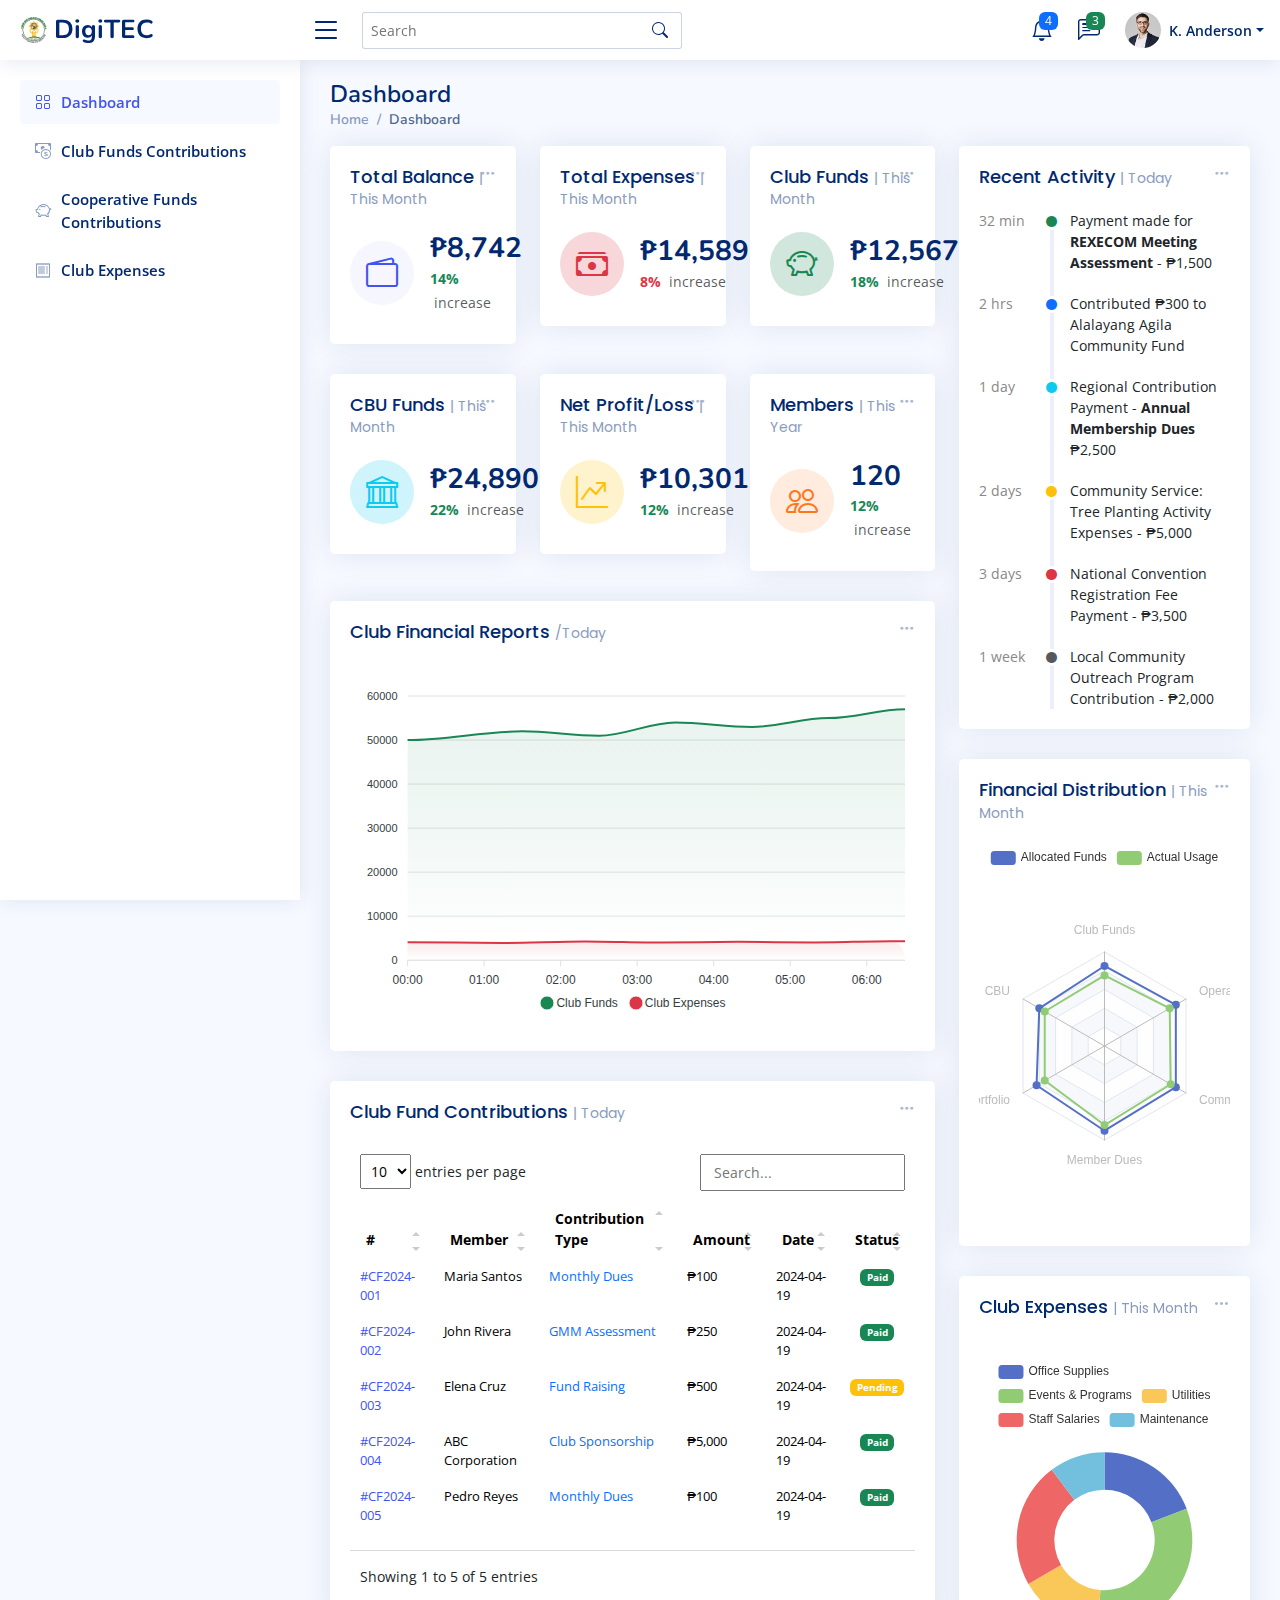
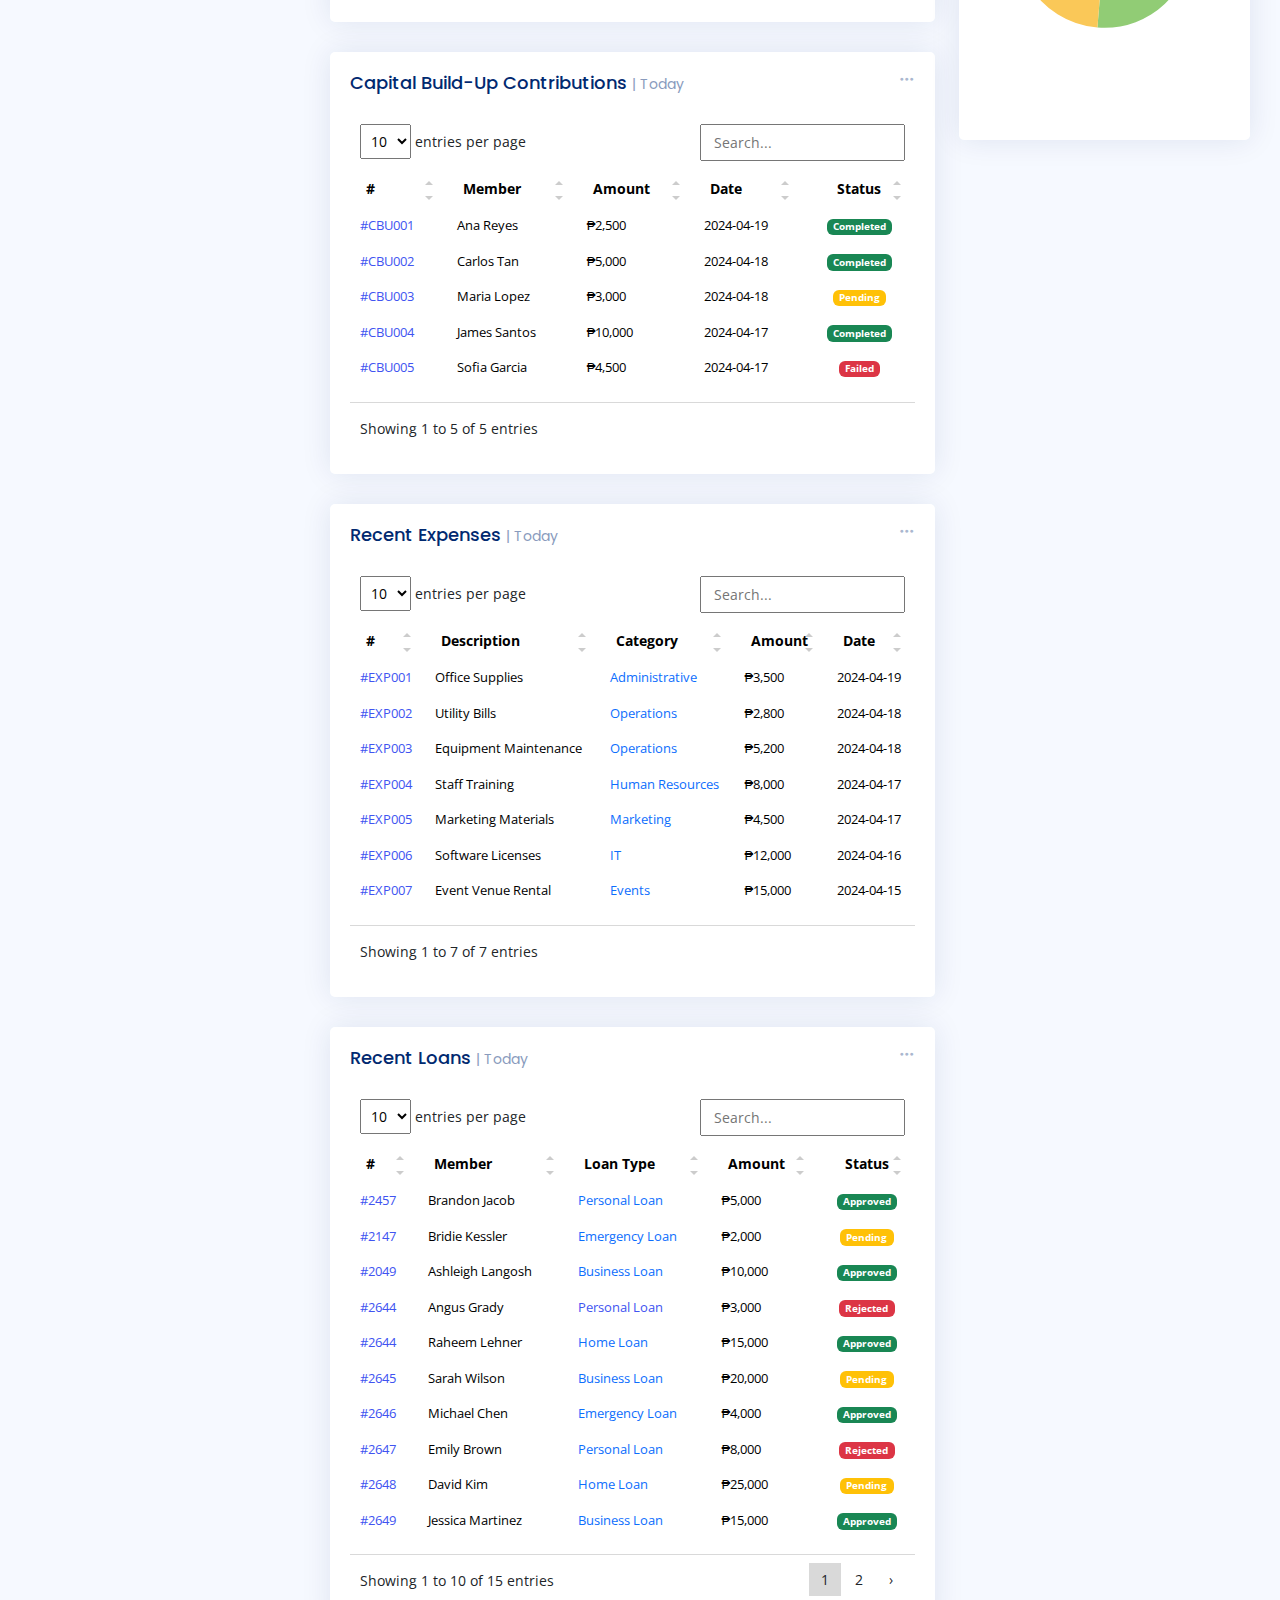
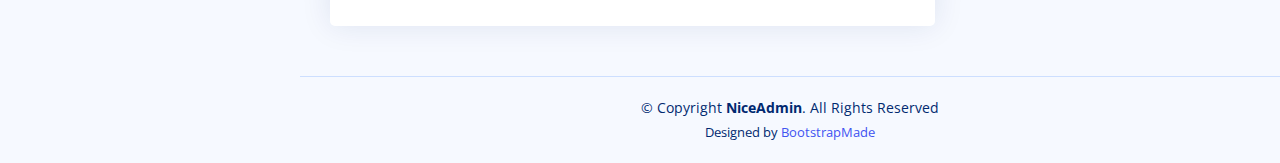
<file: index.html>
<!DOCTYPE html>
<html lang="en">
  <head>
    <meta charset="utf-8" />
    <meta content="width=device-width, initial-scale=1.0" name="viewport" />

    <title>DigiTEC PROTOTYPE</title>
    <meta content="" name="description" />
    <meta content="" name="keywords" />

    <!-- Favicons -->
    <link href="assets/img/ectec_logo.jpeg" rel="icon" />
    <link href="assets/img/apple-touch-icon.png" rel="apple-touch-icon" />

    <!-- Google Fonts -->
    <link href="https://fonts.gstatic.com" rel="preconnect" />
    <link
      href="https://fonts.googleapis.com/css?family=Open+Sans:300,300i,400,400i,600,600i,700,700i|Nunito:300,300i,400,400i,600,600i,700,700i|Poppins:300,300i,400,400i,500,500i,600,600i,700,700i"
      rel="stylesheet"
    />

    <!-- Vendor CSS Files -->
    <link
      href="assets/vendor/bootstrap/css/bootstrap.min.css"
      rel="stylesheet"
    />
    <link
      href="assets/vendor/bootstrap-icons/bootstrap-icons.css"
      rel="stylesheet"
    />
    <link href="assets/vendor/boxicons/css/boxicons.min.css" rel="stylesheet" />
    <link href="assets/vendor/quill/quill.snow.css" rel="stylesheet" />
    <link href="assets/vendor/quill/quill.bubble.css" rel="stylesheet" />
    <link href="assets/vendor/remixicon/remixicon.css" rel="stylesheet" />
    <link href="assets/vendor/simple-datatables/style.css" rel="stylesheet" />

    <!-- Template Main CSS File -->
    <link href="assets/css/style.css" rel="stylesheet" />

    <!-- =======================================================
  * Template Name: NiceAdmin
  * Template URL: https://bootstrapmade.com/nice-admin-bootstrap-admin-html-template/
  * Updated: Apr 20 2024 with Bootstrap v5.3.3
  * Author: BootstrapMade.com
  * License: https://bootstrapmade.com/license/
  ======================================================== -->
  </head>

  <body>
    <!-- ======= Header ======= -->
    <header id="header" class="header fixed-top d-flex align-items-center">
      <div class="d-flex align-items-center justify-content-between">
        <a href="index.html" class="logo d-flex align-items-center">
          <img src="assets/img/ectec_logo.jpeg" alt="" />
          <span class="d-none d-lg-block">DigiTEC</span>
        </a>
        <i class="bi bi-list toggle-sidebar-btn"></i>
      </div>
      <!-- End Logo -->

      <div class="search-bar">
        <form
          class="search-form d-flex align-items-center"
          method="POST"
          action="#"
        >
          <input
            type="text"
            name="query"
            placeholder="Search"
            title="Enter search keyword"
          />
          <button type="submit" title="Search">
            <i class="bi bi-search"></i>
          </button>
        </form>
      </div>
      <!-- End Search Bar -->

      <nav class="header-nav ms-auto">
        <ul class="d-flex align-items-center">
          <li class="nav-item d-block d-lg-none">
            <a class="nav-link nav-icon search-bar-toggle" href="#">
              <i class="bi bi-search"></i>
            </a>
          </li>
          <!-- End Search Icon-->

          <li class="nav-item dropdown">
            <a class="nav-link nav-icon" href="#" data-bs-toggle="dropdown">
              <i class="bi bi-bell"></i>
              <span class="badge bg-primary badge-number">4</span> </a
            ><!-- End Notification Icon -->

            <ul
              class="dropdown-menu dropdown-menu-end dropdown-menu-arrow notifications"
            >
              <li class="dropdown-header">
                You have 4 new notifications
                <a href="#"
                  ><span class="badge rounded-pill bg-primary p-2 ms-2"
                    >View all</span
                  ></a
                >
              </li>
              <li>
                <hr class="dropdown-divider" />
              </li>

              <li class="notification-item">
                <i class="bi bi-exclamation-circle text-warning"></i>
                <div>
                  <h4>Lorem Ipsum</h4>
                  <p>Quae dolorem earum veritatis oditseno</p>
                  <p>30 min. ago</p>
                </div>
              </li>

              <li>
                <hr class="dropdown-divider" />
              </li>

              <li class="notification-item">
                <i class="bi bi-x-circle text-danger"></i>
                <div>
                  <h4>Atque rerum nesciunt</h4>
                  <p>Quae dolorem earum veritatis oditseno</p>
                  <p>1 hr. ago</p>
                </div>
              </li>

              <li>
                <hr class="dropdown-divider" />
              </li>

              <li class="notification-item">
                <i class="bi bi-check-circle text-success"></i>
                <div>
                  <h4>Sit rerum fuga</h4>
                  <p>Quae dolorem earum veritatis oditseno</p>
                  <p>2 hrs. ago</p>
                </div>
              </li>

              <li>
                <hr class="dropdown-divider" />
              </li>

              <li class="notification-item">
                <i class="bi bi-info-circle text-primary"></i>
                <div>
                  <h4>Dicta reprehenderit</h4>
                  <p>Quae dolorem earum veritatis oditseno</p>
                  <p>4 hrs. ago</p>
                </div>
              </li>

              <li>
                <hr class="dropdown-divider" />
              </li>
              <li class="dropdown-footer">
                <a href="#">Show all notifications</a>
              </li>
            </ul>
            <!-- End Notification Dropdown Items -->
          </li>
          <!-- End Notification Nav -->

          <li class="nav-item dropdown">
            <a class="nav-link nav-icon" href="#" data-bs-toggle="dropdown">
              <i class="bi bi-chat-left-text"></i>
              <span class="badge bg-success badge-number">3</span> </a
            ><!-- End Messages Icon -->

            <ul
              class="dropdown-menu dropdown-menu-end dropdown-menu-arrow messages"
            >
              <li class="dropdown-header">
                You have 3 new messages
                <a href="#"
                  ><span class="badge rounded-pill bg-primary p-2 ms-2"
                    >View all</span
                  ></a
                >
              </li>
              <li>
                <hr class="dropdown-divider" />
              </li>

              <li class="message-item">
                <a href="#">
                  <img
                    src="assets/img/messages-1.jpg"
                    alt=""
                    class="rounded-circle"
                  />
                  <div>
                    <h4>Maria Hudson</h4>
                    <p>
                      Velit asperiores et ducimus soluta repudiandae labore
                      officia est ut...
                    </p>
                    <p>4 hrs. ago</p>
                  </div>
                </a>
              </li>
              <li>
                <hr class="dropdown-divider" />
              </li>

              <li class="message-item">
                <a href="#">
                  <img
                    src="assets/img/messages-2.jpg"
                    alt=""
                    class="rounded-circle"
                  />
                  <div>
                    <h4>Anna Nelson</h4>
                    <p>
                      Velit asperiores et ducimus soluta repudiandae labore
                      officia est ut...
                    </p>
                    <p>6 hrs. ago</p>
                  </div>
                </a>
              </li>
              <li>
                <hr class="dropdown-divider" />
              </li>

              <li class="message-item">
                <a href="#">
                  <img
                    src="assets/img/messages-3.jpg"
                    alt=""
                    class="rounded-circle"
                  />
                  <div>
                    <h4>David Muldon</h4>
                    <p>
                      Velit asperiores et ducimus soluta repudiandae labore
                      officia est ut...
                    </p>
                    <p>8 hrs. ago</p>
                  </div>
                </a>
              </li>
              <li>
                <hr class="dropdown-divider" />
              </li>

              <li class="dropdown-footer">
                <a href="#">Show all messages</a>
              </li>
            </ul>
            <!-- End Messages Dropdown Items -->
          </li>
          <!-- End Messages Nav -->

          <li class="nav-item dropdown pe-3">
            <a
              class="nav-link nav-profile d-flex align-items-center pe-0"
              href="#"
              data-bs-toggle="dropdown"
            >
              <img
                src="assets/img/profile-img.jpg"
                alt="Profile"
                class="rounded-circle"
              />
              <span class="d-none d-md-block dropdown-toggle ps-2"
                >K. Anderson</span
              > </a
            ><!-- End Profile Iamge Icon -->

            <ul
              class="dropdown-menu dropdown-menu-end dropdown-menu-arrow profile"
            >
              <li class="dropdown-header">
                <h6>Kevin Anderson</h6>
                <span>Web Designer</span>
              </li>
              <li>
                <hr class="dropdown-divider" />
              </li>

              <li>
                <a
                  class="dropdown-item d-flex align-items-center"
                  href="users-profile.html"
                >
                  <i class="bi bi-person"></i>
                  <span>My Profile</span>
                </a>
              </li>
              <li>
                <hr class="dropdown-divider" />
              </li>

              <li>
                <a
                  class="dropdown-item d-flex align-items-center"
                  href="users-profile.html"
                >
                  <i class="bi bi-gear"></i>
                  <span>Account Settings</span>
                </a>
              </li>
              <li>
                <hr class="dropdown-divider" />
              </li>

              <li>
                <a
                  class="dropdown-item d-flex align-items-center"
                  href="pages-faq.html"
                >
                  <i class="bi bi-question-circle"></i>
                  <span>Need Help?</span>
                </a>
              </li>
              <li>
                <hr class="dropdown-divider" />
              </li>

              <li>
                <a class="dropdown-item d-flex align-items-center" href="#">
                  <i class="bi bi-box-arrow-right"></i>
                  <span>Sign Out</span>
                </a>
              </li>
            </ul>
            <!-- End Profile Dropdown Items -->
          </li>
          <!-- End Profile Nav -->
        </ul>
      </nav>
      <!-- End Icons Navigation -->
    </header>
    <!-- End Header -->

    <!-- ======= Sidebar ======= -->
    <aside id="sidebar" class="sidebar">
      <ul class="sidebar-nav" id="sidebar-nav">
        <li class="nav-item">
          <a class="nav-link" href="index.html">
            <i class="bi bi-grid"></i>
            <span>Dashboard</span>
          </a>
        </li>
        <!-- End Dashboard Nav -->

        <li class="nav-item">
          <a class="nav-link collapsed" href="ECTEC-fund-contributions.html">
            <i class="bi bi-cash-coin"></i>
            <span>Club Funds Contributions</span>
          </a>
        </li>
        <!-- End Club Funds Nav -->

        <li class="nav-item">
          <a class="nav-link collapsed" href="ECTEC-coop-contribution.html">
            <i class="bi bi-piggy-bank"></i>
            <span>Cooperative Funds Contributions</span>
          </a>
        </li>
        <!-- End Cooperative Funds Nav -->

        <li class="nav-item">
          <a class="nav-link collapsed" href="ECTEC-club-expenses.html">
            <i class="bi bi-receipt"></i>
            <span>Club Expenses</span>
          </a>
        </li>
        <!-- End Club Expenses Nav -->

      </ul>
    </aside>
    <!-- End Sidebar-->

    <main id="main" class="main">
      <div class="pagetitle">
        <h1>Dashboard</h1>
        <nav>
          <ol class="breadcrumb">
            <li class="breadcrumb-item"><a href="index.html">Home</a></li>
            <li class="breadcrumb-item active">Dashboard</li>
          </ol>
        </nav>
      </div>
      <!-- End Page Title -->

      <section class="section dashboard">
        <div class="row">
          <!-- Left side columns -->
          <div class="col-lg-8">
            <div class="row">
              <!-- Balance Card -->
              <div class="col-xxl-4 col-xl-4 col-lg-6 col-md-6 col-sm-12">
                <div class="card info-card balance-card">
                  <div class="filter">
                    <a class="icon" href="#" data-bs-toggle="dropdown"
                      ><i class="bi bi-three-dots"></i
                    ></a>
                    <ul
                      class="dropdown-menu dropdown-menu-end dropdown-menu-arrow"
                    >
                      <li class="dropdown-header text-start">
                        <h6>Filter</h6>
                      </li>

                      <li><a class="dropdown-item" href="#">Today</a></li>
                      <li><a class="dropdown-item" href="#">This Month</a></li>
                      <li><a class="dropdown-item" href="#">This Year</a></li>
                    </ul>
                  </div>

                  <div class="card-body">
                    <h5 class="card-title">
                      Total Balance <span>| This Month</span>
                    </h5>

                    <div class="d-flex align-items-center">
                      <div
                        class="card-icon rounded-circle d-flex align-items-center justify-content-center"
                      >
                        <i class="bi bi-wallet2"></i>
                      </div>
                      <div class="ps-3">
                        <h6>₱8,742</h6>
                        <span class="text-success small pt-1 fw-bold">14%</span>
                        <span class="text-muted small pt-2 ps-1">increase</span>
                      </div>
                    </div>
                  </div>
                </div>
              </div>
              <!-- End Balance Card -->

              <!-- Total Expenses Card -->
              <div class="col-xxl-4 col-xl-4 col-lg-6 col-md-6 col-sm-12">
                <div class="card info-card expenses-card">
                  <div class="filter">
                    <a class="icon" href="#" data-bs-toggle="dropdown"
                      ><i class="bi bi-three-dots"></i
                    ></a>
                    <ul
                      class="dropdown-menu dropdown-menu-end dropdown-menu-arrow"
                    >
                      <li class="dropdown-header text-start">
                        <h6>Filter</h6>
                      </li>

                      <li><a class="dropdown-item" href="#">Today</a></li>
                      <li><a class="dropdown-item" href="#">This Month</a></li>
                      <li><a class="dropdown-item" href="#">This Year</a></li>
                    </ul>
                  </div>

                  <div class="card-body">
                    <h5 class="card-title">
                      Total Expenses <span>| This Month</span>
                    </h5>

                    <div class="d-flex align-items-center">
                      <div
                        class="card-icon rounded-circle d-flex align-items-center justify-content-center"
                      >
                        <i class="bi bi-cash-stack"></i>
                      </div>
                      <div class="ps-3">
                        <h6>₱14,589</h6>
                        <span class="text-danger small pt-1 fw-bold">8%</span>
                        <span class="text-muted small pt-2 ps-1">increase</span>
                      </div>
                    </div>
                  </div>
                </div>
              </div>
              <!-- End Expenses Card -->

              <!-- Total Club Funds Card -->
              <div class="col-xxl-4 col-xl-4 col-lg-6 col-md-6 col-sm-12">
                <div class="card info-card club-funds-card">
                  <div class="filter">
                    <a class="icon" href="#" data-bs-toggle="dropdown"
                      ><i class="bi bi-three-dots"></i
                    ></a>
                    <ul
                      class="dropdown-menu dropdown-menu-end dropdown-menu-arrow"
                    >
                      <li class="dropdown-header text-start">
                        <h6>Filter</h6>
                      </li>

                      <li><a class="dropdown-item" href="#">Today</a></li>
                      <li><a class="dropdown-item" href="#">This Month</a></li>
                      <li><a class="dropdown-item" href="#">This Year</a></li>
                    </ul>
                  </div>

                  <div class="card-body">
                    <h5 class="card-title">
                      Club Funds <span>| This Month</span>
                    </h5>

                    <div class="d-flex align-items-center">
                      <div
                        class="card-icon rounded-circle d-flex align-items-center justify-content-center"
                      >
                        <i class="bi bi-piggy-bank"></i>
                      </div>
                      <div class="ps-3">
                        <h6>₱12,567</h6>
                        <span class="text-success small pt-1 fw-bold">18%</span>
                        <span class="text-muted small pt-2 ps-1">increase</span>
                      </div>
                    </div>
                  </div>
                </div>
              </div>
              <!-- End Club Funds Card -->

              <!-- CBU Funds Card -->
              <div class="col-xxl-4 col-xl-4 col-lg-6 col-md-6 col-sm-12">
                <div class="card info-card cbu-card">
                  <div class="filter">
                    <a class="icon" href="#" data-bs-toggle="dropdown"
                      ><i class="bi bi-three-dots"></i
                    ></a>
                    <ul
                      class="dropdown-menu dropdown-menu-end dropdown-menu-arrow"
                    >
                      <li class="dropdown-header text-start">
                        <h6>Filter</h6>
                      </li>

                      <li><a class="dropdown-item" href="#">Today</a></li>
                      <li><a class="dropdown-item" href="#">This Month</a></li>
                      <li><a class="dropdown-item" href="#">This Year</a></li>
                    </ul>
                  </div>

                  <div class="card-body">
                    <h5 class="card-title">
                      CBU Funds <span>| This Month</span>
                    </h5>

                    <div class="d-flex align-items-center">
                      <div
                        class="card-icon rounded-circle d-flex align-items-center justify-content-center"
                      >
                        <i class="bi bi-bank"></i>
                      </div>
                      <div class="ps-3">
                        <h6>₱24,890</h6>
                        <span class="text-success small pt-1 fw-bold">22%</span>
                        <span class="text-muted small pt-2 ps-1">increase</span>
                      </div>
                    </div>
                  </div>
                </div>
              </div>
              <!-- End CBU Funds Card -->

              <!-- Net Profit/Loss Card -->
              <div class="col-xxl-4 col-xl-4 col-lg-6 col-md-6 col-sm-12">
                <div class="card info-card profit-card">
                  <div class="filter">
                    <a class="icon" href="#" data-bs-toggle="dropdown"
                      ><i class="bi bi-three-dots"></i
                    ></a>
                    <ul
                      class="dropdown-menu dropdown-menu-end dropdown-menu-arrow"
                    >
                      <li class="dropdown-header text-start">
                        <h6>Filter</h6>
                      </li>

                      <li><a class="dropdown-item" href="#">Today</a></li>
                      <li><a class="dropdown-item" href="#">This Month</a></li>
                      <li><a class="dropdown-item" href="#">This Year</a></li>
                    </ul>
                  </div>

                  <div class="card-body">
                    <h5 class="card-title">
                      Net Profit/Loss <span>| This Month</span>
                    </h5>

                    <div class="d-flex align-items-center">
                      <div
                        class="card-icon rounded-circle d-flex align-items-center justify-content-center"
                      >
                        <i class="bi bi-graph-up-arrow"></i>
                      </div>
                      <div class="ps-3">
                        <h6>₱10,301</h6>
                        <span class="text-success small pt-1 fw-bold">12%</span>
                        <span class="text-muted small pt-2 ps-1">increase</span>
                      </div>
                    </div>
                  </div>
                </div>
              </div>
              <!-- End Net Profit/Loss Card -->

              <!-- Members Card -->
              <div class="col-xxl-4 col-xl-4 col-lg-6 col-md-6 col-sm-12">
                <div class="card info-card members-card">
                  <div class="filter">
                    <a class="icon" href="#" data-bs-toggle="dropdown"
                      ><i class="bi bi-three-dots"></i
                    ></a>
                    <ul
                      class="dropdown-menu dropdown-menu-end dropdown-menu-arrow"
                    >
                      <li class="dropdown-header text-start">
                        <h6>Filter</h6>
                      </li>

                      <li><a class="dropdown-item" href="#">Today</a></li>
                      <li><a class="dropdown-item" href="#">This Month</a></li>
                      <li><a class="dropdown-item" href="#">This Year</a></li>
                    </ul>
                  </div>

                  <div class="card-body">
                    <h5 class="card-title">Members <span>| This Year</span></h5>

                    <div class="d-flex align-items-center">
                      <div
                        class="card-icon rounded-circle d-flex align-items-center justify-content-center"
                      >
                        <i class="bi bi-people"></i>
                      </div>
                      <div class="ps-3">
                        <h6>120</h6>
                        <span class="text-success small pt-1 fw-bold">12%</span>
                        <span class="text-muted small pt-2 ps-1">increase</span>
                      </div>
                    </div>
                  </div>
                </div>
              </div>
              <!-- End Members Card -->

              <!-- Club Financial Reports -->
              <div class="col-12">
                <div class="card">
                  <div class="filter">
                    <a class="icon" href="#" data-bs-toggle="dropdown"
                      ><i class="bi bi-three-dots"></i
                    ></a>
                    <ul
                      class="dropdown-menu dropdown-menu-end dropdown-menu-arrow"
                    >
                      <li class="dropdown-header text-start">
                        <h6>Filter</h6>
                      </li>

                      <li><a class="dropdown-item" href="#">Today</a></li>
                      <li><a class="dropdown-item" href="#">This Month</a></li>
                      <li><a class="dropdown-item" href="#">This Year</a></li>
                    </ul>
                  </div>

                  <div class="card-body">
                    <h5 class="card-title">
                      Club Financial Reports <span>/Today</span>
                    </h5>

                    <!-- Line Chart -->
                    <div id="reportsChart"></div>

                    <script>
                      document.addEventListener("DOMContentLoaded", () => {
                        new ApexCharts(
                          document.querySelector("#reportsChart"),
                          {
                            series: [
                              {
                                name: "Club Funds",
                                data: [
                                  50000, 52000, 51000, 54000, 53000, 55000,
                                  57000,
                                ],
                              },
                              {
                                name: "Club Expenses",
                                data: [
                                  5000, 4800, 5200, 4900, 5100, 4950, 5300,
                                ],
                              },
                            ],
                            chart: {
                              height: 350,
                              type: "area",
                              toolbar: {
                                show: false,
                              },
                            },
                            markers: {
                              size: 4,
                            },
                            colors: ["#198754", "#dc3545"],
                            fill: {
                              type: "gradient",
                              gradient: {
                                shadeIntensity: 1,
                                opacityFrom: 0.3,
                                opacityTo: 0.4,
                                stops: [0, 90, 100],
                              },
                            },
                            dataLabels: {
                              enabled: false,
                            },
                            stroke: {
                              curve: "smooth",
                              width: 2,
                            },
                            xaxis: {
                              type: "datetime",
                              categories: [
                                "2024-04-19T00:00:00.000Z",
                                "2024-04-19T01:30:00.000Z",
                                "2024-04-19T02:30:00.000Z",
                                "2024-04-19T03:30:00.000Z",
                                "2024-04-19T04:30:00.000Z",
                                "2024-04-19T05:30:00.000Z",
                                "2024-04-19T06:30:00.000Z",
                              ],
                            },
                            tooltip: {
                              x: {
                                format: "dd/MM/yy HH:mm",
                              },
                            },
                          }
                        ).render();
                      });
                    </script>
                    <!-- End Line Chart -->
                  </div>
                </div>
              </div>
              <!-- End Club Financial Reports -->

              <!-- Club Fund Contributions -->
              <div class="col-12">
                <div class="card recent-sales overflow-auto">
                  <div class="filter">
                    <a class="icon" href="#" data-bs-toggle="dropdown"
                      ><i class="bi bi-three-dots"></i
                    ></a>
                    <ul
                      class="dropdown-menu dropdown-menu-end dropdown-menu-arrow"
                    >
                      <li class="dropdown-header text-start">
                        <h6>Filter</h6>
                      </li>
                      <li><a class="dropdown-item" href="#">Today</a></li>
                      <li><a class="dropdown-item" href="#">This Month</a></li>
                      <li><a class="dropdown-item" href="#">This Year</a></li>
                    </ul>
                  </div>

                  <div class="card-body">
                    <h5 class="card-title">
                      Club Fund Contributions <span>| Today</span>
                    </h5>

                    <table class="table table-borderless datatable">
                      <thead>
                        <tr>
                          <th scope="col">#</th>
                          <th scope="col">Member</th>
                          <th scope="col">Contribution Type</th>
                          <th scope="col">Amount</th>
                          <th scope="col">Date</th>
                          <th scope="col" class="text-center">Status</th>
                        </tr>
                      </thead>
                      <tbody>
                        <tr>
                          <th scope="row"><a href="#">#CF2024-001</a></th>
                          <td>Maria Santos</td>
                          <td>
                            <a href="#" class="text-primary">Monthly Dues</a>
                          </td>
                          <td>₱100</td>
                          <td>2024-04-19</td>
                          <td class="text-center">
                            <span class="badge bg-success">Paid</span>
                          </td>
                        </tr>
                        <tr>
                          <th scope="row"><a href="#">#CF2024-002</a></th>
                          <td>John Rivera</td>
                          <td>
                            <a href="#" class="text-primary">GMM Assessment</a>
                          </td>
                          <td>₱250</td>
                          <td>2024-04-19</td>
                          <td class="text-center">
                            <span class="badge bg-success">Paid</span>
                          </td>
                        </tr>
                        <tr>
                          <th scope="row"><a href="#">#CF2024-003</a></th>
                          <td>Elena Cruz</td>
                          <td>
                            <a href="#" class="text-primary">Fund Raising</a>
                          </td>
                          <td>₱500</td>
                          <td>2024-04-19</td>
                          <td class="text-center">
                            <span class="badge bg-warning">Pending</span>
                          </td>
                        </tr>
                        <tr>
                          <th scope="row"><a href="#">#CF2024-004</a></th>
                          <td>ABC Corporation</td>
                          <td>
                            <a href="#" class="text-primary"
                              >Club Sponsorship</a
                            >
                          </td>
                          <td>₱5,000</td>
                          <td>2024-04-19</td>
                          <td class="text-center">
                            <span class="badge bg-success">Paid</span>
                          </td>
                        </tr>
                        <tr>
                          <th scope="row"><a href="#">#CF2024-005</a></th>
                          <td>Pedro Reyes</td>
                          <td>
                            <a href="#" class="text-primary">Monthly Dues</a>
                          </td>
                          <td>₱100</td>
                          <td>2024-04-19</td>
                          <td class="text-center">
                            <span class="badge bg-success">Paid</span>
                          </td>
                        </tr>
                      </tbody>
                    </table>
                  </div>
                </div>
              </div>
              <!-- End Club Fund Contributions -->

              <!-- CBU Contributions -->
              <div class="col-12">
                <div class="card recent-sales overflow-auto">
                  <div class="filter">
                    <a class="icon" href="#" data-bs-toggle="dropdown"
                      ><i class="bi bi-three-dots"></i
                    ></a>
                    <ul
                      class="dropdown-menu dropdown-menu-end dropdown-menu-arrow"
                    >
                      <li class="dropdown-header text-start">
                        <h6>Filter</h6>
                      </li>
                      <li><a class="dropdown-item" href="#">Today</a></li>
                      <li><a class="dropdown-item" href="#">This Month</a></li>
                      <li><a class="dropdown-item" href="#">This Year</a></li>
                    </ul>
                  </div>

                  <div class="card-body">
                    <h5 class="card-title">
                      Capital Build-Up Contributions <span>| Today</span>
                    </h5>

                    <table class="table table-borderless datatable">
                      <thead>
                        <tr>
                          <th scope="col">#</th>
                          <th scope="col">Member</th>
                          <th scope="col">Amount</th>
                          <th scope="col">Date</th>
                          <th scope="col" class="text-center">Status</th>
                        </tr>
                      </thead>
                      <tbody>
                        <tr>
                          <th scope="row"><a href="#">#CBU001</a></th>
                          <td>Ana Reyes</td>
                          <td>₱2,500</td>
                          <td>2024-04-19</td>
                          <td class="text-center">
                            <span class="badge bg-success">Completed</span>
                          </td>
                        </tr>
                        <tr>
                          <th scope="row"><a href="#">#CBU002</a></th>
                          <td>Carlos Tan</td>
                          <td>₱5,000</td>
                          <td>2024-04-18</td>
                          <td class="text-center">
                            <span class="badge bg-success">Completed</span>
                          </td>
                        </tr>
                        <tr>
                          <th scope="row"><a href="#">#CBU003</a></th>
                          <td>Maria Lopez</td>
                          <td>₱3,000</td>
                          <td>2024-04-18</td>
                          <td class="text-center">
                            <span class="badge bg-warning">Pending</span>
                          </td>
                        </tr>
                        <tr>
                          <th scope="row"><a href="#">#CBU004</a></th>
                          <td>James Santos</td>
                          <td>₱10,000</td>
                          <td>2024-04-17</td>
                          <td class="text-center">
                            <span class="badge bg-success">Completed</span>
                          </td>
                        </tr>
                        <tr>
                          <th scope="row"><a href="#">#CBU005</a></th>
                          <td>Sofia Garcia</td>
                          <td>₱4,500</td>
                          <td>2024-04-17</td>
                          <td class="text-center">
                            <span class="badge bg-danger">Failed</span>
                          </td>
                        </tr>
                      </tbody>
                    </table>
                  </div>
                </div>
              </div>
              <!-- End CBU Contributions -->

              <!-- Recent Expenses -->
              <div class="col-12">
                <div class="card recent-sales overflow-auto">
                  <div class="filter">
                    <a class="icon" href="#" data-bs-toggle="dropdown"
                      ><i class="bi bi-three-dots"></i
                    ></a>
                    <ul
                      class="dropdown-menu dropdown-menu-end dropdown-menu-arrow"
                    >
                      <li class="dropdown-header text-start">
                        <h6>Filter</h6>
                      </li>
                      <li><a class="dropdown-item" href="#">Today</a></li>
                      <li><a class="dropdown-item" href="#">This Month</a></li>
                      <li><a class="dropdown-item" href="#">This Year</a></li>
                    </ul>
                  </div>

                  <div class="card-body">
                    <h5 class="card-title">
                      Recent Expenses <span>| Today</span>
                    </h5>

                    <table class="table table-borderless datatable">
                      <thead>
                        <tr>
                          <th scope="col">#</th>
                          <th scope="col">Description</th>
                          <th scope="col">Category</th>
                          <th scope="col">Amount</th>
                          <th scope="col">Date</th>
                        </tr>
                      </thead>
                      <tbody>
                        <tr>
                          <th scope="row"><a href="#">#EXP001</a></th>
                          <td>Office Supplies</td>
                          <td>
                            <a href="#" class="text-primary">Administrative</a>
                          </td>
                          <td>₱3,500</td>
                          <td>2024-04-19</td>
                        </tr>
                        <tr>
                          <th scope="row"><a href="#">#EXP002</a></th>
                          <td>Utility Bills</td>
                          <td>
                            <a href="#" class="text-primary">Operations</a>
                          </td>
                          <td>₱2,800</td>
                          <td>2024-04-18</td>
                        </tr>
                        <tr>
                          <th scope="row"><a href="#">#EXP003</a></th>
                          <td>Equipment Maintenance</td>
                          <td>
                            <a href="#" class="text-primary">Operations</a>
                          </td>
                          <td>₱5,200</td>
                          <td>2024-04-18</td>
                        </tr>
                        <tr>
                          <th scope="row"><a href="#">#EXP004</a></th>
                          <td>Staff Training</td>
                          <td>
                            <a href="#" class="text-primary">Human Resources</a>
                          </td>
                          <td>₱8,000</td>
                          <td>2024-04-17</td>
                        </tr>
                        <tr>
                          <th scope="row"><a href="#">#EXP005</a></th>
                          <td>Marketing Materials</td>
                          <td>
                            <a href="#" class="text-primary">Marketing</a>
                          </td>
                          <td>₱4,500</td>
                          <td>2024-04-17</td>
                        </tr>
                        <tr>
                          <th scope="row"><a href="#">#EXP006</a></th>
                          <td>Software Licenses</td>
                          <td><a href="#" class="text-primary">IT</a></td>
                          <td>₱12,000</td>
                          <td>2024-04-16</td>
                        </tr>
                        <tr>
                          <th scope="row"><a href="#">#EXP007</a></th>
                          <td>Event Venue Rental</td>
                          <td><a href="#" class="text-primary">Events</a></td>
                          <td>₱15,000</td>
                          <td>2024-04-15</td>
                        </tr>
                      </tbody>
                    </table>
                  </div>
                </div>
              </div>
              <!-- End Recent Expenses -->

              <!-- Recent Loans -->
              <div class="col-12">
                <div class="card recent-sales overflow-auto">
                  <div class="filter">
                    <a class="icon" href="#" data-bs-toggle="dropdown"
                      ><i class="bi bi-three-dots"></i
                    ></a>
                    <ul
                      class="dropdown-menu dropdown-menu-end dropdown-menu-arrow"
                    >
                      <li class="dropdown-header text-start">
                        <h6>Filter</h6>
                      </li>

                      <li><a class="dropdown-item" href="#">Today</a></li>
                      <li><a class="dropdown-item" href="#">This Month</a></li>
                      <li><a class="dropdown-item" href="#">This Year</a></li>
                    </ul>
                  </div>

                  <div class="card-body">
                    <h5 class="card-title">
                      Recent Loans <span>| Today</span>
                    </h5>

                    <table class="table table-borderless datatable">
                      <thead>
                        <tr>
                          <th scope="col">#</th>
                          <th scope="col">Member</th>
                          <th scope="col">Loan Type</th>
                          <th scope="col">Amount</th>
                          <th scope="col" class="text-center">Status</th>
                        </tr>
                      </thead>
                      <tbody>
                        <tr>
                          <th scope="row"><a href="#">#2457</a></th>
                          <td>Brandon Jacob</td>
                          <td>
                            <a href="#" class="text-primary">Personal Loan</a>
                          </td>
                          <td>₱5,000</td>
                          <td class="text-center">
                            <span class="badge bg-success">Approved</span>
                          </td>
                        </tr>
                        <tr>
                          <th scope="row"><a href="#">#2147</a></th>
                          <td>Bridie Kessler</td>
                          <td>
                            <a href="#" class="text-primary">Emergency Loan</a>
                          </td>
                          <td>₱2,000</td>
                          <td class="text-center">
                            <span class="badge bg-warning">Pending</span>
                          </td>
                        </tr>
                        <tr>
                          <th scope="row"><a href="#">#2049</a></th>
                          <td>Ashleigh Langosh</td>
                          <td>
                            <a href="#" class="text-primary">Business Loan</a>
                          </td>
                          <td>₱10,000</td>
                          <td class="text-center">
                            <span class="badge bg-success">Approved</span>
                          </td>
                        </tr>
                        <tr>
                          <th scope="row"><a href="#">#2644</a></th>
                          <td>Angus Grady</td>
                          <td>
                            <a href="#" class="text-primar">Personal Loan</a>
                          </td>
                          <td>₱3,000</td>
                          <td class="text-center">
                            <span class="badge bg-danger">Rejected</span>
                          </td>
                        </tr>
                        <tr>
                          <th scope="row"><a href="#">#2644</a></th>
                          <td>Raheem Lehner</td>
                          <td>
                            <a href="#" class="text-primary">Home Loan</a>
                          </td>
                          <td>₱15,000</td>
                          <td class="text-center">
                            <span class="badge bg-success">Approved</span>
                          </td>
                        </tr>
                        <tr>
                          <th scope="row"><a href="#">#2645</a></th>
                          <td>Sarah Wilson</td>
                          <td>
                            <a href="#" class="text-primary">Business Loan</a>
                          </td>
                          <td>₱20,000</td>
                          <td class="text-center">
                            <span class="badge bg-warning">Pending</span>
                          </td>
                        </tr>
                        <tr>
                          <th scope="row"><a href="#">#2646</a></th>
                          <td>Michael Chen</td>
                          <td>
                            <a href="#" class="text-primary">Emergency Loan</a>
                          </td>
                          <td>₱4,000</td>
                          <td class="text-center">
                            <span class="badge bg-success">Approved</span>
                          </td>
                        </tr>
                        <tr>
                          <th scope="row"><a href="#">#2647</a></th>
                          <td>Emily Brown</td>
                          <td>
                            <a href="#" class="text-primary">Personal Loan</a>
                          </td>
                          <td>₱8,000</td>
                          <td class="text-center">
                            <span class="badge bg-danger">Rejected</span>
                          </td>
                        </tr>
                        <tr>
                          <th scope="row"><a href="#">#2648</a></th>
                          <td>David Kim</td>
                          <td>
                            <a href="#" class="text-primary">Home Loan</a>
                          </td>
                          <td>₱25,000</td>
                          <td class="text-center">
                            <span class="badge bg-warning">Pending</span>
                          </td>
                        </tr>
                        <tr>
                          <th scope="row"><a href="#">#2649</a></th>
                          <td>Jessica Martinez</td>
                          <td>
                            <a href="#" class="text-primary">Business Loan</a>
                          </td>
                          <td>₱15,000</td>
                          <td class="text-center">
                            <span class="badge bg-success">Approved</span>
                          </td>
                        </tr>
                        <tr>
                          <th scope="row"><a href="#">#2650</a></th>
                          <td>Ryan Taylor</td>
                          <td>
                            <a href="#" class="text-primary">Emergency Loan</a>
                          </td>
                          <td>₱3,500</td>
                          <td class="text-center">
                            <span class="badge bg-warning">Pending</span>
                          </td>
                        </tr>
                        <tr>
                          <th scope="row"><a href="#">#2651</a></th>
                          <td>Sophie Anderson</td>
                          <td>
                            <a href="#" class="text-primary">Personal Loan</a>
                          </td>
                          <td>₱6,000</td>
                          <td class="text-center">
                            <span class="badge bg-success">Approved</span>
                          </td>
                        </tr>
                        <tr>
                          <th scope="row"><a href="#">#2652</a></th>
                          <td>Daniel Lee</td>
                          <td>
                            <a href="#" class="text-primary">Home Loan</a>
                          </td>
                          <td>₱30,000</td>
                          <td class="text-center">
                            <span class="badge bg-danger">Rejected</span>
                          </td>
                        </tr>
                        <tr>
                          <th scope="row"><a href="#">#2653</a></th>
                          <td>Emma Garcia</td>
                          <td>
                            <a href="#" class="text-primary">Business Loan</a>
                          </td>
                          <td>₱12,000</td>
                          <td class="text-center">
                            <span class="badge bg-warning">Pending</span>
                          </td>
                        </tr>
                        <tr>
                          <th scope="row"><a href="#">#2654</a></th>
                          <td>William Johnson</td>
                          <td>
                            <a href="#" class="text-primary">Emergency Loan</a>
                          </td>
                          <td>₱5,500</td>
                          <td class="text-center">
                            <span class="badge bg-success">Approved</span>
                          </td>
                        </tr>
                      </tbody>
                    </table>
                  </div>
                </div>
              </div>
              <!-- End Recent Loans -->
            </div>
          </div>
          <!-- End Left side columns -->

          <!-- Right side columns -->
          <div class="col-lg-4">
            <!-- Recent Activity -->
            <div class="card">
              <div class="filter">
                <a class="icon" href="#" data-bs-toggle="dropdown"
                  ><i class="bi bi-three-dots"></i
                ></a>
                <ul class="dropdown-menu dropdown-menu-end dropdown-menu-arrow">
                  <li class="dropdown-header text-start">
                    <h6>Filter</h6>
                  </li>

                  <li><a class="dropdown-item" href="#">Today</a></li>
                  <li><a class="dropdown-item" href="#">This Month</a></li>
                  <li><a class="dropdown-item" href="#">This Year</a></li>
                </ul>
              </div>

              <div class="card-body">
                <h5 class="card-title">Recent Activity <span>| Today</span></h5>

                <div class="activity">
                  <div class="activity-item d-flex">
                    <div class="activite-label">32 min</div>
                    <i
                      class="bi bi-circle-fill activity-badge text-success align-self-start"
                    ></i>
                    <div class="activity-content">
                      Payment made for
                      <a href="#" class="fw-bold text-dark"
                        >REXECOM Meeting Assessment</a
                      >
                      - ₱1,500
                    </div>
                  </div>
                  <!-- End activity item-->

                  <div class="activity-item d-flex">
                    <div class="activite-label">2 hrs</div>
                    <i
                      class="bi bi-circle-fill activity-badge text-primary align-self-start"
                    ></i>
                    <div class="activity-content">
                      Contributed ₱300 to Alalayang Agila Community Fund
                    </div>
                  </div>
                  <!-- End activity item-->

                  <div class="activity-item d-flex">
                    <div class="activite-label">1 day</div>
                    <i
                      class="bi bi-circle-fill activity-badge text-info align-self-start"
                    ></i>
                    <div class="activity-content">
                      Regional Contribution Payment -
                      <a href="#" class="fw-bold text-dark"
                        >Annual Membership Dues</a
                      >
                      ₱2,500
                    </div>
                  </div>
                  <!-- End activity item-->

                  <div class="activity-item d-flex">
                    <div class="activite-label">2 days</div>
                    <i
                      class="bi bi-circle-fill activity-badge text-warning align-self-start"
                    ></i>
                    <div class="activity-content">
                      Community Service: Tree Planting Activity Expenses -
                      ₱5,000
                    </div>
                  </div>
                  <!-- End activity item-->

                  <div class="activity-item d-flex">
                    <div class="activite-label">3 days</div>
                    <i
                      class="bi bi-circle-fill activity-badge text-danger align-self-start"
                    ></i>
                    <div class="activity-content">
                      National Convention Registration Fee Payment - ₱3,500
                    </div>
                  </div>
                  <!-- End activity item-->

                  <div class="activity-item d-flex">
                    <div class="activite-label">1 week</div>
                    <i
                      class="bi bi-circle-fill activity-badge text-muted align-self-start"
                    ></i>
                    <div class="activity-content">
                      Local Community Outreach Program Contribution - ₱2,000
                    </div>
                  </div>
                  <!-- End activity item-->
                </div>
              </div>
            </div>
            <!-- End Recent Activity -->

            <!-- Budget Report -->
            <div class="card">
              <div class="filter">
                <a class="icon" href="#" data-bs-toggle="dropdown"
                  ><i class="bi bi-three-dots"></i
                ></a>
                <ul class="dropdown-menu dropdown-menu-end dropdown-menu-arrow">
                  <li class="dropdown-header text-start">
                    <h6>Filter</h6>
                  </li>

                  <li><a class="dropdown-item" href="#">Today</a></li>
                  <li><a class="dropdown-item" href="#">This Month</a></li>
                  <li><a class="dropdown-item" href="#">This Year</a></li>
                </ul>
              </div>

              <div class="card-body pb-0">
                <h5 class="card-title">
                  Financial Distribution <span>| This Month</span>
                </h5>

                <div
                  id="budgetChart"
                  style="min-height: 400px"
                  class="echart"
                ></div>

                <script>
                  document.addEventListener("DOMContentLoaded", () => {
                    var budgetChart = echarts
                      .init(document.querySelector("#budgetChart"))
                      .setOption({
                        legend: {
                          data: ["Allocated Funds", "Actual Usage"],
                        },
                        radar: {
                          indicator: [
                            {
                              name: "Club Funds",
                              max: 100000,
                            },
                            {
                              name: "CBU",
                              max: 150000,
                            },
                            {
                              name: "Loan Portfolio",
                              max: 300000,
                            },
                            {
                              name: "Member Dues",
                              max: 50000,
                            },
                            {
                              name: "Community Projects",
                              max: 80000,
                            },
                            {
                              name: "Operating Expenses",
                              max: 40000,
                            },
                          ],
                        },
                        series: [
                          {
                            name: "Funds Distribution",
                            type: "radar",
                            data: [
                              {
                                value: [
                                  85000, 120000, 250000, 45000, 70000, 35000,
                                ],
                                name: "Allocated Funds",
                              },
                              {
                                value: [
                                  75000, 110000, 220000, 42000, 65000, 32000,
                                ],
                                name: "Actual Usage",
                              },
                            ],
                          },
                        ],
                      });
                  });
                </script>
              </div>
            </div>
            <!-- End Budget Report -->

            <!-- Club Expenses -->
            <div class="card">
              <div class="filter">
                <a class="icon" href="#" data-bs-toggle="dropdown"
                  ><i class="bi bi-three-dots"></i
                ></a>
                <ul class="dropdown-menu dropdown-menu-end dropdown-menu-arrow">
                  <li class="dropdown-header text-start">
                    <h6>Filter</h6>
                  </li>

                  <li><a class="dropdown-item" href="#">Today</a></li>
                  <li><a class="dropdown-item" href="#">This Month</a></li>
                  <li><a class="dropdown-item" href="#">This Year</a></li>
                </ul>
              </div>

              <div class="card-body pb-0">
                <h5 class="card-title">
                  Club Expenses <span>| This Month</span>
                </h5>

                <div
                  id="expensesChart"
                  style="min-height: 400px"
                  class="echart"
                ></div>

                <script>
                  document.addEventListener("DOMContentLoaded", () => {
                    echarts
                      .init(document.querySelector("#expensesChart"))
                      .setOption({
                        tooltip: {
                          trigger: "item",
                          formatter: "{a} <br/>{b}: ₱{c} ({d}%)",
                        },
                        legend: {
                          top: "5%",
                          left: "center",
                        },
                        series: [
                          {
                            name: "Expenses",
                            type: "pie",
                            radius: ["40%", "70%"],
                            avoidLabelOverlap: false,
                            label: {
                              show: false,
                              position: "center",
                            },
                            emphasis: {
                              label: {
                                show: true,
                                fontSize: "18",
                                fontWeight: "bold",
                              },
                            },
                            labelLine: {
                              show: false,
                            },
                            data: [
                              {
                                value: 15000,
                                name: "Office Supplies",
                              },
                              {
                                value: 25000,
                                name: "Events & Programs",
                              },
                              {
                                value: 12000,
                                name: "Utilities",
                              },
                              {
                                value: 18000,
                                name: "Staff Salaries",
                              },
                              {
                                value: 8000,
                                name: "Maintenance",
                              },
                            ],
                          },
                        ],
                      });
                  });
                </script>
              </div>
            </div>
            <!-- End Club Expenses -->
          </div>
          <!-- End Right side columns -->
        </div>
      </section>
    </main>
    <!-- End #main -->

    <!-- ======= Footer ======= -->
    <footer id="footer" class="footer">
      <div class="copyright">
        &copy; Copyright <strong><span>NiceAdmin</span></strong
        >. All Rights Reserved
      </div>
      <div class="credits">
        <!-- All the links in the footer should remain intact. -->
        <!-- You can delete the links only if you purchased the pro version. -->
        <!-- Licensing information: https://bootstrapmade.com/license/ -->
        <!-- Purchase the pro version with working PHP/AJAX contact form: https://bootstrapmade.com/nice-admin-bootstrap-admin-html-template/ -->
        Designed by <a href="https://bootstrapmade.com/">BootstrapMade</a>
      </div>
    </footer>
    <!-- End Footer -->

    <a
      href="#"
      class="back-to-top d-flex align-items-center justify-content-center"
      ><i class="bi bi-arrow-up-short"></i
    ></a>

    <!-- Vendor JS Files -->
    <script src="assets/vendor/apexcharts/apexcharts.min.js"></script>
    <script src="assets/vendor/bootstrap/js/bootstrap.bundle.min.js"></script>
    <script src="assets/vendor/chart.js/chart.umd.js"></script>
    <script src="assets/vendor/echarts/echarts.min.js"></script>
    <script src="assets/vendor/quill/quill.js"></script>
    <script src="assets/vendor/simple-datatables/simple-datatables.js"></script>
    <script src="assets/vendor/tinymce/tinymce.min.js"></script>
    <script src="assets/vendor/php-email-form/validate.js"></script>

    <!-- Template Main JS File -->
    <script src="assets/js/main.js"></script>
  </body>
</html>
</file>
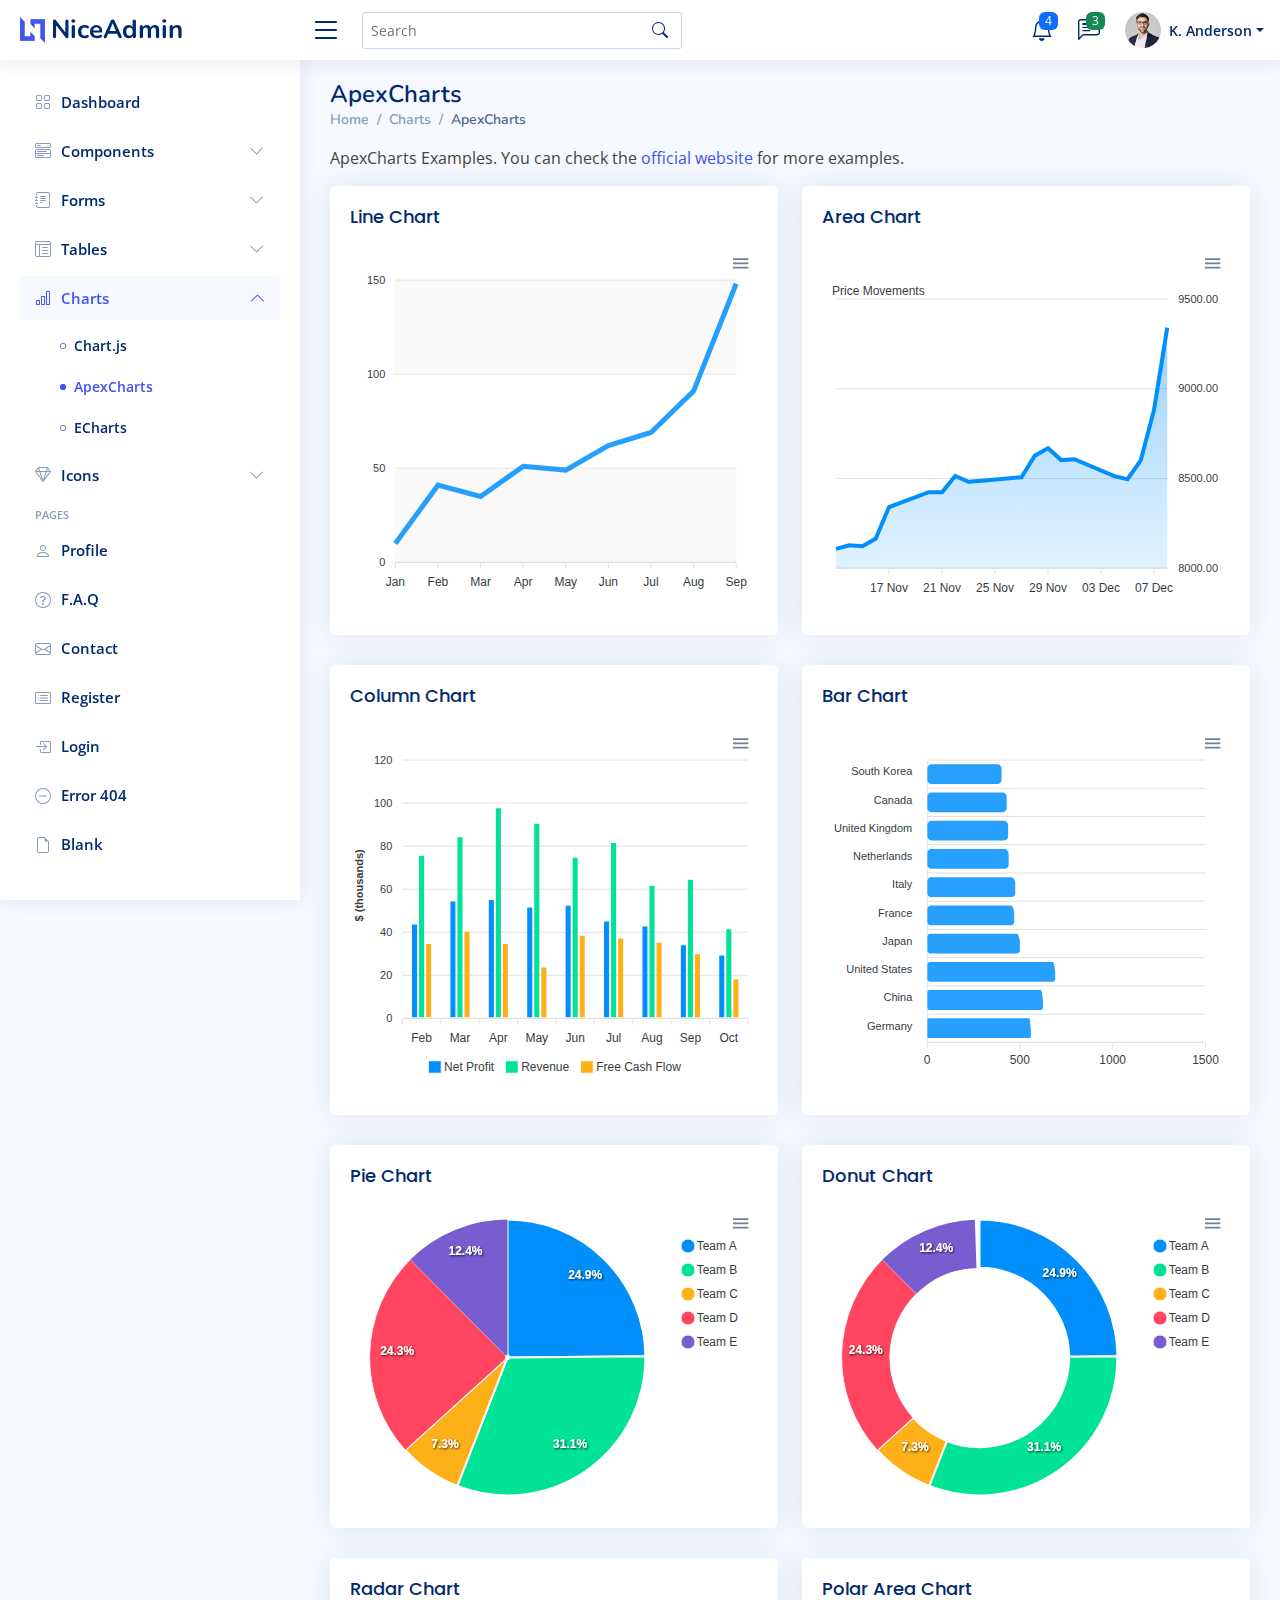
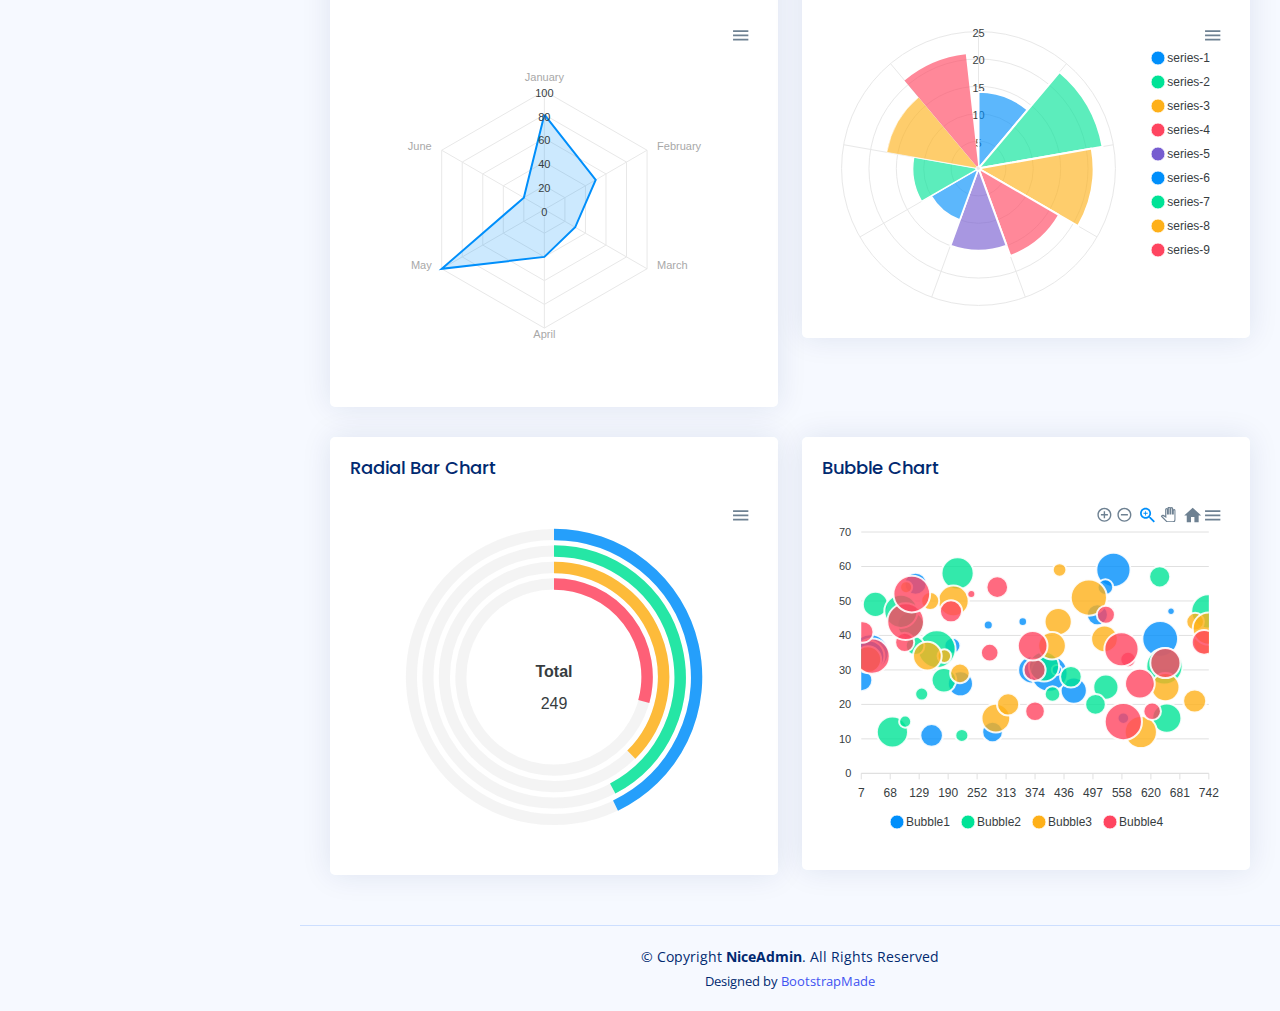
<file: charts-apexcharts.html>
<!DOCTYPE html>
<html lang="en">

<head>
  <meta charset="utf-8">
  <meta content="width=device-width, initial-scale=1.0" name="viewport">

  <title>Charts / ApexCharts - NiceAdmin Bootstrap Template</title>
  <meta content="" name="description">
  <meta content="" name="keywords">

  <!-- Favicons -->
  <link href="assets/img/favicon.png" rel="icon">
  <link href="assets/img/apple-touch-icon.png" rel="apple-touch-icon">

  <!-- Google Fonts -->
  <link href="https://fonts.gstatic.com" rel="preconnect">
  <link href="https://fonts.googleapis.com/css?family=Open+Sans:300,300i,400,400i,600,600i,700,700i|Nunito:300,300i,400,400i,600,600i,700,700i|Poppins:300,300i,400,400i,500,500i,600,600i,700,700i" rel="stylesheet">

  <!-- Vendor CSS Files -->
  <link href="assets/vendor/bootstrap/css/bootstrap.min.css" rel="stylesheet">
  <link href="assets/vendor/bootstrap-icons/bootstrap-icons.css" rel="stylesheet">
  <link href="assets/vendor/boxicons/css/boxicons.min.css" rel="stylesheet">
  <link href="assets/vendor/quill/quill.snow.css" rel="stylesheet">
  <link href="assets/vendor/quill/quill.bubble.css" rel="stylesheet">
  <link href="assets/vendor/remixicon/remixicon.css" rel="stylesheet">
  <link href="assets/vendor/simple-datatables/style.css" rel="stylesheet">

  <!-- Template Main CSS File -->
  <link href="assets/css/style.css" rel="stylesheet">

  <!-- =======================================================
  * Template Name: NiceAdmin
  * Template URL: https://bootstrapmade.com/nice-admin-bootstrap-admin-html-template/
  * Updated: Apr 20 2024 with Bootstrap v5.3.3
  * Author: BootstrapMade.com
  * License: https://bootstrapmade.com/license/
  ======================================================== -->
</head>

<body>

  <!-- ======= Header ======= -->
  <header id="header" class="header fixed-top d-flex align-items-center">

    <div class="d-flex align-items-center justify-content-between">
      <a href="index.html" class="logo d-flex align-items-center">
        <img src="assets/img/logo.png" alt="">
        <span class="d-none d-lg-block">NiceAdmin</span>
      </a>
      <i class="bi bi-list toggle-sidebar-btn"></i>
    </div><!-- End Logo -->

    <div class="search-bar">
      <form class="search-form d-flex align-items-center" method="POST" action="#">
        <input type="text" name="query" placeholder="Search" title="Enter search keyword">
        <button type="submit" title="Search"><i class="bi bi-search"></i></button>
      </form>
    </div><!-- End Search Bar -->

    <nav class="header-nav ms-auto">
      <ul class="d-flex align-items-center">

        <li class="nav-item d-block d-lg-none">
          <a class="nav-link nav-icon search-bar-toggle " href="#">
            <i class="bi bi-search"></i>
          </a>
        </li><!-- End Search Icon-->

        <li class="nav-item dropdown">

          <a class="nav-link nav-icon" href="#" data-bs-toggle="dropdown">
            <i class="bi bi-bell"></i>
            <span class="badge bg-primary badge-number">4</span>
          </a><!-- End Notification Icon -->

          <ul class="dropdown-menu dropdown-menu-end dropdown-menu-arrow notifications">
            <li class="dropdown-header">
              You have 4 new notifications
              <a href="#"><span class="badge rounded-pill bg-primary p-2 ms-2">View all</span></a>
            </li>
            <li>
              <hr class="dropdown-divider">
            </li>

            <li class="notification-item">
              <i class="bi bi-exclamation-circle text-warning"></i>
              <div>
                <h4>Lorem Ipsum</h4>
                <p>Quae dolorem earum veritatis oditseno</p>
                <p>30 min. ago</p>
              </div>
            </li>

            <li>
              <hr class="dropdown-divider">
            </li>

            <li class="notification-item">
              <i class="bi bi-x-circle text-danger"></i>
              <div>
                <h4>Atque rerum nesciunt</h4>
                <p>Quae dolorem earum veritatis oditseno</p>
                <p>1 hr. ago</p>
              </div>
            </li>

            <li>
              <hr class="dropdown-divider">
            </li>

            <li class="notification-item">
              <i class="bi bi-check-circle text-success"></i>
              <div>
                <h4>Sit rerum fuga</h4>
                <p>Quae dolorem earum veritatis oditseno</p>
                <p>2 hrs. ago</p>
              </div>
            </li>

            <li>
              <hr class="dropdown-divider">
            </li>

            <li class="notification-item">
              <i class="bi bi-info-circle text-primary"></i>
              <div>
                <h4>Dicta reprehenderit</h4>
                <p>Quae dolorem earum veritatis oditseno</p>
                <p>4 hrs. ago</p>
              </div>
            </li>

            <li>
              <hr class="dropdown-divider">
            </li>
            <li class="dropdown-footer">
              <a href="#">Show all notifications</a>
            </li>

          </ul><!-- End Notification Dropdown Items -->

        </li><!-- End Notification Nav -->

        <li class="nav-item dropdown">

          <a class="nav-link nav-icon" href="#" data-bs-toggle="dropdown">
            <i class="bi bi-chat-left-text"></i>
            <span class="badge bg-success badge-number">3</span>
          </a><!-- End Messages Icon -->

          <ul class="dropdown-menu dropdown-menu-end dropdown-menu-arrow messages">
            <li class="dropdown-header">
              You have 3 new messages
              <a href="#"><span class="badge rounded-pill bg-primary p-2 ms-2">View all</span></a>
            </li>
            <li>
              <hr class="dropdown-divider">
            </li>

            <li class="message-item">
              <a href="#">
                <img src="assets/img/messages-1.jpg" alt="" class="rounded-circle">
                <div>
                  <h4>Maria Hudson</h4>
                  <p>Velit asperiores et ducimus soluta repudiandae labore officia est ut...</p>
                  <p>4 hrs. ago</p>
                </div>
              </a>
            </li>
            <li>
              <hr class="dropdown-divider">
            </li>

            <li class="message-item">
              <a href="#">
                <img src="assets/img/messages-2.jpg" alt="" class="rounded-circle">
                <div>
                  <h4>Anna Nelson</h4>
                  <p>Velit asperiores et ducimus soluta repudiandae labore officia est ut...</p>
                  <p>6 hrs. ago</p>
                </div>
              </a>
            </li>
            <li>
              <hr class="dropdown-divider">
            </li>

            <li class="message-item">
              <a href="#">
                <img src="assets/img/messages-3.jpg" alt="" class="rounded-circle">
                <div>
                  <h4>David Muldon</h4>
                  <p>Velit asperiores et ducimus soluta repudiandae labore officia est ut...</p>
                  <p>8 hrs. ago</p>
                </div>
              </a>
            </li>
            <li>
              <hr class="dropdown-divider">
            </li>

            <li class="dropdown-footer">
              <a href="#">Show all messages</a>
            </li>

          </ul><!-- End Messages Dropdown Items -->

        </li><!-- End Messages Nav -->

        <li class="nav-item dropdown pe-3">

          <a class="nav-link nav-profile d-flex align-items-center pe-0" href="#" data-bs-toggle="dropdown">
            <img src="assets/img/profile-img.jpg" alt="Profile" class="rounded-circle">
            <span class="d-none d-md-block dropdown-toggle ps-2">K. Anderson</span>
          </a><!-- End Profile Iamge Icon -->

          <ul class="dropdown-menu dropdown-menu-end dropdown-menu-arrow profile">
            <li class="dropdown-header">
              <h6>Kevin Anderson</h6>
              <span>Web Designer</span>
            </li>
            <li>
              <hr class="dropdown-divider">
            </li>

            <li>
              <a class="dropdown-item d-flex align-items-center" href="users-profile.html">
                <i class="bi bi-person"></i>
                <span>My Profile</span>
              </a>
            </li>
            <li>
              <hr class="dropdown-divider">
            </li>

            <li>
              <a class="dropdown-item d-flex align-items-center" href="users-profile.html">
                <i class="bi bi-gear"></i>
                <span>Account Settings</span>
              </a>
            </li>
            <li>
              <hr class="dropdown-divider">
            </li>

            <li>
              <a class="dropdown-item d-flex align-items-center" href="pages-faq.html">
                <i class="bi bi-question-circle"></i>
                <span>Need Help?</span>
              </a>
            </li>
            <li>
              <hr class="dropdown-divider">
            </li>

            <li>
              <a class="dropdown-item d-flex align-items-center" href="#">
                <i class="bi bi-box-arrow-right"></i>
                <span>Sign Out</span>
              </a>
            </li>

          </ul><!-- End Profile Dropdown Items -->
        </li><!-- End Profile Nav -->

      </ul>
    </nav><!-- End Icons Navigation -->

  </header><!-- End Header -->

  <!-- ======= Sidebar ======= -->
  <aside id="sidebar" class="sidebar">

    <ul class="sidebar-nav" id="sidebar-nav">

      <li class="nav-item">
        <a class="nav-link collapsed" href="index.html">
          <i class="bi bi-grid"></i>
          <span>Dashboard</span>
        </a>
      </li><!-- End Dashboard Nav -->

      <li class="nav-item">
        <a class="nav-link collapsed" data-bs-target="#components-nav" data-bs-toggle="collapse" href="#">
          <i class="bi bi-menu-button-wide"></i><span>Components</span><i class="bi bi-chevron-down ms-auto"></i>
        </a>
        <ul id="components-nav" class="nav-content collapse " data-bs-parent="#sidebar-nav">
          <li>
            <a href="components-alerts.html">
              <i class="bi bi-circle"></i><span>Alerts</span>
            </a>
          </li>
          <li>
            <a href="components-accordion.html">
              <i class="bi bi-circle"></i><span>Accordion</span>
            </a>
          </li>
          <li>
            <a href="components-badges.html">
              <i class="bi bi-circle"></i><span>Badges</span>
            </a>
          </li>
          <li>
            <a href="components-breadcrumbs.html">
              <i class="bi bi-circle"></i><span>Breadcrumbs</span>
            </a>
          </li>
          <li>
            <a href="components-buttons.html">
              <i class="bi bi-circle"></i><span>Buttons</span>
            </a>
          </li>
          <li>
            <a href="components-cards.html">
              <i class="bi bi-circle"></i><span>Cards</span>
            </a>
          </li>
          <li>
            <a href="components-carousel.html">
              <i class="bi bi-circle"></i><span>Carousel</span>
            </a>
          </li>
          <li>
            <a href="components-list-group.html">
              <i class="bi bi-circle"></i><span>List group</span>
            </a>
          </li>
          <li>
            <a href="components-modal.html">
              <i class="bi bi-circle"></i><span>Modal</span>
            </a>
          </li>
          <li>
            <a href="components-tabs.html">
              <i class="bi bi-circle"></i><span>Tabs</span>
            </a>
          </li>
          <li>
            <a href="components-pagination.html">
              <i class="bi bi-circle"></i><span>Pagination</span>
            </a>
          </li>
          <li>
            <a href="components-progress.html">
              <i class="bi bi-circle"></i><span>Progress</span>
            </a>
          </li>
          <li>
            <a href="components-spinners.html">
              <i class="bi bi-circle"></i><span>Spinners</span>
            </a>
          </li>
          <li>
            <a href="components-tooltips.html">
              <i class="bi bi-circle"></i><span>Tooltips</span>
            </a>
          </li>
        </ul>
      </li><!-- End Components Nav -->

      <li class="nav-item">
        <a class="nav-link collapsed" data-bs-target="#forms-nav" data-bs-toggle="collapse" href="#">
          <i class="bi bi-journal-text"></i><span>Forms</span><i class="bi bi-chevron-down ms-auto"></i>
        </a>
        <ul id="forms-nav" class="nav-content collapse " data-bs-parent="#sidebar-nav">
          <li>
            <a href="forms-elements.html">
              <i class="bi bi-circle"></i><span>Form Elements</span>
            </a>
          </li>
          <li>
            <a href="forms-layouts.html">
              <i class="bi bi-circle"></i><span>Form Layouts</span>
            </a>
          </li>
          <li>
            <a href="forms-editors.html">
              <i class="bi bi-circle"></i><span>Form Editors</span>
            </a>
          </li>
          <li>
            <a href="forms-validation.html">
              <i class="bi bi-circle"></i><span>Form Validation</span>
            </a>
          </li>
        </ul>
      </li><!-- End Forms Nav -->

      <li class="nav-item">
        <a class="nav-link collapsed" data-bs-target="#tables-nav" data-bs-toggle="collapse" href="#">
          <i class="bi bi-layout-text-window-reverse"></i><span>Tables</span><i class="bi bi-chevron-down ms-auto"></i>
        </a>
        <ul id="tables-nav" class="nav-content collapse " data-bs-parent="#sidebar-nav">
          <li>
            <a href="tables-general.html">
              <i class="bi bi-circle"></i><span>General Tables</span>
            </a>
          </li>
          <li>
            <a href="tables-data.html">
              <i class="bi bi-circle"></i><span>Data Tables</span>
            </a>
          </li>
        </ul>
      </li><!-- End Tables Nav -->

      <li class="nav-item">
        <a class="nav-link " data-bs-target="#charts-nav" data-bs-toggle="collapse" href="#">
          <i class="bi bi-bar-chart"></i><span>Charts</span><i class="bi bi-chevron-down ms-auto"></i>
        </a>
        <ul id="charts-nav" class="nav-content collapse show" data-bs-parent="#sidebar-nav">
          <li>
            <a href="charts-chartjs.html">
              <i class="bi bi-circle"></i><span>Chart.js</span>
            </a>
          </li>
          <li>
            <a href="charts-apexcharts.html" class="active">
              <i class="bi bi-circle"></i><span>ApexCharts</span>
            </a>
          </li>
          <li>
            <a href="charts-echarts.html">
              <i class="bi bi-circle"></i><span>ECharts</span>
            </a>
          </li>
        </ul>
      </li><!-- End Charts Nav -->

      <li class="nav-item">
        <a class="nav-link collapsed" data-bs-target="#icons-nav" data-bs-toggle="collapse" href="#">
          <i class="bi bi-gem"></i><span>Icons</span><i class="bi bi-chevron-down ms-auto"></i>
        </a>
        <ul id="icons-nav" class="nav-content collapse " data-bs-parent="#sidebar-nav">
          <li>
            <a href="icons-bootstrap.html">
              <i class="bi bi-circle"></i><span>Bootstrap Icons</span>
            </a>
          </li>
          <li>
            <a href="icons-remix.html">
              <i class="bi bi-circle"></i><span>Remix Icons</span>
            </a>
          </li>
          <li>
            <a href="icons-boxicons.html">
              <i class="bi bi-circle"></i><span>Boxicons</span>
            </a>
          </li>
        </ul>
      </li><!-- End Icons Nav -->

      <li class="nav-heading">Pages</li>

      <li class="nav-item">
        <a class="nav-link collapsed" href="users-profile.html">
          <i class="bi bi-person"></i>
          <span>Profile</span>
        </a>
      </li><!-- End Profile Page Nav -->

      <li class="nav-item">
        <a class="nav-link collapsed" href="pages-faq.html">
          <i class="bi bi-question-circle"></i>
          <span>F.A.Q</span>
        </a>
      </li><!-- End F.A.Q Page Nav -->

      <li class="nav-item">
        <a class="nav-link collapsed" href="pages-contact.html">
          <i class="bi bi-envelope"></i>
          <span>Contact</span>
        </a>
      </li><!-- End Contact Page Nav -->

      <li class="nav-item">
        <a class="nav-link collapsed" href="pages-register.html">
          <i class="bi bi-card-list"></i>
          <span>Register</span>
        </a>
      </li><!-- End Register Page Nav -->

      <li class="nav-item">
        <a class="nav-link collapsed" href="pages-login.html">
          <i class="bi bi-box-arrow-in-right"></i>
          <span>Login</span>
        </a>
      </li><!-- End Login Page Nav -->

      <li class="nav-item">
        <a class="nav-link collapsed" href="pages-error-404.html">
          <i class="bi bi-dash-circle"></i>
          <span>Error 404</span>
        </a>
      </li><!-- End Error 404 Page Nav -->

      <li class="nav-item">
        <a class="nav-link collapsed" href="pages-blank.html">
          <i class="bi bi-file-earmark"></i>
          <span>Blank</span>
        </a>
      </li><!-- End Blank Page Nav -->

    </ul>

  </aside><!-- End Sidebar-->

  <main id="main" class="main">

    <div class="pagetitle">
      <h1>ApexCharts</h1>
      <nav>
        <ol class="breadcrumb">
          <li class="breadcrumb-item"><a href="index.html">Home</a></li>
          <li class="breadcrumb-item">Charts</li>
          <li class="breadcrumb-item active">ApexCharts</li>
        </ol>
      </nav>
    </div><!-- End Page Title -->

    <p>ApexCharts Examples. You can check the <a href="https://apexcharts.com/javascript-chart-demos/" target="_blank">official website</a> for more examples.</p>

    <section class="section">
      <div class="row">

        <div class="col-lg-6">
          <div class="card">
            <div class="card-body">
              <h5 class="card-title">Line Chart</h5>

              <!-- Line Chart -->
              <div id="lineChart"></div>

              <script>
                document.addEventListener("DOMContentLoaded", () => {
                  new ApexCharts(document.querySelector("#lineChart"), {
                    series: [{
                      name: "Desktops",
                      data: [10, 41, 35, 51, 49, 62, 69, 91, 148]
                    }],
                    chart: {
                      height: 350,
                      type: 'line',
                      zoom: {
                        enabled: false
                      }
                    },
                    dataLabels: {
                      enabled: false
                    },
                    stroke: {
                      curve: 'straight'
                    },
                    grid: {
                      row: {
                        colors: ['#f3f3f3', 'transparent'], // takes an array which will be repeated on columns
                        opacity: 0.5
                      },
                    },
                    xaxis: {
                      categories: ['Jan', 'Feb', 'Mar', 'Apr', 'May', 'Jun', 'Jul', 'Aug', 'Sep'],
                    }
                  }).render();
                });
              </script>
              <!-- End Line Chart -->

            </div>
          </div>
        </div>

        <div class="col-lg-6">
          <div class="card">
            <div class="card-body">
              <h5 class="card-title">Area Chart</h5>

              <!-- Area Chart -->
              <div id="areaChart"></div>

              <script>
                document.addEventListener("DOMContentLoaded", () => {
                  const series = {
                    "monthDataSeries1": {
                      "prices": [
                        8107.85,
                        8128.0,
                        8122.9,
                        8165.5,
                        8340.7,
                        8423.7,
                        8423.5,
                        8514.3,
                        8481.85,
                        8487.7,
                        8506.9,
                        8626.2,
                        8668.95,
                        8602.3,
                        8607.55,
                        8512.9,
                        8496.25,
                        8600.65,
                        8881.1,
                        9340.85
                      ],
                      "dates": [
                        "13 Nov 2017",
                        "14 Nov 2017",
                        "15 Nov 2017",
                        "16 Nov 2017",
                        "17 Nov 2017",
                        "20 Nov 2017",
                        "21 Nov 2017",
                        "22 Nov 2017",
                        "23 Nov 2017",
                        "24 Nov 2017",
                        "27 Nov 2017",
                        "28 Nov 2017",
                        "29 Nov 2017",
                        "30 Nov 2017",
                        "01 Dec 2017",
                        "04 Dec 2017",
                        "05 Dec 2017",
                        "06 Dec 2017",
                        "07 Dec 2017",
                        "08 Dec 2017"
                      ]
                    },
                    "monthDataSeries2": {
                      "prices": [
                        8423.7,
                        8423.5,
                        8514.3,
                        8481.85,
                        8487.7,
                        8506.9,
                        8626.2,
                        8668.95,
                        8602.3,
                        8607.55,
                        8512.9,
                        8496.25,
                        8600.65,
                        8881.1,
                        9040.85,
                        8340.7,
                        8165.5,
                        8122.9,
                        8107.85,
                        8128.0
                      ],
                      "dates": [
                        "13 Nov 2017",
                        "14 Nov 2017",
                        "15 Nov 2017",
                        "16 Nov 2017",
                        "17 Nov 2017",
                        "20 Nov 2017",
                        "21 Nov 2017",
                        "22 Nov 2017",
                        "23 Nov 2017",
                        "24 Nov 2017",
                        "27 Nov 2017",
                        "28 Nov 2017",
                        "29 Nov 2017",
                        "30 Nov 2017",
                        "01 Dec 2017",
                        "04 Dec 2017",
                        "05 Dec 2017",
                        "06 Dec 2017",
                        "07 Dec 2017",
                        "08 Dec 2017"
                      ]
                    },
                    "monthDataSeries3": {
                      "prices": [
                        7114.25,
                        7126.6,
                        7116.95,
                        7203.7,
                        7233.75,
                        7451.0,
                        7381.15,
                        7348.95,
                        7347.75,
                        7311.25,
                        7266.4,
                        7253.25,
                        7215.45,
                        7266.35,
                        7315.25,
                        7237.2,
                        7191.4,
                        7238.95,
                        7222.6,
                        7217.9,
                        7359.3,
                        7371.55,
                        7371.15,
                        7469.2,
                        7429.25,
                        7434.65,
                        7451.1,
                        7475.25,
                        7566.25,
                        7556.8,
                        7525.55,
                        7555.45,
                        7560.9,
                        7490.7,
                        7527.6,
                        7551.9,
                        7514.85,
                        7577.95,
                        7592.3,
                        7621.95,
                        7707.95,
                        7859.1,
                        7815.7,
                        7739.0,
                        7778.7,
                        7839.45,
                        7756.45,
                        7669.2,
                        7580.45,
                        7452.85,
                        7617.25,
                        7701.6,
                        7606.8,
                        7620.05,
                        7513.85,
                        7498.45,
                        7575.45,
                        7601.95,
                        7589.1,
                        7525.85,
                        7569.5,
                        7702.5,
                        7812.7,
                        7803.75,
                        7816.3,
                        7851.15,
                        7912.2,
                        7972.8,
                        8145.0,
                        8161.1,
                        8121.05,
                        8071.25,
                        8088.2,
                        8154.45,
                        8148.3,
                        8122.05,
                        8132.65,
                        8074.55,
                        7952.8,
                        7885.55,
                        7733.9,
                        7897.15,
                        7973.15,
                        7888.5,
                        7842.8,
                        7838.4,
                        7909.85,
                        7892.75,
                        7897.75,
                        7820.05,
                        7904.4,
                        7872.2,
                        7847.5,
                        7849.55,
                        7789.6,
                        7736.35,
                        7819.4,
                        7875.35,
                        7871.8,
                        8076.5,
                        8114.8,
                        8193.55,
                        8217.1,
                        8235.05,
                        8215.3,
                        8216.4,
                        8301.55,
                        8235.25,
                        8229.75,
                        8201.95,
                        8164.95,
                        8107.85,
                        8128.0,
                        8122.9,
                        8165.5,
                        8340.7,
                        8423.7,
                        8423.5,
                        8514.3,
                        8481.85,
                        8487.7,
                        8506.9,
                        8626.2
                      ],
                      "dates": [
                        "02 Jun 2017",
                        "05 Jun 2017",
                        "06 Jun 2017",
                        "07 Jun 2017",
                        "08 Jun 2017",
                        "09 Jun 2017",
                        "12 Jun 2017",
                        "13 Jun 2017",
                        "14 Jun 2017",
                        "15 Jun 2017",
                        "16 Jun 2017",
                        "19 Jun 2017",
                        "20 Jun 2017",
                        "21 Jun 2017",
                        "22 Jun 2017",
                        "23 Jun 2017",
                        "27 Jun 2017",
                        "28 Jun 2017",
                        "29 Jun 2017",
                        "30 Jun 2017",
                        "03 Jul 2017",
                        "04 Jul 2017",
                        "05 Jul 2017",
                        "06 Jul 2017",
                        "07 Jul 2017",
                        "10 Jul 2017",
                        "11 Jul 2017",
                        "12 Jul 2017",
                        "13 Jul 2017",
                        "14 Jul 2017",
                        "17 Jul 2017",
                        "18 Jul 2017",
                        "19 Jul 2017",
                        "20 Jul 2017",
                        "21 Jul 2017",
                        "24 Jul 2017",
                        "25 Jul 2017",
                        "26 Jul 2017",
                        "27 Jul 2017",
                        "28 Jul 2017",
                        "31 Jul 2017",
                        "01 Aug 2017",
                        "02 Aug 2017",
                        "03 Aug 2017",
                        "04 Aug 2017",
                        "07 Aug 2017",
                        "08 Aug 2017",
                        "09 Aug 2017",
                        "10 Aug 2017",
                        "11 Aug 2017",
                        "14 Aug 2017",
                        "16 Aug 2017",
                        "17 Aug 2017",
                        "18 Aug 2017",
                        "21 Aug 2017",
                        "22 Aug 2017",
                        "23 Aug 2017",
                        "24 Aug 2017",
                        "28 Aug 2017",
                        "29 Aug 2017",
                        "30 Aug 2017",
                        "31 Aug 2017",
                        "01 Sep 2017",
                        "04 Sep 2017",
                        "05 Sep 2017",
                        "06 Sep 2017",
                        "07 Sep 2017",
                        "08 Sep 2017",
                        "11 Sep 2017",
                        "12 Sep 2017",
                        "13 Sep 2017",
                        "14 Sep 2017",
                        "15 Sep 2017",
                        "18 Sep 2017",
                        "19 Sep 2017",
                        "20 Sep 2017",
                        "21 Sep 2017",
                        "22 Sep 2017",
                        "25 Sep 2017",
                        "26 Sep 2017",
                        "27 Sep 2017",
                        "28 Sep 2017",
                        "29 Sep 2017",
                        "03 Oct 2017",
                        "04 Oct 2017",
                        "05 Oct 2017",
                        "06 Oct 2017",
                        "09 Oct 2017",
                        "10 Oct 2017",
                        "11 Oct 2017",
                        "12 Oct 2017",
                        "13 Oct 2017",
                        "16 Oct 2017",
                        "17 Oct 2017",
                        "18 Oct 2017",
                        "19 Oct 2017",
                        "23 Oct 2017",
                        "24 Oct 2017",
                        "25 Oct 2017",
                        "26 Oct 2017",
                        "27 Oct 2017",
                        "30 Oct 2017",
                        "31 Oct 2017",
                        "01 Nov 2017",
                        "02 Nov 2017",
                        "03 Nov 2017",
                        "06 Nov 2017",
                        "07 Nov 2017",
                        "08 Nov 2017",
                        "09 Nov 2017",
                        "10 Nov 2017",
                        "13 Nov 2017",
                        "14 Nov 2017",
                        "15 Nov 2017",
                        "16 Nov 2017",
                        "17 Nov 2017",
                        "20 Nov 2017",
                        "21 Nov 2017",
                        "22 Nov 2017",
                        "23 Nov 2017",
                        "24 Nov 2017",
                        "27 Nov 2017",
                        "28 Nov 2017"
                      ]
                    }
                  }
                  new ApexCharts(document.querySelector("#areaChart"), {
                    series: [{
                      name: "STOCK ABC",
                      data: series.monthDataSeries1.prices
                    }],
                    chart: {
                      type: 'area',
                      height: 350,
                      zoom: {
                        enabled: false
                      }
                    },
                    dataLabels: {
                      enabled: false
                    },
                    stroke: {
                      curve: 'straight'
                    },
                    subtitle: {
                      text: 'Price Movements',
                      align: 'left'
                    },
                    labels: series.monthDataSeries1.dates,
                    xaxis: {
                      type: 'datetime',
                    },
                    yaxis: {
                      opposite: true
                    },
                    legend: {
                      horizontalAlign: 'left'
                    }
                  }).render();
                });
              </script>
              <!-- End Area Chart -->

            </div>
          </div>
        </div>

        <div class="col-lg-6">
          <div class="card">
            <div class="card-body">
              <h5 class="card-title">Column Chart</h5>

              <!-- Column Chart -->
              <div id="columnChart"></div>

              <script>
                document.addEventListener("DOMContentLoaded", () => {
                  new ApexCharts(document.querySelector("#columnChart"), {
                    series: [{
                      name: 'Net Profit',
                      data: [44, 55, 57, 56, 61, 58, 63, 60, 66]
                    }, {
                      name: 'Revenue',
                      data: [76, 85, 101, 98, 87, 105, 91, 114, 94]
                    }, {
                      name: 'Free Cash Flow',
                      data: [35, 41, 36, 26, 45, 48, 52, 53, 41]
                    }],
                    chart: {
                      type: 'bar',
                      height: 350
                    },
                    plotOptions: {
                      bar: {
                        horizontal: false,
                        columnWidth: '55%',
                        endingShape: 'rounded'
                      },
                    },
                    dataLabels: {
                      enabled: false
                    },
                    stroke: {
                      show: true,
                      width: 2,
                      colors: ['transparent']
                    },
                    xaxis: {
                      categories: ['Feb', 'Mar', 'Apr', 'May', 'Jun', 'Jul', 'Aug', 'Sep', 'Oct'],
                    },
                    yaxis: {
                      title: {
                        text: '$ (thousands)'
                      }
                    },
                    fill: {
                      opacity: 1
                    },
                    tooltip: {
                      y: {
                        formatter: function(val) {
                          return "$ " + val + " thousands"
                        }
                      }
                    }
                  }).render();
                });
              </script>
              <!-- End Column Chart -->

            </div>
          </div>
        </div>

        <div class="col-lg-6">
          <div class="card">
            <div class="card-body">
              <h5 class="card-title">Bar Chart</h5>

              <!-- Bar Chart -->
              <div id="barChart"></div>

              <script>
                document.addEventListener("DOMContentLoaded", () => {
                  new ApexCharts(document.querySelector("#barChart"), {
                    series: [{
                      data: [400, 430, 448, 470, 540, 580, 690, 1100, 1200, 1380]
                    }],
                    chart: {
                      type: 'bar',
                      height: 350
                    },
                    plotOptions: {
                      bar: {
                        borderRadius: 4,
                        horizontal: true,
                      }
                    },
                    dataLabels: {
                      enabled: false
                    },
                    xaxis: {
                      categories: ['South Korea', 'Canada', 'United Kingdom', 'Netherlands', 'Italy', 'France', 'Japan',
                        'United States', 'China', 'Germany'
                      ],
                    }
                  }).render();
                });
              </script>
              <!-- End Bar Chart -->

            </div>
          </div>
        </div>

        <div class="col-lg-6">
          <div class="card">
            <div class="card-body">
              <h5 class="card-title">Pie Chart</h5>

              <!-- Pie Chart -->
              <div id="pieChart"></div>

              <script>
                document.addEventListener("DOMContentLoaded", () => {
                  new ApexCharts(document.querySelector("#pieChart"), {
                    series: [44, 55, 13, 43, 22],
                    chart: {
                      height: 350,
                      type: 'pie',
                      toolbar: {
                        show: true
                      }
                    },
                    labels: ['Team A', 'Team B', 'Team C', 'Team D', 'Team E']
                  }).render();
                });
              </script>
              <!-- End Pie Chart -->

            </div>
          </div>
        </div>

        <div class="col-lg-6">
          <div class="card">
            <div class="card-body">
              <h5 class="card-title">Donut Chart</h5>

              <!-- Donut Chart -->
              <div id="donutChart"></div>

              <script>
                document.addEventListener("DOMContentLoaded", () => {
                  new ApexCharts(document.querySelector("#donutChart"), {
                    series: [44, 55, 13, 43, 22],
                    chart: {
                      height: 350,
                      type: 'donut',
                      toolbar: {
                        show: true
                      }
                    },
                    labels: ['Team A', 'Team B', 'Team C', 'Team D', 'Team E'],
                  }).render();
                });
              </script>
              <!-- End Donut Chart -->

            </div>
          </div>
        </div>

        <div class="col-lg-6">
          <div class="card">
            <div class="card-body">
              <h5 class="card-title">Radar Chart</h5>

              <!-- Radar Chart -->
              <div id="radarChart"></div>

              <script>
                document.addEventListener("DOMContentLoaded", () => {
                  new ApexCharts(document.querySelector("#radarChart"), {
                    series: [{
                      name: 'Series 1',
                      data: [80, 50, 30, 40, 100, 20],
                    }],
                    chart: {
                      height: 350,
                      type: 'radar',
                    },
                    xaxis: {
                      categories: ['January', 'February', 'March', 'April', 'May', 'June']
                    }
                  }).render();
                });
              </script>
              <!-- End Radar Chart -->

            </div>
          </div>
        </div>

        <div class="col-lg-6">
          <div class="card">
            <div class="card-body">
              <h5 class="card-title">Polar Area Chart</h5>

              <!-- Polar Area Chart -->
              <div id="polarAreaChart"></div>

              <script>
                document.addEventListener("DOMContentLoaded", () => {
                  new ApexCharts(document.querySelector("#polarAreaChart"), {
                    series: [14, 23, 21, 17, 15, 10, 12, 17, 21],
                    chart: {
                      type: 'polarArea',
                      height: 350,
                      toolbar: {
                        show: true
                      }
                    },
                    stroke: {
                      colors: ['#fff']
                    },
                    fill: {
                      opacity: 0.8
                    }
                  }).render();
                });
              </script>
              <!-- End Polar Area Chart -->

            </div>
          </div>
        </div>

        <div class="col-lg-6">
          <div class="card">
            <div class="card-body">
              <h5 class="card-title">Radial Bar Chart</h5>

              <!-- Radial Bar Chart -->
              <div id="radialBarChart"></div>

              <script>
                document.addEventListener("DOMContentLoaded", () => {
                  new ApexCharts(document.querySelector("#radialBarChart"), {
                    series: [44, 55, 67, 83],
                    chart: {
                      height: 350,
                      type: 'radialBar',
                      toolbar: {
                        show: true
                      }
                    },
                    plotOptions: {
                      radialBar: {
                        dataLabels: {
                          name: {
                            fontSize: '22px',
                          },
                          value: {
                            fontSize: '16px',
                          },
                          total: {
                            show: true,
                            label: 'Total',
                            formatter: function(w) {
                              // By default this function returns the average of all series. The below is just an example to show the use of custom formatter function
                              return 249
                            }
                          }
                        }
                      }
                    },
                    labels: ['Apples', 'Oranges', 'Bananas', 'Berries'],
                  }).render();
                });
              </script>
              <!-- End Radial Bar Chart -->

            </div>
          </div>
        </div>

        <div class="col-lg-6">
          <div class="card">
            <div class="card-body">
              <h5 class="card-title">Bubble Chart</h5>

              <!-- Bubble Chart -->
              <div id="bubbleChart"></div>

              <script>
                document.addEventListener("DOMContentLoaded", () => {
                  function generateData(baseval, count, yrange) {
                    var i = 0;
                    var series = [];
                    while (i < count) {
                      var x = Math.floor(Math.random() * (750 - 1 + 1)) + 1;;
                      var y = Math.floor(Math.random() * (yrange.max - yrange.min + 1)) + yrange.min;
                      var z = Math.floor(Math.random() * (75 - 15 + 1)) + 15;
                      series.push([x, y, z]);
                      baseval += 86400000;
                      i++;
                    }
                    return series;
                  }
                  new ApexCharts(document.querySelector("#bubbleChart"), {
                    series: [{
                        name: 'Bubble1',
                        data: generateData(new Date('11 Feb 2017 GMT').getTime(), 20, {
                          min: 10,
                          max: 60
                        })
                      },
                      {
                        name: 'Bubble2',
                        data: generateData(new Date('11 Feb 2017 GMT').getTime(), 20, {
                          min: 10,
                          max: 60
                        })
                      },
                      {
                        name: 'Bubble3',
                        data: generateData(new Date('11 Feb 2017 GMT').getTime(), 20, {
                          min: 10,
                          max: 60
                        })
                      },
                      {
                        name: 'Bubble4',
                        data: generateData(new Date('11 Feb 2017 GMT').getTime(), 20, {
                          min: 10,
                          max: 60
                        })
                      }
                    ],
                    chart: {
                      height: 333,
                      type: 'bubble',
                    },
                    dataLabels: {
                      enabled: false
                    },
                    fill: {
                      opacity: 0.8
                    },
                    xaxis: {
                      tickAmount: 12,
                      type: 'category',
                    },
                    yaxis: {
                      max: 70
                    }
                  }).render();
                });
              </script>
              <!-- End Bubble Chart -->

            </div>
          </div>
        </div>

      </div>
    </section>

  </main><!-- End #main -->

  <!-- ======= Footer ======= -->
  <footer id="footer" class="footer">
    <div class="copyright">
      &copy; Copyright <strong><span>NiceAdmin</span></strong>. All Rights Reserved
    </div>
    <div class="credits">
      <!-- All the links in the footer should remain intact. -->
      <!-- You can delete the links only if you purchased the pro version. -->
      <!-- Licensing information: https://bootstrapmade.com/license/ -->
      <!-- Purchase the pro version with working PHP/AJAX contact form: https://bootstrapmade.com/nice-admin-bootstrap-admin-html-template/ -->
      Designed by <a href="https://bootstrapmade.com/">BootstrapMade</a>
    </div>
  </footer><!-- End Footer -->

  <a href="#" class="back-to-top d-flex align-items-center justify-content-center"><i class="bi bi-arrow-up-short"></i></a>

  <!-- Vendor JS Files -->
  <script src="assets/vendor/apexcharts/apexcharts.min.js"></script>
  <script src="assets/vendor/bootstrap/js/bootstrap.bundle.min.js"></script>
  <script src="assets/vendor/chart.js/chart.umd.js"></script>
  <script src="assets/vendor/echarts/echarts.min.js"></script>
  <script src="assets/vendor/quill/quill.js"></script>
  <script src="assets/vendor/simple-datatables/simple-datatables.js"></script>
  <script src="assets/vendor/tinymce/tinymce.min.js"></script>
  <script src="assets/vendor/php-email-form/validate.js"></script>

  <!-- Template Main JS File -->
  <script src="assets/js/main.js"></script>

</body>

</html>
</file>
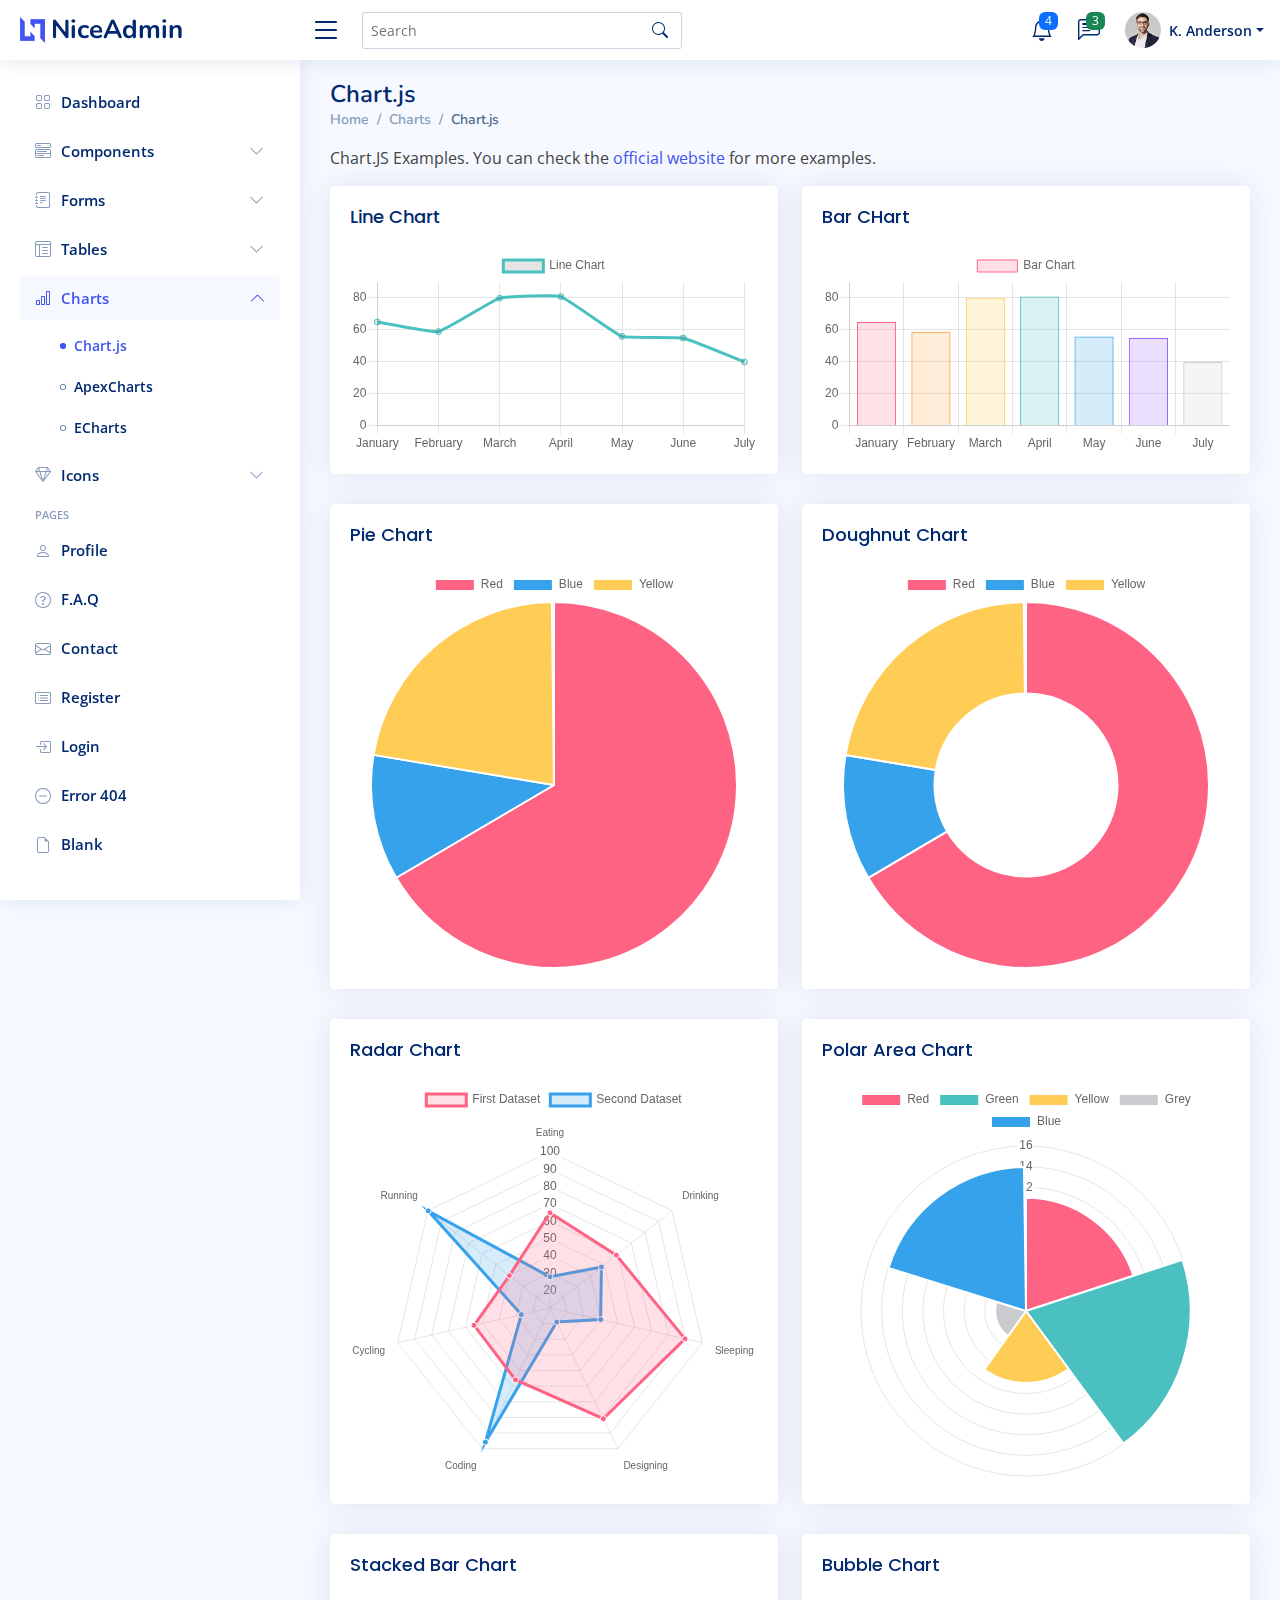
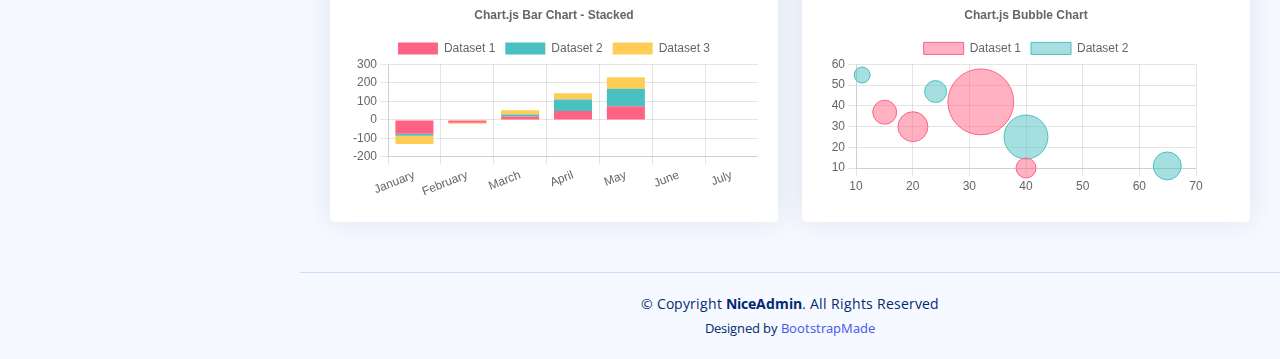
<file: charts-chartjs.html>
<!DOCTYPE html>
<html lang="en">

<head>
  <meta charset="utf-8">
  <meta content="width=device-width, initial-scale=1.0" name="viewport">

  <title>Charts / Chart.js - NiceAdmin Bootstrap Template</title>
  <meta content="" name="description">
  <meta content="" name="keywords">

  <!-- Favicons -->
  <link href="assets/img/favicon.png" rel="icon">
  <link href="assets/img/apple-touch-icon.png" rel="apple-touch-icon">

  <!-- Google Fonts -->
  <link href="https://fonts.gstatic.com" rel="preconnect">
  <link href="https://fonts.googleapis.com/css?family=Open+Sans:300,300i,400,400i,600,600i,700,700i|Nunito:300,300i,400,400i,600,600i,700,700i|Poppins:300,300i,400,400i,500,500i,600,600i,700,700i" rel="stylesheet">

  <!-- Vendor CSS Files -->
  <link href="assets/vendor/bootstrap/css/bootstrap.min.css" rel="stylesheet">
  <link href="assets/vendor/bootstrap-icons/bootstrap-icons.css" rel="stylesheet">
  <link href="assets/vendor/boxicons/css/boxicons.min.css" rel="stylesheet">
  <link href="assets/vendor/quill/quill.snow.css" rel="stylesheet">
  <link href="assets/vendor/quill/quill.bubble.css" rel="stylesheet">
  <link href="assets/vendor/remixicon/remixicon.css" rel="stylesheet">
  <link href="assets/vendor/simple-datatables/style.css" rel="stylesheet">

  <!-- Template Main CSS File -->
  <link href="assets/css/style.css" rel="stylesheet">

  <!-- =======================================================
  * Template Name: NiceAdmin
  * Template URL: https://bootstrapmade.com/nice-admin-bootstrap-admin-html-template/
  * Updated: Apr 20 2024 with Bootstrap v5.3.3
  * Author: BootstrapMade.com
  * License: https://bootstrapmade.com/license/
  ======================================================== -->
</head>

<body>

  <!-- ======= Header ======= -->
  <header id="header" class="header fixed-top d-flex align-items-center">

    <div class="d-flex align-items-center justify-content-between">
      <a href="index.html" class="logo d-flex align-items-center">
        <img src="assets/img/logo.png" alt="">
        <span class="d-none d-lg-block">NiceAdmin</span>
      </a>
      <i class="bi bi-list toggle-sidebar-btn"></i>
    </div><!-- End Logo -->

    <div class="search-bar">
      <form class="search-form d-flex align-items-center" method="POST" action="#">
        <input type="text" name="query" placeholder="Search" title="Enter search keyword">
        <button type="submit" title="Search"><i class="bi bi-search"></i></button>
      </form>
    </div><!-- End Search Bar -->

    <nav class="header-nav ms-auto">
      <ul class="d-flex align-items-center">

        <li class="nav-item d-block d-lg-none">
          <a class="nav-link nav-icon search-bar-toggle " href="#">
            <i class="bi bi-search"></i>
          </a>
        </li><!-- End Search Icon-->

        <li class="nav-item dropdown">

          <a class="nav-link nav-icon" href="#" data-bs-toggle="dropdown">
            <i class="bi bi-bell"></i>
            <span class="badge bg-primary badge-number">4</span>
          </a><!-- End Notification Icon -->

          <ul class="dropdown-menu dropdown-menu-end dropdown-menu-arrow notifications">
            <li class="dropdown-header">
              You have 4 new notifications
              <a href="#"><span class="badge rounded-pill bg-primary p-2 ms-2">View all</span></a>
            </li>
            <li>
              <hr class="dropdown-divider">
            </li>

            <li class="notification-item">
              <i class="bi bi-exclamation-circle text-warning"></i>
              <div>
                <h4>Lorem Ipsum</h4>
                <p>Quae dolorem earum veritatis oditseno</p>
                <p>30 min. ago</p>
              </div>
            </li>

            <li>
              <hr class="dropdown-divider">
            </li>

            <li class="notification-item">
              <i class="bi bi-x-circle text-danger"></i>
              <div>
                <h4>Atque rerum nesciunt</h4>
                <p>Quae dolorem earum veritatis oditseno</p>
                <p>1 hr. ago</p>
              </div>
            </li>

            <li>
              <hr class="dropdown-divider">
            </li>

            <li class="notification-item">
              <i class="bi bi-check-circle text-success"></i>
              <div>
                <h4>Sit rerum fuga</h4>
                <p>Quae dolorem earum veritatis oditseno</p>
                <p>2 hrs. ago</p>
              </div>
            </li>

            <li>
              <hr class="dropdown-divider">
            </li>

            <li class="notification-item">
              <i class="bi bi-info-circle text-primary"></i>
              <div>
                <h4>Dicta reprehenderit</h4>
                <p>Quae dolorem earum veritatis oditseno</p>
                <p>4 hrs. ago</p>
              </div>
            </li>

            <li>
              <hr class="dropdown-divider">
            </li>
            <li class="dropdown-footer">
              <a href="#">Show all notifications</a>
            </li>

          </ul><!-- End Notification Dropdown Items -->

        </li><!-- End Notification Nav -->

        <li class="nav-item dropdown">

          <a class="nav-link nav-icon" href="#" data-bs-toggle="dropdown">
            <i class="bi bi-chat-left-text"></i>
            <span class="badge bg-success badge-number">3</span>
          </a><!-- End Messages Icon -->

          <ul class="dropdown-menu dropdown-menu-end dropdown-menu-arrow messages">
            <li class="dropdown-header">
              You have 3 new messages
              <a href="#"><span class="badge rounded-pill bg-primary p-2 ms-2">View all</span></a>
            </li>
            <li>
              <hr class="dropdown-divider">
            </li>

            <li class="message-item">
              <a href="#">
                <img src="assets/img/messages-1.jpg" alt="" class="rounded-circle">
                <div>
                  <h4>Maria Hudson</h4>
                  <p>Velit asperiores et ducimus soluta repudiandae labore officia est ut...</p>
                  <p>4 hrs. ago</p>
                </div>
              </a>
            </li>
            <li>
              <hr class="dropdown-divider">
            </li>

            <li class="message-item">
              <a href="#">
                <img src="assets/img/messages-2.jpg" alt="" class="rounded-circle">
                <div>
                  <h4>Anna Nelson</h4>
                  <p>Velit asperiores et ducimus soluta repudiandae labore officia est ut...</p>
                  <p>6 hrs. ago</p>
                </div>
              </a>
            </li>
            <li>
              <hr class="dropdown-divider">
            </li>

            <li class="message-item">
              <a href="#">
                <img src="assets/img/messages-3.jpg" alt="" class="rounded-circle">
                <div>
                  <h4>David Muldon</h4>
                  <p>Velit asperiores et ducimus soluta repudiandae labore officia est ut...</p>
                  <p>8 hrs. ago</p>
                </div>
              </a>
            </li>
            <li>
              <hr class="dropdown-divider">
            </li>

            <li class="dropdown-footer">
              <a href="#">Show all messages</a>
            </li>

          </ul><!-- End Messages Dropdown Items -->

        </li><!-- End Messages Nav -->

        <li class="nav-item dropdown pe-3">

          <a class="nav-link nav-profile d-flex align-items-center pe-0" href="#" data-bs-toggle="dropdown">
            <img src="assets/img/profile-img.jpg" alt="Profile" class="rounded-circle">
            <span class="d-none d-md-block dropdown-toggle ps-2">K. Anderson</span>
          </a><!-- End Profile Iamge Icon -->

          <ul class="dropdown-menu dropdown-menu-end dropdown-menu-arrow profile">
            <li class="dropdown-header">
              <h6>Kevin Anderson</h6>
              <span>Web Designer</span>
            </li>
            <li>
              <hr class="dropdown-divider">
            </li>

            <li>
              <a class="dropdown-item d-flex align-items-center" href="users-profile.html">
                <i class="bi bi-person"></i>
                <span>My Profile</span>
              </a>
            </li>
            <li>
              <hr class="dropdown-divider">
            </li>

            <li>
              <a class="dropdown-item d-flex align-items-center" href="users-profile.html">
                <i class="bi bi-gear"></i>
                <span>Account Settings</span>
              </a>
            </li>
            <li>
              <hr class="dropdown-divider">
            </li>

            <li>
              <a class="dropdown-item d-flex align-items-center" href="pages-faq.html">
                <i class="bi bi-question-circle"></i>
                <span>Need Help?</span>
              </a>
            </li>
            <li>
              <hr class="dropdown-divider">
            </li>

            <li>
              <a class="dropdown-item d-flex align-items-center" href="#">
                <i class="bi bi-box-arrow-right"></i>
                <span>Sign Out</span>
              </a>
            </li>

          </ul><!-- End Profile Dropdown Items -->
        </li><!-- End Profile Nav -->

      </ul>
    </nav><!-- End Icons Navigation -->

  </header><!-- End Header -->

  <!-- ======= Sidebar ======= -->
  <aside id="sidebar" class="sidebar">

    <ul class="sidebar-nav" id="sidebar-nav">

      <li class="nav-item">
        <a class="nav-link collapsed" href="index.html">
          <i class="bi bi-grid"></i>
          <span>Dashboard</span>
        </a>
      </li><!-- End Dashboard Nav -->

      <li class="nav-item">
        <a class="nav-link collapsed" data-bs-target="#components-nav" data-bs-toggle="collapse" href="#">
          <i class="bi bi-menu-button-wide"></i><span>Components</span><i class="bi bi-chevron-down ms-auto"></i>
        </a>
        <ul id="components-nav" class="nav-content collapse " data-bs-parent="#sidebar-nav">
          <li>
            <a href="components-alerts.html">
              <i class="bi bi-circle"></i><span>Alerts</span>
            </a>
          </li>
          <li>
            <a href="components-accordion.html">
              <i class="bi bi-circle"></i><span>Accordion</span>
            </a>
          </li>
          <li>
            <a href="components-badges.html">
              <i class="bi bi-circle"></i><span>Badges</span>
            </a>
          </li>
          <li>
            <a href="components-breadcrumbs.html">
              <i class="bi bi-circle"></i><span>Breadcrumbs</span>
            </a>
          </li>
          <li>
            <a href="components-buttons.html">
              <i class="bi bi-circle"></i><span>Buttons</span>
            </a>
          </li>
          <li>
            <a href="components-cards.html">
              <i class="bi bi-circle"></i><span>Cards</span>
            </a>
          </li>
          <li>
            <a href="components-carousel.html">
              <i class="bi bi-circle"></i><span>Carousel</span>
            </a>
          </li>
          <li>
            <a href="components-list-group.html">
              <i class="bi bi-circle"></i><span>List group</span>
            </a>
          </li>
          <li>
            <a href="components-modal.html">
              <i class="bi bi-circle"></i><span>Modal</span>
            </a>
          </li>
          <li>
            <a href="components-tabs.html">
              <i class="bi bi-circle"></i><span>Tabs</span>
            </a>
          </li>
          <li>
            <a href="components-pagination.html">
              <i class="bi bi-circle"></i><span>Pagination</span>
            </a>
          </li>
          <li>
            <a href="components-progress.html">
              <i class="bi bi-circle"></i><span>Progress</span>
            </a>
          </li>
          <li>
            <a href="components-spinners.html">
              <i class="bi bi-circle"></i><span>Spinners</span>
            </a>
          </li>
          <li>
            <a href="components-tooltips.html">
              <i class="bi bi-circle"></i><span>Tooltips</span>
            </a>
          </li>
        </ul>
      </li><!-- End Components Nav -->

      <li class="nav-item">
        <a class="nav-link collapsed" data-bs-target="#forms-nav" data-bs-toggle="collapse" href="#">
          <i class="bi bi-journal-text"></i><span>Forms</span><i class="bi bi-chevron-down ms-auto"></i>
        </a>
        <ul id="forms-nav" class="nav-content collapse " data-bs-parent="#sidebar-nav">
          <li>
            <a href="forms-elements.html">
              <i class="bi bi-circle"></i><span>Form Elements</span>
            </a>
          </li>
          <li>
            <a href="forms-layouts.html">
              <i class="bi bi-circle"></i><span>Form Layouts</span>
            </a>
          </li>
          <li>
            <a href="forms-editors.html">
              <i class="bi bi-circle"></i><span>Form Editors</span>
            </a>
          </li>
          <li>
            <a href="forms-validation.html">
              <i class="bi bi-circle"></i><span>Form Validation</span>
            </a>
          </li>
        </ul>
      </li><!-- End Forms Nav -->

      <li class="nav-item">
        <a class="nav-link collapsed" data-bs-target="#tables-nav" data-bs-toggle="collapse" href="#">
          <i class="bi bi-layout-text-window-reverse"></i><span>Tables</span><i class="bi bi-chevron-down ms-auto"></i>
        </a>
        <ul id="tables-nav" class="nav-content collapse " data-bs-parent="#sidebar-nav">
          <li>
            <a href="tables-general.html">
              <i class="bi bi-circle"></i><span>General Tables</span>
            </a>
          </li>
          <li>
            <a href="tables-data.html">
              <i class="bi bi-circle"></i><span>Data Tables</span>
            </a>
          </li>
        </ul>
      </li><!-- End Tables Nav -->

      <li class="nav-item">
        <a class="nav-link " data-bs-target="#charts-nav" data-bs-toggle="collapse" href="#">
          <i class="bi bi-bar-chart"></i><span>Charts</span><i class="bi bi-chevron-down ms-auto"></i>
        </a>
        <ul id="charts-nav" class="nav-content collapse show" data-bs-parent="#sidebar-nav">
          <li>
            <a href="charts-chartjs.html" class="active">
              <i class="bi bi-circle"></i><span>Chart.js</span>
            </a>
          </li>
          <li>
            <a href="charts-apexcharts.html">
              <i class="bi bi-circle"></i><span>ApexCharts</span>
            </a>
          </li>
          <li>
            <a href="charts-echarts.html">
              <i class="bi bi-circle"></i><span>ECharts</span>
            </a>
          </li>
        </ul>
      </li><!-- End Charts Nav -->

      <li class="nav-item">
        <a class="nav-link collapsed" data-bs-target="#icons-nav" data-bs-toggle="collapse" href="#">
          <i class="bi bi-gem"></i><span>Icons</span><i class="bi bi-chevron-down ms-auto"></i>
        </a>
        <ul id="icons-nav" class="nav-content collapse " data-bs-parent="#sidebar-nav">
          <li>
            <a href="icons-bootstrap.html">
              <i class="bi bi-circle"></i><span>Bootstrap Icons</span>
            </a>
          </li>
          <li>
            <a href="icons-remix.html">
              <i class="bi bi-circle"></i><span>Remix Icons</span>
            </a>
          </li>
          <li>
            <a href="icons-boxicons.html">
              <i class="bi bi-circle"></i><span>Boxicons</span>
            </a>
          </li>
        </ul>
      </li><!-- End Icons Nav -->

      <li class="nav-heading">Pages</li>

      <li class="nav-item">
        <a class="nav-link collapsed" href="users-profile.html">
          <i class="bi bi-person"></i>
          <span>Profile</span>
        </a>
      </li><!-- End Profile Page Nav -->

      <li class="nav-item">
        <a class="nav-link collapsed" href="pages-faq.html">
          <i class="bi bi-question-circle"></i>
          <span>F.A.Q</span>
        </a>
      </li><!-- End F.A.Q Page Nav -->

      <li class="nav-item">
        <a class="nav-link collapsed" href="pages-contact.html">
          <i class="bi bi-envelope"></i>
          <span>Contact</span>
        </a>
      </li><!-- End Contact Page Nav -->

      <li class="nav-item">
        <a class="nav-link collapsed" href="pages-register.html">
          <i class="bi bi-card-list"></i>
          <span>Register</span>
        </a>
      </li><!-- End Register Page Nav -->

      <li class="nav-item">
        <a class="nav-link collapsed" href="pages-login.html">
          <i class="bi bi-box-arrow-in-right"></i>
          <span>Login</span>
        </a>
      </li><!-- End Login Page Nav -->

      <li class="nav-item">
        <a class="nav-link collapsed" href="pages-error-404.html">
          <i class="bi bi-dash-circle"></i>
          <span>Error 404</span>
        </a>
      </li><!-- End Error 404 Page Nav -->

      <li class="nav-item">
        <a class="nav-link collapsed" href="pages-blank.html">
          <i class="bi bi-file-earmark"></i>
          <span>Blank</span>
        </a>
      </li><!-- End Blank Page Nav -->

    </ul>

  </aside><!-- End Sidebar-->

  <main id="main" class="main">

    <div class="pagetitle">
      <h1>Chart.js</h1>
      <nav>
        <ol class="breadcrumb">
          <li class="breadcrumb-item"><a href="index.html">Home</a></li>
          <li class="breadcrumb-item">Charts</li>
          <li class="breadcrumb-item active">Chart.js</li>
        </ol>
      </nav>
    </div><!-- End Page Title -->

    <p>Chart.JS Examples. You can check the <a href="https://www.chartjs.org/docs/latest/samples/" target="_blank">official website</a> for more examples.</p>

    <section class="section">
      <div class="row">

        <div class="col-lg-6">
          <div class="card">
            <div class="card-body">
              <h5 class="card-title">Line Chart</h5>

              <!-- Line Chart -->
              <canvas id="lineChart" style="max-height: 400px;"></canvas>
              <script>
                document.addEventListener("DOMContentLoaded", () => {
                  new Chart(document.querySelector('#lineChart'), {
                    type: 'line',
                    data: {
                      labels: ['January', 'February', 'March', 'April', 'May', 'June', 'July'],
                      datasets: [{
                        label: 'Line Chart',
                        data: [65, 59, 80, 81, 56, 55, 40],
                        fill: false,
                        borderColor: 'rgb(75, 192, 192)',
                        tension: 0.1
                      }]
                    },
                    options: {
                      scales: {
                        y: {
                          beginAtZero: true
                        }
                      }
                    }
                  });
                });
              </script>
              <!-- End Line CHart -->

            </div>
          </div>
        </div>

        <div class="col-lg-6">
          <div class="card">
            <div class="card-body">
              <h5 class="card-title">Bar CHart</h5>

              <!-- Bar Chart -->
              <canvas id="barChart" style="max-height: 400px;"></canvas>
              <script>
                document.addEventListener("DOMContentLoaded", () => {
                  new Chart(document.querySelector('#barChart'), {
                    type: 'bar',
                    data: {
                      labels: ['January', 'February', 'March', 'April', 'May', 'June', 'July'],
                      datasets: [{
                        label: 'Bar Chart',
                        data: [65, 59, 80, 81, 56, 55, 40],
                        backgroundColor: [
                          'rgba(255, 99, 132, 0.2)',
                          'rgba(255, 159, 64, 0.2)',
                          'rgba(255, 205, 86, 0.2)',
                          'rgba(75, 192, 192, 0.2)',
                          'rgba(54, 162, 235, 0.2)',
                          'rgba(153, 102, 255, 0.2)',
                          'rgba(201, 203, 207, 0.2)'
                        ],
                        borderColor: [
                          'rgb(255, 99, 132)',
                          'rgb(255, 159, 64)',
                          'rgb(255, 205, 86)',
                          'rgb(75, 192, 192)',
                          'rgb(54, 162, 235)',
                          'rgb(153, 102, 255)',
                          'rgb(201, 203, 207)'
                        ],
                        borderWidth: 1
                      }]
                    },
                    options: {
                      scales: {
                        y: {
                          beginAtZero: true
                        }
                      }
                    }
                  });
                });
              </script>
              <!-- End Bar CHart -->

            </div>
          </div>
        </div>

        <div class="col-lg-6">
          <div class="card">
            <div class="card-body">
              <h5 class="card-title">Pie Chart</h5>

              <!-- Pie Chart -->
              <canvas id="pieChart" style="max-height: 400px;"></canvas>
              <script>
                document.addEventListener("DOMContentLoaded", () => {
                  new Chart(document.querySelector('#pieChart'), {
                    type: 'pie',
                    data: {
                      labels: [
                        'Red',
                        'Blue',
                        'Yellow'
                      ],
                      datasets: [{
                        label: 'My First Dataset',
                        data: [300, 50, 100],
                        backgroundColor: [
                          'rgb(255, 99, 132)',
                          'rgb(54, 162, 235)',
                          'rgb(255, 205, 86)'
                        ],
                        hoverOffset: 4
                      }]
                    }
                  });
                });
              </script>
              <!-- End Pie CHart -->

            </div>
          </div>
        </div>

        <div class="col-lg-6">
          <div class="card">
            <div class="card-body">
              <h5 class="card-title">Doughnut Chart</h5>

              <!-- Doughnut Chart -->
              <canvas id="doughnutChart" style="max-height: 400px;"></canvas>
              <script>
                document.addEventListener("DOMContentLoaded", () => {
                  new Chart(document.querySelector('#doughnutChart'), {
                    type: 'doughnut',
                    data: {
                      labels: [
                        'Red',
                        'Blue',
                        'Yellow'
                      ],
                      datasets: [{
                        label: 'My First Dataset',
                        data: [300, 50, 100],
                        backgroundColor: [
                          'rgb(255, 99, 132)',
                          'rgb(54, 162, 235)',
                          'rgb(255, 205, 86)'
                        ],
                        hoverOffset: 4
                      }]
                    }
                  });
                });
              </script>
              <!-- End Doughnut CHart -->

            </div>
          </div>
        </div>

        <div class="col-lg-6">
          <div class="card">
            <div class="card-body">
              <h5 class="card-title">Radar Chart</h5>

              <!-- Radar Chart -->
              <canvas id="radarChart" style="max-height: 400px;"></canvas>
              <script>
                document.addEventListener("DOMContentLoaded", () => {
                  new Chart(document.querySelector('#radarChart'), {
                    type: 'radar',
                    data: {
                      labels: [
                        'Eating',
                        'Drinking',
                        'Sleeping',
                        'Designing',
                        'Coding',
                        'Cycling',
                        'Running'
                      ],
                      datasets: [{
                        label: 'First Dataset',
                        data: [65, 59, 90, 81, 56, 55, 40],
                        fill: true,
                        backgroundColor: 'rgba(255, 99, 132, 0.2)',
                        borderColor: 'rgb(255, 99, 132)',
                        pointBackgroundColor: 'rgb(255, 99, 132)',
                        pointBorderColor: '#fff',
                        pointHoverBackgroundColor: '#fff',
                        pointHoverBorderColor: 'rgb(255, 99, 132)'
                      }, {
                        label: 'Second Dataset',
                        data: [28, 48, 40, 19, 96, 27, 100],
                        fill: true,
                        backgroundColor: 'rgba(54, 162, 235, 0.2)',
                        borderColor: 'rgb(54, 162, 235)',
                        pointBackgroundColor: 'rgb(54, 162, 235)',
                        pointBorderColor: '#fff',
                        pointHoverBackgroundColor: '#fff',
                        pointHoverBorderColor: 'rgb(54, 162, 235)'
                      }]
                    },
                    options: {
                      elements: {
                        line: {
                          borderWidth: 3
                        }
                      }
                    }
                  });
                });
              </script>
              <!-- End Radar CHart -->

            </div>
          </div>
        </div>

        <div class="col-lg-6">
          <div class="card">
            <div class="card-body">
              <h5 class="card-title">Polar Area Chart</h5>

              <!-- Polar Area Chart -->
              <canvas id="polarAreaChart" style="max-height: 400px;"></canvas>
              <script>
                document.addEventListener("DOMContentLoaded", () => {
                  new Chart(document.querySelector('#polarAreaChart'), {
                    type: 'polarArea',
                    data: {
                      labels: [
                        'Red',
                        'Green',
                        'Yellow',
                        'Grey',
                        'Blue'
                      ],
                      datasets: [{
                        label: 'My First Dataset',
                        data: [11, 16, 7, 3, 14],
                        backgroundColor: [
                          'rgb(255, 99, 132)',
                          'rgb(75, 192, 192)',
                          'rgb(255, 205, 86)',
                          'rgb(201, 203, 207)',
                          'rgb(54, 162, 235)'
                        ]
                      }]
                    }
                  });
                });
              </script>
              <!-- End Polar Area Chart -->

            </div>
          </div>
        </div>

        <div class="col-lg-6">
          <div class="card">
            <div class="card-body">
              <h5 class="card-title">Stacked Bar Chart</h5>

              <!-- Stacked Bar Chart -->
              <canvas id="stakedBarChart" style="max-height: 400px;"></canvas>
              <script>
                document.addEventListener("DOMContentLoaded", () => {
                  new Chart(document.querySelector('#stakedBarChart'), {
                    type: 'bar',
                    data: {
                      labels: ['January', 'February', 'March', 'April', 'May', 'June', 'July'],
                      datasets: [{
                          label: 'Dataset 1',
                          data: [-75, -15, 18, 48, 74],
                          backgroundColor: 'rgb(255, 99, 132)',
                        },
                        {
                          label: 'Dataset 2',
                          data: [-11, -1, 12, 62, 95],
                          backgroundColor: 'rgb(75, 192, 192)',
                        },
                        {
                          label: 'Dataset 3',
                          data: [-44, -5, 22, 35, 62],
                          backgroundColor: 'rgb(255, 205, 86)',
                        },
                      ]
                    },
                    options: {
                      plugins: {
                        title: {
                          display: true,
                          text: 'Chart.js Bar Chart - Stacked'
                        },
                      },
                      responsive: true,
                      scales: {
                        x: {
                          stacked: true,
                        },
                        y: {
                          stacked: true
                        }
                      }
                    }
                  });
                });
              </script>
              <!-- End Stacked Bar Chart -->

            </div>
          </div>
        </div>

        <div class="col-lg-6">
          <div class="card">
            <div class="card-body">
              <h5 class="card-title">Bubble Chart</h5>

              <!-- Bubble Chart -->
              <canvas id="bubbleChart" style="max-height: 400px;"></canvas>
              <script>
                document.addEventListener("DOMContentLoaded", () => {
                  new Chart(document.querySelector('#bubbleChart'), {
                    type: 'bubble',
                    data: {
                      labels: ['January', 'February', 'March', 'April', 'May', 'June', 'July'],
                      datasets: [{
                          label: 'Dataset 1',
                          data: [{
                              x: 20,
                              y: 30,
                              r: 15
                            },
                            {
                              x: 40,
                              y: 10,
                              r: 10
                            },
                            {
                              x: 15,
                              y: 37,
                              r: 12
                            },
                            {
                              x: 32,
                              y: 42,
                              r: 33
                            }
                          ],
                          borderColor: 'rgb(255, 99, 132)',
                          backgroundColor: 'rgba(255, 99, 132, 0.5)'
                        },
                        {
                          label: 'Dataset 2',
                          data: [{
                              x: 40,
                              y: 25,
                              r: 22
                            },
                            {
                              x: 24,
                              y: 47,
                              r: 11
                            },
                            {
                              x: 65,
                              y: 11,
                              r: 14
                            },
                            {
                              x: 11,
                              y: 55,
                              r: 8
                            }
                          ],
                          borderColor: 'rgb(75, 192, 192)',
                          backgroundColor: 'rgba(75, 192, 192, 0.5)'
                        }
                      ]
                    },
                    options: {
                      responsive: true,
                      plugins: {
                        legend: {
                          position: 'top',
                        },
                        title: {
                          display: true,
                          text: 'Chart.js Bubble Chart'
                        }
                      }
                    }
                  });
                });
              </script>
              <!-- End Bubble Chart -->

            </div>
          </div>
        </div>

      </div>
    </section>

  </main><!-- End #main -->

  <!-- ======= Footer ======= -->
  <footer id="footer" class="footer">
    <div class="copyright">
      &copy; Copyright <strong><span>NiceAdmin</span></strong>. All Rights Reserved
    </div>
    <div class="credits">
      <!-- All the links in the footer should remain intact. -->
      <!-- You can delete the links only if you purchased the pro version. -->
      <!-- Licensing information: https://bootstrapmade.com/license/ -->
      <!-- Purchase the pro version with working PHP/AJAX contact form: https://bootstrapmade.com/nice-admin-bootstrap-admin-html-template/ -->
      Designed by <a href="https://bootstrapmade.com/">BootstrapMade</a>
    </div>
  </footer><!-- End Footer -->

  <a href="#" class="back-to-top d-flex align-items-center justify-content-center"><i class="bi bi-arrow-up-short"></i></a>

  <!-- Vendor JS Files -->
  <script src="assets/vendor/apexcharts/apexcharts.min.js"></script>
  <script src="assets/vendor/bootstrap/js/bootstrap.bundle.min.js"></script>
  <script src="assets/vendor/chart.js/chart.umd.js"></script>
  <script src="assets/vendor/echarts/echarts.min.js"></script>
  <script src="assets/vendor/quill/quill.js"></script>
  <script src="assets/vendor/simple-datatables/simple-datatables.js"></script>
  <script src="assets/vendor/tinymce/tinymce.min.js"></script>
  <script src="assets/vendor/php-email-form/validate.js"></script>

  <!-- Template Main JS File -->
  <script src="assets/js/main.js"></script>

</body>

</html>
</file>
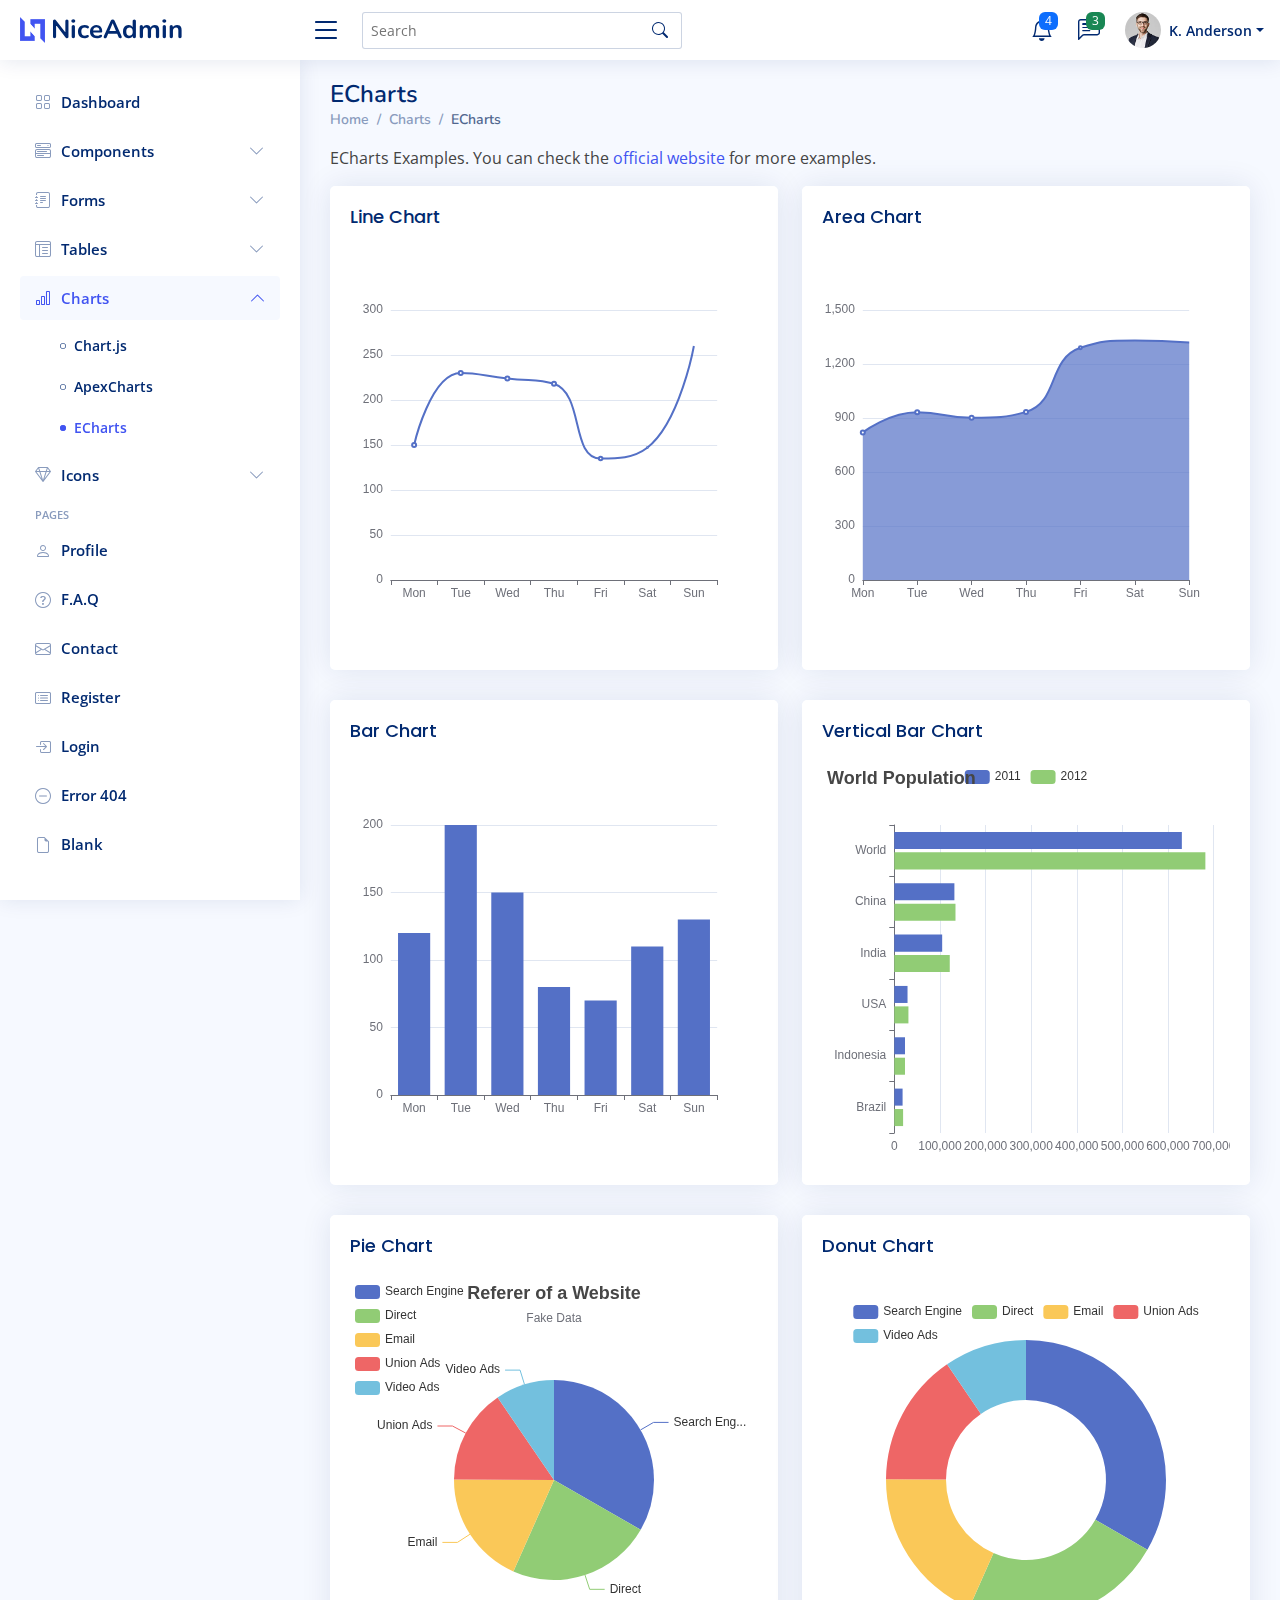
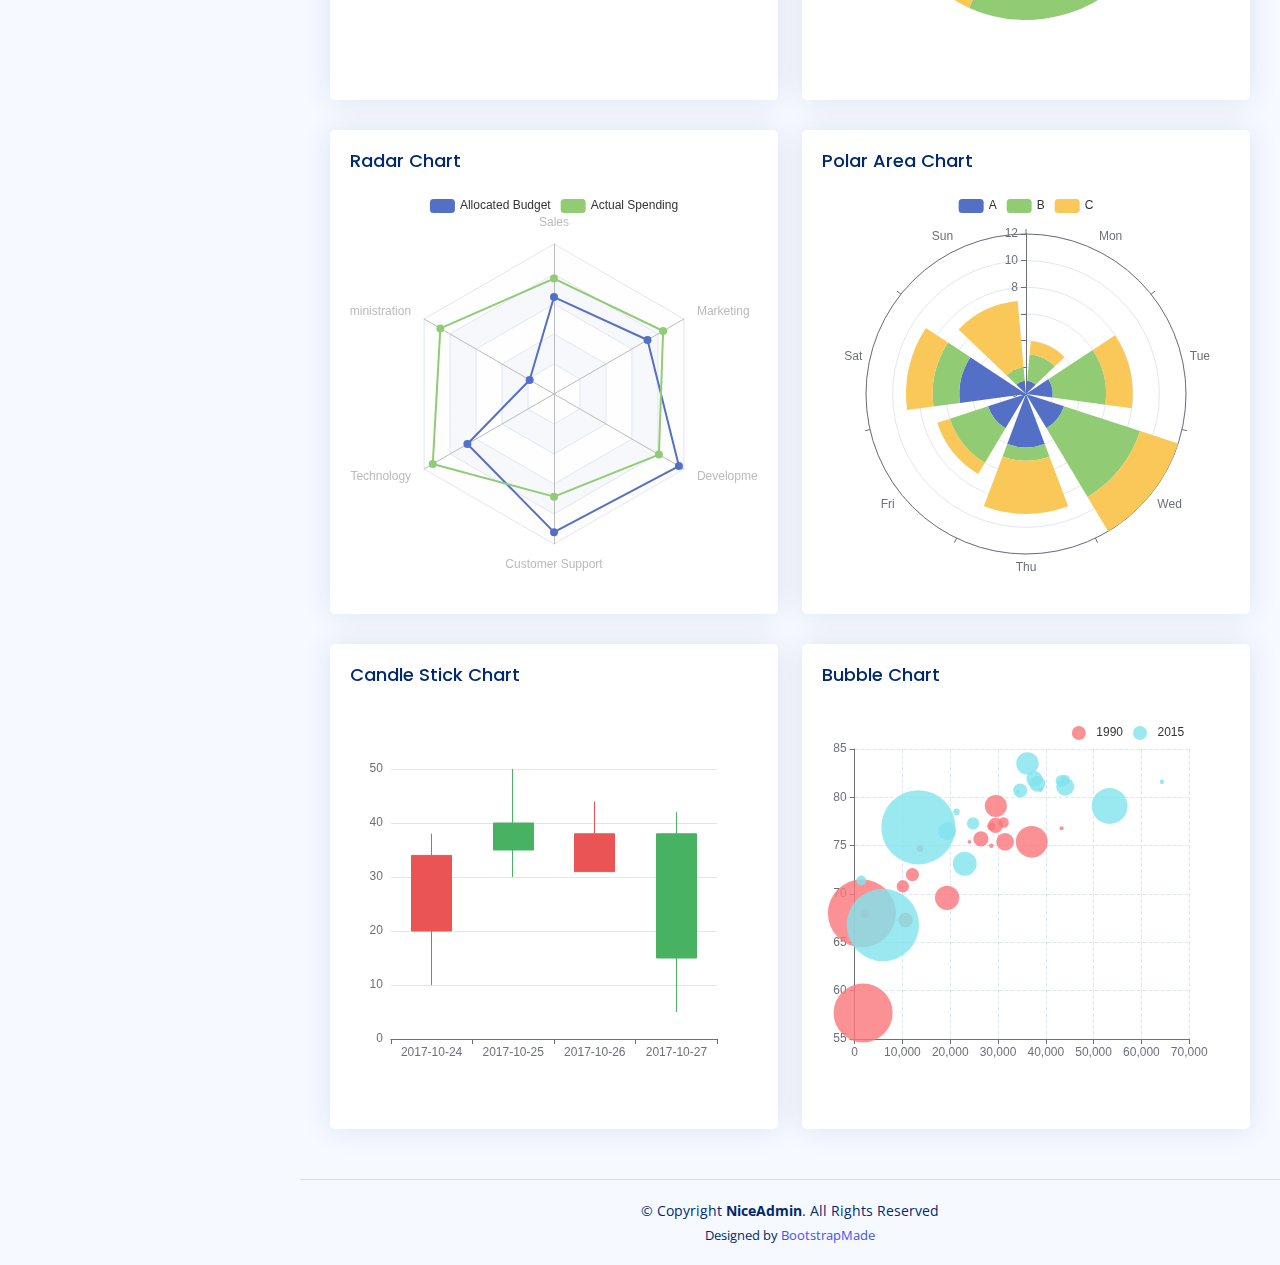
<file: charts-echarts.html>
<!DOCTYPE html>
<html lang="en">

<head>
  <meta charset="utf-8">
  <meta content="width=device-width, initial-scale=1.0" name="viewport">

  <title>Charts / ECharts - NiceAdmin Bootstrap Template</title>
  <meta content="" name="description">
  <meta content="" name="keywords">

  <!-- Favicons -->
  <link href="assets/img/favicon.png" rel="icon">
  <link href="assets/img/apple-touch-icon.png" rel="apple-touch-icon">

  <!-- Google Fonts -->
  <link href="https://fonts.gstatic.com" rel="preconnect">
  <link href="https://fonts.googleapis.com/css?family=Open+Sans:300,300i,400,400i,600,600i,700,700i|Nunito:300,300i,400,400i,600,600i,700,700i|Poppins:300,300i,400,400i,500,500i,600,600i,700,700i" rel="stylesheet">

  <!-- Vendor CSS Files -->
  <link href="assets/vendor/bootstrap/css/bootstrap.min.css" rel="stylesheet">
  <link href="assets/vendor/bootstrap-icons/bootstrap-icons.css" rel="stylesheet">
  <link href="assets/vendor/boxicons/css/boxicons.min.css" rel="stylesheet">
  <link href="assets/vendor/quill/quill.snow.css" rel="stylesheet">
  <link href="assets/vendor/quill/quill.bubble.css" rel="stylesheet">
  <link href="assets/vendor/remixicon/remixicon.css" rel="stylesheet">
  <link href="assets/vendor/simple-datatables/style.css" rel="stylesheet">

  <!-- Template Main CSS File -->
  <link href="assets/css/style.css" rel="stylesheet">

  <!-- =======================================================
  * Template Name: NiceAdmin
  * Template URL: https://bootstrapmade.com/nice-admin-bootstrap-admin-html-template/
  * Updated: Apr 20 2024 with Bootstrap v5.3.3
  * Author: BootstrapMade.com
  * License: https://bootstrapmade.com/license/
  ======================================================== -->
</head>

<body>

  <!-- ======= Header ======= -->
  <header id="header" class="header fixed-top d-flex align-items-center">

    <div class="d-flex align-items-center justify-content-between">
      <a href="index.html" class="logo d-flex align-items-center">
        <img src="assets/img/logo.png" alt="">
        <span class="d-none d-lg-block">NiceAdmin</span>
      </a>
      <i class="bi bi-list toggle-sidebar-btn"></i>
    </div><!-- End Logo -->

    <div class="search-bar">
      <form class="search-form d-flex align-items-center" method="POST" action="#">
        <input type="text" name="query" placeholder="Search" title="Enter search keyword">
        <button type="submit" title="Search"><i class="bi bi-search"></i></button>
      </form>
    </div><!-- End Search Bar -->

    <nav class="header-nav ms-auto">
      <ul class="d-flex align-items-center">

        <li class="nav-item d-block d-lg-none">
          <a class="nav-link nav-icon search-bar-toggle " href="#">
            <i class="bi bi-search"></i>
          </a>
        </li><!-- End Search Icon-->

        <li class="nav-item dropdown">

          <a class="nav-link nav-icon" href="#" data-bs-toggle="dropdown">
            <i class="bi bi-bell"></i>
            <span class="badge bg-primary badge-number">4</span>
          </a><!-- End Notification Icon -->

          <ul class="dropdown-menu dropdown-menu-end dropdown-menu-arrow notifications">
            <li class="dropdown-header">
              You have 4 new notifications
              <a href="#"><span class="badge rounded-pill bg-primary p-2 ms-2">View all</span></a>
            </li>
            <li>
              <hr class="dropdown-divider">
            </li>

            <li class="notification-item">
              <i class="bi bi-exclamation-circle text-warning"></i>
              <div>
                <h4>Lorem Ipsum</h4>
                <p>Quae dolorem earum veritatis oditseno</p>
                <p>30 min. ago</p>
              </div>
            </li>

            <li>
              <hr class="dropdown-divider">
            </li>

            <li class="notification-item">
              <i class="bi bi-x-circle text-danger"></i>
              <div>
                <h4>Atque rerum nesciunt</h4>
                <p>Quae dolorem earum veritatis oditseno</p>
                <p>1 hr. ago</p>
              </div>
            </li>

            <li>
              <hr class="dropdown-divider">
            </li>

            <li class="notification-item">
              <i class="bi bi-check-circle text-success"></i>
              <div>
                <h4>Sit rerum fuga</h4>
                <p>Quae dolorem earum veritatis oditseno</p>
                <p>2 hrs. ago</p>
              </div>
            </li>

            <li>
              <hr class="dropdown-divider">
            </li>

            <li class="notification-item">
              <i class="bi bi-info-circle text-primary"></i>
              <div>
                <h4>Dicta reprehenderit</h4>
                <p>Quae dolorem earum veritatis oditseno</p>
                <p>4 hrs. ago</p>
              </div>
            </li>

            <li>
              <hr class="dropdown-divider">
            </li>
            <li class="dropdown-footer">
              <a href="#">Show all notifications</a>
            </li>

          </ul><!-- End Notification Dropdown Items -->

        </li><!-- End Notification Nav -->

        <li class="nav-item dropdown">

          <a class="nav-link nav-icon" href="#" data-bs-toggle="dropdown">
            <i class="bi bi-chat-left-text"></i>
            <span class="badge bg-success badge-number">3</span>
          </a><!-- End Messages Icon -->

          <ul class="dropdown-menu dropdown-menu-end dropdown-menu-arrow messages">
            <li class="dropdown-header">
              You have 3 new messages
              <a href="#"><span class="badge rounded-pill bg-primary p-2 ms-2">View all</span></a>
            </li>
            <li>
              <hr class="dropdown-divider">
            </li>

            <li class="message-item">
              <a href="#">
                <img src="assets/img/messages-1.jpg" alt="" class="rounded-circle">
                <div>
                  <h4>Maria Hudson</h4>
                  <p>Velit asperiores et ducimus soluta repudiandae labore officia est ut...</p>
                  <p>4 hrs. ago</p>
                </div>
              </a>
            </li>
            <li>
              <hr class="dropdown-divider">
            </li>

            <li class="message-item">
              <a href="#">
                <img src="assets/img/messages-2.jpg" alt="" class="rounded-circle">
                <div>
                  <h4>Anna Nelson</h4>
                  <p>Velit asperiores et ducimus soluta repudiandae labore officia est ut...</p>
                  <p>6 hrs. ago</p>
                </div>
              </a>
            </li>
            <li>
              <hr class="dropdown-divider">
            </li>

            <li class="message-item">
              <a href="#">
                <img src="assets/img/messages-3.jpg" alt="" class="rounded-circle">
                <div>
                  <h4>David Muldon</h4>
                  <p>Velit asperiores et ducimus soluta repudiandae labore officia est ut...</p>
                  <p>8 hrs. ago</p>
                </div>
              </a>
            </li>
            <li>
              <hr class="dropdown-divider">
            </li>

            <li class="dropdown-footer">
              <a href="#">Show all messages</a>
            </li>

          </ul><!-- End Messages Dropdown Items -->

        </li><!-- End Messages Nav -->

        <li class="nav-item dropdown pe-3">

          <a class="nav-link nav-profile d-flex align-items-center pe-0" href="#" data-bs-toggle="dropdown">
            <img src="assets/img/profile-img.jpg" alt="Profile" class="rounded-circle">
            <span class="d-none d-md-block dropdown-toggle ps-2">K. Anderson</span>
          </a><!-- End Profile Iamge Icon -->

          <ul class="dropdown-menu dropdown-menu-end dropdown-menu-arrow profile">
            <li class="dropdown-header">
              <h6>Kevin Anderson</h6>
              <span>Web Designer</span>
            </li>
            <li>
              <hr class="dropdown-divider">
            </li>

            <li>
              <a class="dropdown-item d-flex align-items-center" href="users-profile.html">
                <i class="bi bi-person"></i>
                <span>My Profile</span>
              </a>
            </li>
            <li>
              <hr class="dropdown-divider">
            </li>

            <li>
              <a class="dropdown-item d-flex align-items-center" href="users-profile.html">
                <i class="bi bi-gear"></i>
                <span>Account Settings</span>
              </a>
            </li>
            <li>
              <hr class="dropdown-divider">
            </li>

            <li>
              <a class="dropdown-item d-flex align-items-center" href="pages-faq.html">
                <i class="bi bi-question-circle"></i>
                <span>Need Help?</span>
              </a>
            </li>
            <li>
              <hr class="dropdown-divider">
            </li>

            <li>
              <a class="dropdown-item d-flex align-items-center" href="#">
                <i class="bi bi-box-arrow-right"></i>
                <span>Sign Out</span>
              </a>
            </li>

          </ul><!-- End Profile Dropdown Items -->
        </li><!-- End Profile Nav -->

      </ul>
    </nav><!-- End Icons Navigation -->

  </header><!-- End Header -->

  <!-- ======= Sidebar ======= -->
  <aside id="sidebar" class="sidebar">

    <ul class="sidebar-nav" id="sidebar-nav">

      <li class="nav-item">
        <a class="nav-link collapsed" href="index.html">
          <i class="bi bi-grid"></i>
          <span>Dashboard</span>
        </a>
      </li><!-- End Dashboard Nav -->

      <li class="nav-item">
        <a class="nav-link collapsed" data-bs-target="#components-nav" data-bs-toggle="collapse" href="#">
          <i class="bi bi-menu-button-wide"></i><span>Components</span><i class="bi bi-chevron-down ms-auto"></i>
        </a>
        <ul id="components-nav" class="nav-content collapse " data-bs-parent="#sidebar-nav">
          <li>
            <a href="components-alerts.html">
              <i class="bi bi-circle"></i><span>Alerts</span>
            </a>
          </li>
          <li>
            <a href="components-accordion.html">
              <i class="bi bi-circle"></i><span>Accordion</span>
            </a>
          </li>
          <li>
            <a href="components-badges.html">
              <i class="bi bi-circle"></i><span>Badges</span>
            </a>
          </li>
          <li>
            <a href="components-breadcrumbs.html">
              <i class="bi bi-circle"></i><span>Breadcrumbs</span>
            </a>
          </li>
          <li>
            <a href="components-buttons.html">
              <i class="bi bi-circle"></i><span>Buttons</span>
            </a>
          </li>
          <li>
            <a href="components-cards.html">
              <i class="bi bi-circle"></i><span>Cards</span>
            </a>
          </li>
          <li>
            <a href="components-carousel.html">
              <i class="bi bi-circle"></i><span>Carousel</span>
            </a>
          </li>
          <li>
            <a href="components-list-group.html">
              <i class="bi bi-circle"></i><span>List group</span>
            </a>
          </li>
          <li>
            <a href="components-modal.html">
              <i class="bi bi-circle"></i><span>Modal</span>
            </a>
          </li>
          <li>
            <a href="components-tabs.html">
              <i class="bi bi-circle"></i><span>Tabs</span>
            </a>
          </li>
          <li>
            <a href="components-pagination.html">
              <i class="bi bi-circle"></i><span>Pagination</span>
            </a>
          </li>
          <li>
            <a href="components-progress.html">
              <i class="bi bi-circle"></i><span>Progress</span>
            </a>
          </li>
          <li>
            <a href="components-spinners.html">
              <i class="bi bi-circle"></i><span>Spinners</span>
            </a>
          </li>
          <li>
            <a href="components-tooltips.html">
              <i class="bi bi-circle"></i><span>Tooltips</span>
            </a>
          </li>
        </ul>
      </li><!-- End Components Nav -->

      <li class="nav-item">
        <a class="nav-link collapsed" data-bs-target="#forms-nav" data-bs-toggle="collapse" href="#">
          <i class="bi bi-journal-text"></i><span>Forms</span><i class="bi bi-chevron-down ms-auto"></i>
        </a>
        <ul id="forms-nav" class="nav-content collapse " data-bs-parent="#sidebar-nav">
          <li>
            <a href="forms-elements.html">
              <i class="bi bi-circle"></i><span>Form Elements</span>
            </a>
          </li>
          <li>
            <a href="forms-layouts.html">
              <i class="bi bi-circle"></i><span>Form Layouts</span>
            </a>
          </li>
          <li>
            <a href="forms-editors.html">
              <i class="bi bi-circle"></i><span>Form Editors</span>
            </a>
          </li>
          <li>
            <a href="forms-validation.html">
              <i class="bi bi-circle"></i><span>Form Validation</span>
            </a>
          </li>
        </ul>
      </li><!-- End Forms Nav -->

      <li class="nav-item">
        <a class="nav-link collapsed" data-bs-target="#tables-nav" data-bs-toggle="collapse" href="#">
          <i class="bi bi-layout-text-window-reverse"></i><span>Tables</span><i class="bi bi-chevron-down ms-auto"></i>
        </a>
        <ul id="tables-nav" class="nav-content collapse " data-bs-parent="#sidebar-nav">
          <li>
            <a href="tables-general.html">
              <i class="bi bi-circle"></i><span>General Tables</span>
            </a>
          </li>
          <li>
            <a href="tables-data.html">
              <i class="bi bi-circle"></i><span>Data Tables</span>
            </a>
          </li>
        </ul>
      </li><!-- End Tables Nav -->

      <li class="nav-item">
        <a class="nav-link " data-bs-target="#charts-nav" data-bs-toggle="collapse" href="#">
          <i class="bi bi-bar-chart"></i><span>Charts</span><i class="bi bi-chevron-down ms-auto"></i>
        </a>
        <ul id="charts-nav" class="nav-content collapse show" data-bs-parent="#sidebar-nav">
          <li>
            <a href="charts-chartjs.html">
              <i class="bi bi-circle"></i><span>Chart.js</span>
            </a>
          </li>
          <li>
            <a href="charts-apexcharts.html">
              <i class="bi bi-circle"></i><span>ApexCharts</span>
            </a>
          </li>
          <li>
            <a href="charts-echarts.html" class="active">
              <i class="bi bi-circle"></i><span>ECharts</span>
            </a>
          </li>
        </ul>
      </li><!-- End Charts Nav -->

      <li class="nav-item">
        <a class="nav-link collapsed" data-bs-target="#icons-nav" data-bs-toggle="collapse" href="#">
          <i class="bi bi-gem"></i><span>Icons</span><i class="bi bi-chevron-down ms-auto"></i>
        </a>
        <ul id="icons-nav" class="nav-content collapse " data-bs-parent="#sidebar-nav">
          <li>
            <a href="icons-bootstrap.html">
              <i class="bi bi-circle"></i><span>Bootstrap Icons</span>
            </a>
          </li>
          <li>
            <a href="icons-remix.html">
              <i class="bi bi-circle"></i><span>Remix Icons</span>
            </a>
          </li>
          <li>
            <a href="icons-boxicons.html">
              <i class="bi bi-circle"></i><span>Boxicons</span>
            </a>
          </li>
        </ul>
      </li><!-- End Icons Nav -->

      <li class="nav-heading">Pages</li>

      <li class="nav-item">
        <a class="nav-link collapsed" href="users-profile.html">
          <i class="bi bi-person"></i>
          <span>Profile</span>
        </a>
      </li><!-- End Profile Page Nav -->

      <li class="nav-item">
        <a class="nav-link collapsed" href="pages-faq.html">
          <i class="bi bi-question-circle"></i>
          <span>F.A.Q</span>
        </a>
      </li><!-- End F.A.Q Page Nav -->

      <li class="nav-item">
        <a class="nav-link collapsed" href="pages-contact.html">
          <i class="bi bi-envelope"></i>
          <span>Contact</span>
        </a>
      </li><!-- End Contact Page Nav -->

      <li class="nav-item">
        <a class="nav-link collapsed" href="pages-register.html">
          <i class="bi bi-card-list"></i>
          <span>Register</span>
        </a>
      </li><!-- End Register Page Nav -->

      <li class="nav-item">
        <a class="nav-link collapsed" href="pages-login.html">
          <i class="bi bi-box-arrow-in-right"></i>
          <span>Login</span>
        </a>
      </li><!-- End Login Page Nav -->

      <li class="nav-item">
        <a class="nav-link collapsed" href="pages-error-404.html">
          <i class="bi bi-dash-circle"></i>
          <span>Error 404</span>
        </a>
      </li><!-- End Error 404 Page Nav -->

      <li class="nav-item">
        <a class="nav-link collapsed" href="pages-blank.html">
          <i class="bi bi-file-earmark"></i>
          <span>Blank</span>
        </a>
      </li><!-- End Blank Page Nav -->

    </ul>

  </aside><!-- End Sidebar-->

  <main id="main" class="main">

    <div class="pagetitle">
      <h1>ECharts</h1>
      <nav>
        <ol class="breadcrumb">
          <li class="breadcrumb-item"><a href="index.html">Home</a></li>
          <li class="breadcrumb-item">Charts</li>
          <li class="breadcrumb-item active">ECharts</li>
        </ol>
      </nav>
    </div><!-- End Page Title -->

    <p>ECharts Examples. You can check the <a href="https://echarts.apache.org/examples/en/index.html" target="_blank">official website</a> for more examples.</p>

    <section class="section">
      <div class="row">

        <div class="col-lg-6">
          <div class="card">
            <div class="card-body">
              <h5 class="card-title">Line Chart</h5>

              <!-- Line Chart -->
              <div id="lineChart" style="min-height: 400px;" class="echart"></div>

              <script>
                document.addEventListener("DOMContentLoaded", () => {
                  echarts.init(document.querySelector("#lineChart")).setOption({
                    xAxis: {
                      type: 'category',
                      data: ['Mon', 'Tue', 'Wed', 'Thu', 'Fri', 'Sat', 'Sun']
                    },
                    yAxis: {
                      type: 'value'
                    },
                    series: [{
                      data: [150, 230, 224, 218, 135, 147, 260],
                      type: 'line',
                      smooth: true
                    }]
                  });
                });
              </script>
              <!-- End Line Chart -->

            </div>
          </div>
        </div>

        <div class="col-lg-6">
          <div class="card">
            <div class="card-body">
              <h5 class="card-title">Area Chart</h5>

              <!-- Area Chart -->
              <div id="areaChart" style="min-height: 400px;" class="echart"></div>

              <script>
                document.addEventListener("DOMContentLoaded", () => {
                  echarts.init(document.querySelector("#areaChart")).setOption({
                    xAxis: {
                      type: 'category',
                      boundaryGap: false,
                      data: ['Mon', 'Tue', 'Wed', 'Thu', 'Fri', 'Sat', 'Sun']
                    },
                    yAxis: {
                      type: 'value'
                    },
                    series: [{
                      data: [820, 932, 901, 934, 1290, 1330, 1320],
                      type: 'line',
                      smooth: true,
                      areaStyle: {}
                    }]
                  });
                });
              </script>
              <!-- End Area Chart -->

            </div>
          </div>
        </div>

        <div class="col-lg-6">
          <div class="card">
            <div class="card-body">
              <h5 class="card-title">Bar Chart</h5>

              <!-- Bar Chart -->
              <div id="barChart" style="min-height: 400px;" class="echart"></div>

              <script>
                document.addEventListener("DOMContentLoaded", () => {
                  echarts.init(document.querySelector("#barChart")).setOption({
                    xAxis: {
                      type: 'category',
                      data: ['Mon', 'Tue', 'Wed', 'Thu', 'Fri', 'Sat', 'Sun']
                    },
                    yAxis: {
                      type: 'value'
                    },
                    series: [{
                      data: [120, 200, 150, 80, 70, 110, 130],
                      type: 'bar'
                    }]
                  });
                });
              </script>
              <!-- End Bar Chart -->

            </div>
          </div>
        </div>

        <div class="col-lg-6">
          <div class="card">
            <div class="card-body">
              <h5 class="card-title">Vertical Bar Chart</h5>

              <!-- Vertical Bar Chart -->
              <div id="verticalBarChart" style="min-height: 400px;" class="echart"></div>

              <script>
                document.addEventListener("DOMContentLoaded", () => {
                  echarts.init(document.querySelector("#verticalBarChart")).setOption({
                    title: {
                      text: 'World Population'
                    },
                    tooltip: {
                      trigger: 'axis',
                      axisPointer: {
                        type: 'shadow'
                      }
                    },
                    legend: {},
                    grid: {
                      left: '3%',
                      right: '4%',
                      bottom: '3%',
                      containLabel: true
                    },
                    xAxis: {
                      type: 'value',
                      boundaryGap: [0, 0.01]
                    },
                    yAxis: {
                      type: 'category',
                      data: ['Brazil', 'Indonesia', 'USA', 'India', 'China', 'World']
                    },
                    series: [{
                        name: '2011',
                        type: 'bar',
                        data: [18203, 23489, 29034, 104970, 131744, 630230]
                      },
                      {
                        name: '2012',
                        type: 'bar',
                        data: [19325, 23438, 31000, 121594, 134141, 681807]
                      }
                    ]
                  });
                });
              </script>
              <!-- End Vertical Bar Chart -->

            </div>
          </div>
        </div>

        <div class="col-lg-6">
          <div class="card">
            <div class="card-body">
              <h5 class="card-title">Pie Chart</h5>

              <!-- Pie Chart -->
              <div id="pieChart" style="min-height: 400px;" class="echart"></div>

              <script>
                document.addEventListener("DOMContentLoaded", () => {
                  echarts.init(document.querySelector("#pieChart")).setOption({
                    title: {
                      text: 'Referer of a Website',
                      subtext: 'Fake Data',
                      left: 'center'
                    },
                    tooltip: {
                      trigger: 'item'
                    },
                    legend: {
                      orient: 'vertical',
                      left: 'left'
                    },
                    series: [{
                      name: 'Access From',
                      type: 'pie',
                      radius: '50%',
                      data: [{
                          value: 1048,
                          name: 'Search Engine'
                        },
                        {
                          value: 735,
                          name: 'Direct'
                        },
                        {
                          value: 580,
                          name: 'Email'
                        },
                        {
                          value: 484,
                          name: 'Union Ads'
                        },
                        {
                          value: 300,
                          name: 'Video Ads'
                        }
                      ],
                      emphasis: {
                        itemStyle: {
                          shadowBlur: 10,
                          shadowOffsetX: 0,
                          shadowColor: 'rgba(0, 0, 0, 0.5)'
                        }
                      }
                    }]
                  });
                });
              </script>
              <!-- End Pie Chart -->

            </div>
          </div>
        </div>

        <div class="col-lg-6">
          <div class="card">
            <div class="card-body">
              <h5 class="card-title">Donut Chart</h5>

              <!-- Donut Chart -->
              <div id="donutChart" style="min-height: 400px;" class="echart"></div>

              <script>
                document.addEventListener("DOMContentLoaded", () => {
                  echarts.init(document.querySelector("#donutChart")).setOption({
                    tooltip: {
                      trigger: 'item'
                    },
                    legend: {
                      top: '5%',
                      left: 'center'
                    },
                    series: [{
                      name: 'Access From',
                      type: 'pie',
                      radius: ['40%', '70%'],
                      avoidLabelOverlap: false,
                      label: {
                        show: false,
                        position: 'center'
                      },
                      emphasis: {
                        label: {
                          show: true,
                          fontSize: '18',
                          fontWeight: 'bold'
                        }
                      },
                      labelLine: {
                        show: false
                      },
                      data: [{
                          value: 1048,
                          name: 'Search Engine'
                        },
                        {
                          value: 735,
                          name: 'Direct'
                        },
                        {
                          value: 580,
                          name: 'Email'
                        },
                        {
                          value: 484,
                          name: 'Union Ads'
                        },
                        {
                          value: 300,
                          name: 'Video Ads'
                        }
                      ]
                    }]
                  });
                });
              </script>
              <!-- End Donut Chart -->

            </div>
          </div>
        </div>

        <div class="col-lg-6">
          <div class="card">
            <div class="card-body">
              <h5 class="card-title">Radar Chart</h5>

              <!-- Radar Chart -->
              <div id="radarChart" style="min-height: 400px;" class="echart"></div>

              <script>
                document.addEventListener("DOMContentLoaded", () => {
                  echarts.init(document.querySelector("#radarChart")).setOption({
                    legend: {
                      data: ['Allocated Budget', 'Actual Spending']
                    },
                    radar: {
                      // shape: 'circle',
                      indicator: [{
                          name: 'Sales',
                          max: 6500
                        },
                        {
                          name: 'Administration',
                          max: 16000
                        },
                        {
                          name: 'Information Technology',
                          max: 30000
                        },
                        {
                          name: 'Customer Support',
                          max: 38000
                        },
                        {
                          name: 'Development',
                          max: 52000
                        },
                        {
                          name: 'Marketing',
                          max: 25000
                        }
                      ]
                    },
                    series: [{
                      name: 'Budget vs spending',
                      type: 'radar',
                      data: [{
                          value: [4200, 3000, 20000, 35000, 50000, 18000],
                          name: 'Allocated Budget'
                        },
                        {
                          value: [5000, 14000, 28000, 26000, 42000, 21000],
                          name: 'Actual Spending'
                        }
                      ]
                    }]
                  });
                });
              </script>
              <!-- End Radar Chart -->

            </div>
          </div>
        </div>

        <div class="col-lg-6">
          <div class="card">
            <div class="card-body">
              <h5 class="card-title">Polar Area Chart</h5>

              <!-- Polar Area Chart -->
              <div id="polarAreaChart" style="min-height: 400px;" class="echart"></div>

              <script>
                document.addEventListener("DOMContentLoaded", () => {
                  echarts.init(document.querySelector("#polarAreaChart")).setOption({
                    angleAxis: {
                      type: 'category',
                      data: ['Mon', 'Tue', 'Wed', 'Thu', 'Fri', 'Sat', 'Sun']
                    },
                    radiusAxis: {},
                    polar: {},
                    series: [{
                        type: 'bar',
                        data: [1, 2, 3, 4, 3, 5, 1],
                        coordinateSystem: 'polar',
                        name: 'A',
                        stack: 'a',
                        emphasis: {
                          focus: 'series'
                        }
                      },
                      {
                        type: 'bar',
                        data: [2, 4, 6, 1, 3, 2, 1],
                        coordinateSystem: 'polar',
                        name: 'B',
                        stack: 'a',
                        emphasis: {
                          focus: 'series'
                        }
                      },
                      {
                        type: 'bar',
                        data: [1, 2, 3, 4, 1, 2, 5],
                        coordinateSystem: 'polar',
                        name: 'C',
                        stack: 'a',
                        emphasis: {
                          focus: 'series'
                        }
                      }
                    ],
                    legend: {
                      show: true,
                      data: ['A', 'B', 'C']
                    }
                  });
                });
              </script>
              <!-- End Polar Area Chart -->

            </div>
          </div>
        </div>

        <div class="col-lg-6">
          <div class="card">
            <div class="card-body">
              <h5 class="card-title">Candle Stick Chart</h5>

              <!-- Candle Stick Chart -->
              <div id="candleStickChart" style="min-height: 400px;" class="echart"></div>

              <script>
                document.addEventListener("DOMContentLoaded", () => {
                  echarts.init(document.querySelector("#candleStickChart")).setOption({
                    xAxis: {
                      data: ['2017-10-24', '2017-10-25', '2017-10-26', '2017-10-27']
                    },
                    yAxis: {},
                    series: [{
                      type: 'candlestick',
                      data: [
                        [20, 34, 10, 38],
                        [40, 35, 30, 50],
                        [31, 38, 33, 44],
                        [38, 15, 5, 42]
                      ]
                    }]
                  });
                });
              </script>
              <!-- End Candle Stick Chart -->

            </div>
          </div>
        </div>

        <div class="col-lg-6">
          <div class="card">
            <div class="card-body">
              <h5 class="card-title">Bubble Chart</h5>

              <!-- Bubble Chart -->
              <div id="bubbleChart" style="min-height: 400px;" class="echart"></div>

              <script>
                document.addEventListener("DOMContentLoaded", () => {
                  const data = [
                    [
                      [28604, 77, 17096869, 'Australia', 1990],
                      [31163, 77.4, 27662440, 'Canada', 1990],
                      [1516, 68, 1154605773, 'China', 1990],
                      [13670, 74.7, 10582082, 'Cuba', 1990],
                      [28599, 75, 4986705, 'Finland', 1990],
                      [29476, 77.1, 56943299, 'France', 1990],
                      [31476, 75.4, 78958237, 'Germany', 1990],
                      [28666, 78.1, 254830, 'Iceland', 1990],
                      [1777, 57.7, 870601776, 'India', 1990],
                      [29550, 79.1, 122249285, 'Japan', 1990],
                      [2076, 67.9, 20194354, 'North Korea', 1990],
                      [12087, 72, 42972254, 'South Korea', 1990],
                      [24021, 75.4, 3397534, 'New Zealand', 1990],
                      [43296, 76.8, 4240375, 'Norway', 1990],
                      [10088, 70.8, 38195258, 'Poland', 1990],
                      [19349, 69.6, 147568552, 'Russia', 1990],
                      [10670, 67.3, 53994605, 'Turkey', 1990],
                      [26424, 75.7, 57110117, 'United Kingdom', 1990],
                      [37062, 75.4, 252847810, 'United States', 1990]
                    ],
                    [
                      [44056, 81.8, 23968973, 'Australia', 2015],
                      [43294, 81.7, 35939927, 'Canada', 2015],
                      [13334, 76.9, 1376048943, 'China', 2015],
                      [21291, 78.5, 11389562, 'Cuba', 2015],
                      [38923, 80.8, 5503457, 'Finland', 2015],
                      [37599, 81.9, 64395345, 'France', 2015],
                      [44053, 81.1, 80688545, 'Germany', 2015],
                      [42182, 82.8, 329425, 'Iceland', 2015],
                      [5903, 66.8, 1311050527, 'India', 2015],
                      [36162, 83.5, 126573481, 'Japan', 2015],
                      [1390, 71.4, 25155317, 'North Korea', 2015],
                      [34644, 80.7, 50293439, 'South Korea', 2015],
                      [34186, 80.6, 4528526, 'New Zealand', 2015],
                      [64304, 81.6, 5210967, 'Norway', 2015],
                      [24787, 77.3, 38611794, 'Poland', 2015],
                      [23038, 73.13, 143456918, 'Russia', 2015],
                      [19360, 76.5, 78665830, 'Turkey', 2015],
                      [38225, 81.4, 64715810, 'United Kingdom', 2015],
                      [53354, 79.1, 321773631, 'United States', 2015]
                    ]
                  ];
                  echarts.init(document.querySelector("#bubbleChart")).setOption({
                    legend: {
                      right: '10%',
                      top: '3%',
                      data: ['1990', '2015']
                    },
                    grid: {
                      left: '8%',
                      top: '10%'
                    },
                    xAxis: {
                      splitLine: {
                        lineStyle: {
                          type: 'dashed'
                        }
                      }
                    },
                    yAxis: {
                      splitLine: {
                        lineStyle: {
                          type: 'dashed'
                        }
                      },
                      scale: true
                    },
                    series: [{
                        name: '1990',
                        data: data[0],
                        type: 'scatter',
                        symbolSize: function(data) {
                          return Math.sqrt(data[2]) / 5e2;
                        },
                        emphasis: {
                          focus: 'series',
                          label: {
                            show: true,
                            formatter: function(param) {
                              return param.data[3];
                            },
                            position: 'top'
                          }
                        },
                        itemStyle: {
                          color: 'rgb(251, 118, 123)'
                        }
                      },
                      {
                        name: '2015',
                        data: data[1],
                        type: 'scatter',
                        symbolSize: function(data) {
                          return Math.sqrt(data[2]) / 5e2;
                        },
                        emphasis: {
                          focus: 'series',
                          label: {
                            show: true,
                            formatter: function(param) {
                              return param.data[3];
                            },
                            position: 'top'
                          }
                        },
                        itemStyle: {
                          color: 'rgb(129, 227, 238)'
                        }
                      }
                    ]
                  });
                });
              </script>
              <!-- End Bubble Chart -->

            </div>
          </div>
        </div>

      </div>
    </section>

  </main><!-- End #main -->

  <!-- ======= Footer ======= -->
  <footer id="footer" class="footer">
    <div class="copyright">
      &copy; Copyright <strong><span>NiceAdmin</span></strong>. All Rights Reserved
    </div>
    <div class="credits">
      <!-- All the links in the footer should remain intact. -->
      <!-- You can delete the links only if you purchased the pro version. -->
      <!-- Licensing information: https://bootstrapmade.com/license/ -->
      <!-- Purchase the pro version with working PHP/AJAX contact form: https://bootstrapmade.com/nice-admin-bootstrap-admin-html-template/ -->
      Designed by <a href="https://bootstrapmade.com/">BootstrapMade</a>
    </div>
  </footer><!-- End Footer -->

  <a href="#" class="back-to-top d-flex align-items-center justify-content-center"><i class="bi bi-arrow-up-short"></i></a>

  <!-- Vendor JS Files -->
  <script src="assets/vendor/apexcharts/apexcharts.min.js"></script>
  <script src="assets/vendor/bootstrap/js/bootstrap.bundle.min.js"></script>
  <script src="assets/vendor/chart.js/chart.umd.js"></script>
  <script src="assets/vendor/echarts/echarts.min.js"></script>
  <script src="assets/vendor/quill/quill.js"></script>
  <script src="assets/vendor/simple-datatables/simple-datatables.js"></script>
  <script src="assets/vendor/tinymce/tinymce.min.js"></script>
  <script src="assets/vendor/php-email-form/validate.js"></script>

  <!-- Template Main JS File -->
  <script src="assets/js/main.js"></script>

</body>

</html>
</file>
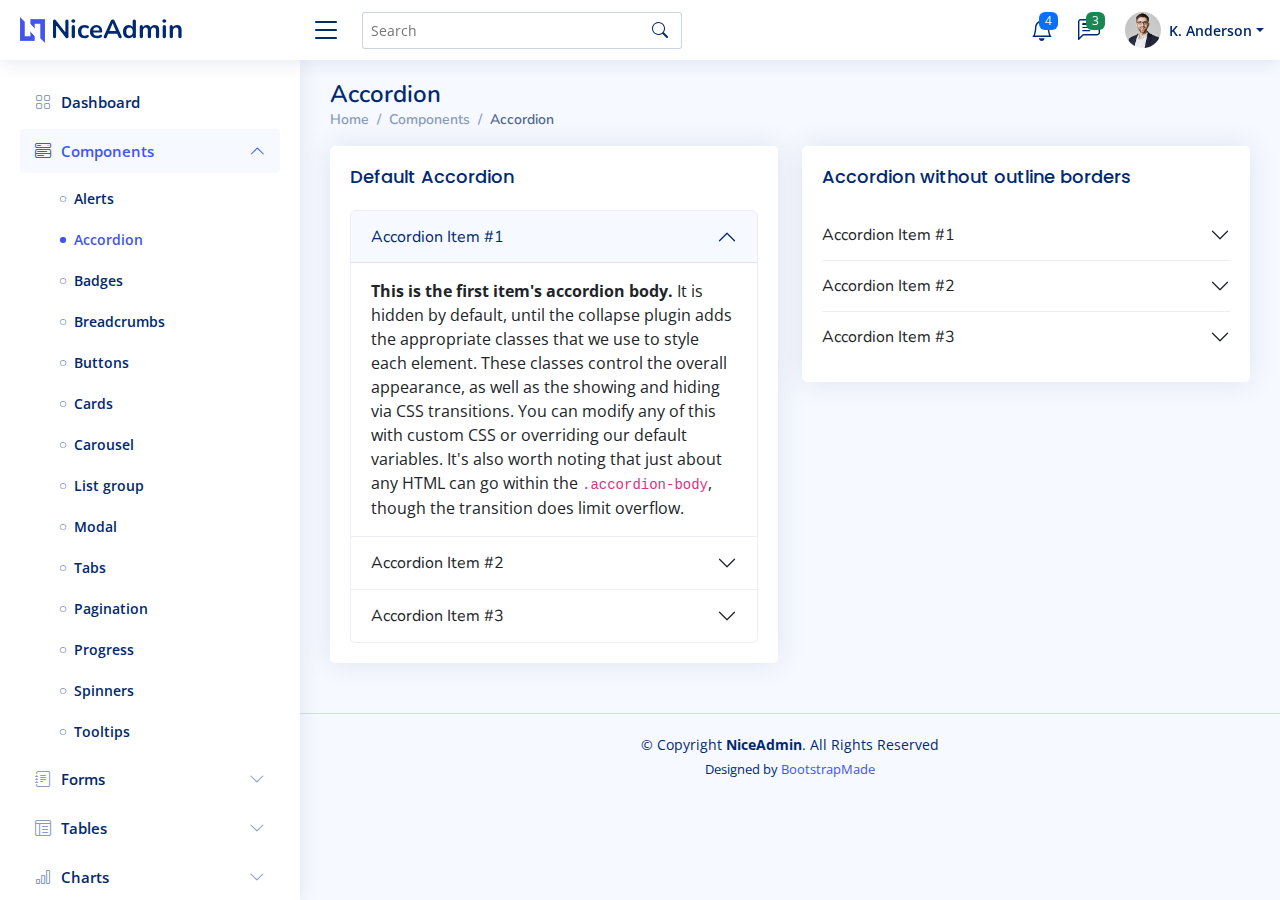
<file: components-accordion.html>
<!DOCTYPE html>
<html lang="en">

<head>
  <meta charset="utf-8">
  <meta content="width=device-width, initial-scale=1.0" name="viewport">

  <title>Components / Accordion - NiceAdmin Bootstrap Template</title>
  <meta content="" name="description">
  <meta content="" name="keywords">

  <!-- Favicons -->
  <link href="assets/img/favicon.png" rel="icon">
  <link href="assets/img/apple-touch-icon.png" rel="apple-touch-icon">

  <!-- Google Fonts -->
  <link href="https://fonts.gstatic.com" rel="preconnect">
  <link href="https://fonts.googleapis.com/css?family=Open+Sans:300,300i,400,400i,600,600i,700,700i|Nunito:300,300i,400,400i,600,600i,700,700i|Poppins:300,300i,400,400i,500,500i,600,600i,700,700i" rel="stylesheet">

  <!-- Vendor CSS Files -->
  <link href="assets/vendor/bootstrap/css/bootstrap.min.css" rel="stylesheet">
  <link href="assets/vendor/bootstrap-icons/bootstrap-icons.css" rel="stylesheet">
  <link href="assets/vendor/boxicons/css/boxicons.min.css" rel="stylesheet">
  <link href="assets/vendor/quill/quill.snow.css" rel="stylesheet">
  <link href="assets/vendor/quill/quill.bubble.css" rel="stylesheet">
  <link href="assets/vendor/remixicon/remixicon.css" rel="stylesheet">
  <link href="assets/vendor/simple-datatables/style.css" rel="stylesheet">

  <!-- Template Main CSS File -->
  <link href="assets/css/style.css" rel="stylesheet">

  <!-- =======================================================
  * Template Name: NiceAdmin
  * Template URL: https://bootstrapmade.com/nice-admin-bootstrap-admin-html-template/
  * Updated: Apr 20 2024 with Bootstrap v5.3.3
  * Author: BootstrapMade.com
  * License: https://bootstrapmade.com/license/
  ======================================================== -->
</head>

<body>

  <!-- ======= Header ======= -->
  <header id="header" class="header fixed-top d-flex align-items-center">

    <div class="d-flex align-items-center justify-content-between">
      <a href="index.html" class="logo d-flex align-items-center">
        <img src="assets/img/logo.png" alt="">
        <span class="d-none d-lg-block">NiceAdmin</span>
      </a>
      <i class="bi bi-list toggle-sidebar-btn"></i>
    </div><!-- End Logo -->

    <div class="search-bar">
      <form class="search-form d-flex align-items-center" method="POST" action="#">
        <input type="text" name="query" placeholder="Search" title="Enter search keyword">
        <button type="submit" title="Search"><i class="bi bi-search"></i></button>
      </form>
    </div><!-- End Search Bar -->

    <nav class="header-nav ms-auto">
      <ul class="d-flex align-items-center">

        <li class="nav-item d-block d-lg-none">
          <a class="nav-link nav-icon search-bar-toggle " href="#">
            <i class="bi bi-search"></i>
          </a>
        </li><!-- End Search Icon-->

        <li class="nav-item dropdown">

          <a class="nav-link nav-icon" href="#" data-bs-toggle="dropdown">
            <i class="bi bi-bell"></i>
            <span class="badge bg-primary badge-number">4</span>
          </a><!-- End Notification Icon -->

          <ul class="dropdown-menu dropdown-menu-end dropdown-menu-arrow notifications">
            <li class="dropdown-header">
              You have 4 new notifications
              <a href="#"><span class="badge rounded-pill bg-primary p-2 ms-2">View all</span></a>
            </li>
            <li>
              <hr class="dropdown-divider">
            </li>

            <li class="notification-item">
              <i class="bi bi-exclamation-circle text-warning"></i>
              <div>
                <h4>Lorem Ipsum</h4>
                <p>Quae dolorem earum veritatis oditseno</p>
                <p>30 min. ago</p>
              </div>
            </li>

            <li>
              <hr class="dropdown-divider">
            </li>

            <li class="notification-item">
              <i class="bi bi-x-circle text-danger"></i>
              <div>
                <h4>Atque rerum nesciunt</h4>
                <p>Quae dolorem earum veritatis oditseno</p>
                <p>1 hr. ago</p>
              </div>
            </li>

            <li>
              <hr class="dropdown-divider">
            </li>

            <li class="notification-item">
              <i class="bi bi-check-circle text-success"></i>
              <div>
                <h4>Sit rerum fuga</h4>
                <p>Quae dolorem earum veritatis oditseno</p>
                <p>2 hrs. ago</p>
              </div>
            </li>

            <li>
              <hr class="dropdown-divider">
            </li>

            <li class="notification-item">
              <i class="bi bi-info-circle text-primary"></i>
              <div>
                <h4>Dicta reprehenderit</h4>
                <p>Quae dolorem earum veritatis oditseno</p>
                <p>4 hrs. ago</p>
              </div>
            </li>

            <li>
              <hr class="dropdown-divider">
            </li>
            <li class="dropdown-footer">
              <a href="#">Show all notifications</a>
            </li>

          </ul><!-- End Notification Dropdown Items -->

        </li><!-- End Notification Nav -->

        <li class="nav-item dropdown">

          <a class="nav-link nav-icon" href="#" data-bs-toggle="dropdown">
            <i class="bi bi-chat-left-text"></i>
            <span class="badge bg-success badge-number">3</span>
          </a><!-- End Messages Icon -->

          <ul class="dropdown-menu dropdown-menu-end dropdown-menu-arrow messages">
            <li class="dropdown-header">
              You have 3 new messages
              <a href="#"><span class="badge rounded-pill bg-primary p-2 ms-2">View all</span></a>
            </li>
            <li>
              <hr class="dropdown-divider">
            </li>

            <li class="message-item">
              <a href="#">
                <img src="assets/img/messages-1.jpg" alt="" class="rounded-circle">
                <div>
                  <h4>Maria Hudson</h4>
                  <p>Velit asperiores et ducimus soluta repudiandae labore officia est ut...</p>
                  <p>4 hrs. ago</p>
                </div>
              </a>
            </li>
            <li>
              <hr class="dropdown-divider">
            </li>

            <li class="message-item">
              <a href="#">
                <img src="assets/img/messages-2.jpg" alt="" class="rounded-circle">
                <div>
                  <h4>Anna Nelson</h4>
                  <p>Velit asperiores et ducimus soluta repudiandae labore officia est ut...</p>
                  <p>6 hrs. ago</p>
                </div>
              </a>
            </li>
            <li>
              <hr class="dropdown-divider">
            </li>

            <li class="message-item">
              <a href="#">
                <img src="assets/img/messages-3.jpg" alt="" class="rounded-circle">
                <div>
                  <h4>David Muldon</h4>
                  <p>Velit asperiores et ducimus soluta repudiandae labore officia est ut...</p>
                  <p>8 hrs. ago</p>
                </div>
              </a>
            </li>
            <li>
              <hr class="dropdown-divider">
            </li>

            <li class="dropdown-footer">
              <a href="#">Show all messages</a>
            </li>

          </ul><!-- End Messages Dropdown Items -->

        </li><!-- End Messages Nav -->

        <li class="nav-item dropdown pe-3">

          <a class="nav-link nav-profile d-flex align-items-center pe-0" href="#" data-bs-toggle="dropdown">
            <img src="assets/img/profile-img.jpg" alt="Profile" class="rounded-circle">
            <span class="d-none d-md-block dropdown-toggle ps-2">K. Anderson</span>
          </a><!-- End Profile Iamge Icon -->

          <ul class="dropdown-menu dropdown-menu-end dropdown-menu-arrow profile">
            <li class="dropdown-header">
              <h6>Kevin Anderson</h6>
              <span>Web Designer</span>
            </li>
            <li>
              <hr class="dropdown-divider">
            </li>

            <li>
              <a class="dropdown-item d-flex align-items-center" href="users-profile.html">
                <i class="bi bi-person"></i>
                <span>My Profile</span>
              </a>
            </li>
            <li>
              <hr class="dropdown-divider">
            </li>

            <li>
              <a class="dropdown-item d-flex align-items-center" href="users-profile.html">
                <i class="bi bi-gear"></i>
                <span>Account Settings</span>
              </a>
            </li>
            <li>
              <hr class="dropdown-divider">
            </li>

            <li>
              <a class="dropdown-item d-flex align-items-center" href="pages-faq.html">
                <i class="bi bi-question-circle"></i>
                <span>Need Help?</span>
              </a>
            </li>
            <li>
              <hr class="dropdown-divider">
            </li>

            <li>
              <a class="dropdown-item d-flex align-items-center" href="#">
                <i class="bi bi-box-arrow-right"></i>
                <span>Sign Out</span>
              </a>
            </li>

          </ul><!-- End Profile Dropdown Items -->
        </li><!-- End Profile Nav -->

      </ul>
    </nav><!-- End Icons Navigation -->

  </header><!-- End Header -->

  <!-- ======= Sidebar ======= -->
  <aside id="sidebar" class="sidebar">

    <ul class="sidebar-nav" id="sidebar-nav">

      <li class="nav-item">
        <a class="nav-link collapsed" href="index.html">
          <i class="bi bi-grid"></i>
          <span>Dashboard</span>
        </a>
      </li><!-- End Dashboard Nav -->

      <li class="nav-item">
        <a class="nav-link " data-bs-target="#components-nav" data-bs-toggle="collapse" href="#">
          <i class="bi bi-menu-button-wide"></i><span>Components</span><i class="bi bi-chevron-down ms-auto"></i>
        </a>
        <ul id="components-nav" class="nav-content collapse show" data-bs-parent="#sidebar-nav">
          <li>
            <a href="components-alerts.html">
              <i class="bi bi-circle"></i><span>Alerts</span>
            </a>
          </li>
          <li>
            <a href="components-accordion.html" class="active">
              <i class="bi bi-circle"></i><span>Accordion</span>
            </a>
          </li>
          <li>
            <a href="components-badges.html">
              <i class="bi bi-circle"></i><span>Badges</span>
            </a>
          </li>
          <li>
            <a href="components-breadcrumbs.html">
              <i class="bi bi-circle"></i><span>Breadcrumbs</span>
            </a>
          </li>
          <li>
            <a href="components-buttons.html">
              <i class="bi bi-circle"></i><span>Buttons</span>
            </a>
          </li>
          <li>
            <a href="components-cards.html">
              <i class="bi bi-circle"></i><span>Cards</span>
            </a>
          </li>
          <li>
            <a href="components-carousel.html">
              <i class="bi bi-circle"></i><span>Carousel</span>
            </a>
          </li>
          <li>
            <a href="components-list-group.html">
              <i class="bi bi-circle"></i><span>List group</span>
            </a>
          </li>
          <li>
            <a href="components-modal.html">
              <i class="bi bi-circle"></i><span>Modal</span>
            </a>
          </li>
          <li>
            <a href="components-tabs.html">
              <i class="bi bi-circle"></i><span>Tabs</span>
            </a>
          </li>
          <li>
            <a href="components-pagination.html">
              <i class="bi bi-circle"></i><span>Pagination</span>
            </a>
          </li>
          <li>
            <a href="components-progress.html">
              <i class="bi bi-circle"></i><span>Progress</span>
            </a>
          </li>
          <li>
            <a href="components-spinners.html">
              <i class="bi bi-circle"></i><span>Spinners</span>
            </a>
          </li>
          <li>
            <a href="components-tooltips.html">
              <i class="bi bi-circle"></i><span>Tooltips</span>
            </a>
          </li>
        </ul>
      </li><!-- End Components Nav -->

      <li class="nav-item">
        <a class="nav-link collapsed" data-bs-target="#forms-nav" data-bs-toggle="collapse" href="#">
          <i class="bi bi-journal-text"></i><span>Forms</span><i class="bi bi-chevron-down ms-auto"></i>
        </a>
        <ul id="forms-nav" class="nav-content collapse " data-bs-parent="#sidebar-nav">
          <li>
            <a href="forms-elements.html">
              <i class="bi bi-circle"></i><span>Form Elements</span>
            </a>
          </li>
          <li>
            <a href="forms-layouts.html">
              <i class="bi bi-circle"></i><span>Form Layouts</span>
            </a>
          </li>
          <li>
            <a href="forms-editors.html">
              <i class="bi bi-circle"></i><span>Form Editors</span>
            </a>
          </li>
          <li>
            <a href="forms-validation.html">
              <i class="bi bi-circle"></i><span>Form Validation</span>
            </a>
          </li>
        </ul>
      </li><!-- End Forms Nav -->

      <li class="nav-item">
        <a class="nav-link collapsed" data-bs-target="#tables-nav" data-bs-toggle="collapse" href="#">
          <i class="bi bi-layout-text-window-reverse"></i><span>Tables</span><i class="bi bi-chevron-down ms-auto"></i>
        </a>
        <ul id="tables-nav" class="nav-content collapse " data-bs-parent="#sidebar-nav">
          <li>
            <a href="tables-general.html">
              <i class="bi bi-circle"></i><span>General Tables</span>
            </a>
          </li>
          <li>
            <a href="tables-data.html">
              <i class="bi bi-circle"></i><span>Data Tables</span>
            </a>
          </li>
        </ul>
      </li><!-- End Tables Nav -->

      <li class="nav-item">
        <a class="nav-link collapsed" data-bs-target="#charts-nav" data-bs-toggle="collapse" href="#">
          <i class="bi bi-bar-chart"></i><span>Charts</span><i class="bi bi-chevron-down ms-auto"></i>
        </a>
        <ul id="charts-nav" class="nav-content collapse " data-bs-parent="#sidebar-nav">
          <li>
            <a href="charts-chartjs.html">
              <i class="bi bi-circle"></i><span>Chart.js</span>
            </a>
          </li>
          <li>
            <a href="charts-apexcharts.html">
              <i class="bi bi-circle"></i><span>ApexCharts</span>
            </a>
          </li>
          <li>
            <a href="charts-echarts.html">
              <i class="bi bi-circle"></i><span>ECharts</span>
            </a>
          </li>
        </ul>
      </li><!-- End Charts Nav -->

      <li class="nav-item">
        <a class="nav-link collapsed" data-bs-target="#icons-nav" data-bs-toggle="collapse" href="#">
          <i class="bi bi-gem"></i><span>Icons</span><i class="bi bi-chevron-down ms-auto"></i>
        </a>
        <ul id="icons-nav" class="nav-content collapse " data-bs-parent="#sidebar-nav">
          <li>
            <a href="icons-bootstrap.html">
              <i class="bi bi-circle"></i><span>Bootstrap Icons</span>
            </a>
          </li>
          <li>
            <a href="icons-remix.html">
              <i class="bi bi-circle"></i><span>Remix Icons</span>
            </a>
          </li>
          <li>
            <a href="icons-boxicons.html">
              <i class="bi bi-circle"></i><span>Boxicons</span>
            </a>
          </li>
        </ul>
      </li><!-- End Icons Nav -->

      <li class="nav-heading">Pages</li>

      <li class="nav-item">
        <a class="nav-link collapsed" href="users-profile.html">
          <i class="bi bi-person"></i>
          <span>Profile</span>
        </a>
      </li><!-- End Profile Page Nav -->

      <li class="nav-item">
        <a class="nav-link collapsed" href="pages-faq.html">
          <i class="bi bi-question-circle"></i>
          <span>F.A.Q</span>
        </a>
      </li><!-- End F.A.Q Page Nav -->

      <li class="nav-item">
        <a class="nav-link collapsed" href="pages-contact.html">
          <i class="bi bi-envelope"></i>
          <span>Contact</span>
        </a>
      </li><!-- End Contact Page Nav -->

      <li class="nav-item">
        <a class="nav-link collapsed" href="pages-register.html">
          <i class="bi bi-card-list"></i>
          <span>Register</span>
        </a>
      </li><!-- End Register Page Nav -->

      <li class="nav-item">
        <a class="nav-link collapsed" href="pages-login.html">
          <i class="bi bi-box-arrow-in-right"></i>
          <span>Login</span>
        </a>
      </li><!-- End Login Page Nav -->

      <li class="nav-item">
        <a class="nav-link collapsed" href="pages-error-404.html">
          <i class="bi bi-dash-circle"></i>
          <span>Error 404</span>
        </a>
      </li><!-- End Error 404 Page Nav -->

      <li class="nav-item">
        <a class="nav-link collapsed" href="pages-blank.html">
          <i class="bi bi-file-earmark"></i>
          <span>Blank</span>
        </a>
      </li><!-- End Blank Page Nav -->

    </ul>

  </aside><!-- End Sidebar-->

  <main id="main" class="main">

    <div class="pagetitle">
      <h1>Accordion</h1>
      <nav>
        <ol class="breadcrumb">
          <li class="breadcrumb-item"><a href="index.html">Home</a></li>
          <li class="breadcrumb-item">Components</li>
          <li class="breadcrumb-item active">Accordion</li>
        </ol>
      </nav>
    </div><!-- End Page Title -->

    <section class="section">
      <div class="row">
        <div class="col-lg-6">

          <div class="card">
            <div class="card-body">
              <h5 class="card-title">Default Accordion</h5>

              <!-- Default Accordion -->
              <div class="accordion" id="accordionExample">
                <div class="accordion-item">
                  <h2 class="accordion-header" id="headingOne">
                    <button class="accordion-button" type="button" data-bs-toggle="collapse" data-bs-target="#collapseOne" aria-expanded="true" aria-controls="collapseOne">
                      Accordion Item #1
                    </button>
                  </h2>
                  <div id="collapseOne" class="accordion-collapse collapse show" aria-labelledby="headingOne" data-bs-parent="#accordionExample">
                    <div class="accordion-body">
                      <strong>This is the first item's accordion body.</strong> It is hidden by default, until the collapse plugin adds the appropriate classes that we use to style each element. These classes control the overall appearance, as well as the showing and hiding via CSS transitions. You can modify any of this with custom CSS or overriding our default variables. It's also worth noting that just about any HTML can go within the <code>.accordion-body</code>, though the transition does limit overflow.
                    </div>
                  </div>
                </div>
                <div class="accordion-item">
                  <h2 class="accordion-header" id="headingTwo">
                    <button class="accordion-button collapsed" type="button" data-bs-toggle="collapse" data-bs-target="#collapseTwo" aria-expanded="false" aria-controls="collapseTwo">
                      Accordion Item #2
                    </button>
                  </h2>
                  <div id="collapseTwo" class="accordion-collapse collapse" aria-labelledby="headingTwo" data-bs-parent="#accordionExample">
                    <div class="accordion-body">
                      <strong>This is the second item's accordion body.</strong> It is hidden by default, until the collapse plugin adds the appropriate classes that we use to style each element. These classes control the overall appearance, as well as the showing and hiding via CSS transitions. You can modify any of this with custom CSS or overriding our default variables. It's also worth noting that just about any HTML can go within the <code>.accordion-body</code>, though the transition does limit overflow.
                    </div>
                  </div>
                </div>
                <div class="accordion-item">
                  <h2 class="accordion-header" id="headingThree">
                    <button class="accordion-button collapsed" type="button" data-bs-toggle="collapse" data-bs-target="#collapseThree" aria-expanded="false" aria-controls="collapseThree">
                      Accordion Item #3
                    </button>
                  </h2>
                  <div id="collapseThree" class="accordion-collapse collapse" aria-labelledby="headingThree" data-bs-parent="#accordionExample">
                    <div class="accordion-body">
                      <strong>This is the third item's accordion body.</strong> It is hidden by default, until the collapse plugin adds the appropriate classes that we use to style each element. These classes control the overall appearance, as well as the showing and hiding via CSS transitions. You can modify any of this with custom CSS or overriding our default variables. It's also worth noting that just about any HTML can go within the <code>.accordion-body</code>, though the transition does limit overflow.
                    </div>
                  </div>
                </div>
              </div><!-- End Default Accordion Example -->

            </div>
          </div>

        </div>

        <div class="col-lg-6">

          <div class="card">
            <div class="card-body">
              <h5 class="card-title">Accordion without outline borders</h5>

              <!-- Accordion without outline borders -->
              <div class="accordion accordion-flush" id="accordionFlushExample">
                <div class="accordion-item">
                  <h2 class="accordion-header" id="flush-headingOne">
                    <button class="accordion-button collapsed" type="button" data-bs-toggle="collapse" data-bs-target="#flush-collapseOne" aria-expanded="false" aria-controls="flush-collapseOne">
                      Accordion Item #1
                    </button>
                  </h2>
                  <div id="flush-collapseOne" class="accordion-collapse collapse" aria-labelledby="flush-headingOne" data-bs-parent="#accordionFlushExample">
                    <div class="accordion-body">Placeholder content for this accordion, which is intended to demonstrate the <code>.accordion-flush</code> class. This is the first item's accordion body.</div>
                  </div>
                </div>
                <div class="accordion-item">
                  <h2 class="accordion-header" id="flush-headingTwo">
                    <button class="accordion-button collapsed" type="button" data-bs-toggle="collapse" data-bs-target="#flush-collapseTwo" aria-expanded="false" aria-controls="flush-collapseTwo">
                      Accordion Item #2
                    </button>
                  </h2>
                  <div id="flush-collapseTwo" class="accordion-collapse collapse" aria-labelledby="flush-headingTwo" data-bs-parent="#accordionFlushExample">
                    <div class="accordion-body">Placeholder content for this accordion, which is intended to demonstrate the <code>.accordion-flush</code> class. This is the second item's accordion body. Let's imagine this being filled with some actual content.</div>
                  </div>
                </div>
                <div class="accordion-item">
                  <h2 class="accordion-header" id="flush-headingThree">
                    <button class="accordion-button collapsed" type="button" data-bs-toggle="collapse" data-bs-target="#flush-collapseThree" aria-expanded="false" aria-controls="flush-collapseThree">
                      Accordion Item #3
                    </button>
                  </h2>
                  <div id="flush-collapseThree" class="accordion-collapse collapse" aria-labelledby="flush-headingThree" data-bs-parent="#accordionFlushExample">
                    <div class="accordion-body">Placeholder content for this accordion, which is intended to demonstrate the <code>.accordion-flush</code> class. This is the third item's accordion body. Nothing more exciting happening here in terms of content, but just filling up the space to make it look, at least at first glance, a bit more representative of how this would look in a real-world application.</div>
                  </div>
                </div>
              </div><!-- End Accordion without outline borders -->

            </div>
          </div>

        </div>
      </div>
    </section>

  </main><!-- End #main -->

  <!-- ======= Footer ======= -->
  <footer id="footer" class="footer">
    <div class="copyright">
      &copy; Copyright <strong><span>NiceAdmin</span></strong>. All Rights Reserved
    </div>
    <div class="credits">
      <!-- All the links in the footer should remain intact. -->
      <!-- You can delete the links only if you purchased the pro version. -->
      <!-- Licensing information: https://bootstrapmade.com/license/ -->
      <!-- Purchase the pro version with working PHP/AJAX contact form: https://bootstrapmade.com/nice-admin-bootstrap-admin-html-template/ -->
      Designed by <a href="https://bootstrapmade.com/">BootstrapMade</a>
    </div>
  </footer><!-- End Footer -->

  <a href="#" class="back-to-top d-flex align-items-center justify-content-center"><i class="bi bi-arrow-up-short"></i></a>

  <!-- Vendor JS Files -->
  <script src="assets/vendor/apexcharts/apexcharts.min.js"></script>
  <script src="assets/vendor/bootstrap/js/bootstrap.bundle.min.js"></script>
  <script src="assets/vendor/chart.js/chart.umd.js"></script>
  <script src="assets/vendor/echarts/echarts.min.js"></script>
  <script src="assets/vendor/quill/quill.js"></script>
  <script src="assets/vendor/simple-datatables/simple-datatables.js"></script>
  <script src="assets/vendor/tinymce/tinymce.min.js"></script>
  <script src="assets/vendor/php-email-form/validate.js"></script>

  <!-- Template Main JS File -->
  <script src="assets/js/main.js"></script>

</body>

</html>
</file>
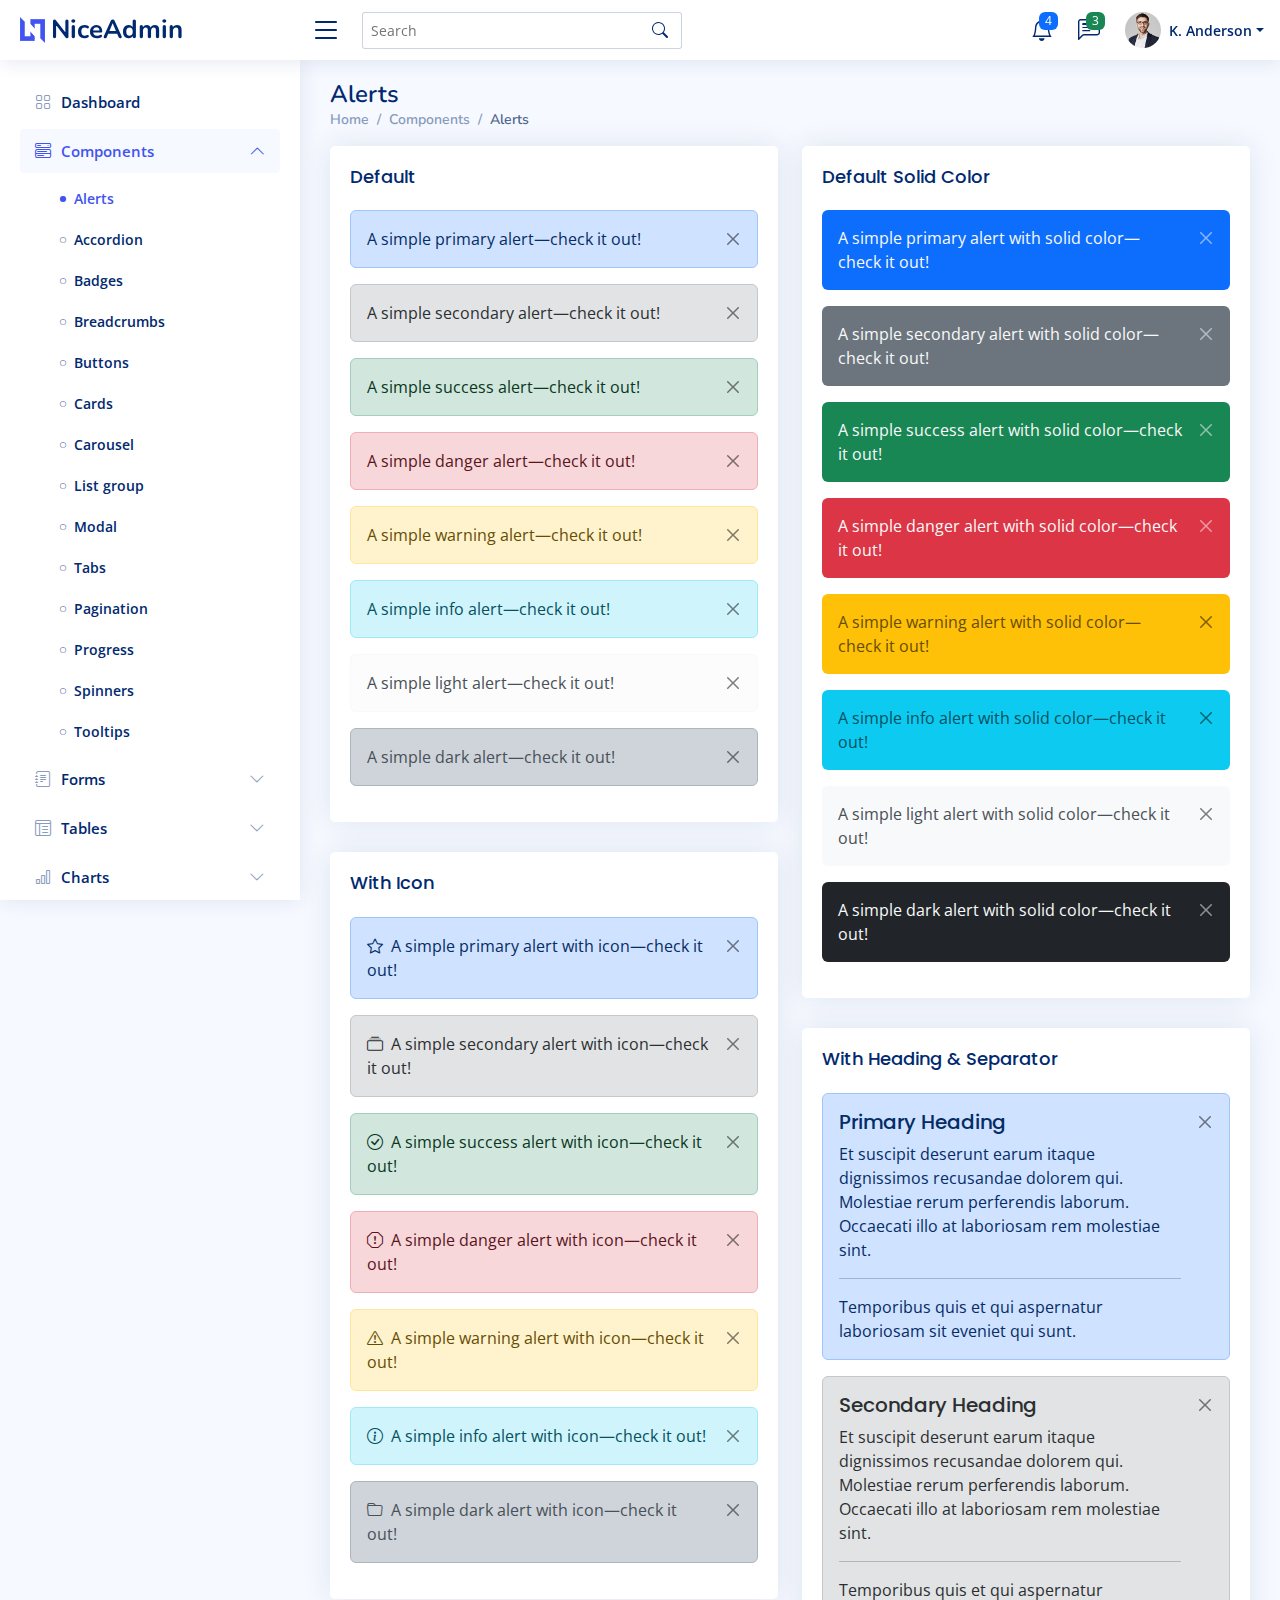
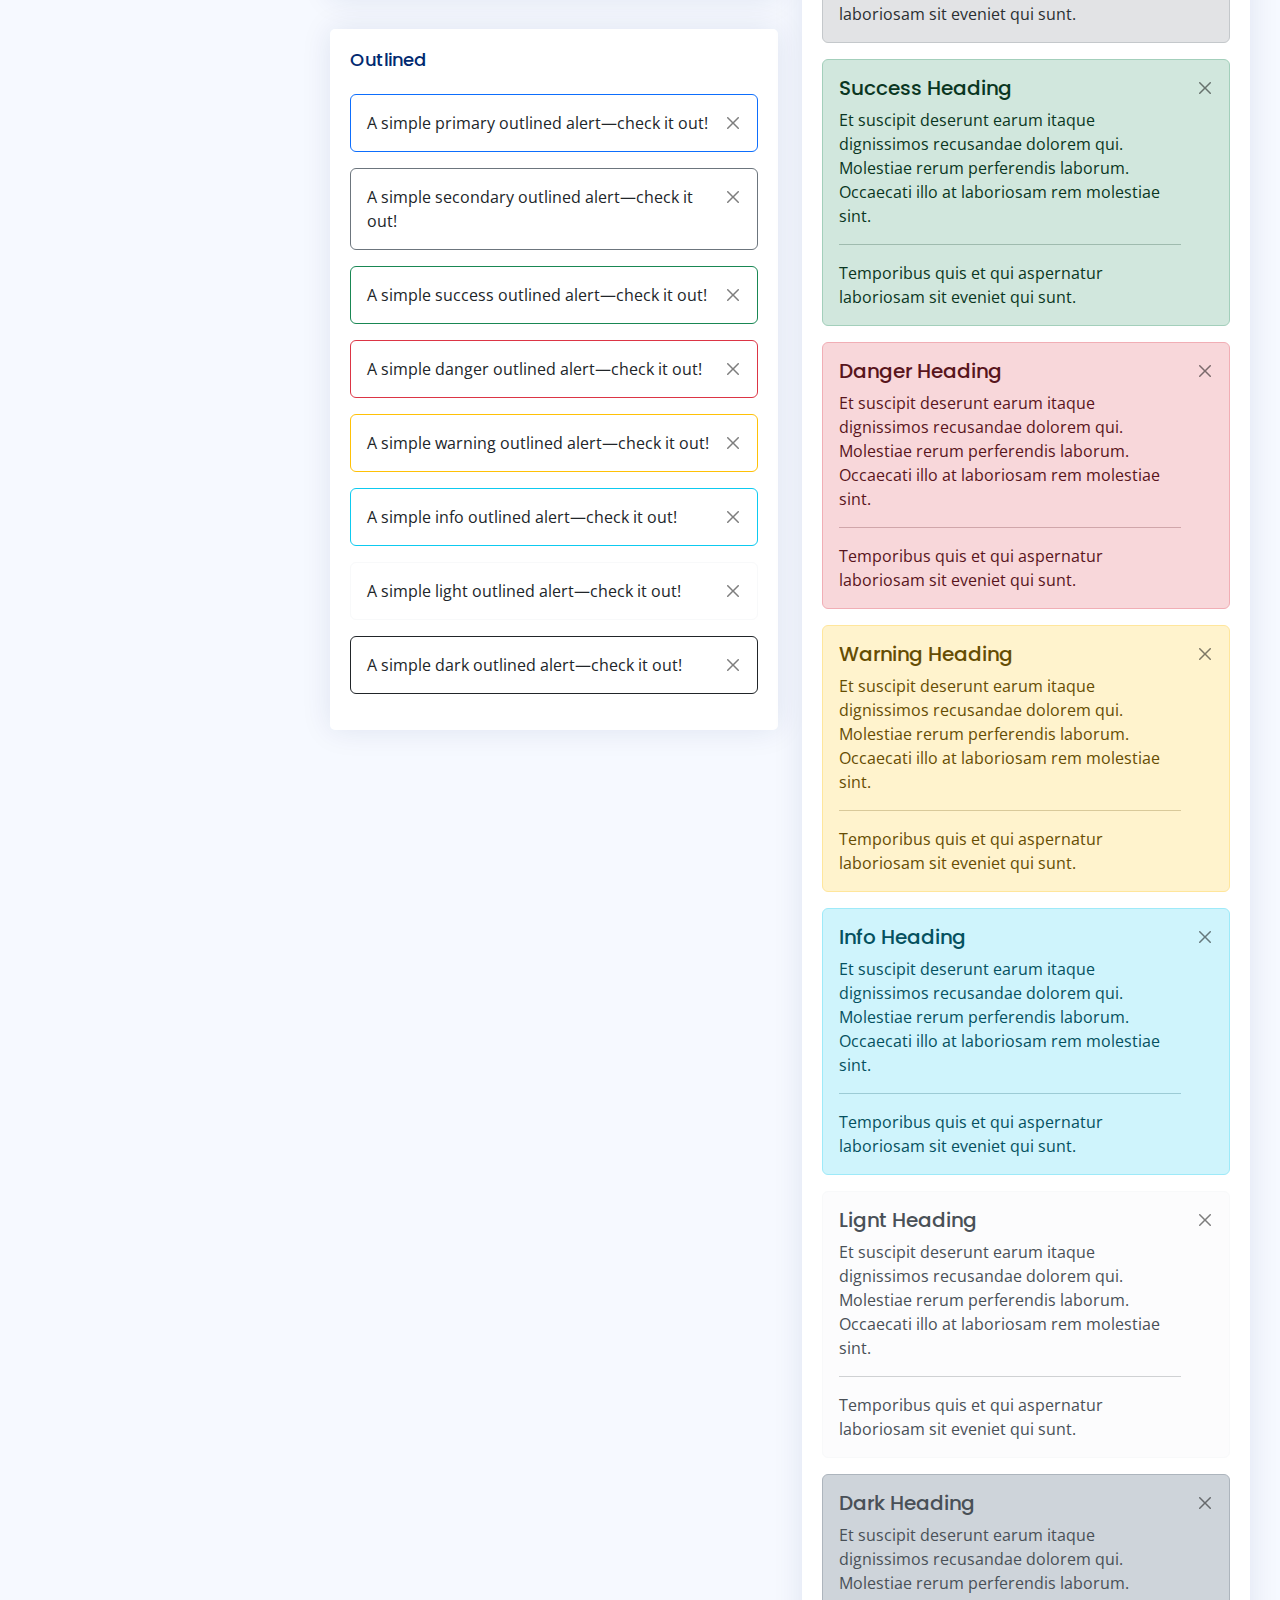
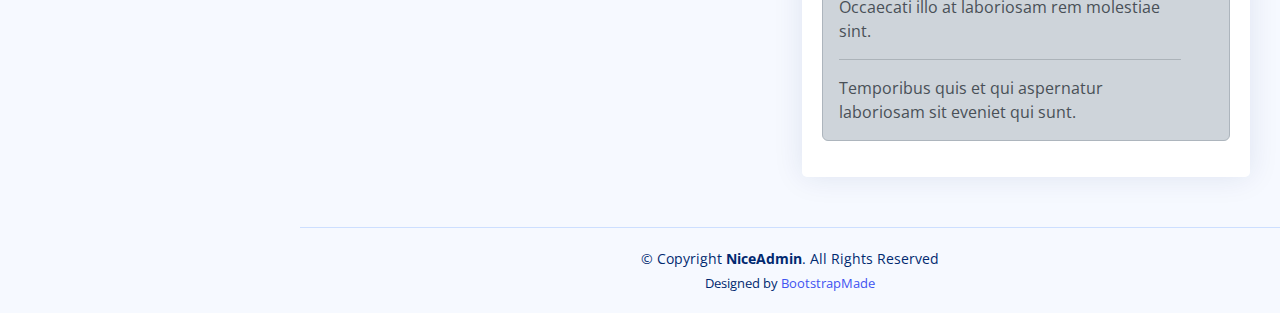
<file: components-alerts.html>
<!DOCTYPE html>
<html lang="en">

<head>
  <meta charset="utf-8">
  <meta content="width=device-width, initial-scale=1.0" name="viewport">

  <title>Components / Alerts - NiceAdmin Bootstrap Template</title>
  <meta content="" name="description">
  <meta content="" name="keywords">

  <!-- Favicons -->
  <link href="assets/img/favicon.png" rel="icon">
  <link href="assets/img/apple-touch-icon.png" rel="apple-touch-icon">

  <!-- Google Fonts -->
  <link href="https://fonts.gstatic.com" rel="preconnect">
  <link href="https://fonts.googleapis.com/css?family=Open+Sans:300,300i,400,400i,600,600i,700,700i|Nunito:300,300i,400,400i,600,600i,700,700i|Poppins:300,300i,400,400i,500,500i,600,600i,700,700i" rel="stylesheet">

  <!-- Vendor CSS Files -->
  <link href="assets/vendor/bootstrap/css/bootstrap.min.css" rel="stylesheet">
  <link href="assets/vendor/bootstrap-icons/bootstrap-icons.css" rel="stylesheet">
  <link href="assets/vendor/boxicons/css/boxicons.min.css" rel="stylesheet">
  <link href="assets/vendor/quill/quill.snow.css" rel="stylesheet">
  <link href="assets/vendor/quill/quill.bubble.css" rel="stylesheet">
  <link href="assets/vendor/remixicon/remixicon.css" rel="stylesheet">
  <link href="assets/vendor/simple-datatables/style.css" rel="stylesheet">

  <!-- Template Main CSS File -->
  <link href="assets/css/style.css" rel="stylesheet">

  <!-- =======================================================
  * Template Name: NiceAdmin
  * Template URL: https://bootstrapmade.com/nice-admin-bootstrap-admin-html-template/
  * Updated: Apr 20 2024 with Bootstrap v5.3.3
  * Author: BootstrapMade.com
  * License: https://bootstrapmade.com/license/
  ======================================================== -->
</head>

<body>

  <!-- ======= Header ======= -->
  <header id="header" class="header fixed-top d-flex align-items-center">

    <div class="d-flex align-items-center justify-content-between">
      <a href="index.html" class="logo d-flex align-items-center">
        <img src="assets/img/logo.png" alt="">
        <span class="d-none d-lg-block">NiceAdmin</span>
      </a>
      <i class="bi bi-list toggle-sidebar-btn"></i>
    </div><!-- End Logo -->

    <div class="search-bar">
      <form class="search-form d-flex align-items-center" method="POST" action="#">
        <input type="text" name="query" placeholder="Search" title="Enter search keyword">
        <button type="submit" title="Search"><i class="bi bi-search"></i></button>
      </form>
    </div><!-- End Search Bar -->

    <nav class="header-nav ms-auto">
      <ul class="d-flex align-items-center">

        <li class="nav-item d-block d-lg-none">
          <a class="nav-link nav-icon search-bar-toggle " href="#">
            <i class="bi bi-search"></i>
          </a>
        </li><!-- End Search Icon-->

        <li class="nav-item dropdown">

          <a class="nav-link nav-icon" href="#" data-bs-toggle="dropdown">
            <i class="bi bi-bell"></i>
            <span class="badge bg-primary badge-number">4</span>
          </a><!-- End Notification Icon -->

          <ul class="dropdown-menu dropdown-menu-end dropdown-menu-arrow notifications">
            <li class="dropdown-header">
              You have 4 new notifications
              <a href="#"><span class="badge rounded-pill bg-primary p-2 ms-2">View all</span></a>
            </li>
            <li>
              <hr class="dropdown-divider">
            </li>

            <li class="notification-item">
              <i class="bi bi-exclamation-circle text-warning"></i>
              <div>
                <h4>Lorem Ipsum</h4>
                <p>Quae dolorem earum veritatis oditseno</p>
                <p>30 min. ago</p>
              </div>
            </li>

            <li>
              <hr class="dropdown-divider">
            </li>

            <li class="notification-item">
              <i class="bi bi-x-circle text-danger"></i>
              <div>
                <h4>Atque rerum nesciunt</h4>
                <p>Quae dolorem earum veritatis oditseno</p>
                <p>1 hr. ago</p>
              </div>
            </li>

            <li>
              <hr class="dropdown-divider">
            </li>

            <li class="notification-item">
              <i class="bi bi-check-circle text-success"></i>
              <div>
                <h4>Sit rerum fuga</h4>
                <p>Quae dolorem earum veritatis oditseno</p>
                <p>2 hrs. ago</p>
              </div>
            </li>

            <li>
              <hr class="dropdown-divider">
            </li>

            <li class="notification-item">
              <i class="bi bi-info-circle text-primary"></i>
              <div>
                <h4>Dicta reprehenderit</h4>
                <p>Quae dolorem earum veritatis oditseno</p>
                <p>4 hrs. ago</p>
              </div>
            </li>

            <li>
              <hr class="dropdown-divider">
            </li>
            <li class="dropdown-footer">
              <a href="#">Show all notifications</a>
            </li>

          </ul><!-- End Notification Dropdown Items -->

        </li><!-- End Notification Nav -->

        <li class="nav-item dropdown">

          <a class="nav-link nav-icon" href="#" data-bs-toggle="dropdown">
            <i class="bi bi-chat-left-text"></i>
            <span class="badge bg-success badge-number">3</span>
          </a><!-- End Messages Icon -->

          <ul class="dropdown-menu dropdown-menu-end dropdown-menu-arrow messages">
            <li class="dropdown-header">
              You have 3 new messages
              <a href="#"><span class="badge rounded-pill bg-primary p-2 ms-2">View all</span></a>
            </li>
            <li>
              <hr class="dropdown-divider">
            </li>

            <li class="message-item">
              <a href="#">
                <img src="assets/img/messages-1.jpg" alt="" class="rounded-circle">
                <div>
                  <h4>Maria Hudson</h4>
                  <p>Velit asperiores et ducimus soluta repudiandae labore officia est ut...</p>
                  <p>4 hrs. ago</p>
                </div>
              </a>
            </li>
            <li>
              <hr class="dropdown-divider">
            </li>

            <li class="message-item">
              <a href="#">
                <img src="assets/img/messages-2.jpg" alt="" class="rounded-circle">
                <div>
                  <h4>Anna Nelson</h4>
                  <p>Velit asperiores et ducimus soluta repudiandae labore officia est ut...</p>
                  <p>6 hrs. ago</p>
                </div>
              </a>
            </li>
            <li>
              <hr class="dropdown-divider">
            </li>

            <li class="message-item">
              <a href="#">
                <img src="assets/img/messages-3.jpg" alt="" class="rounded-circle">
                <div>
                  <h4>David Muldon</h4>
                  <p>Velit asperiores et ducimus soluta repudiandae labore officia est ut...</p>
                  <p>8 hrs. ago</p>
                </div>
              </a>
            </li>
            <li>
              <hr class="dropdown-divider">
            </li>

            <li class="dropdown-footer">
              <a href="#">Show all messages</a>
            </li>

          </ul><!-- End Messages Dropdown Items -->

        </li><!-- End Messages Nav -->

        <li class="nav-item dropdown pe-3">

          <a class="nav-link nav-profile d-flex align-items-center pe-0" href="#" data-bs-toggle="dropdown">
            <img src="assets/img/profile-img.jpg" alt="Profile" class="rounded-circle">
            <span class="d-none d-md-block dropdown-toggle ps-2">K. Anderson</span>
          </a><!-- End Profile Iamge Icon -->

          <ul class="dropdown-menu dropdown-menu-end dropdown-menu-arrow profile">
            <li class="dropdown-header">
              <h6>Kevin Anderson</h6>
              <span>Web Designer</span>
            </li>
            <li>
              <hr class="dropdown-divider">
            </li>

            <li>
              <a class="dropdown-item d-flex align-items-center" href="users-profile.html">
                <i class="bi bi-person"></i>
                <span>My Profile</span>
              </a>
            </li>
            <li>
              <hr class="dropdown-divider">
            </li>

            <li>
              <a class="dropdown-item d-flex align-items-center" href="users-profile.html">
                <i class="bi bi-gear"></i>
                <span>Account Settings</span>
              </a>
            </li>
            <li>
              <hr class="dropdown-divider">
            </li>

            <li>
              <a class="dropdown-item d-flex align-items-center" href="pages-faq.html">
                <i class="bi bi-question-circle"></i>
                <span>Need Help?</span>
              </a>
            </li>
            <li>
              <hr class="dropdown-divider">
            </li>

            <li>
              <a class="dropdown-item d-flex align-items-center" href="#">
                <i class="bi bi-box-arrow-right"></i>
                <span>Sign Out</span>
              </a>
            </li>

          </ul><!-- End Profile Dropdown Items -->
        </li><!-- End Profile Nav -->

      </ul>
    </nav><!-- End Icons Navigation -->

  </header><!-- End Header -->

  <!-- ======= Sidebar ======= -->
  <aside id="sidebar" class="sidebar">

    <ul class="sidebar-nav" id="sidebar-nav">

      <li class="nav-item">
        <a class="nav-link collapsed" href="index.html">
          <i class="bi bi-grid"></i>
          <span>Dashboard</span>
        </a>
      </li><!-- End Dashboard Nav -->

      <li class="nav-item">
        <a class="nav-link " data-bs-target="#components-nav" data-bs-toggle="collapse" href="#">
          <i class="bi bi-menu-button-wide"></i><span>Components</span><i class="bi bi-chevron-down ms-auto"></i>
        </a>
        <ul id="components-nav" class="nav-content collapse show" data-bs-parent="#sidebar-nav">
          <li>
            <a href="components-alerts.html" class="active">
              <i class="bi bi-circle"></i><span>Alerts</span>
            </a>
          </li>
          <li>
            <a href="components-accordion.html">
              <i class="bi bi-circle"></i><span>Accordion</span>
            </a>
          </li>
          <li>
            <a href="components-badges.html">
              <i class="bi bi-circle"></i><span>Badges</span>
            </a>
          </li>
          <li>
            <a href="components-breadcrumbs.html">
              <i class="bi bi-circle"></i><span>Breadcrumbs</span>
            </a>
          </li>
          <li>
            <a href="components-buttons.html">
              <i class="bi bi-circle"></i><span>Buttons</span>
            </a>
          </li>
          <li>
            <a href="components-cards.html">
              <i class="bi bi-circle"></i><span>Cards</span>
            </a>
          </li>
          <li>
            <a href="components-carousel.html">
              <i class="bi bi-circle"></i><span>Carousel</span>
            </a>
          </li>
          <li>
            <a href="components-list-group.html">
              <i class="bi bi-circle"></i><span>List group</span>
            </a>
          </li>
          <li>
            <a href="components-modal.html">
              <i class="bi bi-circle"></i><span>Modal</span>
            </a>
          </li>
          <li>
            <a href="components-tabs.html">
              <i class="bi bi-circle"></i><span>Tabs</span>
            </a>
          </li>
          <li>
            <a href="components-pagination.html">
              <i class="bi bi-circle"></i><span>Pagination</span>
            </a>
          </li>
          <li>
            <a href="components-progress.html">
              <i class="bi bi-circle"></i><span>Progress</span>
            </a>
          </li>
          <li>
            <a href="components-spinners.html">
              <i class="bi bi-circle"></i><span>Spinners</span>
            </a>
          </li>
          <li>
            <a href="components-tooltips.html">
              <i class="bi bi-circle"></i><span>Tooltips</span>
            </a>
          </li>
        </ul>
      </li><!-- End Components Nav -->

      <li class="nav-item">
        <a class="nav-link collapsed" data-bs-target="#forms-nav" data-bs-toggle="collapse" href="#">
          <i class="bi bi-journal-text"></i><span>Forms</span><i class="bi bi-chevron-down ms-auto"></i>
        </a>
        <ul id="forms-nav" class="nav-content collapse " data-bs-parent="#sidebar-nav">
          <li>
            <a href="forms-elements.html">
              <i class="bi bi-circle"></i><span>Form Elements</span>
            </a>
          </li>
          <li>
            <a href="forms-layouts.html">
              <i class="bi bi-circle"></i><span>Form Layouts</span>
            </a>
          </li>
          <li>
            <a href="forms-editors.html">
              <i class="bi bi-circle"></i><span>Form Editors</span>
            </a>
          </li>
          <li>
            <a href="forms-validation.html">
              <i class="bi bi-circle"></i><span>Form Validation</span>
            </a>
          </li>
        </ul>
      </li><!-- End Forms Nav -->

      <li class="nav-item">
        <a class="nav-link collapsed" data-bs-target="#tables-nav" data-bs-toggle="collapse" href="#">
          <i class="bi bi-layout-text-window-reverse"></i><span>Tables</span><i class="bi bi-chevron-down ms-auto"></i>
        </a>
        <ul id="tables-nav" class="nav-content collapse " data-bs-parent="#sidebar-nav">
          <li>
            <a href="tables-general.html">
              <i class="bi bi-circle"></i><span>General Tables</span>
            </a>
          </li>
          <li>
            <a href="tables-data.html">
              <i class="bi bi-circle"></i><span>Data Tables</span>
            </a>
          </li>
        </ul>
      </li><!-- End Tables Nav -->

      <li class="nav-item">
        <a class="nav-link collapsed" data-bs-target="#charts-nav" data-bs-toggle="collapse" href="#">
          <i class="bi bi-bar-chart"></i><span>Charts</span><i class="bi bi-chevron-down ms-auto"></i>
        </a>
        <ul id="charts-nav" class="nav-content collapse " data-bs-parent="#sidebar-nav">
          <li>
            <a href="charts-chartjs.html">
              <i class="bi bi-circle"></i><span>Chart.js</span>
            </a>
          </li>
          <li>
            <a href="charts-apexcharts.html">
              <i class="bi bi-circle"></i><span>ApexCharts</span>
            </a>
          </li>
          <li>
            <a href="charts-echarts.html">
              <i class="bi bi-circle"></i><span>ECharts</span>
            </a>
          </li>
        </ul>
      </li><!-- End Charts Nav -->

      <li class="nav-item">
        <a class="nav-link collapsed" data-bs-target="#icons-nav" data-bs-toggle="collapse" href="#">
          <i class="bi bi-gem"></i><span>Icons</span><i class="bi bi-chevron-down ms-auto"></i>
        </a>
        <ul id="icons-nav" class="nav-content collapse " data-bs-parent="#sidebar-nav">
          <li>
            <a href="icons-bootstrap.html">
              <i class="bi bi-circle"></i><span>Bootstrap Icons</span>
            </a>
          </li>
          <li>
            <a href="icons-remix.html">
              <i class="bi bi-circle"></i><span>Remix Icons</span>
            </a>
          </li>
          <li>
            <a href="icons-boxicons.html">
              <i class="bi bi-circle"></i><span>Boxicons</span>
            </a>
          </li>
        </ul>
      </li><!-- End Icons Nav -->

      <li class="nav-heading">Pages</li>

      <li class="nav-item">
        <a class="nav-link collapsed" href="users-profile.html">
          <i class="bi bi-person"></i>
          <span>Profile</span>
        </a>
      </li><!-- End Profile Page Nav -->

      <li class="nav-item">
        <a class="nav-link collapsed" href="pages-faq.html">
          <i class="bi bi-question-circle"></i>
          <span>F.A.Q</span>
        </a>
      </li><!-- End F.A.Q Page Nav -->

      <li class="nav-item">
        <a class="nav-link collapsed" href="pages-contact.html">
          <i class="bi bi-envelope"></i>
          <span>Contact</span>
        </a>
      </li><!-- End Contact Page Nav -->

      <li class="nav-item">
        <a class="nav-link collapsed" href="pages-register.html">
          <i class="bi bi-card-list"></i>
          <span>Register</span>
        </a>
      </li><!-- End Register Page Nav -->

      <li class="nav-item">
        <a class="nav-link collapsed" href="pages-login.html">
          <i class="bi bi-box-arrow-in-right"></i>
          <span>Login</span>
        </a>
      </li><!-- End Login Page Nav -->

      <li class="nav-item">
        <a class="nav-link collapsed" href="pages-error-404.html">
          <i class="bi bi-dash-circle"></i>
          <span>Error 404</span>
        </a>
      </li><!-- End Error 404 Page Nav -->

      <li class="nav-item">
        <a class="nav-link collapsed" href="pages-blank.html">
          <i class="bi bi-file-earmark"></i>
          <span>Blank</span>
        </a>
      </li><!-- End Blank Page Nav -->

    </ul>

  </aside><!-- End Sidebar-->

  <main id="main" class="main">

    <div class="pagetitle">
      <h1>Alerts</h1>
      <nav>
        <ol class="breadcrumb">
          <li class="breadcrumb-item"><a href="index.html">Home</a></li>
          <li class="breadcrumb-item">Components</li>
          <li class="breadcrumb-item active">Alerts</li>
        </ol>
      </nav>
    </div><!-- End Page Title -->

    <section class="section">
      <div class="row">
        <div class="col-lg-6">

          <div class="card">
            <div class="card-body">

              <h5 class="card-title">Default</h5>

              <div class="alert alert-primary alert-dismissible fade show" role="alert">
                A simple primary alert—check it out!
                <button type="button" class="btn-close" data-bs-dismiss="alert" aria-label="Close"></button>
              </div>

              <div class="alert alert-secondary alert-dismissible fade show" role="alert">
                A simple secondary alert—check it out!
                <button type="button" class="btn-close" data-bs-dismiss="alert" aria-label="Close"></button>
              </div>

              <div class="alert alert-success alert-dismissible fade show" role="alert">
                A simple success alert—check it out!
                <button type="button" class="btn-close" data-bs-dismiss="alert" aria-label="Close"></button>
              </div>

              <div class="alert alert-danger alert-dismissible fade show" role="alert">
                A simple danger alert—check it out!
                <button type="button" class="btn-close" data-bs-dismiss="alert" aria-label="Close"></button>
              </div>

              <div class="alert alert-warning alert-dismissible fade show" role="alert">
                A simple warning alert—check it out!
                <button type="button" class="btn-close" data-bs-dismiss="alert" aria-label="Close"></button>
              </div>

              <div class="alert alert-info alert-dismissible fade show" role="alert">
                A simple info alert—check it out!
                <button type="button" class="btn-close" data-bs-dismiss="alert" aria-label="Close"></button>
              </div>

              <div class="alert alert-light border-light alert-dismissible fade show" role="alert">
                A simple light alert—check it out!
                <button type="button" class="btn-close" data-bs-dismiss="alert" aria-label="Close"></button>
              </div>

              <div class="alert alert-dark alert-dismissible fade show" role="alert">
                A simple dark alert—check it out!
                <button type="button" class="btn-close" data-bs-dismiss="alert" aria-label="Close"></button>
              </div>

            </div>
          </div>

          <div class="card">
            <div class="card-body">
              <h5 class="card-title">With Icon</h5>

              <div class="alert alert-primary alert-dismissible fade show" role="alert">
                <i class="bi bi-star me-1"></i>
                A simple primary alert with icon—check it out!
                <button type="button" class="btn-close" data-bs-dismiss="alert" aria-label="Close"></button>
              </div>

              <div class="alert alert-secondary alert-dismissible fade show" role="alert">
                <i class="bi bi-collection me-1"></i>
                A simple secondary alert with icon—check it out!
                <button type="button" class="btn-close" data-bs-dismiss="alert" aria-label="Close"></button>
              </div>

              <div class="alert alert-success alert-dismissible fade show" role="alert">
                <i class="bi bi-check-circle me-1"></i>
                A simple success alert with icon—check it out!
                <button type="button" class="btn-close" data-bs-dismiss="alert" aria-label="Close"></button>
              </div>

              <div class="alert alert-danger alert-dismissible fade show" role="alert">
                <i class="bi bi-exclamation-octagon me-1"></i>
                A simple danger alert with icon—check it out!
                <button type="button" class="btn-close" data-bs-dismiss="alert" aria-label="Close"></button>
              </div>

              <div class="alert alert-warning alert-dismissible fade show" role="alert">
                <i class="bi bi-exclamation-triangle me-1"></i>
                A simple warning alert with icon—check it out!
                <button type="button" class="btn-close" data-bs-dismiss="alert" aria-label="Close"></button>
              </div>

              <div class="alert alert-info alert-dismissible fade show" role="alert">
                <i class="bi bi-info-circle me-1"></i>
                A simple info alert with icon—check it out!
                <button type="button" class="btn-close" data-bs-dismiss="alert" aria-label="Close"></button>
              </div>

              <div class="alert alert-dark alert-dismissible fade show" role="alert">
                <i class="bi bi-folder me-1"></i>
                A simple dark alert with icon—check it out!
                <button type="button" class="btn-close" data-bs-dismiss="alert" aria-label="Close"></button>
              </div>

            </div>
          </div>

          <div class="card">
            <div class="card-body">
              <h5 class="card-title">Outlined</h5>

              <div class="alert border-primary alert-dismissible fade show" role="alert">
                A simple primary outlined alert—check it out!
                <button type="button" class="btn-close" data-bs-dismiss="alert" aria-label="Close"></button>
              </div>

              <div class="alert border-secondary alert-dismissible fade show" role="alert">
                A simple secondary outlined alert—check it out!
                <button type="button" class="btn-close" data-bs-dismiss="alert" aria-label="Close"></button>
              </div>

              <div class="alert border-success alert-dismissible fade show" role="alert">
                A simple success outlined alert—check it out!
                <button type="button" class="btn-close" data-bs-dismiss="alert" aria-label="Close"></button>
              </div>

              <div class="alert border-danger alert-dismissible fade show" role="alert">
                A simple danger outlined alert—check it out!
                <button type="button" class="btn-close" data-bs-dismiss="alert" aria-label="Close"></button>
              </div>

              <div class="alert border-warning alert-dismissible fade show" role="alert">
                A simple warning outlined alert—check it out!
                <button type="button" class="btn-close" data-bs-dismiss="alert" aria-label="Close"></button>
              </div>

              <div class="alert border-info alert-dismissible fade show" role="alert">
                A simple info outlined alert—check it out!
                <button type="button" class="btn-close" data-bs-dismiss="alert" aria-label="Close"></button>
              </div>

              <div class="alert border-light alert-dismissible fade show" role="alert">
                A simple light outlined alert—check it out!
                <button type="button" class="btn-close" data-bs-dismiss="alert" aria-label="Close"></button>
              </div>

              <div class="alert border-dark alert-dismissible fade show" role="alert">
                A simple dark outlined alert—check it out!
                <button type="button" class="btn-close" data-bs-dismiss="alert" aria-label="Close"></button>
              </div>

            </div>
          </div>

        </div>

        <div class="col-lg-6">

          <div class="card">
            <div class="card-body">
              <h5 class="card-title">Default Solid Color</h5>

              <div class="alert alert-primary bg-primary text-light border-0 alert-dismissible fade show" role="alert">
                A simple primary alert with solid color—check it out!
                <button type="button" class="btn-close btn-close-white" data-bs-dismiss="alert" aria-label="Close"></button>
              </div>

              <div class="alert alert-secondary bg-secondary text-light border-0 alert-dismissible fade show" role="alert">
                A simple secondary alert with solid color—check it out!
                <button type="button" class="btn-close btn-close-white" data-bs-dismiss="alert" aria-label="Close"></button>
              </div>

              <div class="alert alert-success bg-success text-light border-0 alert-dismissible fade show" role="alert">
                A simple success alert with solid color—check it out!
                <button type="button" class="btn-close btn-close-white" data-bs-dismiss="alert" aria-label="Close"></button>
              </div>

              <div class="alert alert-danger bg-danger text-light border-0 alert-dismissible fade show" role="alert">
                A simple danger alert with solid color—check it out!
                <button type="button" class="btn-close btn-close-white" data-bs-dismiss="alert" aria-label="Close"></button>
              </div>

              <div class="alert alert-warning bg-warning border-0 alert-dismissible fade show" role="alert">
                A simple warning alert with solid color—check it out!
                <button type="button" class="btn-close" data-bs-dismiss="alert" aria-label="Close"></button>
              </div>

              <div class="alert alert-info bg-info border-0 alert-dismissible fade show" role="alert">
                A simple info alert with solid color—check it out!
                <button type="button" class="btn-close" data-bs-dismiss="alert" aria-label="Close"></button>
              </div>

              <div class="alert alert-light bg-light border-0 alert-dismissible fade show" role="alert">
                A simple light alert with solid color—check it out!
                <button type="button" class="btn-close" data-bs-dismiss="alert" aria-label="Close"></button>
              </div>

              <div class="alert alert-dark bg-dark text-light border-0 alert-dismissible fade show" role="alert">
                A simple dark alert with solid color—check it out!
                <button type="button" class="btn-close btn-close-white" data-bs-dismiss="alert" aria-label="Close"></button>
              </div>

            </div>
          </div>

          <div class="card">
            <div class="card-body">
              <h5 class="card-title">With Heading &amp Separator</h5>

              <div class="alert alert-primary alert-dismissible fade show" role="alert">
                <h4 class="alert-heading">Primary Heading</h4>
                <p>Et suscipit deserunt earum itaque dignissimos recusandae dolorem qui. Molestiae rerum perferendis laborum. Occaecati illo at laboriosam rem molestiae sint.</p>
                <hr>
                <p class="mb-0">Temporibus quis et qui aspernatur laboriosam sit eveniet qui sunt.</p>
                <button type="button" class="btn-close" data-bs-dismiss="alert" aria-label="Close"></button>
              </div>

              <div class="alert alert-secondary alert-dismissible fade show" role="alert">
                <h4 class="alert-heading">Secondary Heading</h4>
                <p>Et suscipit deserunt earum itaque dignissimos recusandae dolorem qui. Molestiae rerum perferendis laborum. Occaecati illo at laboriosam rem molestiae sint.</p>
                <hr>
                <p class="mb-0">Temporibus quis et qui aspernatur laboriosam sit eveniet qui sunt.</p>
                <button type="button" class="btn-close" data-bs-dismiss="alert" aria-label="Close"></button>
              </div>

              <div class="alert alert-success alert-dismissible fade show" role="alert">
                <h4 class="alert-heading">Success Heading</h4>
                <p>Et suscipit deserunt earum itaque dignissimos recusandae dolorem qui. Molestiae rerum perferendis laborum. Occaecati illo at laboriosam rem molestiae sint.</p>
                <hr>
                <p class="mb-0">Temporibus quis et qui aspernatur laboriosam sit eveniet qui sunt.</p>
                <button type="button" class="btn-close" data-bs-dismiss="alert" aria-label="Close"></button>
              </div>

              <div class="alert alert-danger alert-dismissible fade show" role="alert">
                <h4 class="alert-heading">Danger Heading</h4>
                <p>Et suscipit deserunt earum itaque dignissimos recusandae dolorem qui. Molestiae rerum perferendis laborum. Occaecati illo at laboriosam rem molestiae sint.</p>
                <hr>
                <p class="mb-0">Temporibus quis et qui aspernatur laboriosam sit eveniet qui sunt.</p>
                <button type="button" class="btn-close" data-bs-dismiss="alert" aria-label="Close"></button>
              </div>

              <div class="alert alert-warning  alert-dismissible fade show" role="alert">
                <h4 class="alert-heading">Warning Heading</h4>
                <p>Et suscipit deserunt earum itaque dignissimos recusandae dolorem qui. Molestiae rerum perferendis laborum. Occaecati illo at laboriosam rem molestiae sint.</p>
                <hr>
                <p class="mb-0">Temporibus quis et qui aspernatur laboriosam sit eveniet qui sunt.</p>
                <button type="button" class="btn-close" data-bs-dismiss="alert" aria-label="Close"></button>
              </div>

              <div class="alert alert-info  alert-dismissible fade show" role="alert">
                <h4 class="alert-heading">Info Heading</h4>
                <p>Et suscipit deserunt earum itaque dignissimos recusandae dolorem qui. Molestiae rerum perferendis laborum. Occaecati illo at laboriosam rem molestiae sint.</p>
                <hr>
                <p class="mb-0">Temporibus quis et qui aspernatur laboriosam sit eveniet qui sunt.</p>
                <button type="button" class="btn-close" data-bs-dismiss="alert" aria-label="Close"></button>
              </div>

              <div class="alert alert-light border-light alert-dismissible fade show" role="alert">
                <h4 class="alert-heading">Lignt Heading</h4>
                <p>Et suscipit deserunt earum itaque dignissimos recusandae dolorem qui. Molestiae rerum perferendis laborum. Occaecati illo at laboriosam rem molestiae sint.</p>
                <hr>
                <p class="mb-0">Temporibus quis et qui aspernatur laboriosam sit eveniet qui sunt.</p>
                <button type="button" class="btn-close" data-bs-dismiss="alert" aria-label="Close"></button>
              </div>

              <div class="alert alert-dark  alert-dismissible fade show" role="alert">
                <h4 class="alert-heading">Dark Heading</h4>
                <p>Et suscipit deserunt earum itaque dignissimos recusandae dolorem qui. Molestiae rerum perferendis laborum. Occaecati illo at laboriosam rem molestiae sint.</p>
                <hr>
                <p class="mb-0">Temporibus quis et qui aspernatur laboriosam sit eveniet qui sunt.</p>
                <button type="button" class="btn-close" data-bs-dismiss="alert" aria-label="Close"></button>
              </div>

            </div>
          </div>
        </div>
      </div>
    </section>

  </main><!-- End #main -->

  <!-- ======= Footer ======= -->
  <footer id="footer" class="footer">
    <div class="copyright">
      &copy; Copyright <strong><span>NiceAdmin</span></strong>. All Rights Reserved
    </div>
    <div class="credits">
      <!-- All the links in the footer should remain intact. -->
      <!-- You can delete the links only if you purchased the pro version. -->
      <!-- Licensing information: https://bootstrapmade.com/license/ -->
      <!-- Purchase the pro version with working PHP/AJAX contact form: https://bootstrapmade.com/nice-admin-bootstrap-admin-html-template/ -->
      Designed by <a href="https://bootstrapmade.com/">BootstrapMade</a>
    </div>
  </footer><!-- End Footer -->

  <a href="#" class="back-to-top d-flex align-items-center justify-content-center"><i class="bi bi-arrow-up-short"></i></a>

  <!-- Vendor JS Files -->
  <script src="assets/vendor/apexcharts/apexcharts.min.js"></script>
  <script src="assets/vendor/bootstrap/js/bootstrap.bundle.min.js"></script>
  <script src="assets/vendor/chart.js/chart.umd.js"></script>
  <script src="assets/vendor/echarts/echarts.min.js"></script>
  <script src="assets/vendor/quill/quill.js"></script>
  <script src="assets/vendor/simple-datatables/simple-datatables.js"></script>
  <script src="assets/vendor/tinymce/tinymce.min.js"></script>
  <script src="assets/vendor/php-email-form/validate.js"></script>

  <!-- Template Main JS File -->
  <script src="assets/js/main.js"></script>

</body>

</html>
</file>
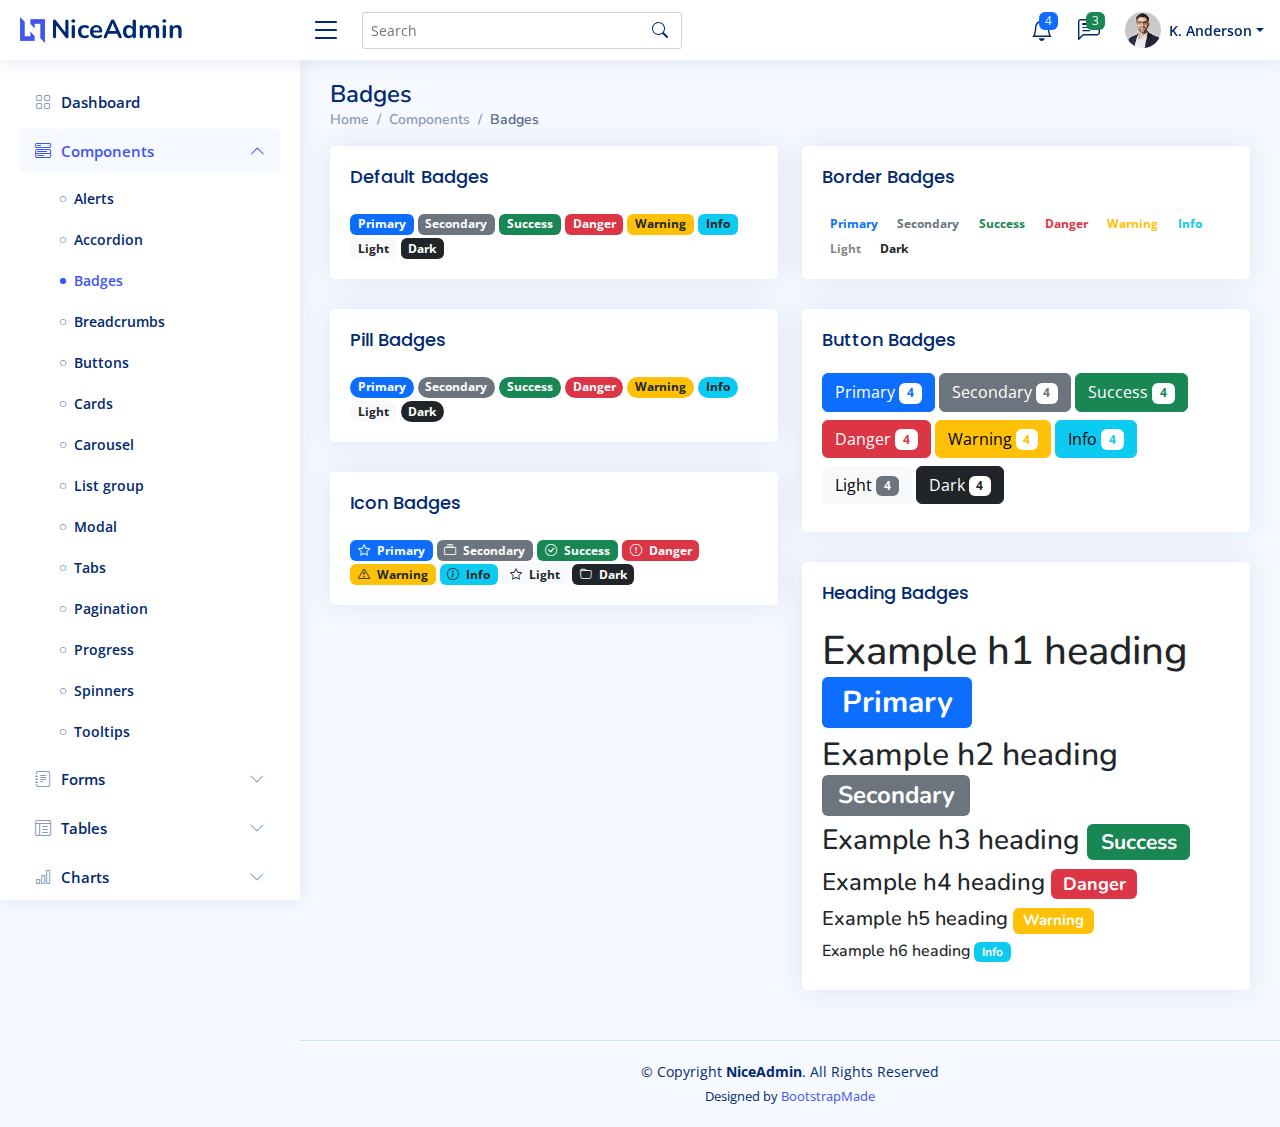
<file: components-badges.html>
<!DOCTYPE html>
<html lang="en">

<head>
  <meta charset="utf-8">
  <meta content="width=device-width, initial-scale=1.0" name="viewport">

  <title>Components / Badges - NiceAdmin Bootstrap Template</title>
  <meta content="" name="description">
  <meta content="" name="keywords">

  <!-- Favicons -->
  <link href="assets/img/favicon.png" rel="icon">
  <link href="assets/img/apple-touch-icon.png" rel="apple-touch-icon">

  <!-- Google Fonts -->
  <link href="https://fonts.gstatic.com" rel="preconnect">
  <link href="https://fonts.googleapis.com/css?family=Open+Sans:300,300i,400,400i,600,600i,700,700i|Nunito:300,300i,400,400i,600,600i,700,700i|Poppins:300,300i,400,400i,500,500i,600,600i,700,700i" rel="stylesheet">

  <!-- Vendor CSS Files -->
  <link href="assets/vendor/bootstrap/css/bootstrap.min.css" rel="stylesheet">
  <link href="assets/vendor/bootstrap-icons/bootstrap-icons.css" rel="stylesheet">
  <link href="assets/vendor/boxicons/css/boxicons.min.css" rel="stylesheet">
  <link href="assets/vendor/quill/quill.snow.css" rel="stylesheet">
  <link href="assets/vendor/quill/quill.bubble.css" rel="stylesheet">
  <link href="assets/vendor/remixicon/remixicon.css" rel="stylesheet">
  <link href="assets/vendor/simple-datatables/style.css" rel="stylesheet">

  <!-- Template Main CSS File -->
  <link href="assets/css/style.css" rel="stylesheet">

  <!-- =======================================================
  * Template Name: NiceAdmin
  * Template URL: https://bootstrapmade.com/nice-admin-bootstrap-admin-html-template/
  * Updated: Apr 20 2024 with Bootstrap v5.3.3
  * Author: BootstrapMade.com
  * License: https://bootstrapmade.com/license/
  ======================================================== -->
</head>

<body>

  <!-- ======= Header ======= -->
  <header id="header" class="header fixed-top d-flex align-items-center">

    <div class="d-flex align-items-center justify-content-between">
      <a href="index.html" class="logo d-flex align-items-center">
        <img src="assets/img/logo.png" alt="">
        <span class="d-none d-lg-block">NiceAdmin</span>
      </a>
      <i class="bi bi-list toggle-sidebar-btn"></i>
    </div><!-- End Logo -->

    <div class="search-bar">
      <form class="search-form d-flex align-items-center" method="POST" action="#">
        <input type="text" name="query" placeholder="Search" title="Enter search keyword">
        <button type="submit" title="Search"><i class="bi bi-search"></i></button>
      </form>
    </div><!-- End Search Bar -->

    <nav class="header-nav ms-auto">
      <ul class="d-flex align-items-center">

        <li class="nav-item d-block d-lg-none">
          <a class="nav-link nav-icon search-bar-toggle " href="#">
            <i class="bi bi-search"></i>
          </a>
        </li><!-- End Search Icon-->

        <li class="nav-item dropdown">

          <a class="nav-link nav-icon" href="#" data-bs-toggle="dropdown">
            <i class="bi bi-bell"></i>
            <span class="badge bg-primary badge-number">4</span>
          </a><!-- End Notification Icon -->

          <ul class="dropdown-menu dropdown-menu-end dropdown-menu-arrow notifications">
            <li class="dropdown-header">
              You have 4 new notifications
              <a href="#"><span class="badge rounded-pill bg-primary p-2 ms-2">View all</span></a>
            </li>
            <li>
              <hr class="dropdown-divider">
            </li>

            <li class="notification-item">
              <i class="bi bi-exclamation-circle text-warning"></i>
              <div>
                <h4>Lorem Ipsum</h4>
                <p>Quae dolorem earum veritatis oditseno</p>
                <p>30 min. ago</p>
              </div>
            </li>

            <li>
              <hr class="dropdown-divider">
            </li>

            <li class="notification-item">
              <i class="bi bi-x-circle text-danger"></i>
              <div>
                <h4>Atque rerum nesciunt</h4>
                <p>Quae dolorem earum veritatis oditseno</p>
                <p>1 hr. ago</p>
              </div>
            </li>

            <li>
              <hr class="dropdown-divider">
            </li>

            <li class="notification-item">
              <i class="bi bi-check-circle text-success"></i>
              <div>
                <h4>Sit rerum fuga</h4>
                <p>Quae dolorem earum veritatis oditseno</p>
                <p>2 hrs. ago</p>
              </div>
            </li>

            <li>
              <hr class="dropdown-divider">
            </li>

            <li class="notification-item">
              <i class="bi bi-info-circle text-primary"></i>
              <div>
                <h4>Dicta reprehenderit</h4>
                <p>Quae dolorem earum veritatis oditseno</p>
                <p>4 hrs. ago</p>
              </div>
            </li>

            <li>
              <hr class="dropdown-divider">
            </li>
            <li class="dropdown-footer">
              <a href="#">Show all notifications</a>
            </li>

          </ul><!-- End Notification Dropdown Items -->

        </li><!-- End Notification Nav -->

        <li class="nav-item dropdown">

          <a class="nav-link nav-icon" href="#" data-bs-toggle="dropdown">
            <i class="bi bi-chat-left-text"></i>
            <span class="badge bg-success badge-number">3</span>
          </a><!-- End Messages Icon -->

          <ul class="dropdown-menu dropdown-menu-end dropdown-menu-arrow messages">
            <li class="dropdown-header">
              You have 3 new messages
              <a href="#"><span class="badge rounded-pill bg-primary p-2 ms-2">View all</span></a>
            </li>
            <li>
              <hr class="dropdown-divider">
            </li>

            <li class="message-item">
              <a href="#">
                <img src="assets/img/messages-1.jpg" alt="" class="rounded-circle">
                <div>
                  <h4>Maria Hudson</h4>
                  <p>Velit asperiores et ducimus soluta repudiandae labore officia est ut...</p>
                  <p>4 hrs. ago</p>
                </div>
              </a>
            </li>
            <li>
              <hr class="dropdown-divider">
            </li>

            <li class="message-item">
              <a href="#">
                <img src="assets/img/messages-2.jpg" alt="" class="rounded-circle">
                <div>
                  <h4>Anna Nelson</h4>
                  <p>Velit asperiores et ducimus soluta repudiandae labore officia est ut...</p>
                  <p>6 hrs. ago</p>
                </div>
              </a>
            </li>
            <li>
              <hr class="dropdown-divider">
            </li>

            <li class="message-item">
              <a href="#">
                <img src="assets/img/messages-3.jpg" alt="" class="rounded-circle">
                <div>
                  <h4>David Muldon</h4>
                  <p>Velit asperiores et ducimus soluta repudiandae labore officia est ut...</p>
                  <p>8 hrs. ago</p>
                </div>
              </a>
            </li>
            <li>
              <hr class="dropdown-divider">
            </li>

            <li class="dropdown-footer">
              <a href="#">Show all messages</a>
            </li>

          </ul><!-- End Messages Dropdown Items -->

        </li><!-- End Messages Nav -->

        <li class="nav-item dropdown pe-3">

          <a class="nav-link nav-profile d-flex align-items-center pe-0" href="#" data-bs-toggle="dropdown">
            <img src="assets/img/profile-img.jpg" alt="Profile" class="rounded-circle">
            <span class="d-none d-md-block dropdown-toggle ps-2">K. Anderson</span>
          </a><!-- End Profile Iamge Icon -->

          <ul class="dropdown-menu dropdown-menu-end dropdown-menu-arrow profile">
            <li class="dropdown-header">
              <h6>Kevin Anderson</h6>
              <span>Web Designer</span>
            </li>
            <li>
              <hr class="dropdown-divider">
            </li>

            <li>
              <a class="dropdown-item d-flex align-items-center" href="users-profile.html">
                <i class="bi bi-person"></i>
                <span>My Profile</span>
              </a>
            </li>
            <li>
              <hr class="dropdown-divider">
            </li>

            <li>
              <a class="dropdown-item d-flex align-items-center" href="users-profile.html">
                <i class="bi bi-gear"></i>
                <span>Account Settings</span>
              </a>
            </li>
            <li>
              <hr class="dropdown-divider">
            </li>

            <li>
              <a class="dropdown-item d-flex align-items-center" href="pages-faq.html">
                <i class="bi bi-question-circle"></i>
                <span>Need Help?</span>
              </a>
            </li>
            <li>
              <hr class="dropdown-divider">
            </li>

            <li>
              <a class="dropdown-item d-flex align-items-center" href="#">
                <i class="bi bi-box-arrow-right"></i>
                <span>Sign Out</span>
              </a>
            </li>

          </ul><!-- End Profile Dropdown Items -->
        </li><!-- End Profile Nav -->

      </ul>
    </nav><!-- End Icons Navigation -->

  </header><!-- End Header -->

  <!-- ======= Sidebar ======= -->
  <aside id="sidebar" class="sidebar">

    <ul class="sidebar-nav" id="sidebar-nav">

      <li class="nav-item">
        <a class="nav-link collapsed" href="index.html">
          <i class="bi bi-grid"></i>
          <span>Dashboard</span>
        </a>
      </li><!-- End Dashboard Nav -->

      <li class="nav-item">
        <a class="nav-link " data-bs-target="#components-nav" data-bs-toggle="collapse" href="#">
          <i class="bi bi-menu-button-wide"></i><span>Components</span><i class="bi bi-chevron-down ms-auto"></i>
        </a>
        <ul id="components-nav" class="nav-content collapse show" data-bs-parent="#sidebar-nav">
          <li>
            <a href="components-alerts.html">
              <i class="bi bi-circle"></i><span>Alerts</span>
            </a>
          </li>
          <li>
            <a href="components-accordion.html">
              <i class="bi bi-circle"></i><span>Accordion</span>
            </a>
          </li>
          <li>
            <a href="components-badges.html" class="active">
              <i class="bi bi-circle"></i><span>Badges</span>
            </a>
          </li>
          <li>
            <a href="components-breadcrumbs.html">
              <i class="bi bi-circle"></i><span>Breadcrumbs</span>
            </a>
          </li>
          <li>
            <a href="components-buttons.html">
              <i class="bi bi-circle"></i><span>Buttons</span>
            </a>
          </li>
          <li>
            <a href="components-cards.html">
              <i class="bi bi-circle"></i><span>Cards</span>
            </a>
          </li>
          <li>
            <a href="components-carousel.html">
              <i class="bi bi-circle"></i><span>Carousel</span>
            </a>
          </li>
          <li>
            <a href="components-list-group.html">
              <i class="bi bi-circle"></i><span>List group</span>
            </a>
          </li>
          <li>
            <a href="components-modal.html">
              <i class="bi bi-circle"></i><span>Modal</span>
            </a>
          </li>
          <li>
            <a href="components-tabs.html">
              <i class="bi bi-circle"></i><span>Tabs</span>
            </a>
          </li>
          <li>
            <a href="components-pagination.html">
              <i class="bi bi-circle"></i><span>Pagination</span>
            </a>
          </li>
          <li>
            <a href="components-progress.html">
              <i class="bi bi-circle"></i><span>Progress</span>
            </a>
          </li>
          <li>
            <a href="components-spinners.html">
              <i class="bi bi-circle"></i><span>Spinners</span>
            </a>
          </li>
          <li>
            <a href="components-tooltips.html">
              <i class="bi bi-circle"></i><span>Tooltips</span>
            </a>
          </li>
        </ul>
      </li><!-- End Components Nav -->

      <li class="nav-item">
        <a class="nav-link collapsed" data-bs-target="#forms-nav" data-bs-toggle="collapse" href="#">
          <i class="bi bi-journal-text"></i><span>Forms</span><i class="bi bi-chevron-down ms-auto"></i>
        </a>
        <ul id="forms-nav" class="nav-content collapse " data-bs-parent="#sidebar-nav">
          <li>
            <a href="forms-elements.html">
              <i class="bi bi-circle"></i><span>Form Elements</span>
            </a>
          </li>
          <li>
            <a href="forms-layouts.html">
              <i class="bi bi-circle"></i><span>Form Layouts</span>
            </a>
          </li>
          <li>
            <a href="forms-editors.html">
              <i class="bi bi-circle"></i><span>Form Editors</span>
            </a>
          </li>
          <li>
            <a href="forms-validation.html">
              <i class="bi bi-circle"></i><span>Form Validation</span>
            </a>
          </li>
        </ul>
      </li><!-- End Forms Nav -->

      <li class="nav-item">
        <a class="nav-link collapsed" data-bs-target="#tables-nav" data-bs-toggle="collapse" href="#">
          <i class="bi bi-layout-text-window-reverse"></i><span>Tables</span><i class="bi bi-chevron-down ms-auto"></i>
        </a>
        <ul id="tables-nav" class="nav-content collapse " data-bs-parent="#sidebar-nav">
          <li>
            <a href="tables-general.html">
              <i class="bi bi-circle"></i><span>General Tables</span>
            </a>
          </li>
          <li>
            <a href="tables-data.html">
              <i class="bi bi-circle"></i><span>Data Tables</span>
            </a>
          </li>
        </ul>
      </li><!-- End Tables Nav -->

      <li class="nav-item">
        <a class="nav-link collapsed" data-bs-target="#charts-nav" data-bs-toggle="collapse" href="#">
          <i class="bi bi-bar-chart"></i><span>Charts</span><i class="bi bi-chevron-down ms-auto"></i>
        </a>
        <ul id="charts-nav" class="nav-content collapse " data-bs-parent="#sidebar-nav">
          <li>
            <a href="charts-chartjs.html">
              <i class="bi bi-circle"></i><span>Chart.js</span>
            </a>
          </li>
          <li>
            <a href="charts-apexcharts.html">
              <i class="bi bi-circle"></i><span>ApexCharts</span>
            </a>
          </li>
          <li>
            <a href="charts-echarts.html">
              <i class="bi bi-circle"></i><span>ECharts</span>
            </a>
          </li>
        </ul>
      </li><!-- End Charts Nav -->

      <li class="nav-item">
        <a class="nav-link collapsed" data-bs-target="#icons-nav" data-bs-toggle="collapse" href="#">
          <i class="bi bi-gem"></i><span>Icons</span><i class="bi bi-chevron-down ms-auto"></i>
        </a>
        <ul id="icons-nav" class="nav-content collapse " data-bs-parent="#sidebar-nav">
          <li>
            <a href="icons-bootstrap.html">
              <i class="bi bi-circle"></i><span>Bootstrap Icons</span>
            </a>
          </li>
          <li>
            <a href="icons-remix.html">
              <i class="bi bi-circle"></i><span>Remix Icons</span>
            </a>
          </li>
          <li>
            <a href="icons-boxicons.html">
              <i class="bi bi-circle"></i><span>Boxicons</span>
            </a>
          </li>
        </ul>
      </li><!-- End Icons Nav -->

      <li class="nav-heading">Pages</li>

      <li class="nav-item">
        <a class="nav-link collapsed" href="users-profile.html">
          <i class="bi bi-person"></i>
          <span>Profile</span>
        </a>
      </li><!-- End Profile Page Nav -->

      <li class="nav-item">
        <a class="nav-link collapsed" href="pages-faq.html">
          <i class="bi bi-question-circle"></i>
          <span>F.A.Q</span>
        </a>
      </li><!-- End F.A.Q Page Nav -->

      <li class="nav-item">
        <a class="nav-link collapsed" href="pages-contact.html">
          <i class="bi bi-envelope"></i>
          <span>Contact</span>
        </a>
      </li><!-- End Contact Page Nav -->

      <li class="nav-item">
        <a class="nav-link collapsed" href="pages-register.html">
          <i class="bi bi-card-list"></i>
          <span>Register</span>
        </a>
      </li><!-- End Register Page Nav -->

      <li class="nav-item">
        <a class="nav-link collapsed" href="pages-login.html">
          <i class="bi bi-box-arrow-in-right"></i>
          <span>Login</span>
        </a>
      </li><!-- End Login Page Nav -->

      <li class="nav-item">
        <a class="nav-link collapsed" href="pages-error-404.html">
          <i class="bi bi-dash-circle"></i>
          <span>Error 404</span>
        </a>
      </li><!-- End Error 404 Page Nav -->

      <li class="nav-item">
        <a class="nav-link collapsed" href="pages-blank.html">
          <i class="bi bi-file-earmark"></i>
          <span>Blank</span>
        </a>
      </li><!-- End Blank Page Nav -->

    </ul>

  </aside><!-- End Sidebar-->

  <main id="main" class="main">

    <div class="pagetitle">
      <h1>Badges</h1>
      <nav>
        <ol class="breadcrumb">
          <li class="breadcrumb-item"><a href="index.html">Home</a></li>
          <li class="breadcrumb-item">Components</li>
          <li class="breadcrumb-item active">Badges</li>
        </ol>
      </nav>
    </div><!-- End Page Title -->

    <section class="section">
      <div class="row">

        <div class="col-lg-6">

          <div class="card">
            <div class="card-body">
              <h5 class="card-title">Default Badges</h5>

              <span class="badge bg-primary">Primary</span>
              <span class="badge bg-secondary">Secondary</span>
              <span class="badge bg-success">Success</span>
              <span class="badge bg-danger">Danger</span>
              <span class="badge bg-warning text-dark">Warning</span>
              <span class="badge bg-info text-dark">Info</span>
              <span class="badge bg-light text-dark">Light</span>
              <span class="badge bg-dark">Dark</span>
            </div>
          </div><!-- End Default Badges -->

          <div class="card">
            <div class="card-body">
              <h5 class="card-title">Pill Badges</h5>
              <span class="badge rounded-pill bg-primary">Primary</span>
              <span class="badge rounded-pill bg-secondary">Secondary</span>
              <span class="badge rounded-pill bg-success">Success</span>
              <span class="badge rounded-pill bg-danger">Danger</span>
              <span class="badge rounded-pill bg-warning text-dark">Warning</span>
              <span class="badge rounded-pill bg-info text-dark">Info</span>
              <span class="badge rounded-pill bg-light text-dark">Light</span>
              <span class="badge rounded-pill bg-dark">Dark</span>
            </div>
          </div><!-- End Pill Badges -->

          <div class="card">
            <div class="card-body">
              <h5 class="card-title">Icon Badges</h5>
              <span class="badge bg-primary"><i class="bi bi-star me-1"></i> Primary</span>
              <span class="badge bg-secondary"><i class="bi bi-collection me-1"></i> Secondary</span>
              <span class="badge bg-success"><i class="bi bi-check-circle me-1"></i> Success</span>
              <span class="badge bg-danger"><i class="bi bi-exclamation-octagon me-1"></i> Danger</span>
              <span class="badge bg-warning text-dark"><i class="bi bi-exclamation-triangle me-1"></i> Warning</span>
              <span class="badge bg-info text-dark"><i class="bi bi-info-circle me-1"></i> Info</span>
              <span class="badge bg-light text-dark"><i class="bi bi-star me-1"></i> Light</span>
              <span class="badge bg-dark"><i class="bi bi-folder me-1"></i> Dark</span>
            </div>
          </div><!-- End Icon Badges -->

        </div>

        <div class="col-lg-6">

          <div class="card">
            <div class="card-body">
              <h5 class="card-title">Border Badges</h5>
              <span class="badge border-primary border-1 text-primary">Primary</span>
              <span class="badge border-secondary border-1 text-secondary">Secondary</span>
              <span class="badge border-success border-1 text-success">Success</span>
              <span class="badge border-danger border-1 text-danger">Danger</span>
              <span class="badge border-warning border-1 text-warning">Warning</span>
              <span class="badge border-info border-1 text-info">Info</span>
              <span class="badge border-light border-1 text-black-50">Light</span>
              <span class="badge border-dark border-1 text-dark">Dark</span>
            </div>
          </div><!-- End Border Badges -->

          <div class="card">
            <div class="card-body">
              <h5 class="card-title">Button Badges</h5>

              <button type="button" class="btn btn-primary mb-2">
                Primary <span class="badge bg-white text-primary">4</span>
              </button>
              <button type="button" class="btn btn-secondary mb-2">
                Secondary <span class="badge bg-white text-secondary">4</span>
              </button>
              <button type="button" class="btn btn-success mb-2">
                Success <span class="badge bg-white text-success">4</span>
              </button>
              <button type="button" class="btn btn-danger mb-2">
                Danger <span class="badge bg-white text-danger">4</span>
              </button>
              <button type="button" class="btn btn-warning mb-2">
                Warning <span class="badge bg-white text-warning">4</span>
              </button>
              <button type="button" class="btn btn-info mb-2">
                Info <span class="badge bg-white text-info">4</span>
              </button>
              <button type="button" class="btn btn-light mb-2">
                Light <span class="badge bg-secondary text-light">4</span>
              </button>
              <button type="button" class="btn btn-dark mb-2">
                Dark <span class="badge bg-white text-dark">4</span>
              </button>
            </div>
          </div><!-- End Button Badges -->

          <div class="card">
            <div class="card-body">
              <h5 class="card-title">Heading Badges</h5>

              <h1>Example h1 heading <span class="badge bg-primary">Primary</span></h1>
              <h2>Example h2 heading <span class="badge bg-secondary">Secondary</span></h2>
              <h3>Example h3 heading <span class="badge bg-success">Success</span></h3>
              <h4>Example h4 heading <span class="badge bg-danger">Danger</span></h4>
              <h5>Example h5 heading <span class="badge bg-warning">Warning</span></h5>
              <h6>Example h6 heading <span class="badge bg-info">Info</span></h6>
            </div>
          </div><!-- End Heading Badges -->

        </div>

      </div>
    </section>

  </main><!-- End #main -->

  <!-- ======= Footer ======= -->
  <footer id="footer" class="footer">
    <div class="copyright">
      &copy; Copyright <strong><span>NiceAdmin</span></strong>. All Rights Reserved
    </div>
    <div class="credits">
      <!-- All the links in the footer should remain intact. -->
      <!-- You can delete the links only if you purchased the pro version. -->
      <!-- Licensing information: https://bootstrapmade.com/license/ -->
      <!-- Purchase the pro version with working PHP/AJAX contact form: https://bootstrapmade.com/nice-admin-bootstrap-admin-html-template/ -->
      Designed by <a href="https://bootstrapmade.com/">BootstrapMade</a>
    </div>
  </footer><!-- End Footer -->

  <a href="#" class="back-to-top d-flex align-items-center justify-content-center"><i class="bi bi-arrow-up-short"></i></a>

  <!-- Vendor JS Files -->
  <script src="assets/vendor/apexcharts/apexcharts.min.js"></script>
  <script src="assets/vendor/bootstrap/js/bootstrap.bundle.min.js"></script>
  <script src="assets/vendor/chart.js/chart.umd.js"></script>
  <script src="assets/vendor/echarts/echarts.min.js"></script>
  <script src="assets/vendor/quill/quill.js"></script>
  <script src="assets/vendor/simple-datatables/simple-datatables.js"></script>
  <script src="assets/vendor/tinymce/tinymce.min.js"></script>
  <script src="assets/vendor/php-email-form/validate.js"></script>

  <!-- Template Main JS File -->
  <script src="assets/js/main.js"></script>

</body>

</html>
</file>
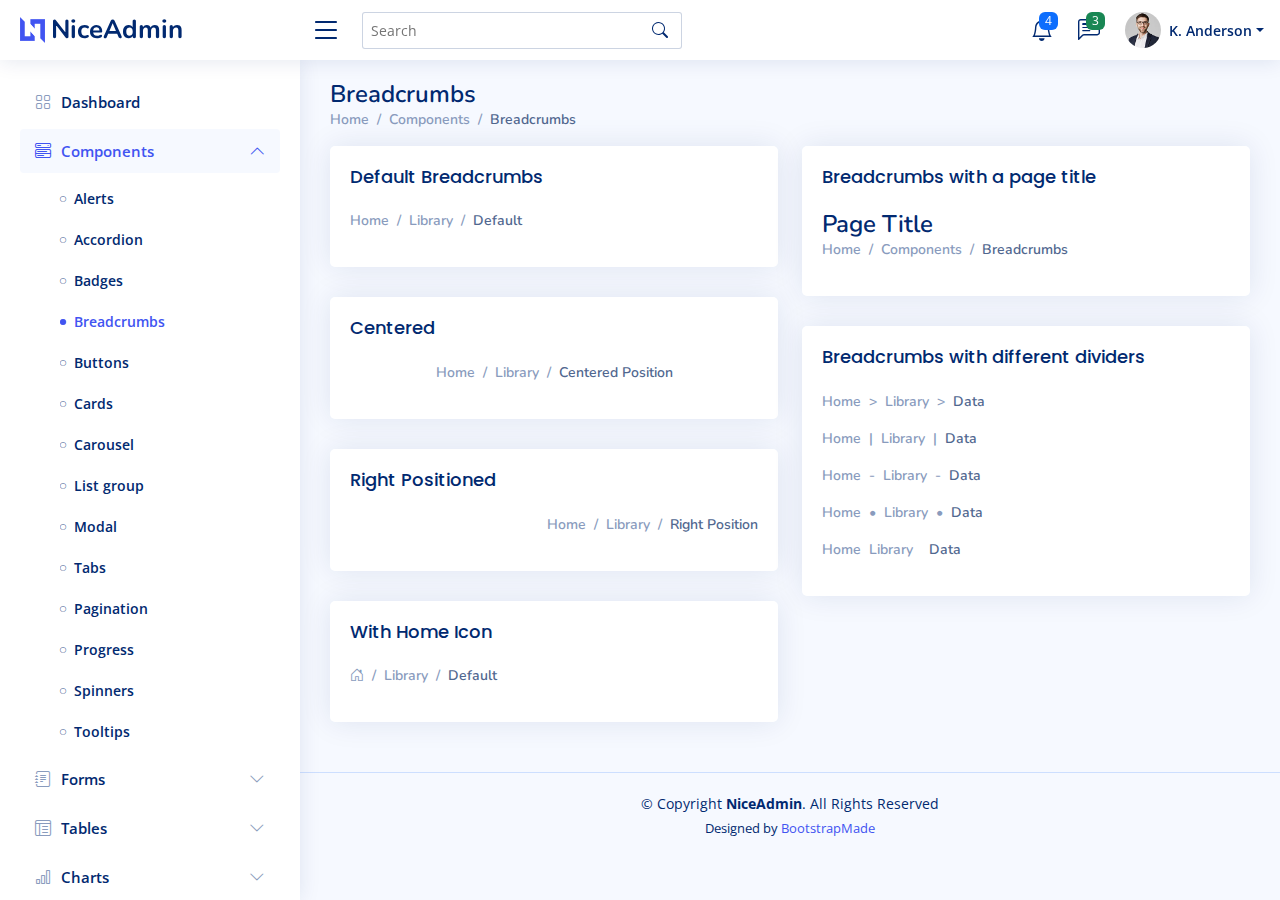
<file: components-breadcrumbs.html>
<!DOCTYPE html>
<html lang="en">

<head>
  <meta charset="utf-8">
  <meta content="width=device-width, initial-scale=1.0" name="viewport">

  <title>Components / Breadcrumbs - NiceAdmin Bootstrap Template</title>
  <meta content="" name="description">
  <meta content="" name="keywords">

  <!-- Favicons -->
  <link href="assets/img/favicon.png" rel="icon">
  <link href="assets/img/apple-touch-icon.png" rel="apple-touch-icon">

  <!-- Google Fonts -->
  <link href="https://fonts.gstatic.com" rel="preconnect">
  <link href="https://fonts.googleapis.com/css?family=Open+Sans:300,300i,400,400i,600,600i,700,700i|Nunito:300,300i,400,400i,600,600i,700,700i|Poppins:300,300i,400,400i,500,500i,600,600i,700,700i" rel="stylesheet">

  <!-- Vendor CSS Files -->
  <link href="assets/vendor/bootstrap/css/bootstrap.min.css" rel="stylesheet">
  <link href="assets/vendor/bootstrap-icons/bootstrap-icons.css" rel="stylesheet">
  <link href="assets/vendor/boxicons/css/boxicons.min.css" rel="stylesheet">
  <link href="assets/vendor/quill/quill.snow.css" rel="stylesheet">
  <link href="assets/vendor/quill/quill.bubble.css" rel="stylesheet">
  <link href="assets/vendor/remixicon/remixicon.css" rel="stylesheet">
  <link href="assets/vendor/simple-datatables/style.css" rel="stylesheet">

  <!-- Template Main CSS File -->
  <link href="assets/css/style.css" rel="stylesheet">

  <!-- =======================================================
  * Template Name: NiceAdmin
  * Template URL: https://bootstrapmade.com/nice-admin-bootstrap-admin-html-template/
  * Updated: Apr 20 2024 with Bootstrap v5.3.3
  * Author: BootstrapMade.com
  * License: https://bootstrapmade.com/license/
  ======================================================== -->
</head>

<body>

  <!-- ======= Header ======= -->
  <header id="header" class="header fixed-top d-flex align-items-center">

    <div class="d-flex align-items-center justify-content-between">
      <a href="index.html" class="logo d-flex align-items-center">
        <img src="assets/img/logo.png" alt="">
        <span class="d-none d-lg-block">NiceAdmin</span>
      </a>
      <i class="bi bi-list toggle-sidebar-btn"></i>
    </div><!-- End Logo -->

    <div class="search-bar">
      <form class="search-form d-flex align-items-center" method="POST" action="#">
        <input type="text" name="query" placeholder="Search" title="Enter search keyword">
        <button type="submit" title="Search"><i class="bi bi-search"></i></button>
      </form>
    </div><!-- End Search Bar -->

    <nav class="header-nav ms-auto">
      <ul class="d-flex align-items-center">

        <li class="nav-item d-block d-lg-none">
          <a class="nav-link nav-icon search-bar-toggle " href="#">
            <i class="bi bi-search"></i>
          </a>
        </li><!-- End Search Icon-->

        <li class="nav-item dropdown">

          <a class="nav-link nav-icon" href="#" data-bs-toggle="dropdown">
            <i class="bi bi-bell"></i>
            <span class="badge bg-primary badge-number">4</span>
          </a><!-- End Notification Icon -->

          <ul class="dropdown-menu dropdown-menu-end dropdown-menu-arrow notifications">
            <li class="dropdown-header">
              You have 4 new notifications
              <a href="#"><span class="badge rounded-pill bg-primary p-2 ms-2">View all</span></a>
            </li>
            <li>
              <hr class="dropdown-divider">
            </li>

            <li class="notification-item">
              <i class="bi bi-exclamation-circle text-warning"></i>
              <div>
                <h4>Lorem Ipsum</h4>
                <p>Quae dolorem earum veritatis oditseno</p>
                <p>30 min. ago</p>
              </div>
            </li>

            <li>
              <hr class="dropdown-divider">
            </li>

            <li class="notification-item">
              <i class="bi bi-x-circle text-danger"></i>
              <div>
                <h4>Atque rerum nesciunt</h4>
                <p>Quae dolorem earum veritatis oditseno</p>
                <p>1 hr. ago</p>
              </div>
            </li>

            <li>
              <hr class="dropdown-divider">
            </li>

            <li class="notification-item">
              <i class="bi bi-check-circle text-success"></i>
              <div>
                <h4>Sit rerum fuga</h4>
                <p>Quae dolorem earum veritatis oditseno</p>
                <p>2 hrs. ago</p>
              </div>
            </li>

            <li>
              <hr class="dropdown-divider">
            </li>

            <li class="notification-item">
              <i class="bi bi-info-circle text-primary"></i>
              <div>
                <h4>Dicta reprehenderit</h4>
                <p>Quae dolorem earum veritatis oditseno</p>
                <p>4 hrs. ago</p>
              </div>
            </li>

            <li>
              <hr class="dropdown-divider">
            </li>
            <li class="dropdown-footer">
              <a href="#">Show all notifications</a>
            </li>

          </ul><!-- End Notification Dropdown Items -->

        </li><!-- End Notification Nav -->

        <li class="nav-item dropdown">

          <a class="nav-link nav-icon" href="#" data-bs-toggle="dropdown">
            <i class="bi bi-chat-left-text"></i>
            <span class="badge bg-success badge-number">3</span>
          </a><!-- End Messages Icon -->

          <ul class="dropdown-menu dropdown-menu-end dropdown-menu-arrow messages">
            <li class="dropdown-header">
              You have 3 new messages
              <a href="#"><span class="badge rounded-pill bg-primary p-2 ms-2">View all</span></a>
            </li>
            <li>
              <hr class="dropdown-divider">
            </li>

            <li class="message-item">
              <a href="#">
                <img src="assets/img/messages-1.jpg" alt="" class="rounded-circle">
                <div>
                  <h4>Maria Hudson</h4>
                  <p>Velit asperiores et ducimus soluta repudiandae labore officia est ut...</p>
                  <p>4 hrs. ago</p>
                </div>
              </a>
            </li>
            <li>
              <hr class="dropdown-divider">
            </li>

            <li class="message-item">
              <a href="#">
                <img src="assets/img/messages-2.jpg" alt="" class="rounded-circle">
                <div>
                  <h4>Anna Nelson</h4>
                  <p>Velit asperiores et ducimus soluta repudiandae labore officia est ut...</p>
                  <p>6 hrs. ago</p>
                </div>
              </a>
            </li>
            <li>
              <hr class="dropdown-divider">
            </li>

            <li class="message-item">
              <a href="#">
                <img src="assets/img/messages-3.jpg" alt="" class="rounded-circle">
                <div>
                  <h4>David Muldon</h4>
                  <p>Velit asperiores et ducimus soluta repudiandae labore officia est ut...</p>
                  <p>8 hrs. ago</p>
                </div>
              </a>
            </li>
            <li>
              <hr class="dropdown-divider">
            </li>

            <li class="dropdown-footer">
              <a href="#">Show all messages</a>
            </li>

          </ul><!-- End Messages Dropdown Items -->

        </li><!-- End Messages Nav -->

        <li class="nav-item dropdown pe-3">

          <a class="nav-link nav-profile d-flex align-items-center pe-0" href="#" data-bs-toggle="dropdown">
            <img src="assets/img/profile-img.jpg" alt="Profile" class="rounded-circle">
            <span class="d-none d-md-block dropdown-toggle ps-2">K. Anderson</span>
          </a><!-- End Profile Iamge Icon -->

          <ul class="dropdown-menu dropdown-menu-end dropdown-menu-arrow profile">
            <li class="dropdown-header">
              <h6>Kevin Anderson</h6>
              <span>Web Designer</span>
            </li>
            <li>
              <hr class="dropdown-divider">
            </li>

            <li>
              <a class="dropdown-item d-flex align-items-center" href="users-profile.html">
                <i class="bi bi-person"></i>
                <span>My Profile</span>
              </a>
            </li>
            <li>
              <hr class="dropdown-divider">
            </li>

            <li>
              <a class="dropdown-item d-flex align-items-center" href="users-profile.html">
                <i class="bi bi-gear"></i>
                <span>Account Settings</span>
              </a>
            </li>
            <li>
              <hr class="dropdown-divider">
            </li>

            <li>
              <a class="dropdown-item d-flex align-items-center" href="pages-faq.html">
                <i class="bi bi-question-circle"></i>
                <span>Need Help?</span>
              </a>
            </li>
            <li>
              <hr class="dropdown-divider">
            </li>

            <li>
              <a class="dropdown-item d-flex align-items-center" href="#">
                <i class="bi bi-box-arrow-right"></i>
                <span>Sign Out</span>
              </a>
            </li>

          </ul><!-- End Profile Dropdown Items -->
        </li><!-- End Profile Nav -->

      </ul>
    </nav><!-- End Icons Navigation -->

  </header><!-- End Header -->

  <!-- ======= Sidebar ======= -->
  <aside id="sidebar" class="sidebar">

    <ul class="sidebar-nav" id="sidebar-nav">

      <li class="nav-item">
        <a class="nav-link collapsed" href="index.html">
          <i class="bi bi-grid"></i>
          <span>Dashboard</span>
        </a>
      </li><!-- End Dashboard Nav -->

      <li class="nav-item">
        <a class="nav-link " data-bs-target="#components-nav" data-bs-toggle="collapse" href="#">
          <i class="bi bi-menu-button-wide"></i><span>Components</span><i class="bi bi-chevron-down ms-auto"></i>
        </a>
        <ul id="components-nav" class="nav-content collapse show" data-bs-parent="#sidebar-nav">
          <li>
            <a href="components-alerts.html">
              <i class="bi bi-circle"></i><span>Alerts</span>
            </a>
          </li>
          <li>
            <a href="components-accordion.html">
              <i class="bi bi-circle"></i><span>Accordion</span>
            </a>
          </li>
          <li>
            <a href="components-badges.html">
              <i class="bi bi-circle"></i><span>Badges</span>
            </a>
          </li>
          <li>
            <a href="components-breadcrumbs.html" class="active">
              <i class="bi bi-circle"></i><span>Breadcrumbs</span>
            </a>
          </li>
          <li>
            <a href="components-buttons.html">
              <i class="bi bi-circle"></i><span>Buttons</span>
            </a>
          </li>
          <li>
            <a href="components-cards.html">
              <i class="bi bi-circle"></i><span>Cards</span>
            </a>
          </li>
          <li>
            <a href="components-carousel.html">
              <i class="bi bi-circle"></i><span>Carousel</span>
            </a>
          </li>
          <li>
            <a href="components-list-group.html">
              <i class="bi bi-circle"></i><span>List group</span>
            </a>
          </li>
          <li>
            <a href="components-modal.html">
              <i class="bi bi-circle"></i><span>Modal</span>
            </a>
          </li>
          <li>
            <a href="components-tabs.html">
              <i class="bi bi-circle"></i><span>Tabs</span>
            </a>
          </li>
          <li>
            <a href="components-pagination.html">
              <i class="bi bi-circle"></i><span>Pagination</span>
            </a>
          </li>
          <li>
            <a href="components-progress.html">
              <i class="bi bi-circle"></i><span>Progress</span>
            </a>
          </li>
          <li>
            <a href="components-spinners.html">
              <i class="bi bi-circle"></i><span>Spinners</span>
            </a>
          </li>
          <li>
            <a href="components-tooltips.html">
              <i class="bi bi-circle"></i><span>Tooltips</span>
            </a>
          </li>
        </ul>
      </li><!-- End Components Nav -->

      <li class="nav-item">
        <a class="nav-link collapsed" data-bs-target="#forms-nav" data-bs-toggle="collapse" href="#">
          <i class="bi bi-journal-text"></i><span>Forms</span><i class="bi bi-chevron-down ms-auto"></i>
        </a>
        <ul id="forms-nav" class="nav-content collapse " data-bs-parent="#sidebar-nav">
          <li>
            <a href="forms-elements.html">
              <i class="bi bi-circle"></i><span>Form Elements</span>
            </a>
          </li>
          <li>
            <a href="forms-layouts.html">
              <i class="bi bi-circle"></i><span>Form Layouts</span>
            </a>
          </li>
          <li>
            <a href="forms-editors.html">
              <i class="bi bi-circle"></i><span>Form Editors</span>
            </a>
          </li>
          <li>
            <a href="forms-validation.html">
              <i class="bi bi-circle"></i><span>Form Validation</span>
            </a>
          </li>
        </ul>
      </li><!-- End Forms Nav -->

      <li class="nav-item">
        <a class="nav-link collapsed" data-bs-target="#tables-nav" data-bs-toggle="collapse" href="#">
          <i class="bi bi-layout-text-window-reverse"></i><span>Tables</span><i class="bi bi-chevron-down ms-auto"></i>
        </a>
        <ul id="tables-nav" class="nav-content collapse " data-bs-parent="#sidebar-nav">
          <li>
            <a href="tables-general.html">
              <i class="bi bi-circle"></i><span>General Tables</span>
            </a>
          </li>
          <li>
            <a href="tables-data.html">
              <i class="bi bi-circle"></i><span>Data Tables</span>
            </a>
          </li>
        </ul>
      </li><!-- End Tables Nav -->

      <li class="nav-item">
        <a class="nav-link collapsed" data-bs-target="#charts-nav" data-bs-toggle="collapse" href="#">
          <i class="bi bi-bar-chart"></i><span>Charts</span><i class="bi bi-chevron-down ms-auto"></i>
        </a>
        <ul id="charts-nav" class="nav-content collapse " data-bs-parent="#sidebar-nav">
          <li>
            <a href="charts-chartjs.html">
              <i class="bi bi-circle"></i><span>Chart.js</span>
            </a>
          </li>
          <li>
            <a href="charts-apexcharts.html">
              <i class="bi bi-circle"></i><span>ApexCharts</span>
            </a>
          </li>
          <li>
            <a href="charts-echarts.html">
              <i class="bi bi-circle"></i><span>ECharts</span>
            </a>
          </li>
        </ul>
      </li><!-- End Charts Nav -->

      <li class="nav-item">
        <a class="nav-link collapsed" data-bs-target="#icons-nav" data-bs-toggle="collapse" href="#">
          <i class="bi bi-gem"></i><span>Icons</span><i class="bi bi-chevron-down ms-auto"></i>
        </a>
        <ul id="icons-nav" class="nav-content collapse " data-bs-parent="#sidebar-nav">
          <li>
            <a href="icons-bootstrap.html">
              <i class="bi bi-circle"></i><span>Bootstrap Icons</span>
            </a>
          </li>
          <li>
            <a href="icons-remix.html">
              <i class="bi bi-circle"></i><span>Remix Icons</span>
            </a>
          </li>
          <li>
            <a href="icons-boxicons.html">
              <i class="bi bi-circle"></i><span>Boxicons</span>
            </a>
          </li>
        </ul>
      </li><!-- End Icons Nav -->

      <li class="nav-heading">Pages</li>

      <li class="nav-item">
        <a class="nav-link collapsed" href="users-profile.html">
          <i class="bi bi-person"></i>
          <span>Profile</span>
        </a>
      </li><!-- End Profile Page Nav -->

      <li class="nav-item">
        <a class="nav-link collapsed" href="pages-faq.html">
          <i class="bi bi-question-circle"></i>
          <span>F.A.Q</span>
        </a>
      </li><!-- End F.A.Q Page Nav -->

      <li class="nav-item">
        <a class="nav-link collapsed" href="pages-contact.html">
          <i class="bi bi-envelope"></i>
          <span>Contact</span>
        </a>
      </li><!-- End Contact Page Nav -->

      <li class="nav-item">
        <a class="nav-link collapsed" href="pages-register.html">
          <i class="bi bi-card-list"></i>
          <span>Register</span>
        </a>
      </li><!-- End Register Page Nav -->

      <li class="nav-item">
        <a class="nav-link collapsed" href="pages-login.html">
          <i class="bi bi-box-arrow-in-right"></i>
          <span>Login</span>
        </a>
      </li><!-- End Login Page Nav -->

      <li class="nav-item">
        <a class="nav-link collapsed" href="pages-error-404.html">
          <i class="bi bi-dash-circle"></i>
          <span>Error 404</span>
        </a>
      </li><!-- End Error 404 Page Nav -->

      <li class="nav-item">
        <a class="nav-link collapsed" href="pages-blank.html">
          <i class="bi bi-file-earmark"></i>
          <span>Blank</span>
        </a>
      </li><!-- End Blank Page Nav -->

    </ul>

  </aside><!-- End Sidebar-->

  <main id="main" class="main">

    <div class="pagetitle">
      <h1>Breadcrumbs</h1>
      <nav>
        <ol class="breadcrumb">
          <li class="breadcrumb-item"><a href="index.html">Home</a></li>
          <li class="breadcrumb-item">Components</li>
          <li class="breadcrumb-item active">Breadcrumbs</li>
        </ol>
      </nav>
    </div><!-- End Page Title -->

    <section class="section">
      <div class="row">
        <div class="col-lg-6">

          <div class="card">
            <div class="card-body">
              <h5 class="card-title">Default Breadcrumbs</h5>

              <nav>
                <ol class="breadcrumb">
                  <li class="breadcrumb-item"><a href="index.html">Home</a></li>
                  <li class="breadcrumb-item"><a href="#">Library</a></li>
                  <li class="breadcrumb-item active">Default</li>
                </ol>
              </nav>
            </div>
          </div>

          <div class="card">
            <div class="card-body">
              <h5 class="card-title">Centered</h5>

              <nav class="d-flex justify-content-center">
                <ol class="breadcrumb">
                  <li class="breadcrumb-item"><a href="index.html">Home</a></li>
                  <li class="breadcrumb-item"><a href="#">Library</a></li>
                  <li class="breadcrumb-item active">Centered Position</li>
                </ol>
              </nav>
            </div>
          </div>

          <div class="card">
            <div class="card-body">
              <h5 class="card-title">Right Positioned</h5>

              <nav class="d-flex justify-content-end">
                <ol class="breadcrumb">
                  <li class="breadcrumb-item"><a href="index.html">Home</a></li>
                  <li class="breadcrumb-item"><a href="#">Library</a></li>
                  <li class="breadcrumb-item active">Right Position</li>
                </ol>
              </nav>
            </div>
          </div>

          <div class="card">
            <div class="card-body">
              <h5 class="card-title">With Home Icon</h5>

              <nav>
                <ol class="breadcrumb">
                  <li class="breadcrumb-item"><a href="index.html"><i class="bi bi-house-door"></i></a></li>
                  <li class="breadcrumb-item"><a href="#">Library</a></li>
                  <li class="breadcrumb-item active">Default</li>
                </ol>
              </nav>
            </div>
          </div>

        </div>

        <div class="col-lg-6">

          <div class="card">
            <div class="card-body">
              <h5 class="card-title">Breadcrumbs with a page title</h5>

              <div class="pagetitle">
                <h1>Page Title</h1>
                <nav>
                  <ol class="breadcrumb">
                    <li class="breadcrumb-item"><a href="index.html">Home</a></li>
                    <li class="breadcrumb-item">Components</li>
                    <li class="breadcrumb-item active">Breadcrumbs</li>
                  </ol>
                </nav>
              </div><!-- End Breadcrumbs with a page title -->

            </div>
          </div>

          <div class="card">
            <div class="card-body">
              <h5 class="card-title">Breadcrumbs with different dividers</h5>

              <nav style="--bs-breadcrumb-divider: '>';">
                <ol class="breadcrumb">
                  <li class="breadcrumb-item"><a href="index.html">Home</a></li>
                  <li class="breadcrumb-item"><a href="#">Library</a></li>
                  <li class="breadcrumb-item active">Data</li>
                </ol>
              </nav>

              <nav style="--bs-breadcrumb-divider: '|';">
                <ol class="breadcrumb">
                  <li class="breadcrumb-item"><a href="index.html">Home</a></li>
                  <li class="breadcrumb-item"><a href="#">Library</a></li>
                  <li class="breadcrumb-item active">Data</li>
                </ol>
              </nav>

              <nav style="--bs-breadcrumb-divider: '-';">
                <ol class="breadcrumb">
                  <li class="breadcrumb-item"><a href="index.html">Home</a></li>
                  <li class="breadcrumb-item"><a href="#">Library</a></li>
                  <li class="breadcrumb-item active">Data</li>
                </ol>
              </nav>

              <nav style="--bs-breadcrumb-divider: '•';">
                <ol class="breadcrumb">
                  <li class="breadcrumb-item"><a href="index.html">Home</a></li>
                  <li class="breadcrumb-item"><a href="#">Library</a></li>
                  <li class="breadcrumb-item active">Data</li>
                </ol>
              </nav>

              <nav style="--bs-breadcrumb-divider: '';">
                <ol class="breadcrumb">
                  <li class="breadcrumb-item"><a href="index.html">Home</a></li>
                  <li class="breadcrumb-item"><a href="#">Library</a></li>
                  <li class="breadcrumb-item active">Data</li>
                </ol>
              </nav>

            </div>
          </div>

        </div>
      </div>
    </section>

  </main><!-- End #main -->

  <!-- ======= Footer ======= -->
  <footer id="footer" class="footer">
    <div class="copyright">
      &copy; Copyright <strong><span>NiceAdmin</span></strong>. All Rights Reserved
    </div>
    <div class="credits">
      <!-- All the links in the footer should remain intact. -->
      <!-- You can delete the links only if you purchased the pro version. -->
      <!-- Licensing information: https://bootstrapmade.com/license/ -->
      <!-- Purchase the pro version with working PHP/AJAX contact form: https://bootstrapmade.com/nice-admin-bootstrap-admin-html-template/ -->
      Designed by <a href="https://bootstrapmade.com/">BootstrapMade</a>
    </div>
  </footer><!-- End Footer -->

  <a href="#" class="back-to-top d-flex align-items-center justify-content-center"><i class="bi bi-arrow-up-short"></i></a>

  <!-- Vendor JS Files -->
  <script src="assets/vendor/apexcharts/apexcharts.min.js"></script>
  <script src="assets/vendor/bootstrap/js/bootstrap.bundle.min.js"></script>
  <script src="assets/vendor/chart.js/chart.umd.js"></script>
  <script src="assets/vendor/echarts/echarts.min.js"></script>
  <script src="assets/vendor/quill/quill.js"></script>
  <script src="assets/vendor/simple-datatables/simple-datatables.js"></script>
  <script src="assets/vendor/tinymce/tinymce.min.js"></script>
  <script src="assets/vendor/php-email-form/validate.js"></script>

  <!-- Template Main JS File -->
  <script src="assets/js/main.js"></script>

</body>

</html>
</file>
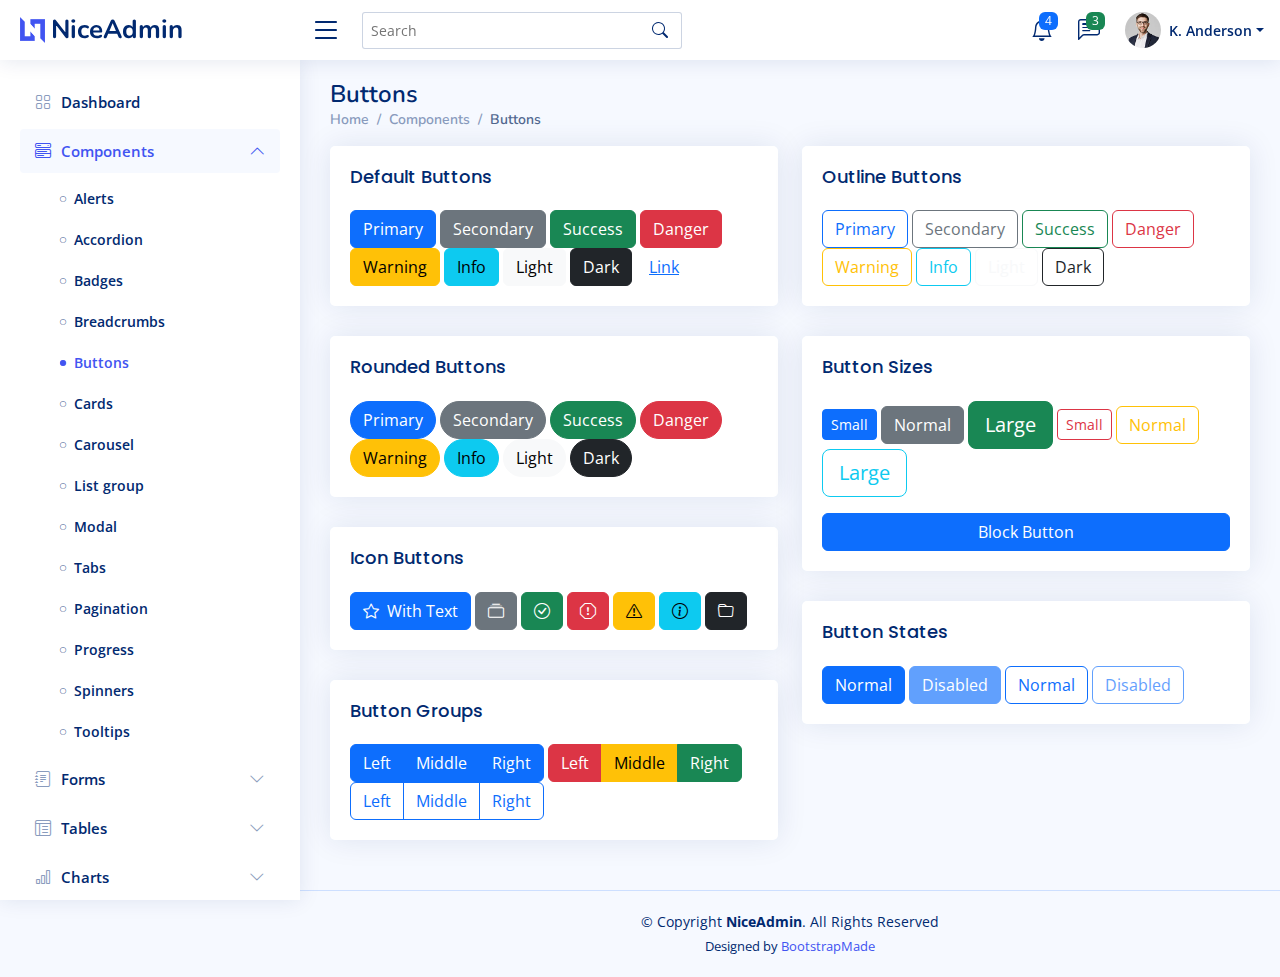
<file: components-buttons.html>
<!DOCTYPE html>
<html lang="en">

<head>
  <meta charset="utf-8">
  <meta content="width=device-width, initial-scale=1.0" name="viewport">

  <title>Components / Buttons - NiceAdmin Bootstrap Template</title>
  <meta content="" name="description">
  <meta content="" name="keywords">

  <!-- Favicons -->
  <link href="assets/img/favicon.png" rel="icon">
  <link href="assets/img/apple-touch-icon.png" rel="apple-touch-icon">

  <!-- Google Fonts -->
  <link href="https://fonts.gstatic.com" rel="preconnect">
  <link href="https://fonts.googleapis.com/css?family=Open+Sans:300,300i,400,400i,600,600i,700,700i|Nunito:300,300i,400,400i,600,600i,700,700i|Poppins:300,300i,400,400i,500,500i,600,600i,700,700i" rel="stylesheet">

  <!-- Vendor CSS Files -->
  <link href="assets/vendor/bootstrap/css/bootstrap.min.css" rel="stylesheet">
  <link href="assets/vendor/bootstrap-icons/bootstrap-icons.css" rel="stylesheet">
  <link href="assets/vendor/boxicons/css/boxicons.min.css" rel="stylesheet">
  <link href="assets/vendor/quill/quill.snow.css" rel="stylesheet">
  <link href="assets/vendor/quill/quill.bubble.css" rel="stylesheet">
  <link href="assets/vendor/remixicon/remixicon.css" rel="stylesheet">
  <link href="assets/vendor/simple-datatables/style.css" rel="stylesheet">

  <!-- Template Main CSS File -->
  <link href="assets/css/style.css" rel="stylesheet">

  <!-- =======================================================
  * Template Name: NiceAdmin
  * Template URL: https://bootstrapmade.com/nice-admin-bootstrap-admin-html-template/
  * Updated: Apr 20 2024 with Bootstrap v5.3.3
  * Author: BootstrapMade.com
  * License: https://bootstrapmade.com/license/
  ======================================================== -->
</head>

<body>

  <!-- ======= Header ======= -->
  <header id="header" class="header fixed-top d-flex align-items-center">

    <div class="d-flex align-items-center justify-content-between">
      <a href="index.html" class="logo d-flex align-items-center">
        <img src="assets/img/logo.png" alt="">
        <span class="d-none d-lg-block">NiceAdmin</span>
      </a>
      <i class="bi bi-list toggle-sidebar-btn"></i>
    </div><!-- End Logo -->

    <div class="search-bar">
      <form class="search-form d-flex align-items-center" method="POST" action="#">
        <input type="text" name="query" placeholder="Search" title="Enter search keyword">
        <button type="submit" title="Search"><i class="bi bi-search"></i></button>
      </form>
    </div><!-- End Search Bar -->

    <nav class="header-nav ms-auto">
      <ul class="d-flex align-items-center">

        <li class="nav-item d-block d-lg-none">
          <a class="nav-link nav-icon search-bar-toggle " href="#">
            <i class="bi bi-search"></i>
          </a>
        </li><!-- End Search Icon-->

        <li class="nav-item dropdown">

          <a class="nav-link nav-icon" href="#" data-bs-toggle="dropdown">
            <i class="bi bi-bell"></i>
            <span class="badge bg-primary badge-number">4</span>
          </a><!-- End Notification Icon -->

          <ul class="dropdown-menu dropdown-menu-end dropdown-menu-arrow notifications">
            <li class="dropdown-header">
              You have 4 new notifications
              <a href="#"><span class="badge rounded-pill bg-primary p-2 ms-2">View all</span></a>
            </li>
            <li>
              <hr class="dropdown-divider">
            </li>

            <li class="notification-item">
              <i class="bi bi-exclamation-circle text-warning"></i>
              <div>
                <h4>Lorem Ipsum</h4>
                <p>Quae dolorem earum veritatis oditseno</p>
                <p>30 min. ago</p>
              </div>
            </li>

            <li>
              <hr class="dropdown-divider">
            </li>

            <li class="notification-item">
              <i class="bi bi-x-circle text-danger"></i>
              <div>
                <h4>Atque rerum nesciunt</h4>
                <p>Quae dolorem earum veritatis oditseno</p>
                <p>1 hr. ago</p>
              </div>
            </li>

            <li>
              <hr class="dropdown-divider">
            </li>

            <li class="notification-item">
              <i class="bi bi-check-circle text-success"></i>
              <div>
                <h4>Sit rerum fuga</h4>
                <p>Quae dolorem earum veritatis oditseno</p>
                <p>2 hrs. ago</p>
              </div>
            </li>

            <li>
              <hr class="dropdown-divider">
            </li>

            <li class="notification-item">
              <i class="bi bi-info-circle text-primary"></i>
              <div>
                <h4>Dicta reprehenderit</h4>
                <p>Quae dolorem earum veritatis oditseno</p>
                <p>4 hrs. ago</p>
              </div>
            </li>

            <li>
              <hr class="dropdown-divider">
            </li>
            <li class="dropdown-footer">
              <a href="#">Show all notifications</a>
            </li>

          </ul><!-- End Notification Dropdown Items -->

        </li><!-- End Notification Nav -->

        <li class="nav-item dropdown">

          <a class="nav-link nav-icon" href="#" data-bs-toggle="dropdown">
            <i class="bi bi-chat-left-text"></i>
            <span class="badge bg-success badge-number">3</span>
          </a><!-- End Messages Icon -->

          <ul class="dropdown-menu dropdown-menu-end dropdown-menu-arrow messages">
            <li class="dropdown-header">
              You have 3 new messages
              <a href="#"><span class="badge rounded-pill bg-primary p-2 ms-2">View all</span></a>
            </li>
            <li>
              <hr class="dropdown-divider">
            </li>

            <li class="message-item">
              <a href="#">
                <img src="assets/img/messages-1.jpg" alt="" class="rounded-circle">
                <div>
                  <h4>Maria Hudson</h4>
                  <p>Velit asperiores et ducimus soluta repudiandae labore officia est ut...</p>
                  <p>4 hrs. ago</p>
                </div>
              </a>
            </li>
            <li>
              <hr class="dropdown-divider">
            </li>

            <li class="message-item">
              <a href="#">
                <img src="assets/img/messages-2.jpg" alt="" class="rounded-circle">
                <div>
                  <h4>Anna Nelson</h4>
                  <p>Velit asperiores et ducimus soluta repudiandae labore officia est ut...</p>
                  <p>6 hrs. ago</p>
                </div>
              </a>
            </li>
            <li>
              <hr class="dropdown-divider">
            </li>

            <li class="message-item">
              <a href="#">
                <img src="assets/img/messages-3.jpg" alt="" class="rounded-circle">
                <div>
                  <h4>David Muldon</h4>
                  <p>Velit asperiores et ducimus soluta repudiandae labore officia est ut...</p>
                  <p>8 hrs. ago</p>
                </div>
              </a>
            </li>
            <li>
              <hr class="dropdown-divider">
            </li>

            <li class="dropdown-footer">
              <a href="#">Show all messages</a>
            </li>

          </ul><!-- End Messages Dropdown Items -->

        </li><!-- End Messages Nav -->

        <li class="nav-item dropdown pe-3">

          <a class="nav-link nav-profile d-flex align-items-center pe-0" href="#" data-bs-toggle="dropdown">
            <img src="assets/img/profile-img.jpg" alt="Profile" class="rounded-circle">
            <span class="d-none d-md-block dropdown-toggle ps-2">K. Anderson</span>
          </a><!-- End Profile Iamge Icon -->

          <ul class="dropdown-menu dropdown-menu-end dropdown-menu-arrow profile">
            <li class="dropdown-header">
              <h6>Kevin Anderson</h6>
              <span>Web Designer</span>
            </li>
            <li>
              <hr class="dropdown-divider">
            </li>

            <li>
              <a class="dropdown-item d-flex align-items-center" href="users-profile.html">
                <i class="bi bi-person"></i>
                <span>My Profile</span>
              </a>
            </li>
            <li>
              <hr class="dropdown-divider">
            </li>

            <li>
              <a class="dropdown-item d-flex align-items-center" href="users-profile.html">
                <i class="bi bi-gear"></i>
                <span>Account Settings</span>
              </a>
            </li>
            <li>
              <hr class="dropdown-divider">
            </li>

            <li>
              <a class="dropdown-item d-flex align-items-center" href="pages-faq.html">
                <i class="bi bi-question-circle"></i>
                <span>Need Help?</span>
              </a>
            </li>
            <li>
              <hr class="dropdown-divider">
            </li>

            <li>
              <a class="dropdown-item d-flex align-items-center" href="#">
                <i class="bi bi-box-arrow-right"></i>
                <span>Sign Out</span>
              </a>
            </li>

          </ul><!-- End Profile Dropdown Items -->
        </li><!-- End Profile Nav -->

      </ul>
    </nav><!-- End Icons Navigation -->

  </header><!-- End Header -->

  <!-- ======= Sidebar ======= -->
  <aside id="sidebar" class="sidebar">

    <ul class="sidebar-nav" id="sidebar-nav">

      <li class="nav-item">
        <a class="nav-link collapsed" href="index.html">
          <i class="bi bi-grid"></i>
          <span>Dashboard</span>
        </a>
      </li><!-- End Dashboard Nav -->

      <li class="nav-item">
        <a class="nav-link " data-bs-target="#components-nav" data-bs-toggle="collapse" href="#">
          <i class="bi bi-menu-button-wide"></i><span>Components</span><i class="bi bi-chevron-down ms-auto"></i>
        </a>
        <ul id="components-nav" class="nav-content collapse show" data-bs-parent="#sidebar-nav">
          <li>
            <a href="components-alerts.html">
              <i class="bi bi-circle"></i><span>Alerts</span>
            </a>
          </li>
          <li>
            <a href="components-accordion.html">
              <i class="bi bi-circle"></i><span>Accordion</span>
            </a>
          </li>
          <li>
            <a href="components-badges.html">
              <i class="bi bi-circle"></i><span>Badges</span>
            </a>
          </li>
          <li>
            <a href="components-breadcrumbs.html">
              <i class="bi bi-circle"></i><span>Breadcrumbs</span>
            </a>
          </li>
          <li>
            <a href="components-buttons.html" class="active">
              <i class="bi bi-circle"></i><span>Buttons</span>
            </a>
          </li>
          <li>
            <a href="components-cards.html">
              <i class="bi bi-circle"></i><span>Cards</span>
            </a>
          </li>
          <li>
            <a href="components-carousel.html">
              <i class="bi bi-circle"></i><span>Carousel</span>
            </a>
          </li>
          <li>
            <a href="components-list-group.html">
              <i class="bi bi-circle"></i><span>List group</span>
            </a>
          </li>
          <li>
            <a href="components-modal.html">
              <i class="bi bi-circle"></i><span>Modal</span>
            </a>
          </li>
          <li>
            <a href="components-tabs.html">
              <i class="bi bi-circle"></i><span>Tabs</span>
            </a>
          </li>
          <li>
            <a href="components-pagination.html">
              <i class="bi bi-circle"></i><span>Pagination</span>
            </a>
          </li>
          <li>
            <a href="components-progress.html">
              <i class="bi bi-circle"></i><span>Progress</span>
            </a>
          </li>
          <li>
            <a href="components-spinners.html">
              <i class="bi bi-circle"></i><span>Spinners</span>
            </a>
          </li>
          <li>
            <a href="components-tooltips.html">
              <i class="bi bi-circle"></i><span>Tooltips</span>
            </a>
          </li>
        </ul>
      </li><!-- End Components Nav -->

      <li class="nav-item">
        <a class="nav-link collapsed" data-bs-target="#forms-nav" data-bs-toggle="collapse" href="#">
          <i class="bi bi-journal-text"></i><span>Forms</span><i class="bi bi-chevron-down ms-auto"></i>
        </a>
        <ul id="forms-nav" class="nav-content collapse " data-bs-parent="#sidebar-nav">
          <li>
            <a href="forms-elements.html">
              <i class="bi bi-circle"></i><span>Form Elements</span>
            </a>
          </li>
          <li>
            <a href="forms-layouts.html">
              <i class="bi bi-circle"></i><span>Form Layouts</span>
            </a>
          </li>
          <li>
            <a href="forms-editors.html">
              <i class="bi bi-circle"></i><span>Form Editors</span>
            </a>
          </li>
          <li>
            <a href="forms-validation.html">
              <i class="bi bi-circle"></i><span>Form Validation</span>
            </a>
          </li>
        </ul>
      </li><!-- End Forms Nav -->

      <li class="nav-item">
        <a class="nav-link collapsed" data-bs-target="#tables-nav" data-bs-toggle="collapse" href="#">
          <i class="bi bi-layout-text-window-reverse"></i><span>Tables</span><i class="bi bi-chevron-down ms-auto"></i>
        </a>
        <ul id="tables-nav" class="nav-content collapse " data-bs-parent="#sidebar-nav">
          <li>
            <a href="tables-general.html">
              <i class="bi bi-circle"></i><span>General Tables</span>
            </a>
          </li>
          <li>
            <a href="tables-data.html">
              <i class="bi bi-circle"></i><span>Data Tables</span>
            </a>
          </li>
        </ul>
      </li><!-- End Tables Nav -->

      <li class="nav-item">
        <a class="nav-link collapsed" data-bs-target="#charts-nav" data-bs-toggle="collapse" href="#">
          <i class="bi bi-bar-chart"></i><span>Charts</span><i class="bi bi-chevron-down ms-auto"></i>
        </a>
        <ul id="charts-nav" class="nav-content collapse " data-bs-parent="#sidebar-nav">
          <li>
            <a href="charts-chartjs.html">
              <i class="bi bi-circle"></i><span>Chart.js</span>
            </a>
          </li>
          <li>
            <a href="charts-apexcharts.html">
              <i class="bi bi-circle"></i><span>ApexCharts</span>
            </a>
          </li>
          <li>
            <a href="charts-echarts.html">
              <i class="bi bi-circle"></i><span>ECharts</span>
            </a>
          </li>
        </ul>
      </li><!-- End Charts Nav -->

      <li class="nav-item">
        <a class="nav-link collapsed" data-bs-target="#icons-nav" data-bs-toggle="collapse" href="#">
          <i class="bi bi-gem"></i><span>Icons</span><i class="bi bi-chevron-down ms-auto"></i>
        </a>
        <ul id="icons-nav" class="nav-content collapse " data-bs-parent="#sidebar-nav">
          <li>
            <a href="icons-bootstrap.html">
              <i class="bi bi-circle"></i><span>Bootstrap Icons</span>
            </a>
          </li>
          <li>
            <a href="icons-remix.html">
              <i class="bi bi-circle"></i><span>Remix Icons</span>
            </a>
          </li>
          <li>
            <a href="icons-boxicons.html">
              <i class="bi bi-circle"></i><span>Boxicons</span>
            </a>
          </li>
        </ul>
      </li><!-- End Icons Nav -->

      <li class="nav-heading">Pages</li>

      <li class="nav-item">
        <a class="nav-link collapsed" href="users-profile.html">
          <i class="bi bi-person"></i>
          <span>Profile</span>
        </a>
      </li><!-- End Profile Page Nav -->

      <li class="nav-item">
        <a class="nav-link collapsed" href="pages-faq.html">
          <i class="bi bi-question-circle"></i>
          <span>F.A.Q</span>
        </a>
      </li><!-- End F.A.Q Page Nav -->

      <li class="nav-item">
        <a class="nav-link collapsed" href="pages-contact.html">
          <i class="bi bi-envelope"></i>
          <span>Contact</span>
        </a>
      </li><!-- End Contact Page Nav -->

      <li class="nav-item">
        <a class="nav-link collapsed" href="pages-register.html">
          <i class="bi bi-card-list"></i>
          <span>Register</span>
        </a>
      </li><!-- End Register Page Nav -->

      <li class="nav-item">
        <a class="nav-link collapsed" href="pages-login.html">
          <i class="bi bi-box-arrow-in-right"></i>
          <span>Login</span>
        </a>
      </li><!-- End Login Page Nav -->

      <li class="nav-item">
        <a class="nav-link collapsed" href="pages-error-404.html">
          <i class="bi bi-dash-circle"></i>
          <span>Error 404</span>
        </a>
      </li><!-- End Error 404 Page Nav -->

      <li class="nav-item">
        <a class="nav-link collapsed" href="pages-blank.html">
          <i class="bi bi-file-earmark"></i>
          <span>Blank</span>
        </a>
      </li><!-- End Blank Page Nav -->

    </ul>

  </aside><!-- End Sidebar-->

  <main id="main" class="main">

    <div class="pagetitle">
      <h1>Buttons</h1>
      <nav>
        <ol class="breadcrumb">
          <li class="breadcrumb-item"><a href="index.html">Home</a></li>
          <li class="breadcrumb-item">Components</li>
          <li class="breadcrumb-item active">Buttons</li>
        </ol>
      </nav>
    </div><!-- End Page Title -->

    <section class="section">
      <div class="row">
        <div class="col-lg-6">

          <div class="card">
            <div class="card-body">
              <h5 class="card-title">Default Buttons</h5>

              <button type="button" class="btn btn-primary">Primary</button>
              <button type="button" class="btn btn-secondary">Secondary</button>
              <button type="button" class="btn btn-success">Success</button>
              <button type="button" class="btn btn-danger">Danger</button>
              <button type="button" class="btn btn-warning">Warning</button>
              <button type="button" class="btn btn-info">Info</button>
              <button type="button" class="btn btn-light">Light</button>
              <button type="button" class="btn btn-dark">Dark</button>
              <button type="button" class="btn btn-link">Link</button>
            </div>
          </div>

          <div class="card">
            <div class="card-body">
              <h5 class="card-title">Rounded Buttons</h5>

              <button type="button" class="btn btn-primary rounded-pill">Primary</button>
              <button type="button" class="btn btn-secondary rounded-pill">Secondary</button>
              <button type="button" class="btn btn-success rounded-pill">Success</button>
              <button type="button" class="btn btn-danger rounded-pill">Danger</button>
              <button type="button" class="btn btn-warning rounded-pill">Warning</button>
              <button type="button" class="btn btn-info rounded-pill">Info</button>
              <button type="button" class="btn btn-light rounded-pill">Light</button>
              <button type="button" class="btn btn-dark rounded-pill">Dark</button>
            </div>
          </div>

          <div class="card">
            <div class="card-body">
              <h5 class="card-title">Icon Buttons</h5>

              <button type="button" class="btn btn-primary"><i class="bi bi-star me-1"></i> With Text</button>
              <button type="button" class="btn btn-secondary"><i class="bi bi-collection"></i></button>
              <button type="button" class="btn btn-success"><i class="bi bi-check-circle"></i></button>
              <button type="button" class="btn btn-danger"><i class="bi bi-exclamation-octagon"></i></button>
              <button type="button" class="btn btn-warning"><i class="bi bi-exclamation-triangle"></i></button>
              <button type="button" class="btn btn-info"><i class="bi bi-info-circle"></i></button>
              <button type="button" class="btn btn-dark"><i class="bi bi-folder"></i></button>
            </div>
          </div>

          <div class="card">
            <div class="card-body">
              <h5 class="card-title">Button Groups</h5>

              <div class="btn-group" role="group" aria-label="Basic example">
                <button type="button" class="btn btn-primary">Left</button>
                <button type="button" class="btn btn-primary">Middle</button>
                <button type="button" class="btn btn-primary">Right</button>
              </div>

              <div class="btn-group" role="group" aria-label="Basic mixed styles example">
                <button type="button" class="btn btn-danger">Left</button>
                <button type="button" class="btn btn-warning">Middle</button>
                <button type="button" class="btn btn-success">Right</button>
              </div>

              <div class="btn-group" role="group" aria-label="Basic outlined example">
                <button type="button" class="btn btn-outline-primary">Left</button>
                <button type="button" class="btn btn-outline-primary">Middle</button>
                <button type="button" class="btn btn-outline-primary">Right</button>
              </div>

            </div>
          </div>

        </div>

        <div class="col-lg-6">

          <div class="card">
            <div class="card-body">
              <h5 class="card-title">Outline Buttons</h5>

              <button type="button" class="btn btn-outline-primary">Primary</button>
              <button type="button" class="btn btn-outline-secondary">Secondary</button>
              <button type="button" class="btn btn-outline-success">Success</button>
              <button type="button" class="btn btn-outline-danger">Danger</button>
              <button type="button" class="btn btn-outline-warning">Warning</button>
              <button type="button" class="btn btn-outline-info">Info</button>
              <button type="button" class="btn btn-outline-light">Light</button>
              <button type="button" class="btn btn-outline-dark">Dark</button>
            </div>
          </div>

          <div class="card">
            <div class="card-body">
              <h5 class="card-title">Button Sizes</h5>

              <button type="button" class="btn btn-primary btn-sm">Small</button>
              <button type="button" class="btn btn-secondary">Normal</button>
              <button type="button" class="btn btn-success btn-lg">Large</button>

              <button type="button" class="btn btn-outline-danger btn-sm">Small</button>
              <button type="button" class="btn btn-outline-warning">Normal</button>
              <button type="button" class="btn btn-outline-info btn-lg">Large</button>

              <div class="d-grid gap-2 mt-3">
                <button class="btn btn-primary" type="button">Block Button</button>
              </div>

            </div>
          </div>

          <div class="card">
            <div class="card-body">
              <h5 class="card-title">Button States</h5>

              <button type="button" class="btn btn-primary">Normal</button>
              <button type="button" class="btn btn-primary" disabled>Disabled</button>
              <button type="button" class="btn btn-outline-primary">Normal</button>
              <button type="button" class="btn btn-outline-primary" disabled>Disabled</button>
            </div>
          </div>

        </div>
      </div>
    </section>

  </main><!-- End #main -->

  <!-- ======= Footer ======= -->
  <footer id="footer" class="footer">
    <div class="copyright">
      &copy; Copyright <strong><span>NiceAdmin</span></strong>. All Rights Reserved
    </div>
    <div class="credits">
      <!-- All the links in the footer should remain intact. -->
      <!-- You can delete the links only if you purchased the pro version. -->
      <!-- Licensing information: https://bootstrapmade.com/license/ -->
      <!-- Purchase the pro version with working PHP/AJAX contact form: https://bootstrapmade.com/nice-admin-bootstrap-admin-html-template/ -->
      Designed by <a href="https://bootstrapmade.com/">BootstrapMade</a>
    </div>
  </footer><!-- End Footer -->

  <a href="#" class="back-to-top d-flex align-items-center justify-content-center"><i class="bi bi-arrow-up-short"></i></a>

  <!-- Vendor JS Files -->
  <script src="assets/vendor/apexcharts/apexcharts.min.js"></script>
  <script src="assets/vendor/bootstrap/js/bootstrap.bundle.min.js"></script>
  <script src="assets/vendor/chart.js/chart.umd.js"></script>
  <script src="assets/vendor/echarts/echarts.min.js"></script>
  <script src="assets/vendor/quill/quill.js"></script>
  <script src="assets/vendor/simple-datatables/simple-datatables.js"></script>
  <script src="assets/vendor/tinymce/tinymce.min.js"></script>
  <script src="assets/vendor/php-email-form/validate.js"></script>

  <!-- Template Main JS File -->
  <script src="assets/js/main.js"></script>

</body>

</html>
</file>
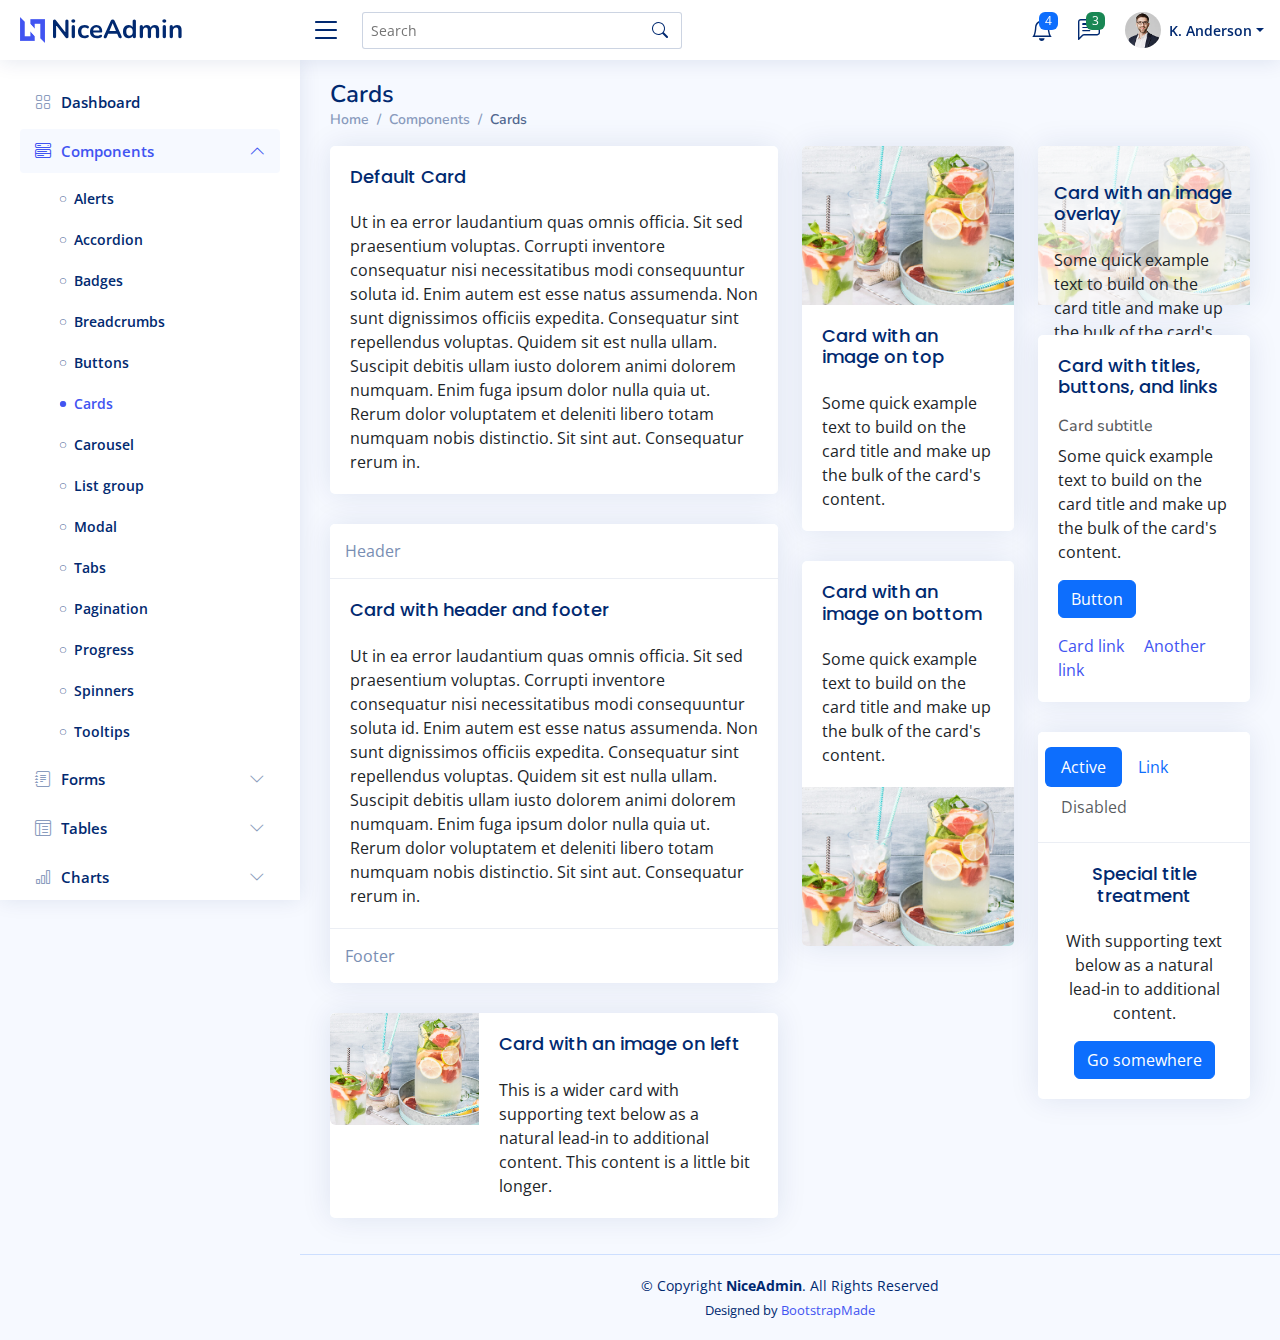
<file: components-cards.html>
<!DOCTYPE html>
<html lang="en">

<head>
  <meta charset="utf-8">
  <meta content="width=device-width, initial-scale=1.0" name="viewport">

  <title>Components / Cards - NiceAdmin Bootstrap Template</title>
  <meta content="" name="description">
  <meta content="" name="keywords">

  <!-- Favicons -->
  <link href="assets/img/favicon.png" rel="icon">
  <link href="assets/img/apple-touch-icon.png" rel="apple-touch-icon">

  <!-- Google Fonts -->
  <link href="https://fonts.gstatic.com" rel="preconnect">
  <link href="https://fonts.googleapis.com/css?family=Open+Sans:300,300i,400,400i,600,600i,700,700i|Nunito:300,300i,400,400i,600,600i,700,700i|Poppins:300,300i,400,400i,500,500i,600,600i,700,700i" rel="stylesheet">

  <!-- Vendor CSS Files -->
  <link href="assets/vendor/bootstrap/css/bootstrap.min.css" rel="stylesheet">
  <link href="assets/vendor/bootstrap-icons/bootstrap-icons.css" rel="stylesheet">
  <link href="assets/vendor/boxicons/css/boxicons.min.css" rel="stylesheet">
  <link href="assets/vendor/quill/quill.snow.css" rel="stylesheet">
  <link href="assets/vendor/quill/quill.bubble.css" rel="stylesheet">
  <link href="assets/vendor/remixicon/remixicon.css" rel="stylesheet">
  <link href="assets/vendor/simple-datatables/style.css" rel="stylesheet">

  <!-- Template Main CSS File -->
  <link href="assets/css/style.css" rel="stylesheet">

  <!-- =======================================================
  * Template Name: NiceAdmin
  * Template URL: https://bootstrapmade.com/nice-admin-bootstrap-admin-html-template/
  * Updated: Apr 20 2024 with Bootstrap v5.3.3
  * Author: BootstrapMade.com
  * License: https://bootstrapmade.com/license/
  ======================================================== -->
</head>

<body>

  <!-- ======= Header ======= -->
  <header id="header" class="header fixed-top d-flex align-items-center">

    <div class="d-flex align-items-center justify-content-between">
      <a href="index.html" class="logo d-flex align-items-center">
        <img src="assets/img/logo.png" alt="">
        <span class="d-none d-lg-block">NiceAdmin</span>
      </a>
      <i class="bi bi-list toggle-sidebar-btn"></i>
    </div><!-- End Logo -->

    <div class="search-bar">
      <form class="search-form d-flex align-items-center" method="POST" action="#">
        <input type="text" name="query" placeholder="Search" title="Enter search keyword">
        <button type="submit" title="Search"><i class="bi bi-search"></i></button>
      </form>
    </div><!-- End Search Bar -->

    <nav class="header-nav ms-auto">
      <ul class="d-flex align-items-center">

        <li class="nav-item d-block d-lg-none">
          <a class="nav-link nav-icon search-bar-toggle " href="#">
            <i class="bi bi-search"></i>
          </a>
        </li><!-- End Search Icon-->

        <li class="nav-item dropdown">

          <a class="nav-link nav-icon" href="#" data-bs-toggle="dropdown">
            <i class="bi bi-bell"></i>
            <span class="badge bg-primary badge-number">4</span>
          </a><!-- End Notification Icon -->

          <ul class="dropdown-menu dropdown-menu-end dropdown-menu-arrow notifications">
            <li class="dropdown-header">
              You have 4 new notifications
              <a href="#"><span class="badge rounded-pill bg-primary p-2 ms-2">View all</span></a>
            </li>
            <li>
              <hr class="dropdown-divider">
            </li>

            <li class="notification-item">
              <i class="bi bi-exclamation-circle text-warning"></i>
              <div>
                <h4>Lorem Ipsum</h4>
                <p>Quae dolorem earum veritatis oditseno</p>
                <p>30 min. ago</p>
              </div>
            </li>

            <li>
              <hr class="dropdown-divider">
            </li>

            <li class="notification-item">
              <i class="bi bi-x-circle text-danger"></i>
              <div>
                <h4>Atque rerum nesciunt</h4>
                <p>Quae dolorem earum veritatis oditseno</p>
                <p>1 hr. ago</p>
              </div>
            </li>

            <li>
              <hr class="dropdown-divider">
            </li>

            <li class="notification-item">
              <i class="bi bi-check-circle text-success"></i>
              <div>
                <h4>Sit rerum fuga</h4>
                <p>Quae dolorem earum veritatis oditseno</p>
                <p>2 hrs. ago</p>
              </div>
            </li>

            <li>
              <hr class="dropdown-divider">
            </li>

            <li class="notification-item">
              <i class="bi bi-info-circle text-primary"></i>
              <div>
                <h4>Dicta reprehenderit</h4>
                <p>Quae dolorem earum veritatis oditseno</p>
                <p>4 hrs. ago</p>
              </div>
            </li>

            <li>
              <hr class="dropdown-divider">
            </li>
            <li class="dropdown-footer">
              <a href="#">Show all notifications</a>
            </li>

          </ul><!-- End Notification Dropdown Items -->

        </li><!-- End Notification Nav -->

        <li class="nav-item dropdown">

          <a class="nav-link nav-icon" href="#" data-bs-toggle="dropdown">
            <i class="bi bi-chat-left-text"></i>
            <span class="badge bg-success badge-number">3</span>
          </a><!-- End Messages Icon -->

          <ul class="dropdown-menu dropdown-menu-end dropdown-menu-arrow messages">
            <li class="dropdown-header">
              You have 3 new messages
              <a href="#"><span class="badge rounded-pill bg-primary p-2 ms-2">View all</span></a>
            </li>
            <li>
              <hr class="dropdown-divider">
            </li>

            <li class="message-item">
              <a href="#">
                <img src="assets/img/messages-1.jpg" alt="" class="rounded-circle">
                <div>
                  <h4>Maria Hudson</h4>
                  <p>Velit asperiores et ducimus soluta repudiandae labore officia est ut...</p>
                  <p>4 hrs. ago</p>
                </div>
              </a>
            </li>
            <li>
              <hr class="dropdown-divider">
            </li>

            <li class="message-item">
              <a href="#">
                <img src="assets/img/messages-2.jpg" alt="" class="rounded-circle">
                <div>
                  <h4>Anna Nelson</h4>
                  <p>Velit asperiores et ducimus soluta repudiandae labore officia est ut...</p>
                  <p>6 hrs. ago</p>
                </div>
              </a>
            </li>
            <li>
              <hr class="dropdown-divider">
            </li>

            <li class="message-item">
              <a href="#">
                <img src="assets/img/messages-3.jpg" alt="" class="rounded-circle">
                <div>
                  <h4>David Muldon</h4>
                  <p>Velit asperiores et ducimus soluta repudiandae labore officia est ut...</p>
                  <p>8 hrs. ago</p>
                </div>
              </a>
            </li>
            <li>
              <hr class="dropdown-divider">
            </li>

            <li class="dropdown-footer">
              <a href="#">Show all messages</a>
            </li>

          </ul><!-- End Messages Dropdown Items -->

        </li><!-- End Messages Nav -->

        <li class="nav-item dropdown pe-3">

          <a class="nav-link nav-profile d-flex align-items-center pe-0" href="#" data-bs-toggle="dropdown">
            <img src="assets/img/profile-img.jpg" alt="Profile" class="rounded-circle">
            <span class="d-none d-md-block dropdown-toggle ps-2">K. Anderson</span>
          </a><!-- End Profile Iamge Icon -->

          <ul class="dropdown-menu dropdown-menu-end dropdown-menu-arrow profile">
            <li class="dropdown-header">
              <h6>Kevin Anderson</h6>
              <span>Web Designer</span>
            </li>
            <li>
              <hr class="dropdown-divider">
            </li>

            <li>
              <a class="dropdown-item d-flex align-items-center" href="users-profile.html">
                <i class="bi bi-person"></i>
                <span>My Profile</span>
              </a>
            </li>
            <li>
              <hr class="dropdown-divider">
            </li>

            <li>
              <a class="dropdown-item d-flex align-items-center" href="users-profile.html">
                <i class="bi bi-gear"></i>
                <span>Account Settings</span>
              </a>
            </li>
            <li>
              <hr class="dropdown-divider">
            </li>

            <li>
              <a class="dropdown-item d-flex align-items-center" href="pages-faq.html">
                <i class="bi bi-question-circle"></i>
                <span>Need Help?</span>
              </a>
            </li>
            <li>
              <hr class="dropdown-divider">
            </li>

            <li>
              <a class="dropdown-item d-flex align-items-center" href="#">
                <i class="bi bi-box-arrow-right"></i>
                <span>Sign Out</span>
              </a>
            </li>

          </ul><!-- End Profile Dropdown Items -->
        </li><!-- End Profile Nav -->

      </ul>
    </nav><!-- End Icons Navigation -->

  </header><!-- End Header -->

  <!-- ======= Sidebar ======= -->
  <aside id="sidebar" class="sidebar">

    <ul class="sidebar-nav" id="sidebar-nav">

      <li class="nav-item">
        <a class="nav-link collapsed" href="index.html">
          <i class="bi bi-grid"></i>
          <span>Dashboard</span>
        </a>
      </li><!-- End Dashboard Nav -->

      <li class="nav-item">
        <a class="nav-link " data-bs-target="#components-nav" data-bs-toggle="collapse" href="#">
          <i class="bi bi-menu-button-wide"></i><span>Components</span><i class="bi bi-chevron-down ms-auto"></i>
        </a>
        <ul id="components-nav" class="nav-content collapse show" data-bs-parent="#sidebar-nav">
          <li>
            <a href="components-alerts.html">
              <i class="bi bi-circle"></i><span>Alerts</span>
            </a>
          </li>
          <li>
            <a href="components-accordion.html">
              <i class="bi bi-circle"></i><span>Accordion</span>
            </a>
          </li>
          <li>
            <a href="components-badges.html">
              <i class="bi bi-circle"></i><span>Badges</span>
            </a>
          </li>
          <li>
            <a href="components-breadcrumbs.html">
              <i class="bi bi-circle"></i><span>Breadcrumbs</span>
            </a>
          </li>
          <li>
            <a href="components-buttons.html">
              <i class="bi bi-circle"></i><span>Buttons</span>
            </a>
          </li>
          <li>
            <a href="components-cards.html" class="active">
              <i class="bi bi-circle"></i><span>Cards</span>
            </a>
          </li>
          <li>
            <a href="components-carousel.html">
              <i class="bi bi-circle"></i><span>Carousel</span>
            </a>
          </li>
          <li>
            <a href="components-list-group.html">
              <i class="bi bi-circle"></i><span>List group</span>
            </a>
          </li>
          <li>
            <a href="components-modal.html">
              <i class="bi bi-circle"></i><span>Modal</span>
            </a>
          </li>
          <li>
            <a href="components-tabs.html">
              <i class="bi bi-circle"></i><span>Tabs</span>
            </a>
          </li>
          <li>
            <a href="components-pagination.html">
              <i class="bi bi-circle"></i><span>Pagination</span>
            </a>
          </li>
          <li>
            <a href="components-progress.html">
              <i class="bi bi-circle"></i><span>Progress</span>
            </a>
          </li>
          <li>
            <a href="components-spinners.html">
              <i class="bi bi-circle"></i><span>Spinners</span>
            </a>
          </li>
          <li>
            <a href="components-tooltips.html">
              <i class="bi bi-circle"></i><span>Tooltips</span>
            </a>
          </li>
        </ul>
      </li><!-- End Components Nav -->

      <li class="nav-item">
        <a class="nav-link collapsed" data-bs-target="#forms-nav" data-bs-toggle="collapse" href="#">
          <i class="bi bi-journal-text"></i><span>Forms</span><i class="bi bi-chevron-down ms-auto"></i>
        </a>
        <ul id="forms-nav" class="nav-content collapse " data-bs-parent="#sidebar-nav">
          <li>
            <a href="forms-elements.html">
              <i class="bi bi-circle"></i><span>Form Elements</span>
            </a>
          </li>
          <li>
            <a href="forms-layouts.html">
              <i class="bi bi-circle"></i><span>Form Layouts</span>
            </a>
          </li>
          <li>
            <a href="forms-editors.html">
              <i class="bi bi-circle"></i><span>Form Editors</span>
            </a>
          </li>
          <li>
            <a href="forms-validation.html">
              <i class="bi bi-circle"></i><span>Form Validation</span>
            </a>
          </li>
        </ul>
      </li><!-- End Forms Nav -->

      <li class="nav-item">
        <a class="nav-link collapsed" data-bs-target="#tables-nav" data-bs-toggle="collapse" href="#">
          <i class="bi bi-layout-text-window-reverse"></i><span>Tables</span><i class="bi bi-chevron-down ms-auto"></i>
        </a>
        <ul id="tables-nav" class="nav-content collapse " data-bs-parent="#sidebar-nav">
          <li>
            <a href="tables-general.html">
              <i class="bi bi-circle"></i><span>General Tables</span>
            </a>
          </li>
          <li>
            <a href="tables-data.html">
              <i class="bi bi-circle"></i><span>Data Tables</span>
            </a>
          </li>
        </ul>
      </li><!-- End Tables Nav -->

      <li class="nav-item">
        <a class="nav-link collapsed" data-bs-target="#charts-nav" data-bs-toggle="collapse" href="#">
          <i class="bi bi-bar-chart"></i><span>Charts</span><i class="bi bi-chevron-down ms-auto"></i>
        </a>
        <ul id="charts-nav" class="nav-content collapse " data-bs-parent="#sidebar-nav">
          <li>
            <a href="charts-chartjs.html">
              <i class="bi bi-circle"></i><span>Chart.js</span>
            </a>
          </li>
          <li>
            <a href="charts-apexcharts.html">
              <i class="bi bi-circle"></i><span>ApexCharts</span>
            </a>
          </li>
          <li>
            <a href="charts-echarts.html">
              <i class="bi bi-circle"></i><span>ECharts</span>
            </a>
          </li>
        </ul>
      </li><!-- End Charts Nav -->

      <li class="nav-item">
        <a class="nav-link collapsed" data-bs-target="#icons-nav" data-bs-toggle="collapse" href="#">
          <i class="bi bi-gem"></i><span>Icons</span><i class="bi bi-chevron-down ms-auto"></i>
        </a>
        <ul id="icons-nav" class="nav-content collapse " data-bs-parent="#sidebar-nav">
          <li>
            <a href="icons-bootstrap.html">
              <i class="bi bi-circle"></i><span>Bootstrap Icons</span>
            </a>
          </li>
          <li>
            <a href="icons-remix.html">
              <i class="bi bi-circle"></i><span>Remix Icons</span>
            </a>
          </li>
          <li>
            <a href="icons-boxicons.html">
              <i class="bi bi-circle"></i><span>Boxicons</span>
            </a>
          </li>
        </ul>
      </li><!-- End Icons Nav -->

      <li class="nav-heading">Pages</li>

      <li class="nav-item">
        <a class="nav-link collapsed" href="users-profile.html">
          <i class="bi bi-person"></i>
          <span>Profile</span>
        </a>
      </li><!-- End Profile Page Nav -->

      <li class="nav-item">
        <a class="nav-link collapsed" href="pages-faq.html">
          <i class="bi bi-question-circle"></i>
          <span>F.A.Q</span>
        </a>
      </li><!-- End F.A.Q Page Nav -->

      <li class="nav-item">
        <a class="nav-link collapsed" href="pages-contact.html">
          <i class="bi bi-envelope"></i>
          <span>Contact</span>
        </a>
      </li><!-- End Contact Page Nav -->

      <li class="nav-item">
        <a class="nav-link collapsed" href="pages-register.html">
          <i class="bi bi-card-list"></i>
          <span>Register</span>
        </a>
      </li><!-- End Register Page Nav -->

      <li class="nav-item">
        <a class="nav-link collapsed" href="pages-login.html">
          <i class="bi bi-box-arrow-in-right"></i>
          <span>Login</span>
        </a>
      </li><!-- End Login Page Nav -->

      <li class="nav-item">
        <a class="nav-link collapsed" href="pages-error-404.html">
          <i class="bi bi-dash-circle"></i>
          <span>Error 404</span>
        </a>
      </li><!-- End Error 404 Page Nav -->

      <li class="nav-item">
        <a class="nav-link collapsed" href="pages-blank.html">
          <i class="bi bi-file-earmark"></i>
          <span>Blank</span>
        </a>
      </li><!-- End Blank Page Nav -->

    </ul>

  </aside><!-- End Sidebar-->

  <main id="main" class="main">

    <div class="pagetitle">
      <h1>Cards</h1>
      <nav>
        <ol class="breadcrumb">
          <li class="breadcrumb-item"><a href="index.html">Home</a></li>
          <li class="breadcrumb-item">Components</li>
          <li class="breadcrumb-item active">Cards</li>
        </ol>
      </nav>
    </div><!-- End Page Title -->

    <section class="section">
      <div class="row align-items-top">
        <div class="col-lg-6">

          <!-- Default Card -->
          <div class="card">
            <div class="card-body">
              <h5 class="card-title">Default Card</h5>
              Ut in ea error laudantium quas omnis officia. Sit sed praesentium voluptas. Corrupti inventore consequatur nisi necessitatibus modi consequuntur soluta id. Enim autem est esse natus assumenda. Non sunt dignissimos officiis expedita. Consequatur sint repellendus voluptas.
              Quidem sit est nulla ullam. Suscipit debitis ullam iusto dolorem animi dolorem numquam. Enim fuga ipsum dolor nulla quia ut.
              Rerum dolor voluptatem et deleniti libero totam numquam nobis distinctio. Sit sint aut. Consequatur rerum in.
            </div>
          </div><!-- End Default Card -->

          <!-- Card with header and footer -->
          <div class="card">
            <div class="card-header">Header</div>
            <div class="card-body">
              <h5 class="card-title">Card with header and footer</h5>
              Ut in ea error laudantium quas omnis officia. Sit sed praesentium voluptas. Corrupti inventore consequatur nisi necessitatibus modi consequuntur soluta id. Enim autem est esse natus assumenda. Non sunt dignissimos officiis expedita. Consequatur sint repellendus voluptas.
              Quidem sit est nulla ullam. Suscipit debitis ullam iusto dolorem animi dolorem numquam. Enim fuga ipsum dolor nulla quia ut.
              Rerum dolor voluptatem et deleniti libero totam numquam nobis distinctio. Sit sint aut. Consequatur rerum in.
            </div>
            <div class="card-footer">
              Footer
            </div>
          </div><!-- End Card with header and footer -->

          <!-- Card with an image on left -->
          <div class="card mb-3">
            <div class="row g-0">
              <div class="col-md-4">
                <img src="assets/img/card.jpg" class="img-fluid rounded-start" alt="...">
              </div>
              <div class="col-md-8">
                <div class="card-body">
                  <h5 class="card-title">Card with an image on left</h5>
                  <p class="card-text">This is a wider card with supporting text below as a natural lead-in to additional content. This content is a little bit longer.</p>
                </div>
              </div>
            </div>
          </div><!-- End Card with an image on left -->

        </div>

        <div class="col-lg-3">

          <!-- Card with an image on top -->
          <div class="card">
            <img src="assets/img/card.jpg" class="card-img-top" alt="...">
            <div class="card-body">
              <h5 class="card-title">Card with an image on top</h5>
              <p class="card-text">Some quick example text to build on the card title and make up the bulk of the card's content.</p>
            </div>
          </div><!-- End Card with an image on top -->

          <!-- Card with an image on bottom -->
          <div class="card">
            <div class="card-body">
              <h5 class="card-title">Card with an image on bottom</h5>
              <p class="card-text">Some quick example text to build on the card title and make up the bulk of the card's content.</p>
            </div>
            <img src="assets/img/card.jpg" class="card-img-bottom" alt="...">
          </div><!-- End Card with an image on bottom -->

        </div>

        <div class="col-lg-3">

          <!-- Card with an image overlay -->
          <div class="card">
            <img src="assets/img/card.jpg" class="card-img-top" alt="...">
            <div class="card-img-overlay">
              <h5 class="card-title">Card with an image overlay</h5>
              <p class="card-text">Some quick example text to build on the card title and make up the bulk of the card's content.</p>
            </div>
          </div><!-- End Card with an image overlay -->

          <!-- Card with titles, buttons, and links -->
          <div class="card">
            <div class="card-body">
              <h5 class="card-title">Card with titles, buttons, and links</h5>
              <h6 class="card-subtitle mb-2 text-muted">Card subtitle</h6>
              <p class="card-text">Some quick example text to build on the card title and make up the bulk of the card's content.</p>
              <p class="card-text"><a href="#" class="btn btn-primary">Button</a></p>
              <a href="#" class="card-link">Card link</a>
              <a href="#" class="card-link">Another link</a>
            </div>
          </div><!-- End Card with titles, buttons, and links -->

          <!-- Special title treatmen -->
          <div class="card text-center">
            <div class="card-header">
              <ul class="nav nav-pills card-header-pills">
                <li class="nav-item">
                  <a class="nav-link active" href="#">Active</a>
                </li>
                <li class="nav-item">
                  <a class="nav-link" href="#">Link</a>
                </li>
                <li class="nav-item">
                  <a class="nav-link disabled" href="#" tabindex="-1" aria-disabled="true">Disabled</a>
                </li>
              </ul>
            </div>
            <div class="card-body">
              <h5 class="card-title">Special title treatment</h5>
              <p class="card-text">With supporting text below as a natural lead-in to additional content.</p>
              <a href="#" class="btn btn-primary">Go somewhere</a>
            </div>
          </div><!-- End Special title treatmen -->

        </div>

      </div>
    </section>

  </main><!-- End #main -->

  <!-- ======= Footer ======= -->
  <footer id="footer" class="footer">
    <div class="copyright">
      &copy; Copyright <strong><span>NiceAdmin</span></strong>. All Rights Reserved
    </div>
    <div class="credits">
      <!-- All the links in the footer should remain intact. -->
      <!-- You can delete the links only if you purchased the pro version. -->
      <!-- Licensing information: https://bootstrapmade.com/license/ -->
      <!-- Purchase the pro version with working PHP/AJAX contact form: https://bootstrapmade.com/nice-admin-bootstrap-admin-html-template/ -->
      Designed by <a href="https://bootstrapmade.com/">BootstrapMade</a>
    </div>
  </footer><!-- End Footer -->

  <a href="#" class="back-to-top d-flex align-items-center justify-content-center"><i class="bi bi-arrow-up-short"></i></a>

  <!-- Vendor JS Files -->
  <script src="assets/vendor/apexcharts/apexcharts.min.js"></script>
  <script src="assets/vendor/bootstrap/js/bootstrap.bundle.min.js"></script>
  <script src="assets/vendor/chart.js/chart.umd.js"></script>
  <script src="assets/vendor/echarts/echarts.min.js"></script>
  <script src="assets/vendor/quill/quill.js"></script>
  <script src="assets/vendor/simple-datatables/simple-datatables.js"></script>
  <script src="assets/vendor/tinymce/tinymce.min.js"></script>
  <script src="assets/vendor/php-email-form/validate.js"></script>

  <!-- Template Main JS File -->
  <script src="assets/js/main.js"></script>

</body>

</html>
</file>
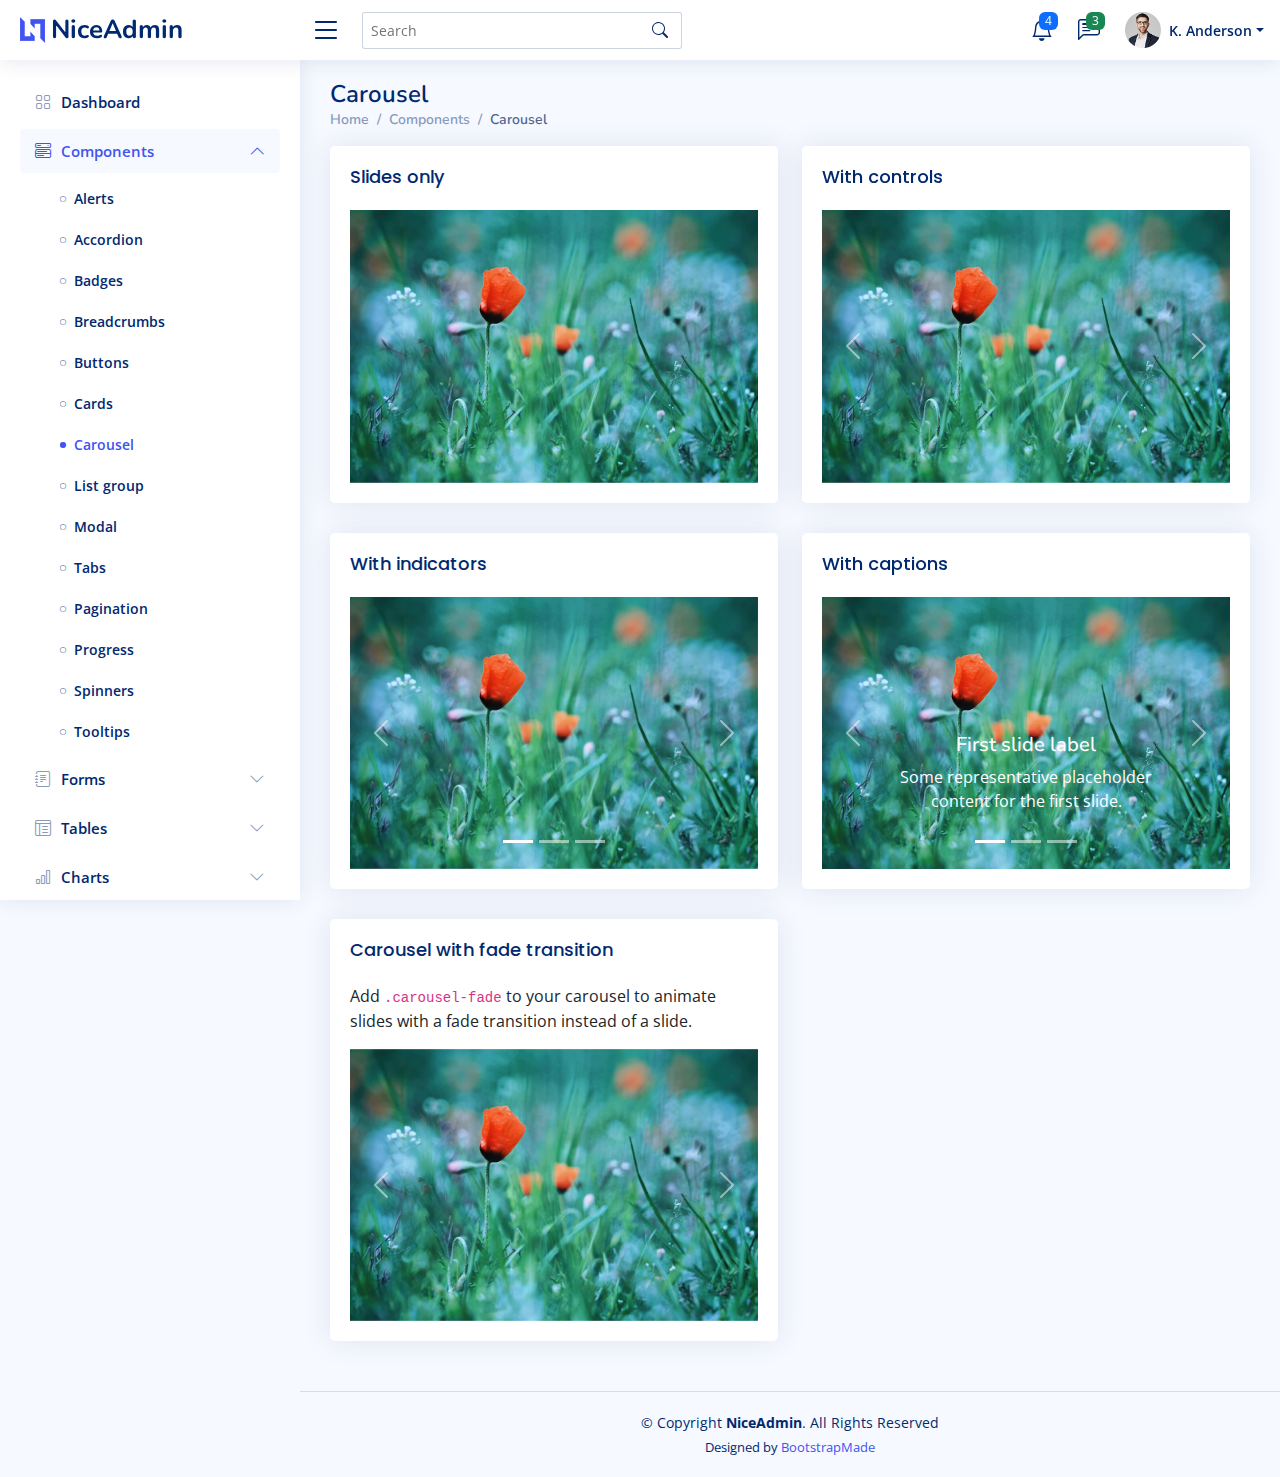
<file: components-carousel.html>
<!DOCTYPE html>
<html lang="en">

<head>
  <meta charset="utf-8">
  <meta content="width=device-width, initial-scale=1.0" name="viewport">

  <title>Components / Carousel - NiceAdmin Bootstrap Template</title>
  <meta content="" name="description">
  <meta content="" name="keywords">

  <!-- Favicons -->
  <link href="assets/img/favicon.png" rel="icon">
  <link href="assets/img/apple-touch-icon.png" rel="apple-touch-icon">

  <!-- Google Fonts -->
  <link href="https://fonts.gstatic.com" rel="preconnect">
  <link href="https://fonts.googleapis.com/css?family=Open+Sans:300,300i,400,400i,600,600i,700,700i|Nunito:300,300i,400,400i,600,600i,700,700i|Poppins:300,300i,400,400i,500,500i,600,600i,700,700i" rel="stylesheet">

  <!-- Vendor CSS Files -->
  <link href="assets/vendor/bootstrap/css/bootstrap.min.css" rel="stylesheet">
  <link href="assets/vendor/bootstrap-icons/bootstrap-icons.css" rel="stylesheet">
  <link href="assets/vendor/boxicons/css/boxicons.min.css" rel="stylesheet">
  <link href="assets/vendor/quill/quill.snow.css" rel="stylesheet">
  <link href="assets/vendor/quill/quill.bubble.css" rel="stylesheet">
  <link href="assets/vendor/remixicon/remixicon.css" rel="stylesheet">
  <link href="assets/vendor/simple-datatables/style.css" rel="stylesheet">

  <!-- Template Main CSS File -->
  <link href="assets/css/style.css" rel="stylesheet">

  <!-- =======================================================
  * Template Name: NiceAdmin
  * Template URL: https://bootstrapmade.com/nice-admin-bootstrap-admin-html-template/
  * Updated: Apr 20 2024 with Bootstrap v5.3.3
  * Author: BootstrapMade.com
  * License: https://bootstrapmade.com/license/
  ======================================================== -->
</head>

<body>

  <!-- ======= Header ======= -->
  <header id="header" class="header fixed-top d-flex align-items-center">

    <div class="d-flex align-items-center justify-content-between">
      <a href="index.html" class="logo d-flex align-items-center">
        <img src="assets/img/logo.png" alt="">
        <span class="d-none d-lg-block">NiceAdmin</span>
      </a>
      <i class="bi bi-list toggle-sidebar-btn"></i>
    </div><!-- End Logo -->

    <div class="search-bar">
      <form class="search-form d-flex align-items-center" method="POST" action="#">
        <input type="text" name="query" placeholder="Search" title="Enter search keyword">
        <button type="submit" title="Search"><i class="bi bi-search"></i></button>
      </form>
    </div><!-- End Search Bar -->

    <nav class="header-nav ms-auto">
      <ul class="d-flex align-items-center">

        <li class="nav-item d-block d-lg-none">
          <a class="nav-link nav-icon search-bar-toggle " href="#">
            <i class="bi bi-search"></i>
          </a>
        </li><!-- End Search Icon-->

        <li class="nav-item dropdown">

          <a class="nav-link nav-icon" href="#" data-bs-toggle="dropdown">
            <i class="bi bi-bell"></i>
            <span class="badge bg-primary badge-number">4</span>
          </a><!-- End Notification Icon -->

          <ul class="dropdown-menu dropdown-menu-end dropdown-menu-arrow notifications">
            <li class="dropdown-header">
              You have 4 new notifications
              <a href="#"><span class="badge rounded-pill bg-primary p-2 ms-2">View all</span></a>
            </li>
            <li>
              <hr class="dropdown-divider">
            </li>

            <li class="notification-item">
              <i class="bi bi-exclamation-circle text-warning"></i>
              <div>
                <h4>Lorem Ipsum</h4>
                <p>Quae dolorem earum veritatis oditseno</p>
                <p>30 min. ago</p>
              </div>
            </li>

            <li>
              <hr class="dropdown-divider">
            </li>

            <li class="notification-item">
              <i class="bi bi-x-circle text-danger"></i>
              <div>
                <h4>Atque rerum nesciunt</h4>
                <p>Quae dolorem earum veritatis oditseno</p>
                <p>1 hr. ago</p>
              </div>
            </li>

            <li>
              <hr class="dropdown-divider">
            </li>

            <li class="notification-item">
              <i class="bi bi-check-circle text-success"></i>
              <div>
                <h4>Sit rerum fuga</h4>
                <p>Quae dolorem earum veritatis oditseno</p>
                <p>2 hrs. ago</p>
              </div>
            </li>

            <li>
              <hr class="dropdown-divider">
            </li>

            <li class="notification-item">
              <i class="bi bi-info-circle text-primary"></i>
              <div>
                <h4>Dicta reprehenderit</h4>
                <p>Quae dolorem earum veritatis oditseno</p>
                <p>4 hrs. ago</p>
              </div>
            </li>

            <li>
              <hr class="dropdown-divider">
            </li>
            <li class="dropdown-footer">
              <a href="#">Show all notifications</a>
            </li>

          </ul><!-- End Notification Dropdown Items -->

        </li><!-- End Notification Nav -->

        <li class="nav-item dropdown">

          <a class="nav-link nav-icon" href="#" data-bs-toggle="dropdown">
            <i class="bi bi-chat-left-text"></i>
            <span class="badge bg-success badge-number">3</span>
          </a><!-- End Messages Icon -->

          <ul class="dropdown-menu dropdown-menu-end dropdown-menu-arrow messages">
            <li class="dropdown-header">
              You have 3 new messages
              <a href="#"><span class="badge rounded-pill bg-primary p-2 ms-2">View all</span></a>
            </li>
            <li>
              <hr class="dropdown-divider">
            </li>

            <li class="message-item">
              <a href="#">
                <img src="assets/img/messages-1.jpg" alt="" class="rounded-circle">
                <div>
                  <h4>Maria Hudson</h4>
                  <p>Velit asperiores et ducimus soluta repudiandae labore officia est ut...</p>
                  <p>4 hrs. ago</p>
                </div>
              </a>
            </li>
            <li>
              <hr class="dropdown-divider">
            </li>

            <li class="message-item">
              <a href="#">
                <img src="assets/img/messages-2.jpg" alt="" class="rounded-circle">
                <div>
                  <h4>Anna Nelson</h4>
                  <p>Velit asperiores et ducimus soluta repudiandae labore officia est ut...</p>
                  <p>6 hrs. ago</p>
                </div>
              </a>
            </li>
            <li>
              <hr class="dropdown-divider">
            </li>

            <li class="message-item">
              <a href="#">
                <img src="assets/img/messages-3.jpg" alt="" class="rounded-circle">
                <div>
                  <h4>David Muldon</h4>
                  <p>Velit asperiores et ducimus soluta repudiandae labore officia est ut...</p>
                  <p>8 hrs. ago</p>
                </div>
              </a>
            </li>
            <li>
              <hr class="dropdown-divider">
            </li>

            <li class="dropdown-footer">
              <a href="#">Show all messages</a>
            </li>

          </ul><!-- End Messages Dropdown Items -->

        </li><!-- End Messages Nav -->

        <li class="nav-item dropdown pe-3">

          <a class="nav-link nav-profile d-flex align-items-center pe-0" href="#" data-bs-toggle="dropdown">
            <img src="assets/img/profile-img.jpg" alt="Profile" class="rounded-circle">
            <span class="d-none d-md-block dropdown-toggle ps-2">K. Anderson</span>
          </a><!-- End Profile Iamge Icon -->

          <ul class="dropdown-menu dropdown-menu-end dropdown-menu-arrow profile">
            <li class="dropdown-header">
              <h6>Kevin Anderson</h6>
              <span>Web Designer</span>
            </li>
            <li>
              <hr class="dropdown-divider">
            </li>

            <li>
              <a class="dropdown-item d-flex align-items-center" href="users-profile.html">
                <i class="bi bi-person"></i>
                <span>My Profile</span>
              </a>
            </li>
            <li>
              <hr class="dropdown-divider">
            </li>

            <li>
              <a class="dropdown-item d-flex align-items-center" href="users-profile.html">
                <i class="bi bi-gear"></i>
                <span>Account Settings</span>
              </a>
            </li>
            <li>
              <hr class="dropdown-divider">
            </li>

            <li>
              <a class="dropdown-item d-flex align-items-center" href="pages-faq.html">
                <i class="bi bi-question-circle"></i>
                <span>Need Help?</span>
              </a>
            </li>
            <li>
              <hr class="dropdown-divider">
            </li>

            <li>
              <a class="dropdown-item d-flex align-items-center" href="#">
                <i class="bi bi-box-arrow-right"></i>
                <span>Sign Out</span>
              </a>
            </li>

          </ul><!-- End Profile Dropdown Items -->
        </li><!-- End Profile Nav -->

      </ul>
    </nav><!-- End Icons Navigation -->

  </header><!-- End Header -->

  <!-- ======= Sidebar ======= -->
  <aside id="sidebar" class="sidebar">

    <ul class="sidebar-nav" id="sidebar-nav">

      <li class="nav-item">
        <a class="nav-link collapsed" href="index.html">
          <i class="bi bi-grid"></i>
          <span>Dashboard</span>
        </a>
      </li><!-- End Dashboard Nav -->

      <li class="nav-item">
        <a class="nav-link " data-bs-target="#components-nav" data-bs-toggle="collapse" href="#">
          <i class="bi bi-menu-button-wide"></i><span>Components</span><i class="bi bi-chevron-down ms-auto"></i>
        </a>
        <ul id="components-nav" class="nav-content collapse show" data-bs-parent="#sidebar-nav">
          <li>
            <a href="components-alerts.html">
              <i class="bi bi-circle"></i><span>Alerts</span>
            </a>
          </li>
          <li>
            <a href="components-accordion.html">
              <i class="bi bi-circle"></i><span>Accordion</span>
            </a>
          </li>
          <li>
            <a href="components-badges.html">
              <i class="bi bi-circle"></i><span>Badges</span>
            </a>
          </li>
          <li>
            <a href="components-breadcrumbs.html">
              <i class="bi bi-circle"></i><span>Breadcrumbs</span>
            </a>
          </li>
          <li>
            <a href="components-buttons.html">
              <i class="bi bi-circle"></i><span>Buttons</span>
            </a>
          </li>
          <li>
            <a href="components-cards.html">
              <i class="bi bi-circle"></i><span>Cards</span>
            </a>
          </li>
          <li>
            <a href="components-carousel.html" class="active">
              <i class="bi bi-circle"></i><span>Carousel</span>
            </a>
          </li>
          <li>
            <a href="components-list-group.html">
              <i class="bi bi-circle"></i><span>List group</span>
            </a>
          </li>
          <li>
            <a href="components-modal.html">
              <i class="bi bi-circle"></i><span>Modal</span>
            </a>
          </li>
          <li>
            <a href="components-tabs.html">
              <i class="bi bi-circle"></i><span>Tabs</span>
            </a>
          </li>
          <li>
            <a href="components-pagination.html">
              <i class="bi bi-circle"></i><span>Pagination</span>
            </a>
          </li>
          <li>
            <a href="components-progress.html">
              <i class="bi bi-circle"></i><span>Progress</span>
            </a>
          </li>
          <li>
            <a href="components-spinners.html">
              <i class="bi bi-circle"></i><span>Spinners</span>
            </a>
          </li>
          <li>
            <a href="components-tooltips.html">
              <i class="bi bi-circle"></i><span>Tooltips</span>
            </a>
          </li>
        </ul>
      </li><!-- End Components Nav -->

      <li class="nav-item">
        <a class="nav-link collapsed" data-bs-target="#forms-nav" data-bs-toggle="collapse" href="#">
          <i class="bi bi-journal-text"></i><span>Forms</span><i class="bi bi-chevron-down ms-auto"></i>
        </a>
        <ul id="forms-nav" class="nav-content collapse " data-bs-parent="#sidebar-nav">
          <li>
            <a href="forms-elements.html">
              <i class="bi bi-circle"></i><span>Form Elements</span>
            </a>
          </li>
          <li>
            <a href="forms-layouts.html">
              <i class="bi bi-circle"></i><span>Form Layouts</span>
            </a>
          </li>
          <li>
            <a href="forms-editors.html">
              <i class="bi bi-circle"></i><span>Form Editors</span>
            </a>
          </li>
          <li>
            <a href="forms-validation.html">
              <i class="bi bi-circle"></i><span>Form Validation</span>
            </a>
          </li>
        </ul>
      </li><!-- End Forms Nav -->

      <li class="nav-item">
        <a class="nav-link collapsed" data-bs-target="#tables-nav" data-bs-toggle="collapse" href="#">
          <i class="bi bi-layout-text-window-reverse"></i><span>Tables</span><i class="bi bi-chevron-down ms-auto"></i>
        </a>
        <ul id="tables-nav" class="nav-content collapse " data-bs-parent="#sidebar-nav">
          <li>
            <a href="tables-general.html">
              <i class="bi bi-circle"></i><span>General Tables</span>
            </a>
          </li>
          <li>
            <a href="tables-data.html">
              <i class="bi bi-circle"></i><span>Data Tables</span>
            </a>
          </li>
        </ul>
      </li><!-- End Tables Nav -->

      <li class="nav-item">
        <a class="nav-link collapsed" data-bs-target="#charts-nav" data-bs-toggle="collapse" href="#">
          <i class="bi bi-bar-chart"></i><span>Charts</span><i class="bi bi-chevron-down ms-auto"></i>
        </a>
        <ul id="charts-nav" class="nav-content collapse " data-bs-parent="#sidebar-nav">
          <li>
            <a href="charts-chartjs.html">
              <i class="bi bi-circle"></i><span>Chart.js</span>
            </a>
          </li>
          <li>
            <a href="charts-apexcharts.html">
              <i class="bi bi-circle"></i><span>ApexCharts</span>
            </a>
          </li>
          <li>
            <a href="charts-echarts.html">
              <i class="bi bi-circle"></i><span>ECharts</span>
            </a>
          </li>
        </ul>
      </li><!-- End Charts Nav -->

      <li class="nav-item">
        <a class="nav-link collapsed" data-bs-target="#icons-nav" data-bs-toggle="collapse" href="#">
          <i class="bi bi-gem"></i><span>Icons</span><i class="bi bi-chevron-down ms-auto"></i>
        </a>
        <ul id="icons-nav" class="nav-content collapse " data-bs-parent="#sidebar-nav">
          <li>
            <a href="icons-bootstrap.html">
              <i class="bi bi-circle"></i><span>Bootstrap Icons</span>
            </a>
          </li>
          <li>
            <a href="icons-remix.html">
              <i class="bi bi-circle"></i><span>Remix Icons</span>
            </a>
          </li>
          <li>
            <a href="icons-boxicons.html">
              <i class="bi bi-circle"></i><span>Boxicons</span>
            </a>
          </li>
        </ul>
      </li><!-- End Icons Nav -->

      <li class="nav-heading">Pages</li>

      <li class="nav-item">
        <a class="nav-link collapsed" href="users-profile.html">
          <i class="bi bi-person"></i>
          <span>Profile</span>
        </a>
      </li><!-- End Profile Page Nav -->

      <li class="nav-item">
        <a class="nav-link collapsed" href="pages-faq.html">
          <i class="bi bi-question-circle"></i>
          <span>F.A.Q</span>
        </a>
      </li><!-- End F.A.Q Page Nav -->

      <li class="nav-item">
        <a class="nav-link collapsed" href="pages-contact.html">
          <i class="bi bi-envelope"></i>
          <span>Contact</span>
        </a>
      </li><!-- End Contact Page Nav -->

      <li class="nav-item">
        <a class="nav-link collapsed" href="pages-register.html">
          <i class="bi bi-card-list"></i>
          <span>Register</span>
        </a>
      </li><!-- End Register Page Nav -->

      <li class="nav-item">
        <a class="nav-link collapsed" href="pages-login.html">
          <i class="bi bi-box-arrow-in-right"></i>
          <span>Login</span>
        </a>
      </li><!-- End Login Page Nav -->

      <li class="nav-item">
        <a class="nav-link collapsed" href="pages-error-404.html">
          <i class="bi bi-dash-circle"></i>
          <span>Error 404</span>
        </a>
      </li><!-- End Error 404 Page Nav -->

      <li class="nav-item">
        <a class="nav-link collapsed" href="pages-blank.html">
          <i class="bi bi-file-earmark"></i>
          <span>Blank</span>
        </a>
      </li><!-- End Blank Page Nav -->

    </ul>

  </aside><!-- End Sidebar-->

  <main id="main" class="main">

    <div class="pagetitle">
      <h1>Carousel</h1>
      <nav>
        <ol class="breadcrumb">
          <li class="breadcrumb-item"><a href="index.html">Home</a></li>
          <li class="breadcrumb-item">Components</li>
          <li class="breadcrumb-item active">Carousel</li>
        </ol>
      </nav>
    </div><!-- End Page Title -->

    <section class="section">
      <div class="row">
        <div class="col-lg-6">

          <div class="card">
            <div class="card-body">
              <h5 class="card-title">Slides only</h5>

              <!-- Slides only carousel -->
              <div id="carouselExampleSlidesOnly" class="carousel slide" data-bs-ride="carousel">
                <div class="carousel-inner">
                  <div class="carousel-item active">
                    <img src="assets/img/slides-1.jpg" class="d-block w-100" alt="...">
                  </div>
                  <div class="carousel-item">
                    <img src="assets/img/slides-2.jpg" class="d-block w-100" alt="...">
                  </div>
                  <div class="carousel-item">
                    <img src="assets/img/slides-3.jpg" class="d-block w-100" alt="...">
                  </div>
                </div>
              </div><!-- End Slides only carousel-->

            </div>
          </div>

          <div class="card">
            <div class="card-body">
              <h5 class="card-title">With indicators</h5>

              <!-- Slides with indicators -->
              <div id="carouselExampleIndicators" class="carousel slide" data-bs-ride="carousel">
                <div class="carousel-indicators">
                  <button type="button" data-bs-target="#carouselExampleIndicators" data-bs-slide-to="0" class="active" aria-current="true" aria-label="Slide 1"></button>
                  <button type="button" data-bs-target="#carouselExampleIndicators" data-bs-slide-to="1" aria-label="Slide 2"></button>
                  <button type="button" data-bs-target="#carouselExampleIndicators" data-bs-slide-to="2" aria-label="Slide 3"></button>
                </div>
                <div class="carousel-inner">
                  <div class="carousel-item active">
                    <img src="assets/img/slides-1.jpg" class="d-block w-100" alt="...">
                  </div>
                  <div class="carousel-item">
                    <img src="assets/img/slides-2.jpg" class="d-block w-100" alt="...">
                  </div>
                  <div class="carousel-item">
                    <img src="assets/img/slides-3.jpg" class="d-block w-100" alt="...">
                  </div>
                </div>

                <button class="carousel-control-prev" type="button" data-bs-target="#carouselExampleIndicators" data-bs-slide="prev">
                  <span class="carousel-control-prev-icon" aria-hidden="true"></span>
                  <span class="visually-hidden">Previous</span>
                </button>
                <button class="carousel-control-next" type="button" data-bs-target="#carouselExampleIndicators" data-bs-slide="next">
                  <span class="carousel-control-next-icon" aria-hidden="true"></span>
                  <span class="visually-hidden">Next</span>
                </button>

              </div><!-- End Slides with indicators -->

            </div>
          </div>

          <div class="card">
            <div class="card-body">
              <h5 class="card-title">Carousel with fade transition</h5>
              <p>Add <code>.carousel-fade</code> to your carousel to animate slides with a fade transition instead of a slide.</p>

              <!-- Slides with fade transition -->
              <div id="carouselExampleFade" class="carousel slide carousel-fade" data-bs-ride="carousel">
                <div class="carousel-inner">
                  <div class="carousel-item active">
                    <img src="assets/img/slides-1.jpg" class="d-block w-100" alt="...">
                  </div>
                  <div class="carousel-item">
                    <img src="assets/img/slides-2.jpg" class="d-block w-100" alt="...">
                  </div>
                  <div class="carousel-item">
                    <img src="assets/img/slides-3.jpg" class="d-block w-100" alt="...">
                  </div>
                </div>

                <button class="carousel-control-prev" type="button" data-bs-target="#carouselExampleFade" data-bs-slide="prev">
                  <span class="carousel-control-prev-icon" aria-hidden="true"></span>
                  <span class="visually-hidden">Previous</span>
                </button>
                <button class="carousel-control-next" type="button" data-bs-target="#carouselExampleFade" data-bs-slide="next">
                  <span class="carousel-control-next-icon" aria-hidden="true"></span>
                  <span class="visually-hidden">Next</span>
                </button>

              </div><!-- End Slides with fade transition -->

            </div>
          </div>

        </div>

        <div class="col-lg-6">

          <div class="card">
            <div class="card-body">
              <h5 class="card-title">With controls</h5>

              <!-- Slides with controls -->
              <div id="carouselExampleControls" class="carousel slide" data-bs-ride="carousel">
                <div class="carousel-inner">
                  <div class="carousel-item active">
                    <img src="assets/img/slides-1.jpg" class="d-block w-100" alt="...">
                  </div>
                  <div class="carousel-item">
                    <img src="assets/img/slides-2.jpg" class="d-block w-100" alt="...">
                  </div>
                  <div class="carousel-item">
                    <img src="assets/img/slides-3.jpg" class="d-block w-100" alt="...">
                  </div>
                </div>

                <button class="carousel-control-prev" type="button" data-bs-target="#carouselExampleControls" data-bs-slide="prev">
                  <span class="carousel-control-prev-icon" aria-hidden="true"></span>
                  <span class="visually-hidden">Previous</span>
                </button>
                <button class="carousel-control-next" type="button" data-bs-target="#carouselExampleControls" data-bs-slide="next">
                  <span class="carousel-control-next-icon" aria-hidden="true"></span>
                  <span class="visually-hidden">Next</span>
                </button>

              </div><!-- End Slides with controls -->

            </div>
          </div>

          <div class="card">
            <div class="card-body">
              <h5 class="card-title">With captions</h5>

              <!-- Slides with captions -->
              <div id="carouselExampleCaptions" class="carousel slide" data-bs-ride="carousel">
                <div class="carousel-indicators">
                  <button type="button" data-bs-target="#carouselExampleCaptions" data-bs-slide-to="0" class="active" aria-current="true" aria-label="Slide 1"></button>
                  <button type="button" data-bs-target="#carouselExampleCaptions" data-bs-slide-to="1" aria-label="Slide 2"></button>
                  <button type="button" data-bs-target="#carouselExampleCaptions" data-bs-slide-to="2" aria-label="Slide 3"></button>
                </div>
                <div class="carousel-inner">
                  <div class="carousel-item active">
                    <img src="assets/img/slides-1.jpg" class="d-block w-100" alt="...">
                    <div class="carousel-caption d-none d-md-block">
                      <h5>First slide label</h5>
                      <p>Some representative placeholder content for the first slide.</p>
                    </div>
                  </div>
                  <div class="carousel-item">
                    <img src="assets/img/slides-2.jpg" class="d-block w-100" alt="...">
                    <div class="carousel-caption d-none d-md-block">
                      <h5>Second slide label</h5>
                      <p>Some representative placeholder content for the second slide.</p>
                    </div>
                  </div>
                  <div class="carousel-item">
                    <img src="assets/img/slides-3.jpg" class="d-block w-100" alt="...">
                    <div class="carousel-caption d-none d-md-block">
                      <h5>Third slide label</h5>
                      <p>Some representative placeholder content for the third slide.</p>
                    </div>
                  </div>
                </div>

                <button class="carousel-control-prev" type="button" data-bs-target="#carouselExampleCaptions" data-bs-slide="prev">
                  <span class="carousel-control-prev-icon" aria-hidden="true"></span>
                  <span class="visually-hidden">Previous</span>
                </button>
                <button class="carousel-control-next" type="button" data-bs-target="#carouselExampleCaptions" data-bs-slide="next">
                  <span class="carousel-control-next-icon" aria-hidden="true"></span>
                  <span class="visually-hidden">Next</span>
                </button>

              </div><!-- End Slides with captions -->

            </div>
          </div>

        </div>
      </div>
    </section>

  </main><!-- End #main -->

  <!-- ======= Footer ======= -->
  <footer id="footer" class="footer">
    <div class="copyright">
      &copy; Copyright <strong><span>NiceAdmin</span></strong>. All Rights Reserved
    </div>
    <div class="credits">
      <!-- All the links in the footer should remain intact. -->
      <!-- You can delete the links only if you purchased the pro version. -->
      <!-- Licensing information: https://bootstrapmade.com/license/ -->
      <!-- Purchase the pro version with working PHP/AJAX contact form: https://bootstrapmade.com/nice-admin-bootstrap-admin-html-template/ -->
      Designed by <a href="https://bootstrapmade.com/">BootstrapMade</a>
    </div>
  </footer><!-- End Footer -->

  <a href="#" class="back-to-top d-flex align-items-center justify-content-center"><i class="bi bi-arrow-up-short"></i></a>

  <!-- Vendor JS Files -->
  <script src="assets/vendor/apexcharts/apexcharts.min.js"></script>
  <script src="assets/vendor/bootstrap/js/bootstrap.bundle.min.js"></script>
  <script src="assets/vendor/chart.js/chart.umd.js"></script>
  <script src="assets/vendor/echarts/echarts.min.js"></script>
  <script src="assets/vendor/quill/quill.js"></script>
  <script src="assets/vendor/simple-datatables/simple-datatables.js"></script>
  <script src="assets/vendor/tinymce/tinymce.min.js"></script>
  <script src="assets/vendor/php-email-form/validate.js"></script>

  <!-- Template Main JS File -->
  <script src="assets/js/main.js"></script>

</body>

</html>
</file>
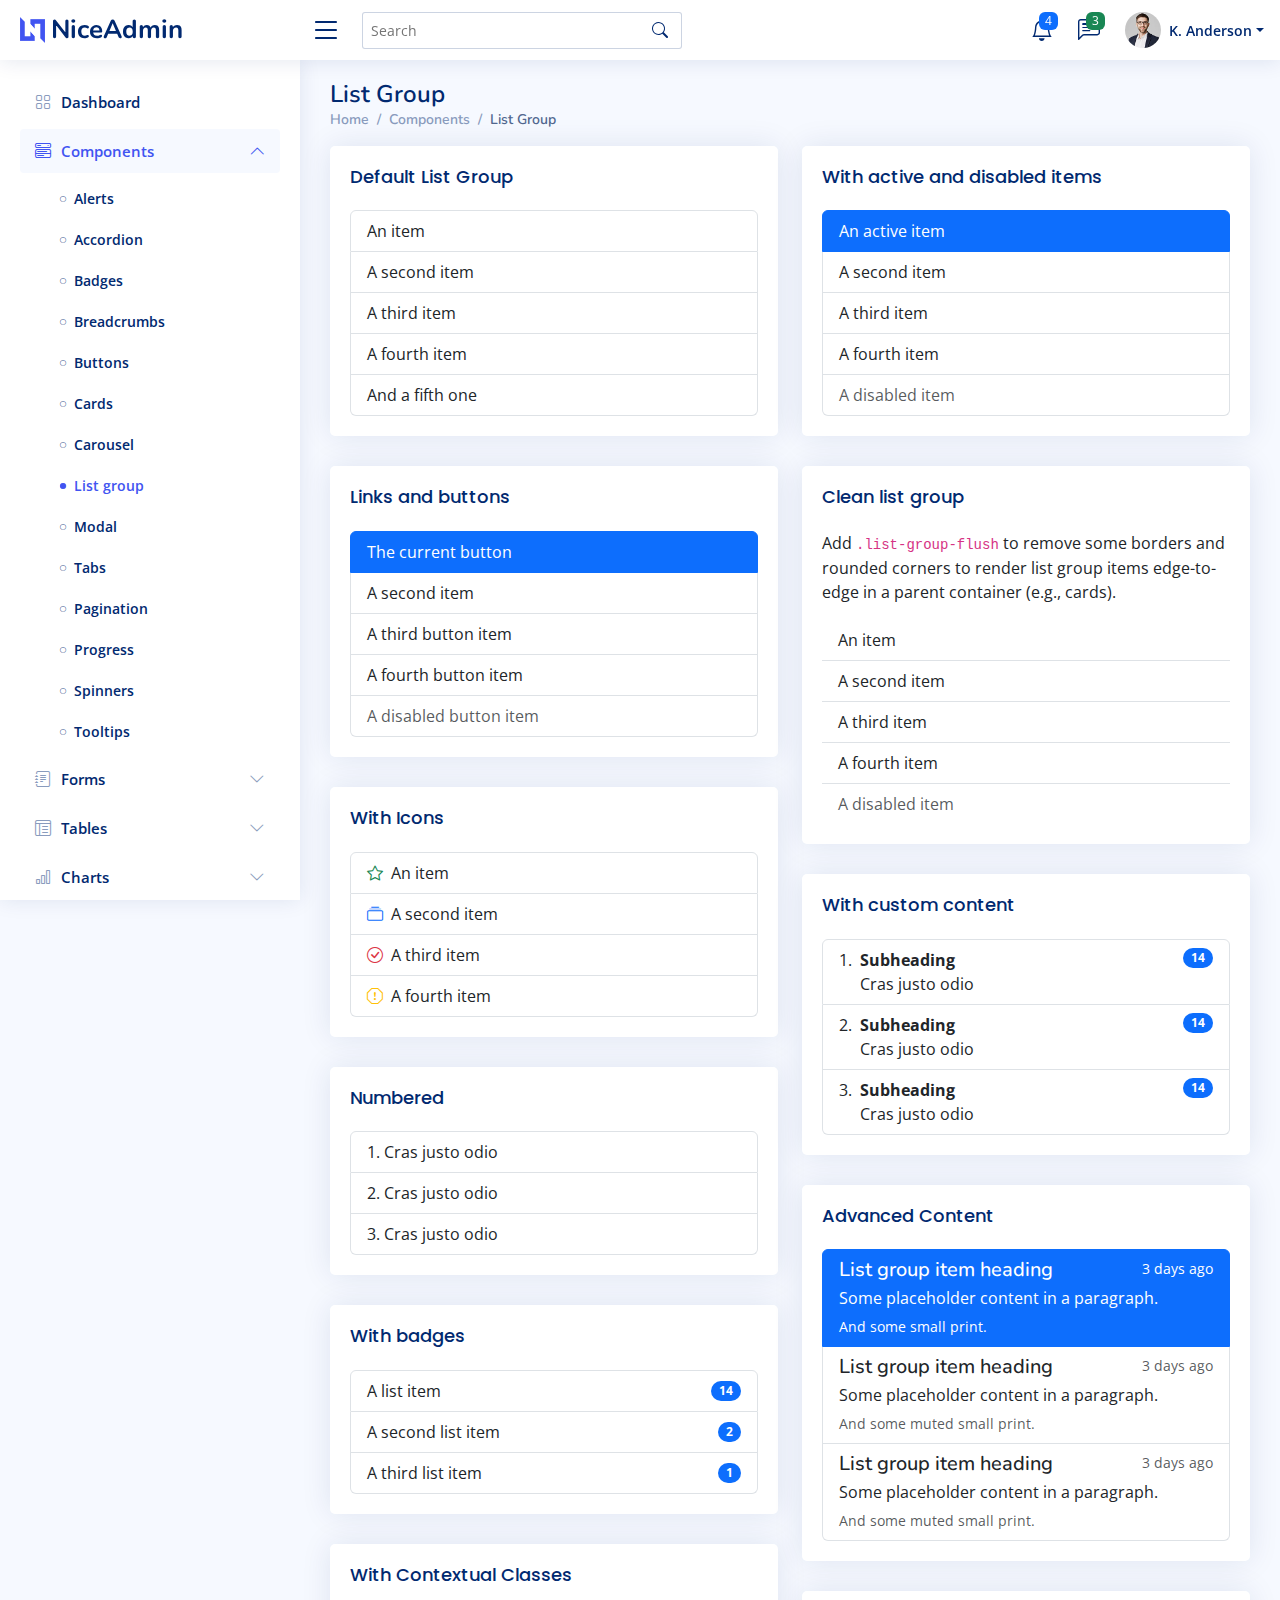
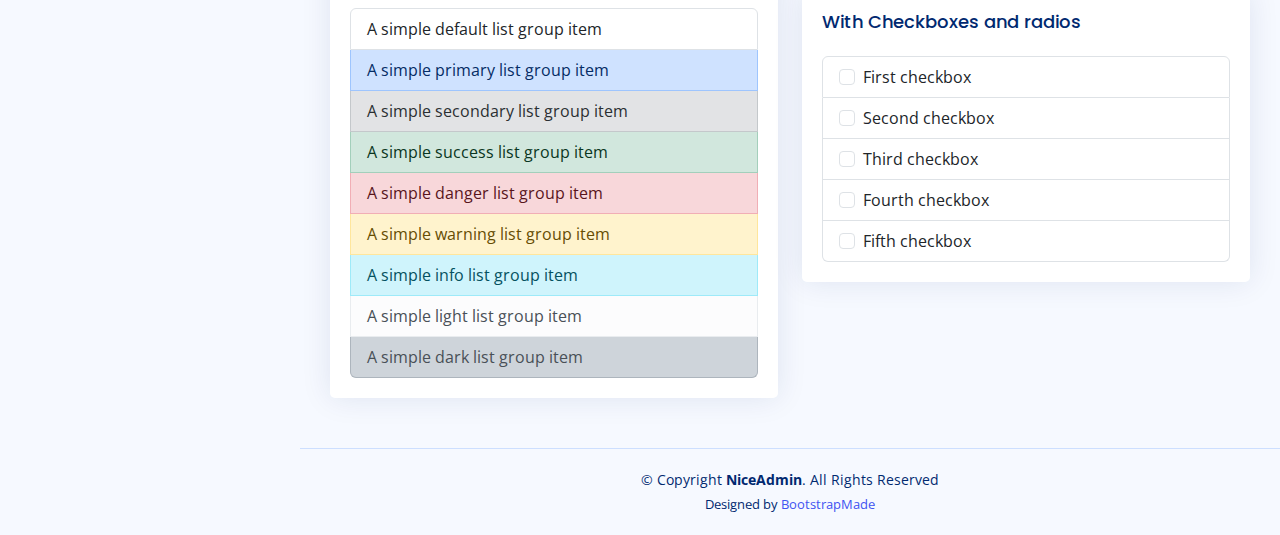
<file: components-list-group.html>
<!DOCTYPE html>
<html lang="en">

<head>
  <meta charset="utf-8">
  <meta content="width=device-width, initial-scale=1.0" name="viewport">

  <title>Components / List Group - NiceAdmin Bootstrap Template</title>
  <meta content="" name="description">
  <meta content="" name="keywords">

  <!-- Favicons -->
  <link href="assets/img/favicon.png" rel="icon">
  <link href="assets/img/apple-touch-icon.png" rel="apple-touch-icon">

  <!-- Google Fonts -->
  <link href="https://fonts.gstatic.com" rel="preconnect">
  <link href="https://fonts.googleapis.com/css?family=Open+Sans:300,300i,400,400i,600,600i,700,700i|Nunito:300,300i,400,400i,600,600i,700,700i|Poppins:300,300i,400,400i,500,500i,600,600i,700,700i" rel="stylesheet">

  <!-- Vendor CSS Files -->
  <link href="assets/vendor/bootstrap/css/bootstrap.min.css" rel="stylesheet">
  <link href="assets/vendor/bootstrap-icons/bootstrap-icons.css" rel="stylesheet">
  <link href="assets/vendor/boxicons/css/boxicons.min.css" rel="stylesheet">
  <link href="assets/vendor/quill/quill.snow.css" rel="stylesheet">
  <link href="assets/vendor/quill/quill.bubble.css" rel="stylesheet">
  <link href="assets/vendor/remixicon/remixicon.css" rel="stylesheet">
  <link href="assets/vendor/simple-datatables/style.css" rel="stylesheet">

  <!-- Template Main CSS File -->
  <link href="assets/css/style.css" rel="stylesheet">

  <!-- =======================================================
  * Template Name: NiceAdmin
  * Template URL: https://bootstrapmade.com/nice-admin-bootstrap-admin-html-template/
  * Updated: Apr 20 2024 with Bootstrap v5.3.3
  * Author: BootstrapMade.com
  * License: https://bootstrapmade.com/license/
  ======================================================== -->
</head>

<body>

  <!-- ======= Header ======= -->
  <header id="header" class="header fixed-top d-flex align-items-center">

    <div class="d-flex align-items-center justify-content-between">
      <a href="index.html" class="logo d-flex align-items-center">
        <img src="assets/img/logo.png" alt="">
        <span class="d-none d-lg-block">NiceAdmin</span>
      </a>
      <i class="bi bi-list toggle-sidebar-btn"></i>
    </div><!-- End Logo -->

    <div class="search-bar">
      <form class="search-form d-flex align-items-center" method="POST" action="#">
        <input type="text" name="query" placeholder="Search" title="Enter search keyword">
        <button type="submit" title="Search"><i class="bi bi-search"></i></button>
      </form>
    </div><!-- End Search Bar -->

    <nav class="header-nav ms-auto">
      <ul class="d-flex align-items-center">

        <li class="nav-item d-block d-lg-none">
          <a class="nav-link nav-icon search-bar-toggle " href="#">
            <i class="bi bi-search"></i>
          </a>
        </li><!-- End Search Icon-->

        <li class="nav-item dropdown">

          <a class="nav-link nav-icon" href="#" data-bs-toggle="dropdown">
            <i class="bi bi-bell"></i>
            <span class="badge bg-primary badge-number">4</span>
          </a><!-- End Notification Icon -->

          <ul class="dropdown-menu dropdown-menu-end dropdown-menu-arrow notifications">
            <li class="dropdown-header">
              You have 4 new notifications
              <a href="#"><span class="badge rounded-pill bg-primary p-2 ms-2">View all</span></a>
            </li>
            <li>
              <hr class="dropdown-divider">
            </li>

            <li class="notification-item">
              <i class="bi bi-exclamation-circle text-warning"></i>
              <div>
                <h4>Lorem Ipsum</h4>
                <p>Quae dolorem earum veritatis oditseno</p>
                <p>30 min. ago</p>
              </div>
            </li>

            <li>
              <hr class="dropdown-divider">
            </li>

            <li class="notification-item">
              <i class="bi bi-x-circle text-danger"></i>
              <div>
                <h4>Atque rerum nesciunt</h4>
                <p>Quae dolorem earum veritatis oditseno</p>
                <p>1 hr. ago</p>
              </div>
            </li>

            <li>
              <hr class="dropdown-divider">
            </li>

            <li class="notification-item">
              <i class="bi bi-check-circle text-success"></i>
              <div>
                <h4>Sit rerum fuga</h4>
                <p>Quae dolorem earum veritatis oditseno</p>
                <p>2 hrs. ago</p>
              </div>
            </li>

            <li>
              <hr class="dropdown-divider">
            </li>

            <li class="notification-item">
              <i class="bi bi-info-circle text-primary"></i>
              <div>
                <h4>Dicta reprehenderit</h4>
                <p>Quae dolorem earum veritatis oditseno</p>
                <p>4 hrs. ago</p>
              </div>
            </li>

            <li>
              <hr class="dropdown-divider">
            </li>
            <li class="dropdown-footer">
              <a href="#">Show all notifications</a>
            </li>

          </ul><!-- End Notification Dropdown Items -->

        </li><!-- End Notification Nav -->

        <li class="nav-item dropdown">

          <a class="nav-link nav-icon" href="#" data-bs-toggle="dropdown">
            <i class="bi bi-chat-left-text"></i>
            <span class="badge bg-success badge-number">3</span>
          </a><!-- End Messages Icon -->

          <ul class="dropdown-menu dropdown-menu-end dropdown-menu-arrow messages">
            <li class="dropdown-header">
              You have 3 new messages
              <a href="#"><span class="badge rounded-pill bg-primary p-2 ms-2">View all</span></a>
            </li>
            <li>
              <hr class="dropdown-divider">
            </li>

            <li class="message-item">
              <a href="#">
                <img src="assets/img/messages-1.jpg" alt="" class="rounded-circle">
                <div>
                  <h4>Maria Hudson</h4>
                  <p>Velit asperiores et ducimus soluta repudiandae labore officia est ut...</p>
                  <p>4 hrs. ago</p>
                </div>
              </a>
            </li>
            <li>
              <hr class="dropdown-divider">
            </li>

            <li class="message-item">
              <a href="#">
                <img src="assets/img/messages-2.jpg" alt="" class="rounded-circle">
                <div>
                  <h4>Anna Nelson</h4>
                  <p>Velit asperiores et ducimus soluta repudiandae labore officia est ut...</p>
                  <p>6 hrs. ago</p>
                </div>
              </a>
            </li>
            <li>
              <hr class="dropdown-divider">
            </li>

            <li class="message-item">
              <a href="#">
                <img src="assets/img/messages-3.jpg" alt="" class="rounded-circle">
                <div>
                  <h4>David Muldon</h4>
                  <p>Velit asperiores et ducimus soluta repudiandae labore officia est ut...</p>
                  <p>8 hrs. ago</p>
                </div>
              </a>
            </li>
            <li>
              <hr class="dropdown-divider">
            </li>

            <li class="dropdown-footer">
              <a href="#">Show all messages</a>
            </li>

          </ul><!-- End Messages Dropdown Items -->

        </li><!-- End Messages Nav -->

        <li class="nav-item dropdown pe-3">

          <a class="nav-link nav-profile d-flex align-items-center pe-0" href="#" data-bs-toggle="dropdown">
            <img src="assets/img/profile-img.jpg" alt="Profile" class="rounded-circle">
            <span class="d-none d-md-block dropdown-toggle ps-2">K. Anderson</span>
          </a><!-- End Profile Iamge Icon -->

          <ul class="dropdown-menu dropdown-menu-end dropdown-menu-arrow profile">
            <li class="dropdown-header">
              <h6>Kevin Anderson</h6>
              <span>Web Designer</span>
            </li>
            <li>
              <hr class="dropdown-divider">
            </li>

            <li>
              <a class="dropdown-item d-flex align-items-center" href="users-profile.html">
                <i class="bi bi-person"></i>
                <span>My Profile</span>
              </a>
            </li>
            <li>
              <hr class="dropdown-divider">
            </li>

            <li>
              <a class="dropdown-item d-flex align-items-center" href="users-profile.html">
                <i class="bi bi-gear"></i>
                <span>Account Settings</span>
              </a>
            </li>
            <li>
              <hr class="dropdown-divider">
            </li>

            <li>
              <a class="dropdown-item d-flex align-items-center" href="pages-faq.html">
                <i class="bi bi-question-circle"></i>
                <span>Need Help?</span>
              </a>
            </li>
            <li>
              <hr class="dropdown-divider">
            </li>

            <li>
              <a class="dropdown-item d-flex align-items-center" href="#">
                <i class="bi bi-box-arrow-right"></i>
                <span>Sign Out</span>
              </a>
            </li>

          </ul><!-- End Profile Dropdown Items -->
        </li><!-- End Profile Nav -->

      </ul>
    </nav><!-- End Icons Navigation -->

  </header><!-- End Header -->

  <!-- ======= Sidebar ======= -->
  <aside id="sidebar" class="sidebar">

    <ul class="sidebar-nav" id="sidebar-nav">

      <li class="nav-item">
        <a class="nav-link collapsed" href="index.html">
          <i class="bi bi-grid"></i>
          <span>Dashboard</span>
        </a>
      </li><!-- End Dashboard Nav -->

      <li class="nav-item">
        <a class="nav-link " data-bs-target="#components-nav" data-bs-toggle="collapse" href="#">
          <i class="bi bi-menu-button-wide"></i><span>Components</span><i class="bi bi-chevron-down ms-auto"></i>
        </a>
        <ul id="components-nav" class="nav-content collapse show" data-bs-parent="#sidebar-nav">
          <li>
            <a href="components-alerts.html">
              <i class="bi bi-circle"></i><span>Alerts</span>
            </a>
          </li>
          <li>
            <a href="components-accordion.html">
              <i class="bi bi-circle"></i><span>Accordion</span>
            </a>
          </li>
          <li>
            <a href="components-badges.html">
              <i class="bi bi-circle"></i><span>Badges</span>
            </a>
          </li>
          <li>
            <a href="components-breadcrumbs.html">
              <i class="bi bi-circle"></i><span>Breadcrumbs</span>
            </a>
          </li>
          <li>
            <a href="components-buttons.html">
              <i class="bi bi-circle"></i><span>Buttons</span>
            </a>
          </li>
          <li>
            <a href="components-cards.html">
              <i class="bi bi-circle"></i><span>Cards</span>
            </a>
          </li>
          <li>
            <a href="components-carousel.html">
              <i class="bi bi-circle"></i><span>Carousel</span>
            </a>
          </li>
          <li>
            <a href="components-list-group.html" class="active">
              <i class="bi bi-circle"></i><span>List group</span>
            </a>
          </li>
          <li>
            <a href="components-modal.html">
              <i class="bi bi-circle"></i><span>Modal</span>
            </a>
          </li>
          <li>
            <a href="components-tabs.html">
              <i class="bi bi-circle"></i><span>Tabs</span>
            </a>
          </li>
          <li>
            <a href="components-pagination.html">
              <i class="bi bi-circle"></i><span>Pagination</span>
            </a>
          </li>
          <li>
            <a href="components-progress.html">
              <i class="bi bi-circle"></i><span>Progress</span>
            </a>
          </li>
          <li>
            <a href="components-spinners.html">
              <i class="bi bi-circle"></i><span>Spinners</span>
            </a>
          </li>
          <li>
            <a href="components-tooltips.html">
              <i class="bi bi-circle"></i><span>Tooltips</span>
            </a>
          </li>
        </ul>
      </li><!-- End Components Nav -->

      <li class="nav-item">
        <a class="nav-link collapsed" data-bs-target="#forms-nav" data-bs-toggle="collapse" href="#">
          <i class="bi bi-journal-text"></i><span>Forms</span><i class="bi bi-chevron-down ms-auto"></i>
        </a>
        <ul id="forms-nav" class="nav-content collapse " data-bs-parent="#sidebar-nav">
          <li>
            <a href="forms-elements.html">
              <i class="bi bi-circle"></i><span>Form Elements</span>
            </a>
          </li>
          <li>
            <a href="forms-layouts.html">
              <i class="bi bi-circle"></i><span>Form Layouts</span>
            </a>
          </li>
          <li>
            <a href="forms-editors.html">
              <i class="bi bi-circle"></i><span>Form Editors</span>
            </a>
          </li>
          <li>
            <a href="forms-validation.html">
              <i class="bi bi-circle"></i><span>Form Validation</span>
            </a>
          </li>
        </ul>
      </li><!-- End Forms Nav -->

      <li class="nav-item">
        <a class="nav-link collapsed" data-bs-target="#tables-nav" data-bs-toggle="collapse" href="#">
          <i class="bi bi-layout-text-window-reverse"></i><span>Tables</span><i class="bi bi-chevron-down ms-auto"></i>
        </a>
        <ul id="tables-nav" class="nav-content collapse " data-bs-parent="#sidebar-nav">
          <li>
            <a href="tables-general.html">
              <i class="bi bi-circle"></i><span>General Tables</span>
            </a>
          </li>
          <li>
            <a href="tables-data.html">
              <i class="bi bi-circle"></i><span>Data Tables</span>
            </a>
          </li>
        </ul>
      </li><!-- End Tables Nav -->

      <li class="nav-item">
        <a class="nav-link collapsed" data-bs-target="#charts-nav" data-bs-toggle="collapse" href="#">
          <i class="bi bi-bar-chart"></i><span>Charts</span><i class="bi bi-chevron-down ms-auto"></i>
        </a>
        <ul id="charts-nav" class="nav-content collapse " data-bs-parent="#sidebar-nav">
          <li>
            <a href="charts-chartjs.html">
              <i class="bi bi-circle"></i><span>Chart.js</span>
            </a>
          </li>
          <li>
            <a href="charts-apexcharts.html">
              <i class="bi bi-circle"></i><span>ApexCharts</span>
            </a>
          </li>
          <li>
            <a href="charts-echarts.html">
              <i class="bi bi-circle"></i><span>ECharts</span>
            </a>
          </li>
        </ul>
      </li><!-- End Charts Nav -->

      <li class="nav-item">
        <a class="nav-link collapsed" data-bs-target="#icons-nav" data-bs-toggle="collapse" href="#">
          <i class="bi bi-gem"></i><span>Icons</span><i class="bi bi-chevron-down ms-auto"></i>
        </a>
        <ul id="icons-nav" class="nav-content collapse " data-bs-parent="#sidebar-nav">
          <li>
            <a href="icons-bootstrap.html">
              <i class="bi bi-circle"></i><span>Bootstrap Icons</span>
            </a>
          </li>
          <li>
            <a href="icons-remix.html">
              <i class="bi bi-circle"></i><span>Remix Icons</span>
            </a>
          </li>
          <li>
            <a href="icons-boxicons.html">
              <i class="bi bi-circle"></i><span>Boxicons</span>
            </a>
          </li>
        </ul>
      </li><!-- End Icons Nav -->

      <li class="nav-heading">Pages</li>

      <li class="nav-item">
        <a class="nav-link collapsed" href="users-profile.html">
          <i class="bi bi-person"></i>
          <span>Profile</span>
        </a>
      </li><!-- End Profile Page Nav -->

      <li class="nav-item">
        <a class="nav-link collapsed" href="pages-faq.html">
          <i class="bi bi-question-circle"></i>
          <span>F.A.Q</span>
        </a>
      </li><!-- End F.A.Q Page Nav -->

      <li class="nav-item">
        <a class="nav-link collapsed" href="pages-contact.html">
          <i class="bi bi-envelope"></i>
          <span>Contact</span>
        </a>
      </li><!-- End Contact Page Nav -->

      <li class="nav-item">
        <a class="nav-link collapsed" href="pages-register.html">
          <i class="bi bi-card-list"></i>
          <span>Register</span>
        </a>
      </li><!-- End Register Page Nav -->

      <li class="nav-item">
        <a class="nav-link collapsed" href="pages-login.html">
          <i class="bi bi-box-arrow-in-right"></i>
          <span>Login</span>
        </a>
      </li><!-- End Login Page Nav -->

      <li class="nav-item">
        <a class="nav-link collapsed" href="pages-error-404.html">
          <i class="bi bi-dash-circle"></i>
          <span>Error 404</span>
        </a>
      </li><!-- End Error 404 Page Nav -->

      <li class="nav-item">
        <a class="nav-link collapsed" href="pages-blank.html">
          <i class="bi bi-file-earmark"></i>
          <span>Blank</span>
        </a>
      </li><!-- End Blank Page Nav -->

    </ul>

  </aside><!-- End Sidebar-->

  <main id="main" class="main">

    <div class="pagetitle">
      <h1>List Group</h1>
      <nav>
        <ol class="breadcrumb">
          <li class="breadcrumb-item"><a href="index.html">Home</a></li>
          <li class="breadcrumb-item">Components</li>
          <li class="breadcrumb-item active">List Group</li>
        </ol>
      </nav>
    </div><!-- End Page Title -->

    <section class="section">
      <div class="row">
        <div class="col-lg-6">

          <div class="card">
            <div class="card-body">
              <h5 class="card-title">Default List Group</h5>

              <!-- Default List group -->
              <ul class="list-group">
                <li class="list-group-item">An item</li>
                <li class="list-group-item">A second item</li>
                <li class="list-group-item">A third item</li>
                <li class="list-group-item">A fourth item</li>
                <li class="list-group-item">And a fifth one</li>
              </ul><!-- End Default List group -->

            </div>
          </div>

          <div class="card">
            <div class="card-body">
              <h5 class="card-title">Links and buttons</h5>

              <!-- List group with Links and buttons -->
              <div class="list-group">
                <button type="button" class="list-group-item list-group-item-action active" aria-current="true">
                  The current button
                </button>
                <button type="button" class="list-group-item list-group-item-action">A second item</button>
                <button type="button" class="list-group-item list-group-item-action">A third button item</button>
                <button type="button" class="list-group-item list-group-item-action">A fourth button item</button>
                <button type="button" class="list-group-item list-group-item-action" disabled>A disabled button item</button>
              </div><!-- End List group with Links and buttons -->

            </div>
          </div>

          <div class="card">
            <div class="card-body">
              <h5 class="card-title">With Icons</h5>

              <!-- List group With Icons -->
              <ul class="list-group">
                <li class="list-group-item"><i class="bi bi-star me-1 text-success"></i> An item</li>
                <li class="list-group-item"><i class="bi bi-collection me-1 text-primary"></i> A second item</li>
                <li class="list-group-item"><i class="bi bi-check-circle me-1 text-danger"></i> A third item</li>
                <li class="list-group-item"><i class="bi bi-exclamation-octagon me-1 text-warning"></i> A fourth item</li>
              </ul><!-- End List group With Icons -->

            </div>
          </div>

          <div class="card">
            <div class="card-body">
              <h5 class="card-title">Numbered</h5>

              <!-- List group Numbered -->
              <ol class="list-group list-group-numbered">
                <li class="list-group-item">Cras justo odio</li>
                <li class="list-group-item">Cras justo odio</li>
                <li class="list-group-item">Cras justo odio</li>
              </ol><!-- End List group Numbered -->

            </div>
          </div>

          <div class="card">
            <div class="card-body">
              <h5 class="card-title">With badges</h5>

              <!-- List group With badges -->
              <ul class="list-group">
                <li class="list-group-item d-flex justify-content-between align-items-center">
                  A list item
                  <span class="badge bg-primary rounded-pill">14</span>
                </li>
                <li class="list-group-item d-flex justify-content-between align-items-center">
                  A second list item
                  <span class="badge bg-primary rounded-pill">2</span>
                </li>
                <li class="list-group-item d-flex justify-content-between align-items-center">
                  A third list item
                  <span class="badge bg-primary rounded-pill">1</span>
                </li>
              </ul><!-- End List With badges -->

            </div>
          </div>

          <div class="card">
            <div class="card-body">
              <h5 class="card-title">With Contextual Classes</h5>

              <!-- List group With Contextual classes -->
              <ul class="list-group">
                <li class="list-group-item">A simple default list group item</li>

                <li class="list-group-item list-group-item-primary">A simple primary list group item</li>
                <li class="list-group-item list-group-item-secondary">A simple secondary list group item</li>
                <li class="list-group-item list-group-item-success">A simple success list group item</li>
                <li class="list-group-item list-group-item-danger">A simple danger list group item</li>
                <li class="list-group-item list-group-item-warning">A simple warning list group item</li>
                <li class="list-group-item list-group-item-info">A simple info list group item</li>
                <li class="list-group-item list-group-item-light">A simple light list group item</li>
                <li class="list-group-item list-group-item-dark">A simple dark list group item</li>
              </ul><!-- End List Group With Contextual classes -->

            </div>
          </div>

        </div>

        <div class="col-lg-6">

          <div class="card">
            <div class="card-body">
              <h5 class="card-title">With active and disabled items</h5>

              <!-- List group with active and disabled items -->
              <ul class="list-group">
                <li class="list-group-item active" aria-current="true">An active item</li>
                <li class="list-group-item">A second item</li>
                <li class="list-group-item">A third item</li>
                <li class="list-group-item">A fourth item</li>
                <li class="list-group-item disabled" aria-disabled="true">A disabled item</li>
              </ul><!-- End ist group with active and disabled items -->

            </div>
          </div>

          <div class="card">
            <div class="card-body">
              <h5 class="card-title">Clean list group</h5>
              <p>Add <code>.list-group-flush</code> to remove some borders and rounded corners to render list group items edge-to-edge in a parent container (e.g., cards).</p>

              <!-- List group with active and disabled items -->
              <ul class="list-group list-group-flush">
                <li class="list-group-item">An item</li>
                <li class="list-group-item">A second item</li>
                <li class="list-group-item">A third item</li>
                <li class="list-group-item">A fourth item</li>
                <li class="list-group-item disabled" aria-disabled="true">A disabled item</li>
              </ul><!-- End Clean list group -->

            </div>
          </div>

          <div class="card">
            <div class="card-body">
              <h5 class="card-title">With custom content</h5>

              <!-- List group with custom content -->
              <ol class="list-group list-group-numbered">
                <li class="list-group-item d-flex justify-content-between align-items-start">
                  <div class="ms-2 me-auto">
                    <div class="fw-bold">Subheading</div>
                    Cras justo odio
                  </div>
                  <span class="badge bg-primary rounded-pill">14</span>
                </li>
                <li class="list-group-item d-flex justify-content-between align-items-start">
                  <div class="ms-2 me-auto">
                    <div class="fw-bold">Subheading</div>
                    Cras justo odio
                  </div>
                  <span class="badge bg-primary rounded-pill">14</span>
                </li>
                <li class="list-group-item d-flex justify-content-between align-items-start">
                  <div class="ms-2 me-auto">
                    <div class="fw-bold">Subheading</div>
                    Cras justo odio
                  </div>
                  <span class="badge bg-primary rounded-pill">14</span>
                </li>
              </ol><!-- End with custom content -->

            </div>
          </div>

          <div class="card">
            <div class="card-body">
              <h5 class="card-title">Advanced Content</h5>

              <!-- List group with Advanced Contents -->
              <div class="list-group">
                <a href="#" class="list-group-item list-group-item-action active" aria-current="true">
                  <div class="d-flex w-100 justify-content-between">
                    <h5 class="mb-1">List group item heading</h5>
                    <small>3 days ago</small>
                  </div>
                  <p class="mb-1">Some placeholder content in a paragraph.</p>
                  <small>And some small print.</small>
                </a>
                <a href="#" class="list-group-item list-group-item-action">
                  <div class="d-flex w-100 justify-content-between">
                    <h5 class="mb-1">List group item heading</h5>
                    <small class="text-muted">3 days ago</small>
                  </div>
                  <p class="mb-1">Some placeholder content in a paragraph.</p>
                  <small class="text-muted">And some muted small print.</small>
                </a>
                <a href="#" class="list-group-item list-group-item-action">
                  <div class="d-flex w-100 justify-content-between">
                    <h5 class="mb-1">List group item heading</h5>
                    <small class="text-muted">3 days ago</small>
                  </div>
                  <p class="mb-1">Some placeholder content in a paragraph.</p>
                  <small class="text-muted">And some muted small print.</small>
                </a>
              </div><!-- End List group Advanced Content -->

            </div>
          </div>

          <div class="card">
            <div class="card-body">
              <h5 class="card-title">With Checkboxes and radios</h5>

              <!-- List group With Checkboxes and radios -->
              <ul class="list-group">
                <li class="list-group-item">
                  <input class="form-check-input me-1" type="checkbox" value="" aria-label="...">
                  First checkbox
                </li>
                <li class="list-group-item">
                  <input class="form-check-input me-1" type="checkbox" value="" aria-label="...">
                  Second checkbox
                </li>
                <li class="list-group-item">
                  <input class="form-check-input me-1" type="checkbox" value="" aria-label="...">
                  Third checkbox
                </li>
                <li class="list-group-item">
                  <input class="form-check-input me-1" type="checkbox" value="" aria-label="...">
                  Fourth checkbox
                </li>
                <li class="list-group-item">
                  <input class="form-check-input me-1" type="checkbox" value="" aria-label="...">
                  Fifth checkbox
                </li>
              </ul><!-- End List Checkboxes and radios -->

            </div>
          </div>

        </div>

      </div>
    </section>

  </main><!-- End #main -->

  <!-- ======= Footer ======= -->
  <footer id="footer" class="footer">
    <div class="copyright">
      &copy; Copyright <strong><span>NiceAdmin</span></strong>. All Rights Reserved
    </div>
    <div class="credits">
      <!-- All the links in the footer should remain intact. -->
      <!-- You can delete the links only if you purchased the pro version. -->
      <!-- Licensing information: https://bootstrapmade.com/license/ -->
      <!-- Purchase the pro version with working PHP/AJAX contact form: https://bootstrapmade.com/nice-admin-bootstrap-admin-html-template/ -->
      Designed by <a href="https://bootstrapmade.com/">BootstrapMade</a>
    </div>
  </footer><!-- End Footer -->

  <a href="#" class="back-to-top d-flex align-items-center justify-content-center"><i class="bi bi-arrow-up-short"></i></a>

  <!-- Vendor JS Files -->
  <script src="assets/vendor/apexcharts/apexcharts.min.js"></script>
  <script src="assets/vendor/bootstrap/js/bootstrap.bundle.min.js"></script>
  <script src="assets/vendor/chart.js/chart.umd.js"></script>
  <script src="assets/vendor/echarts/echarts.min.js"></script>
  <script src="assets/vendor/quill/quill.js"></script>
  <script src="assets/vendor/simple-datatables/simple-datatables.js"></script>
  <script src="assets/vendor/tinymce/tinymce.min.js"></script>
  <script src="assets/vendor/php-email-form/validate.js"></script>

  <!-- Template Main JS File -->
  <script src="assets/js/main.js"></script>

</body>

</html>
</file>
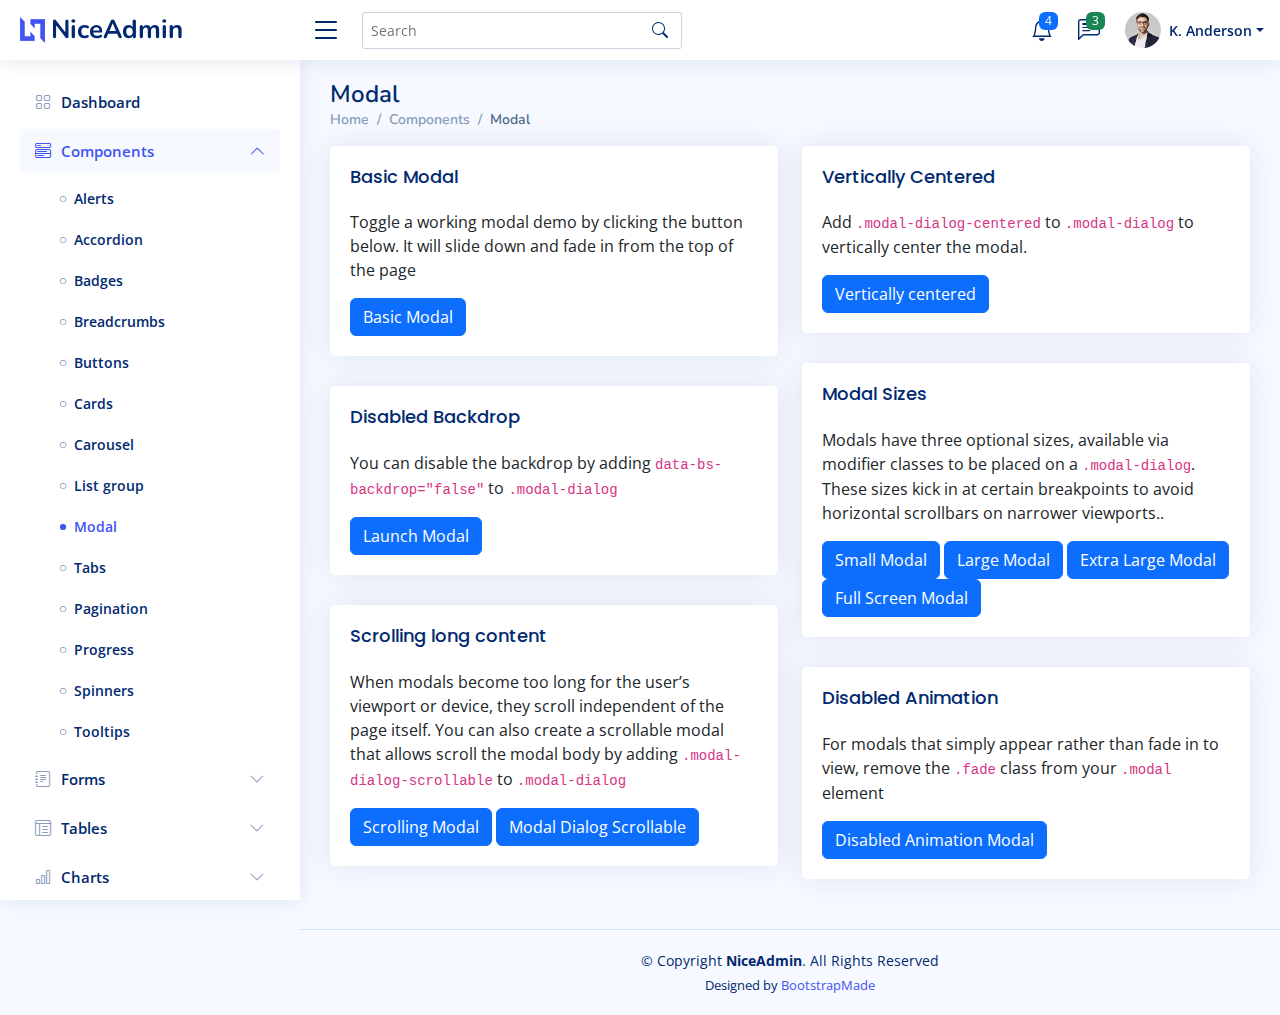
<file: components-modal.html>
<!DOCTYPE html>
<html lang="en">

<head>
  <meta charset="utf-8">
  <meta content="width=device-width, initial-scale=1.0" name="viewport">

  <title>Components / Modal - NiceAdmin Bootstrap Template</title>
  <meta content="" name="description">
  <meta content="" name="keywords">

  <!-- Favicons -->
  <link href="assets/img/favicon.png" rel="icon">
  <link href="assets/img/apple-touch-icon.png" rel="apple-touch-icon">

  <!-- Google Fonts -->
  <link href="https://fonts.gstatic.com" rel="preconnect">
  <link href="https://fonts.googleapis.com/css?family=Open+Sans:300,300i,400,400i,600,600i,700,700i|Nunito:300,300i,400,400i,600,600i,700,700i|Poppins:300,300i,400,400i,500,500i,600,600i,700,700i" rel="stylesheet">

  <!-- Vendor CSS Files -->
  <link href="assets/vendor/bootstrap/css/bootstrap.min.css" rel="stylesheet">
  <link href="assets/vendor/bootstrap-icons/bootstrap-icons.css" rel="stylesheet">
  <link href="assets/vendor/boxicons/css/boxicons.min.css" rel="stylesheet">
  <link href="assets/vendor/quill/quill.snow.css" rel="stylesheet">
  <link href="assets/vendor/quill/quill.bubble.css" rel="stylesheet">
  <link href="assets/vendor/remixicon/remixicon.css" rel="stylesheet">
  <link href="assets/vendor/simple-datatables/style.css" rel="stylesheet">

  <!-- Template Main CSS File -->
  <link href="assets/css/style.css" rel="stylesheet">

  <!-- =======================================================
  * Template Name: NiceAdmin
  * Template URL: https://bootstrapmade.com/nice-admin-bootstrap-admin-html-template/
  * Updated: Apr 20 2024 with Bootstrap v5.3.3
  * Author: BootstrapMade.com
  * License: https://bootstrapmade.com/license/
  ======================================================== -->
</head>

<body>

  <!-- ======= Header ======= -->
  <header id="header" class="header fixed-top d-flex align-items-center">

    <div class="d-flex align-items-center justify-content-between">
      <a href="index.html" class="logo d-flex align-items-center">
        <img src="assets/img/logo.png" alt="">
        <span class="d-none d-lg-block">NiceAdmin</span>
      </a>
      <i class="bi bi-list toggle-sidebar-btn"></i>
    </div><!-- End Logo -->

    <div class="search-bar">
      <form class="search-form d-flex align-items-center" method="POST" action="#">
        <input type="text" name="query" placeholder="Search" title="Enter search keyword">
        <button type="submit" title="Search"><i class="bi bi-search"></i></button>
      </form>
    </div><!-- End Search Bar -->

    <nav class="header-nav ms-auto">
      <ul class="d-flex align-items-center">

        <li class="nav-item d-block d-lg-none">
          <a class="nav-link nav-icon search-bar-toggle " href="#">
            <i class="bi bi-search"></i>
          </a>
        </li><!-- End Search Icon-->

        <li class="nav-item dropdown">

          <a class="nav-link nav-icon" href="#" data-bs-toggle="dropdown">
            <i class="bi bi-bell"></i>
            <span class="badge bg-primary badge-number">4</span>
          </a><!-- End Notification Icon -->

          <ul class="dropdown-menu dropdown-menu-end dropdown-menu-arrow notifications">
            <li class="dropdown-header">
              You have 4 new notifications
              <a href="#"><span class="badge rounded-pill bg-primary p-2 ms-2">View all</span></a>
            </li>
            <li>
              <hr class="dropdown-divider">
            </li>

            <li class="notification-item">
              <i class="bi bi-exclamation-circle text-warning"></i>
              <div>
                <h4>Lorem Ipsum</h4>
                <p>Quae dolorem earum veritatis oditseno</p>
                <p>30 min. ago</p>
              </div>
            </li>

            <li>
              <hr class="dropdown-divider">
            </li>

            <li class="notification-item">
              <i class="bi bi-x-circle text-danger"></i>
              <div>
                <h4>Atque rerum nesciunt</h4>
                <p>Quae dolorem earum veritatis oditseno</p>
                <p>1 hr. ago</p>
              </div>
            </li>

            <li>
              <hr class="dropdown-divider">
            </li>

            <li class="notification-item">
              <i class="bi bi-check-circle text-success"></i>
              <div>
                <h4>Sit rerum fuga</h4>
                <p>Quae dolorem earum veritatis oditseno</p>
                <p>2 hrs. ago</p>
              </div>
            </li>

            <li>
              <hr class="dropdown-divider">
            </li>

            <li class="notification-item">
              <i class="bi bi-info-circle text-primary"></i>
              <div>
                <h4>Dicta reprehenderit</h4>
                <p>Quae dolorem earum veritatis oditseno</p>
                <p>4 hrs. ago</p>
              </div>
            </li>

            <li>
              <hr class="dropdown-divider">
            </li>
            <li class="dropdown-footer">
              <a href="#">Show all notifications</a>
            </li>

          </ul><!-- End Notification Dropdown Items -->

        </li><!-- End Notification Nav -->

        <li class="nav-item dropdown">

          <a class="nav-link nav-icon" href="#" data-bs-toggle="dropdown">
            <i class="bi bi-chat-left-text"></i>
            <span class="badge bg-success badge-number">3</span>
          </a><!-- End Messages Icon -->

          <ul class="dropdown-menu dropdown-menu-end dropdown-menu-arrow messages">
            <li class="dropdown-header">
              You have 3 new messages
              <a href="#"><span class="badge rounded-pill bg-primary p-2 ms-2">View all</span></a>
            </li>
            <li>
              <hr class="dropdown-divider">
            </li>

            <li class="message-item">
              <a href="#">
                <img src="assets/img/messages-1.jpg" alt="" class="rounded-circle">
                <div>
                  <h4>Maria Hudson</h4>
                  <p>Velit asperiores et ducimus soluta repudiandae labore officia est ut...</p>
                  <p>4 hrs. ago</p>
                </div>
              </a>
            </li>
            <li>
              <hr class="dropdown-divider">
            </li>

            <li class="message-item">
              <a href="#">
                <img src="assets/img/messages-2.jpg" alt="" class="rounded-circle">
                <div>
                  <h4>Anna Nelson</h4>
                  <p>Velit asperiores et ducimus soluta repudiandae labore officia est ut...</p>
                  <p>6 hrs. ago</p>
                </div>
              </a>
            </li>
            <li>
              <hr class="dropdown-divider">
            </li>

            <li class="message-item">
              <a href="#">
                <img src="assets/img/messages-3.jpg" alt="" class="rounded-circle">
                <div>
                  <h4>David Muldon</h4>
                  <p>Velit asperiores et ducimus soluta repudiandae labore officia est ut...</p>
                  <p>8 hrs. ago</p>
                </div>
              </a>
            </li>
            <li>
              <hr class="dropdown-divider">
            </li>

            <li class="dropdown-footer">
              <a href="#">Show all messages</a>
            </li>

          </ul><!-- End Messages Dropdown Items -->

        </li><!-- End Messages Nav -->

        <li class="nav-item dropdown pe-3">

          <a class="nav-link nav-profile d-flex align-items-center pe-0" href="#" data-bs-toggle="dropdown">
            <img src="assets/img/profile-img.jpg" alt="Profile" class="rounded-circle">
            <span class="d-none d-md-block dropdown-toggle ps-2">K. Anderson</span>
          </a><!-- End Profile Iamge Icon -->

          <ul class="dropdown-menu dropdown-menu-end dropdown-menu-arrow profile">
            <li class="dropdown-header">
              <h6>Kevin Anderson</h6>
              <span>Web Designer</span>
            </li>
            <li>
              <hr class="dropdown-divider">
            </li>

            <li>
              <a class="dropdown-item d-flex align-items-center" href="users-profile.html">
                <i class="bi bi-person"></i>
                <span>My Profile</span>
              </a>
            </li>
            <li>
              <hr class="dropdown-divider">
            </li>

            <li>
              <a class="dropdown-item d-flex align-items-center" href="users-profile.html">
                <i class="bi bi-gear"></i>
                <span>Account Settings</span>
              </a>
            </li>
            <li>
              <hr class="dropdown-divider">
            </li>

            <li>
              <a class="dropdown-item d-flex align-items-center" href="pages-faq.html">
                <i class="bi bi-question-circle"></i>
                <span>Need Help?</span>
              </a>
            </li>
            <li>
              <hr class="dropdown-divider">
            </li>

            <li>
              <a class="dropdown-item d-flex align-items-center" href="#">
                <i class="bi bi-box-arrow-right"></i>
                <span>Sign Out</span>
              </a>
            </li>

          </ul><!-- End Profile Dropdown Items -->
        </li><!-- End Profile Nav -->

      </ul>
    </nav><!-- End Icons Navigation -->

  </header><!-- End Header -->

  <!-- ======= Sidebar ======= -->
  <aside id="sidebar" class="sidebar">

    <ul class="sidebar-nav" id="sidebar-nav">

      <li class="nav-item">
        <a class="nav-link collapsed" href="index.html">
          <i class="bi bi-grid"></i>
          <span>Dashboard</span>
        </a>
      </li><!-- End Dashboard Nav -->

      <li class="nav-item">
        <a class="nav-link " data-bs-target="#components-nav" data-bs-toggle="collapse" href="#">
          <i class="bi bi-menu-button-wide"></i><span>Components</span><i class="bi bi-chevron-down ms-auto"></i>
        </a>
        <ul id="components-nav" class="nav-content collapse show" data-bs-parent="#sidebar-nav">
          <li>
            <a href="components-alerts.html">
              <i class="bi bi-circle"></i><span>Alerts</span>
            </a>
          </li>
          <li>
            <a href="components-accordion.html">
              <i class="bi bi-circle"></i><span>Accordion</span>
            </a>
          </li>
          <li>
            <a href="components-badges.html">
              <i class="bi bi-circle"></i><span>Badges</span>
            </a>
          </li>
          <li>
            <a href="components-breadcrumbs.html">
              <i class="bi bi-circle"></i><span>Breadcrumbs</span>
            </a>
          </li>
          <li>
            <a href="components-buttons.html">
              <i class="bi bi-circle"></i><span>Buttons</span>
            </a>
          </li>
          <li>
            <a href="components-cards.html">
              <i class="bi bi-circle"></i><span>Cards</span>
            </a>
          </li>
          <li>
            <a href="components-carousel.html">
              <i class="bi bi-circle"></i><span>Carousel</span>
            </a>
          </li>
          <li>
            <a href="components-list-group.html">
              <i class="bi bi-circle"></i><span>List group</span>
            </a>
          </li>
          <li>
            <a href="components-modal.html" class="active">
              <i class="bi bi-circle"></i><span>Modal</span>
            </a>
          </li>
          <li>
            <a href="components-tabs.html">
              <i class="bi bi-circle"></i><span>Tabs</span>
            </a>
          </li>
          <li>
            <a href="components-pagination.html">
              <i class="bi bi-circle"></i><span>Pagination</span>
            </a>
          </li>
          <li>
            <a href="components-progress.html">
              <i class="bi bi-circle"></i><span>Progress</span>
            </a>
          </li>
          <li>
            <a href="components-spinners.html">
              <i class="bi bi-circle"></i><span>Spinners</span>
            </a>
          </li>
          <li>
            <a href="components-tooltips.html">
              <i class="bi bi-circle"></i><span>Tooltips</span>
            </a>
          </li>
        </ul>
      </li><!-- End Components Nav -->

      <li class="nav-item">
        <a class="nav-link collapsed" data-bs-target="#forms-nav" data-bs-toggle="collapse" href="#">
          <i class="bi bi-journal-text"></i><span>Forms</span><i class="bi bi-chevron-down ms-auto"></i>
        </a>
        <ul id="forms-nav" class="nav-content collapse " data-bs-parent="#sidebar-nav">
          <li>
            <a href="forms-elements.html">
              <i class="bi bi-circle"></i><span>Form Elements</span>
            </a>
          </li>
          <li>
            <a href="forms-layouts.html">
              <i class="bi bi-circle"></i><span>Form Layouts</span>
            </a>
          </li>
          <li>
            <a href="forms-editors.html">
              <i class="bi bi-circle"></i><span>Form Editors</span>
            </a>
          </li>
          <li>
            <a href="forms-validation.html">
              <i class="bi bi-circle"></i><span>Form Validation</span>
            </a>
          </li>
        </ul>
      </li><!-- End Forms Nav -->

      <li class="nav-item">
        <a class="nav-link collapsed" data-bs-target="#tables-nav" data-bs-toggle="collapse" href="#">
          <i class="bi bi-layout-text-window-reverse"></i><span>Tables</span><i class="bi bi-chevron-down ms-auto"></i>
        </a>
        <ul id="tables-nav" class="nav-content collapse " data-bs-parent="#sidebar-nav">
          <li>
            <a href="tables-general.html">
              <i class="bi bi-circle"></i><span>General Tables</span>
            </a>
          </li>
          <li>
            <a href="tables-data.html">
              <i class="bi bi-circle"></i><span>Data Tables</span>
            </a>
          </li>
        </ul>
      </li><!-- End Tables Nav -->

      <li class="nav-item">
        <a class="nav-link collapsed" data-bs-target="#charts-nav" data-bs-toggle="collapse" href="#">
          <i class="bi bi-bar-chart"></i><span>Charts</span><i class="bi bi-chevron-down ms-auto"></i>
        </a>
        <ul id="charts-nav" class="nav-content collapse " data-bs-parent="#sidebar-nav">
          <li>
            <a href="charts-chartjs.html">
              <i class="bi bi-circle"></i><span>Chart.js</span>
            </a>
          </li>
          <li>
            <a href="charts-apexcharts.html">
              <i class="bi bi-circle"></i><span>ApexCharts</span>
            </a>
          </li>
          <li>
            <a href="charts-echarts.html">
              <i class="bi bi-circle"></i><span>ECharts</span>
            </a>
          </li>
        </ul>
      </li><!-- End Charts Nav -->

      <li class="nav-item">
        <a class="nav-link collapsed" data-bs-target="#icons-nav" data-bs-toggle="collapse" href="#">
          <i class="bi bi-gem"></i><span>Icons</span><i class="bi bi-chevron-down ms-auto"></i>
        </a>
        <ul id="icons-nav" class="nav-content collapse " data-bs-parent="#sidebar-nav">
          <li>
            <a href="icons-bootstrap.html">
              <i class="bi bi-circle"></i><span>Bootstrap Icons</span>
            </a>
          </li>
          <li>
            <a href="icons-remix.html">
              <i class="bi bi-circle"></i><span>Remix Icons</span>
            </a>
          </li>
          <li>
            <a href="icons-boxicons.html">
              <i class="bi bi-circle"></i><span>Boxicons</span>
            </a>
          </li>
        </ul>
      </li><!-- End Icons Nav -->

      <li class="nav-heading">Pages</li>

      <li class="nav-item">
        <a class="nav-link collapsed" href="users-profile.html">
          <i class="bi bi-person"></i>
          <span>Profile</span>
        </a>
      </li><!-- End Profile Page Nav -->

      <li class="nav-item">
        <a class="nav-link collapsed" href="pages-faq.html">
          <i class="bi bi-question-circle"></i>
          <span>F.A.Q</span>
        </a>
      </li><!-- End F.A.Q Page Nav -->

      <li class="nav-item">
        <a class="nav-link collapsed" href="pages-contact.html">
          <i class="bi bi-envelope"></i>
          <span>Contact</span>
        </a>
      </li><!-- End Contact Page Nav -->

      <li class="nav-item">
        <a class="nav-link collapsed" href="pages-register.html">
          <i class="bi bi-card-list"></i>
          <span>Register</span>
        </a>
      </li><!-- End Register Page Nav -->

      <li class="nav-item">
        <a class="nav-link collapsed" href="pages-login.html">
          <i class="bi bi-box-arrow-in-right"></i>
          <span>Login</span>
        </a>
      </li><!-- End Login Page Nav -->

      <li class="nav-item">
        <a class="nav-link collapsed" href="pages-error-404.html">
          <i class="bi bi-dash-circle"></i>
          <span>Error 404</span>
        </a>
      </li><!-- End Error 404 Page Nav -->

      <li class="nav-item">
        <a class="nav-link collapsed" href="pages-blank.html">
          <i class="bi bi-file-earmark"></i>
          <span>Blank</span>
        </a>
      </li><!-- End Blank Page Nav -->

    </ul>

  </aside><!-- End Sidebar-->

  <main id="main" class="main">

    <div class="pagetitle">
      <h1>Modal</h1>
      <nav>
        <ol class="breadcrumb">
          <li class="breadcrumb-item"><a href="index.html">Home</a></li>
          <li class="breadcrumb-item">Components</li>
          <li class="breadcrumb-item active">Modal</li>
        </ol>
      </nav>
    </div><!-- End Page Title -->

    <section class="section">
      <div class="row">
        <div class="col-lg-6">

          <div class="card">
            <div class="card-body">
              <h5 class="card-title">Basic Modal</h5>
              <p>Toggle a working modal demo by clicking the button below. It will slide down and fade in from the top of the page</p>

              <!-- Basic Modal -->
              <button type="button" class="btn btn-primary" data-bs-toggle="modal" data-bs-target="#basicModal">
                Basic Modal
              </button>
              <div class="modal fade" id="basicModal" tabindex="-1">
                <div class="modal-dialog">
                  <div class="modal-content">
                    <div class="modal-header">
                      <h5 class="modal-title">Basic Modal</h5>
                      <button type="button" class="btn-close" data-bs-dismiss="modal" aria-label="Close"></button>
                    </div>
                    <div class="modal-body">
                      Non omnis incidunt qui sed occaecati magni asperiores est mollitia. Soluta at et reprehenderit. Placeat autem numquam et fuga numquam. Tempora in facere consequatur sit dolor ipsum. Consequatur nemo amet incidunt est facilis. Dolorem neque recusandae quo sit molestias sint dignissimos.
                    </div>
                    <div class="modal-footer">
                      <button type="button" class="btn btn-secondary" data-bs-dismiss="modal">Close</button>
                      <button type="button" class="btn btn-primary">Save changes</button>
                    </div>
                  </div>
                </div>
              </div><!-- End Basic Modal-->

            </div>
          </div>

          <div class="card">
            <div class="card-body">
              <h5 class="card-title">Disabled Backdrop</h5>
              <p>You can disable the backdrop by adding <code>data-bs-backdrop="false"</code> to <code>.modal-dialog</code></p>

              <!-- Disabled Backdrop Modal -->
              <button type="button" class="btn btn-primary" data-bs-toggle="modal" data-bs-target="#disablebackdrop">
                Launch Modal
              </button>
              <div class="modal fade" id="disablebackdrop" tabindex="-1" data-bs-backdrop="false">
                <div class="modal-dialog">
                  <div class="modal-content">
                    <div class="modal-header">
                      <h5 class="modal-title">Disabled Backdrop</h5>
                      <button type="button" class="btn-close" data-bs-dismiss="modal" aria-label="Close"></button>
                    </div>
                    <div class="modal-body">
                      Non omnis incidunt qui sed occaecati magni asperiores est mollitia. Soluta at et reprehenderit. Placeat autem numquam et fuga numquam. Tempora in facere consequatur sit dolor ipsum. Consequatur nemo amet incidunt est facilis. Dolorem neque recusandae quo sit molestias sint dignissimos.
                    </div>
                    <div class="modal-footer">
                      <button type="button" class="btn btn-secondary" data-bs-dismiss="modal">Close</button>
                      <button type="button" class="btn btn-primary">Save changes</button>
                    </div>
                  </div>
                </div>
              </div><!-- End Disabled Backdrop Modal-->

            </div>
          </div>

          <div class="card">
            <div class="card-body">
              <h5 class="card-title">Scrolling long content</h5>
              <p>When modals become too long for the user’s viewport or device, they scroll independent of the page itself. You can also create a scrollable modal that allows scroll the modal body by adding <code>.modal-dialog-scrollable</code> to <code>.modal-dialog</code></p>

              <!-- Scrolling Modal -->
              <button type="button" class="btn btn-primary" data-bs-toggle="modal" data-bs-target="#scrollingModal">
                Scrolling Modal
              </button>
              <div class="modal fade" id="scrollingModal" tabindex="-1">
                <div class="modal-dialog">
                  <div class="modal-content">
                    <div class="modal-header">
                      <h5 class="modal-title">Scrolling Modal</h5>
                      <button type="button" class="btn-close" data-bs-dismiss="modal" aria-label="Close"></button>
                    </div>
                    <div class="modal-body" style="min-height: 1500px;">
                      Non omnis incidunt qui sed occaecati magni asperiores est mollitia. Soluta at et reprehenderit. Placeat autem numquam et fuga numquam. Tempora in facere consequatur sit dolor ipsum. Consequatur nemo amet incidunt est facilis. Dolorem neque recusandae quo sit molestias sint dignissimos.
                    </div>
                    <div class="modal-footer">
                      <button type="button" class="btn btn-secondary" data-bs-dismiss="modal">Close</button>
                      <button type="button" class="btn btn-primary">Save changes</button>
                    </div>
                  </div>
                </div>
              </div><!-- End Scrolling Modal-->

              <!-- Modal Dialog Scrollable -->
              <button type="button" class="btn btn-primary" data-bs-toggle="modal" data-bs-target="#modalDialogScrollable">
                Modal Dialog Scrollable
              </button>
              <div class="modal fade" id="modalDialogScrollable" tabindex="-1">
                <div class="modal-dialog modal-dialog-scrollable">
                  <div class="modal-content">
                    <div class="modal-header">
                      <h5 class="modal-title">Modal Dialog Scrollable</h5>
                      <button type="button" class="btn-close" data-bs-dismiss="modal" aria-label="Close"></button>
                    </div>
                    <div class="modal-body">
                      Non omnis incidunt qui sed occaecati magni asperiores est mollitia. Soluta at et reprehenderit. Placeat autem numquam et fuga numquam. Tempora in facere consequatur sit dolor ipsum. Consequatur nemo amet incidunt est facilis. Dolorem neque recusandae quo sit molestias sint dignissimos.
                      <br><br><br><br><br><br><br><br><br><br><br><br><br><br><br><br><br><br><br><br><br><br><br><br><br><br><br><br><br><br><br><br><br><br><br><br><br><br><br><br>
                      This content should appear at the bottom after you scroll.
                    </div>
                    <div class="modal-footer">
                      <button type="button" class="btn btn-secondary" data-bs-dismiss="modal">Close</button>
                      <button type="button" class="btn btn-primary">Save changes</button>
                    </div>
                  </div>
                </div>
              </div><!-- End Modal Dialog Scrollable-->

            </div>
          </div>

        </div>

        <div class="col-lg-6">

          <div class="card">
            <div class="card-body">
              <h5 class="card-title">Vertically Centered</h5>
              <p>Add <code>.modal-dialog-centered</code> to <code>.modal-dialog</code> to vertically center the modal.</p>

              <!-- Vertically centered Modal -->
              <button type="button" class="btn btn-primary" data-bs-toggle="modal" data-bs-target="#verticalycentered">
                Vertically centered
              </button>
              <div class="modal fade" id="verticalycentered" tabindex="-1">
                <div class="modal-dialog modal-dialog-centered">
                  <div class="modal-content">
                    <div class="modal-header">
                      <h5 class="modal-title">Vertically Centered</h5>
                      <button type="button" class="btn-close" data-bs-dismiss="modal" aria-label="Close"></button>
                    </div>
                    <div class="modal-body">
                      Non omnis incidunt qui sed occaecati magni asperiores est mollitia. Soluta at et reprehenderit. Placeat autem numquam et fuga numquam. Tempora in facere consequatur sit dolor ipsum. Consequatur nemo amet incidunt est facilis. Dolorem neque recusandae quo sit molestias sint dignissimos.
                    </div>
                    <div class="modal-footer">
                      <button type="button" class="btn btn-secondary" data-bs-dismiss="modal">Close</button>
                      <button type="button" class="btn btn-primary">Save changes</button>
                    </div>
                  </div>
                </div>
              </div><!-- End Vertically centered Modal-->

            </div>
          </div>

          <div class="card">
            <div class="card-body">
              <h5 class="card-title">Modal Sizes</h5>
              <p>Modals have three optional sizes, available via modifier classes to be placed on a <code>.modal-dialog</code>. These sizes kick in at certain breakpoints to avoid horizontal scrollbars on narrower viewports..</p>

              <!-- Small Modal -->
              <button type="button" class="btn btn-primary" data-bs-toggle="modal" data-bs-target="#smallModal">
                Small Modal
              </button>

              <div class="modal fade" id="smallModal" tabindex="-1">
                <div class="modal-dialog modal-sm">
                  <div class="modal-content">
                    <div class="modal-header">
                      <h5 class="modal-title">Small Modal</h5>
                      <button type="button" class="btn-close" data-bs-dismiss="modal" aria-label="Close"></button>
                    </div>
                    <div class="modal-body">
                      Non omnis incidunt qui sed occaecati magni asperiores est mollitia. Soluta at et reprehenderit. Placeat autem numquam et fuga numquam. Tempora in facere consequatur sit dolor ipsum. Consequatur nemo amet incidunt est facilis. Dolorem neque recusandae quo sit molestias sint dignissimos.
                    </div>
                    <div class="modal-footer">
                      <button type="button" class="btn btn-secondary" data-bs-dismiss="modal">Close</button>
                      <button type="button" class="btn btn-primary">Save changes</button>
                    </div>
                  </div>
                </div>
              </div><!-- End Small Modal-->

              <!-- Large Modal -->
              <button type="button" class="btn btn-primary" data-bs-toggle="modal" data-bs-target="#largeModal">
                Large Modal
              </button>

              <div class="modal fade" id="largeModal" tabindex="-1">
                <div class="modal-dialog modal-lg">
                  <div class="modal-content">
                    <div class="modal-header">
                      <h5 class="modal-title">Large Modal</h5>
                      <button type="button" class="btn-close" data-bs-dismiss="modal" aria-label="Close"></button>
                    </div>
                    <div class="modal-body">
                      Non omnis incidunt qui sed occaecati magni asperiores est mollitia. Soluta at et reprehenderit. Placeat autem numquam et fuga numquam. Tempora in facere consequatur sit dolor ipsum. Consequatur nemo amet incidunt est facilis. Dolorem neque recusandae quo sit molestias sint dignissimos.
                    </div>
                    <div class="modal-footer">
                      <button type="button" class="btn btn-secondary" data-bs-dismiss="modal">Close</button>
                      <button type="button" class="btn btn-primary">Save changes</button>
                    </div>
                  </div>
                </div>
              </div><!-- End Large Modal-->

              <!-- Extra Large Modal -->
              <button type="button" class="btn btn-primary" data-bs-toggle="modal" data-bs-target="#ExtralargeModal">
                Extra Large Modal
              </button>

              <div class="modal fade" id="ExtralargeModal" tabindex="-1">
                <div class="modal-dialog modal-xl">
                  <div class="modal-content">
                    <div class="modal-header">
                      <h5 class="modal-title">Extra Large Modal</h5>
                      <button type="button" class="btn-close" data-bs-dismiss="modal" aria-label="Close"></button>
                    </div>
                    <div class="modal-body">
                      Non omnis incidunt qui sed occaecati magni asperiores est mollitia. Soluta at et reprehenderit. Placeat autem numquam et fuga numquam. Tempora in facere consequatur sit dolor ipsum. Consequatur nemo amet incidunt est facilis. Dolorem neque recusandae quo sit molestias sint dignissimos.
                    </div>
                    <div class="modal-footer">
                      <button type="button" class="btn btn-secondary" data-bs-dismiss="modal">Close</button>
                      <button type="button" class="btn btn-primary">Save changes</button>
                    </div>
                  </div>
                </div>
              </div><!-- End Extra Large Modal-->

              <!-- Full Screen Modal -->
              <button type="button" class="btn btn-primary" data-bs-toggle="modal" data-bs-target="#fullscreenModal">
                Full Screen Modal
              </button>

              <div class="modal fade" id="fullscreenModal" tabindex="-1">
                <div class="modal-dialog modal-fullscreen">
                  <div class="modal-content">
                    <div class="modal-header">
                      <h5 class="modal-title">Full Screen Modal</h5>
                      <button type="button" class="btn-close" data-bs-dismiss="modal" aria-label="Close"></button>
                    </div>
                    <div class="modal-body">
                      Non omnis incidunt qui sed occaecati magni asperiores est mollitia. Soluta at et reprehenderit. Placeat autem numquam et fuga numquam. Tempora in facere consequatur sit dolor ipsum. Consequatur nemo amet incidunt est facilis. Dolorem neque recusandae quo sit molestias sint dignissimos.
                    </div>
                    <div class="modal-footer">
                      <button type="button" class="btn btn-secondary" data-bs-dismiss="modal">Close</button>
                      <button type="button" class="btn btn-primary">Save changes</button>
                    </div>
                  </div>
                </div>
              </div><!-- End Full Screen Modal-->

            </div>
          </div>

          <div class="card">
            <div class="card-body">
              <h5 class="card-title">Disabled Animation</h5>
              <p>For modals that simply appear rather than fade in to view, remove the <code>.fade</code> class from your <code>.modal</code> element </p>

              <!-- Disabled Animation Modal -->
              <button type="button" class="btn btn-primary" data-bs-toggle="modal" data-bs-target="#disabledAnimation">
                Disabled Animation Modal
              </button>
              <div class="modal" id="disabledAnimation" tabindex="-1">
                <div class="modal-dialog">
                  <div class="modal-content">
                    <div class="modal-header">
                      <h5 class="modal-title">Disabled Animation Modal</h5>
                      <button type="button" class="btn-close" data-bs-dismiss="modal" aria-label="Close"></button>
                    </div>
                    <div class="modal-body">
                      Non omnis incidunt qui sed occaecati magni asperiores est mollitia. Soluta at et reprehenderit. Placeat autem numquam et fuga numquam. Tempora in facere consequatur sit dolor ipsum. Consequatur nemo amet incidunt est facilis. Dolorem neque recusandae quo sit molestias sint dignissimos.
                    </div>
                    <div class="modal-footer">
                      <button type="button" class="btn btn-secondary" data-bs-dismiss="modal">Close</button>
                      <button type="button" class="btn btn-primary">Save changes</button>
                    </div>
                  </div>
                </div>
              </div><!-- End Disabled Animation Modal-->

            </div>
          </div>

        </div>
      </div>
    </section>

  </main><!-- End #main -->

  <!-- ======= Footer ======= -->
  <footer id="footer" class="footer">
    <div class="copyright">
      &copy; Copyright <strong><span>NiceAdmin</span></strong>. All Rights Reserved
    </div>
    <div class="credits">
      <!-- All the links in the footer should remain intact. -->
      <!-- You can delete the links only if you purchased the pro version. -->
      <!-- Licensing information: https://bootstrapmade.com/license/ -->
      <!-- Purchase the pro version with working PHP/AJAX contact form: https://bootstrapmade.com/nice-admin-bootstrap-admin-html-template/ -->
      Designed by <a href="https://bootstrapmade.com/">BootstrapMade</a>
    </div>
  </footer><!-- End Footer -->

  <a href="#" class="back-to-top d-flex align-items-center justify-content-center"><i class="bi bi-arrow-up-short"></i></a>

  <!-- Vendor JS Files -->
  <script src="assets/vendor/apexcharts/apexcharts.min.js"></script>
  <script src="assets/vendor/bootstrap/js/bootstrap.bundle.min.js"></script>
  <script src="assets/vendor/chart.js/chart.umd.js"></script>
  <script src="assets/vendor/echarts/echarts.min.js"></script>
  <script src="assets/vendor/quill/quill.js"></script>
  <script src="assets/vendor/simple-datatables/simple-datatables.js"></script>
  <script src="assets/vendor/tinymce/tinymce.min.js"></script>
  <script src="assets/vendor/php-email-form/validate.js"></script>

  <!-- Template Main JS File -->
  <script src="assets/js/main.js"></script>

</body>

</html>
</file>
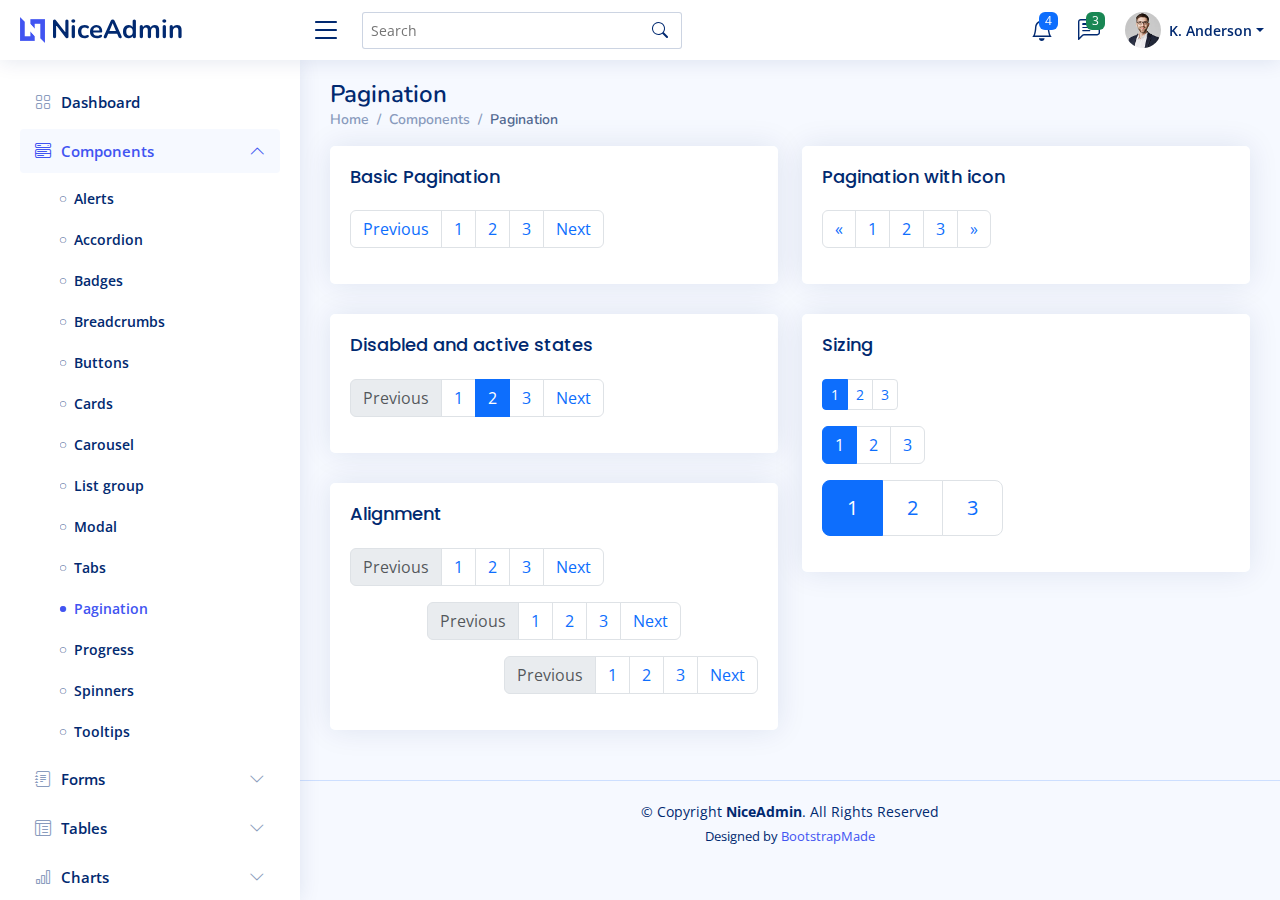
<file: components-pagination.html>
<!DOCTYPE html>
<html lang="en">

<head>
  <meta charset="utf-8">
  <meta content="width=device-width, initial-scale=1.0" name="viewport">

  <title>Components / Pagination - NiceAdmin Bootstrap Template</title>
  <meta content="" name="description">
  <meta content="" name="keywords">

  <!-- Favicons -->
  <link href="assets/img/favicon.png" rel="icon">
  <link href="assets/img/apple-touch-icon.png" rel="apple-touch-icon">

  <!-- Google Fonts -->
  <link href="https://fonts.gstatic.com" rel="preconnect">
  <link href="https://fonts.googleapis.com/css?family=Open+Sans:300,300i,400,400i,600,600i,700,700i|Nunito:300,300i,400,400i,600,600i,700,700i|Poppins:300,300i,400,400i,500,500i,600,600i,700,700i" rel="stylesheet">

  <!-- Vendor CSS Files -->
  <link href="assets/vendor/bootstrap/css/bootstrap.min.css" rel="stylesheet">
  <link href="assets/vendor/bootstrap-icons/bootstrap-icons.css" rel="stylesheet">
  <link href="assets/vendor/boxicons/css/boxicons.min.css" rel="stylesheet">
  <link href="assets/vendor/quill/quill.snow.css" rel="stylesheet">
  <link href="assets/vendor/quill/quill.bubble.css" rel="stylesheet">
  <link href="assets/vendor/remixicon/remixicon.css" rel="stylesheet">
  <link href="assets/vendor/simple-datatables/style.css" rel="stylesheet">

  <!-- Template Main CSS File -->
  <link href="assets/css/style.css" rel="stylesheet">

  <!-- =======================================================
  * Template Name: NiceAdmin
  * Template URL: https://bootstrapmade.com/nice-admin-bootstrap-admin-html-template/
  * Updated: Apr 20 2024 with Bootstrap v5.3.3
  * Author: BootstrapMade.com
  * License: https://bootstrapmade.com/license/
  ======================================================== -->
</head>

<body>

  <!-- ======= Header ======= -->
  <header id="header" class="header fixed-top d-flex align-items-center">

    <div class="d-flex align-items-center justify-content-between">
      <a href="index.html" class="logo d-flex align-items-center">
        <img src="assets/img/logo.png" alt="">
        <span class="d-none d-lg-block">NiceAdmin</span>
      </a>
      <i class="bi bi-list toggle-sidebar-btn"></i>
    </div><!-- End Logo -->

    <div class="search-bar">
      <form class="search-form d-flex align-items-center" method="POST" action="#">
        <input type="text" name="query" placeholder="Search" title="Enter search keyword">
        <button type="submit" title="Search"><i class="bi bi-search"></i></button>
      </form>
    </div><!-- End Search Bar -->

    <nav class="header-nav ms-auto">
      <ul class="d-flex align-items-center">

        <li class="nav-item d-block d-lg-none">
          <a class="nav-link nav-icon search-bar-toggle " href="#">
            <i class="bi bi-search"></i>
          </a>
        </li><!-- End Search Icon-->

        <li class="nav-item dropdown">

          <a class="nav-link nav-icon" href="#" data-bs-toggle="dropdown">
            <i class="bi bi-bell"></i>
            <span class="badge bg-primary badge-number">4</span>
          </a><!-- End Notification Icon -->

          <ul class="dropdown-menu dropdown-menu-end dropdown-menu-arrow notifications">
            <li class="dropdown-header">
              You have 4 new notifications
              <a href="#"><span class="badge rounded-pill bg-primary p-2 ms-2">View all</span></a>
            </li>
            <li>
              <hr class="dropdown-divider">
            </li>

            <li class="notification-item">
              <i class="bi bi-exclamation-circle text-warning"></i>
              <div>
                <h4>Lorem Ipsum</h4>
                <p>Quae dolorem earum veritatis oditseno</p>
                <p>30 min. ago</p>
              </div>
            </li>

            <li>
              <hr class="dropdown-divider">
            </li>

            <li class="notification-item">
              <i class="bi bi-x-circle text-danger"></i>
              <div>
                <h4>Atque rerum nesciunt</h4>
                <p>Quae dolorem earum veritatis oditseno</p>
                <p>1 hr. ago</p>
              </div>
            </li>

            <li>
              <hr class="dropdown-divider">
            </li>

            <li class="notification-item">
              <i class="bi bi-check-circle text-success"></i>
              <div>
                <h4>Sit rerum fuga</h4>
                <p>Quae dolorem earum veritatis oditseno</p>
                <p>2 hrs. ago</p>
              </div>
            </li>

            <li>
              <hr class="dropdown-divider">
            </li>

            <li class="notification-item">
              <i class="bi bi-info-circle text-primary"></i>
              <div>
                <h4>Dicta reprehenderit</h4>
                <p>Quae dolorem earum veritatis oditseno</p>
                <p>4 hrs. ago</p>
              </div>
            </li>

            <li>
              <hr class="dropdown-divider">
            </li>
            <li class="dropdown-footer">
              <a href="#">Show all notifications</a>
            </li>

          </ul><!-- End Notification Dropdown Items -->

        </li><!-- End Notification Nav -->

        <li class="nav-item dropdown">

          <a class="nav-link nav-icon" href="#" data-bs-toggle="dropdown">
            <i class="bi bi-chat-left-text"></i>
            <span class="badge bg-success badge-number">3</span>
          </a><!-- End Messages Icon -->

          <ul class="dropdown-menu dropdown-menu-end dropdown-menu-arrow messages">
            <li class="dropdown-header">
              You have 3 new messages
              <a href="#"><span class="badge rounded-pill bg-primary p-2 ms-2">View all</span></a>
            </li>
            <li>
              <hr class="dropdown-divider">
            </li>

            <li class="message-item">
              <a href="#">
                <img src="assets/img/messages-1.jpg" alt="" class="rounded-circle">
                <div>
                  <h4>Maria Hudson</h4>
                  <p>Velit asperiores et ducimus soluta repudiandae labore officia est ut...</p>
                  <p>4 hrs. ago</p>
                </div>
              </a>
            </li>
            <li>
              <hr class="dropdown-divider">
            </li>

            <li class="message-item">
              <a href="#">
                <img src="assets/img/messages-2.jpg" alt="" class="rounded-circle">
                <div>
                  <h4>Anna Nelson</h4>
                  <p>Velit asperiores et ducimus soluta repudiandae labore officia est ut...</p>
                  <p>6 hrs. ago</p>
                </div>
              </a>
            </li>
            <li>
              <hr class="dropdown-divider">
            </li>

            <li class="message-item">
              <a href="#">
                <img src="assets/img/messages-3.jpg" alt="" class="rounded-circle">
                <div>
                  <h4>David Muldon</h4>
                  <p>Velit asperiores et ducimus soluta repudiandae labore officia est ut...</p>
                  <p>8 hrs. ago</p>
                </div>
              </a>
            </li>
            <li>
              <hr class="dropdown-divider">
            </li>

            <li class="dropdown-footer">
              <a href="#">Show all messages</a>
            </li>

          </ul><!-- End Messages Dropdown Items -->

        </li><!-- End Messages Nav -->

        <li class="nav-item dropdown pe-3">

          <a class="nav-link nav-profile d-flex align-items-center pe-0" href="#" data-bs-toggle="dropdown">
            <img src="assets/img/profile-img.jpg" alt="Profile" class="rounded-circle">
            <span class="d-none d-md-block dropdown-toggle ps-2">K. Anderson</span>
          </a><!-- End Profile Iamge Icon -->

          <ul class="dropdown-menu dropdown-menu-end dropdown-menu-arrow profile">
            <li class="dropdown-header">
              <h6>Kevin Anderson</h6>
              <span>Web Designer</span>
            </li>
            <li>
              <hr class="dropdown-divider">
            </li>

            <li>
              <a class="dropdown-item d-flex align-items-center" href="users-profile.html">
                <i class="bi bi-person"></i>
                <span>My Profile</span>
              </a>
            </li>
            <li>
              <hr class="dropdown-divider">
            </li>

            <li>
              <a class="dropdown-item d-flex align-items-center" href="users-profile.html">
                <i class="bi bi-gear"></i>
                <span>Account Settings</span>
              </a>
            </li>
            <li>
              <hr class="dropdown-divider">
            </li>

            <li>
              <a class="dropdown-item d-flex align-items-center" href="pages-faq.html">
                <i class="bi bi-question-circle"></i>
                <span>Need Help?</span>
              </a>
            </li>
            <li>
              <hr class="dropdown-divider">
            </li>

            <li>
              <a class="dropdown-item d-flex align-items-center" href="#">
                <i class="bi bi-box-arrow-right"></i>
                <span>Sign Out</span>
              </a>
            </li>

          </ul><!-- End Profile Dropdown Items -->
        </li><!-- End Profile Nav -->

      </ul>
    </nav><!-- End Icons Navigation -->

  </header><!-- End Header -->

  <!-- ======= Sidebar ======= -->
  <aside id="sidebar" class="sidebar">

    <ul class="sidebar-nav" id="sidebar-nav">

      <li class="nav-item">
        <a class="nav-link collapsed" href="index.html">
          <i class="bi bi-grid"></i>
          <span>Dashboard</span>
        </a>
      </li><!-- End Dashboard Nav -->

      <li class="nav-item">
        <a class="nav-link " data-bs-target="#components-nav" data-bs-toggle="collapse" href="#">
          <i class="bi bi-menu-button-wide"></i><span>Components</span><i class="bi bi-chevron-down ms-auto"></i>
        </a>
        <ul id="components-nav" class="nav-content collapse show" data-bs-parent="#sidebar-nav">
          <li>
            <a href="components-alerts.html">
              <i class="bi bi-circle"></i><span>Alerts</span>
            </a>
          </li>
          <li>
            <a href="components-accordion.html">
              <i class="bi bi-circle"></i><span>Accordion</span>
            </a>
          </li>
          <li>
            <a href="components-badges.html">
              <i class="bi bi-circle"></i><span>Badges</span>
            </a>
          </li>
          <li>
            <a href="components-breadcrumbs.html">
              <i class="bi bi-circle"></i><span>Breadcrumbs</span>
            </a>
          </li>
          <li>
            <a href="components-buttons.html">
              <i class="bi bi-circle"></i><span>Buttons</span>
            </a>
          </li>
          <li>
            <a href="components-cards.html">
              <i class="bi bi-circle"></i><span>Cards</span>
            </a>
          </li>
          <li>
            <a href="components-carousel.html">
              <i class="bi bi-circle"></i><span>Carousel</span>
            </a>
          </li>
          <li>
            <a href="components-list-group.html">
              <i class="bi bi-circle"></i><span>List group</span>
            </a>
          </li>
          <li>
            <a href="components-modal.html">
              <i class="bi bi-circle"></i><span>Modal</span>
            </a>
          </li>
          <li>
            <a href="components-tabs.html">
              <i class="bi bi-circle"></i><span>Tabs</span>
            </a>
          </li>
          <li>
            <a href="components-pagination.html" class="active">
              <i class="bi bi-circle"></i><span>Pagination</span>
            </a>
          </li>
          <li>
            <a href="components-progress.html">
              <i class="bi bi-circle"></i><span>Progress</span>
            </a>
          </li>
          <li>
            <a href="components-spinners.html">
              <i class="bi bi-circle"></i><span>Spinners</span>
            </a>
          </li>
          <li>
            <a href="components-tooltips.html">
              <i class="bi bi-circle"></i><span>Tooltips</span>
            </a>
          </li>
        </ul>
      </li><!-- End Components Nav -->

      <li class="nav-item">
        <a class="nav-link collapsed" data-bs-target="#forms-nav" data-bs-toggle="collapse" href="#">
          <i class="bi bi-journal-text"></i><span>Forms</span><i class="bi bi-chevron-down ms-auto"></i>
        </a>
        <ul id="forms-nav" class="nav-content collapse " data-bs-parent="#sidebar-nav">
          <li>
            <a href="forms-elements.html">
              <i class="bi bi-circle"></i><span>Form Elements</span>
            </a>
          </li>
          <li>
            <a href="forms-layouts.html">
              <i class="bi bi-circle"></i><span>Form Layouts</span>
            </a>
          </li>
          <li>
            <a href="forms-editors.html">
              <i class="bi bi-circle"></i><span>Form Editors</span>
            </a>
          </li>
          <li>
            <a href="forms-validation.html">
              <i class="bi bi-circle"></i><span>Form Validation</span>
            </a>
          </li>
        </ul>
      </li><!-- End Forms Nav -->

      <li class="nav-item">
        <a class="nav-link collapsed" data-bs-target="#tables-nav" data-bs-toggle="collapse" href="#">
          <i class="bi bi-layout-text-window-reverse"></i><span>Tables</span><i class="bi bi-chevron-down ms-auto"></i>
        </a>
        <ul id="tables-nav" class="nav-content collapse " data-bs-parent="#sidebar-nav">
          <li>
            <a href="tables-general.html">
              <i class="bi bi-circle"></i><span>General Tables</span>
            </a>
          </li>
          <li>
            <a href="tables-data.html">
              <i class="bi bi-circle"></i><span>Data Tables</span>
            </a>
          </li>
        </ul>
      </li><!-- End Tables Nav -->

      <li class="nav-item">
        <a class="nav-link collapsed" data-bs-target="#charts-nav" data-bs-toggle="collapse" href="#">
          <i class="bi bi-bar-chart"></i><span>Charts</span><i class="bi bi-chevron-down ms-auto"></i>
        </a>
        <ul id="charts-nav" class="nav-content collapse " data-bs-parent="#sidebar-nav">
          <li>
            <a href="charts-chartjs.html">
              <i class="bi bi-circle"></i><span>Chart.js</span>
            </a>
          </li>
          <li>
            <a href="charts-apexcharts.html">
              <i class="bi bi-circle"></i><span>ApexCharts</span>
            </a>
          </li>
          <li>
            <a href="charts-echarts.html">
              <i class="bi bi-circle"></i><span>ECharts</span>
            </a>
          </li>
        </ul>
      </li><!-- End Charts Nav -->

      <li class="nav-item">
        <a class="nav-link collapsed" data-bs-target="#icons-nav" data-bs-toggle="collapse" href="#">
          <i class="bi bi-gem"></i><span>Icons</span><i class="bi bi-chevron-down ms-auto"></i>
        </a>
        <ul id="icons-nav" class="nav-content collapse " data-bs-parent="#sidebar-nav">
          <li>
            <a href="icons-bootstrap.html">
              <i class="bi bi-circle"></i><span>Bootstrap Icons</span>
            </a>
          </li>
          <li>
            <a href="icons-remix.html">
              <i class="bi bi-circle"></i><span>Remix Icons</span>
            </a>
          </li>
          <li>
            <a href="icons-boxicons.html">
              <i class="bi bi-circle"></i><span>Boxicons</span>
            </a>
          </li>
        </ul>
      </li><!-- End Icons Nav -->

      <li class="nav-heading">Pages</li>

      <li class="nav-item">
        <a class="nav-link collapsed" href="users-profile.html">
          <i class="bi bi-person"></i>
          <span>Profile</span>
        </a>
      </li><!-- End Profile Page Nav -->

      <li class="nav-item">
        <a class="nav-link collapsed" href="pages-faq.html">
          <i class="bi bi-question-circle"></i>
          <span>F.A.Q</span>
        </a>
      </li><!-- End F.A.Q Page Nav -->

      <li class="nav-item">
        <a class="nav-link collapsed" href="pages-contact.html">
          <i class="bi bi-envelope"></i>
          <span>Contact</span>
        </a>
      </li><!-- End Contact Page Nav -->

      <li class="nav-item">
        <a class="nav-link collapsed" href="pages-register.html">
          <i class="bi bi-card-list"></i>
          <span>Register</span>
        </a>
      </li><!-- End Register Page Nav -->

      <li class="nav-item">
        <a class="nav-link collapsed" href="pages-login.html">
          <i class="bi bi-box-arrow-in-right"></i>
          <span>Login</span>
        </a>
      </li><!-- End Login Page Nav -->

      <li class="nav-item">
        <a class="nav-link collapsed" href="pages-error-404.html">
          <i class="bi bi-dash-circle"></i>
          <span>Error 404</span>
        </a>
      </li><!-- End Error 404 Page Nav -->

      <li class="nav-item">
        <a class="nav-link collapsed" href="pages-blank.html">
          <i class="bi bi-file-earmark"></i>
          <span>Blank</span>
        </a>
      </li><!-- End Blank Page Nav -->

    </ul>

  </aside><!-- End Sidebar-->

  <main id="main" class="main">

    <div class="pagetitle">
      <h1>Pagination</h1>
      <nav>
        <ol class="breadcrumb">
          <li class="breadcrumb-item"><a href="index.html">Home</a></li>
          <li class="breadcrumb-item">Components</li>
          <li class="breadcrumb-item active">Pagination</li>
        </ol>
      </nav>
    </div><!-- End Page Title -->

    <section class="section">
      <div class="row">
        <div class="col-lg-6">

          <div class="card">
            <div class="card-body">
              <h5 class="card-title">Basic Pagination</h5>

              <!-- Basic Pagination -->
              <nav aria-label="Page navigation example">
                <ul class="pagination">
                  <li class="page-item"><a class="page-link" href="#">Previous</a></li>
                  <li class="page-item"><a class="page-link" href="#">1</a></li>
                  <li class="page-item"><a class="page-link" href="#">2</a></li>
                  <li class="page-item"><a class="page-link" href="#">3</a></li>
                  <li class="page-item"><a class="page-link" href="#">Next</a></li>
                </ul>
              </nav><!-- End Basic Pagination -->

            </div>
          </div>

          <div class="card">
            <div class="card-body">
              <h5 class="card-title">Disabled and active states</h5>

              <!-- Disabled and active states -->
              <nav aria-label="...">
                <ul class="pagination">
                  <li class="page-item disabled">
                    <a class="page-link" href="#" tabindex="-1" aria-disabled="true">Previous</a>
                  </li>
                  <li class="page-item"><a class="page-link" href="#">1</a></li>
                  <li class="page-item active" aria-current="page">
                    <a class="page-link" href="#">2</a>
                  </li>
                  <li class="page-item"><a class="page-link" href="#">3</a></li>
                  <li class="page-item">
                    <a class="page-link" href="#">Next</a>
                  </li>
                </ul>
              </nav><!-- End Disabled and active states -->

            </div>
          </div>

          <div class="card">
            <div class="card-body">
              <h5 class="card-title">Alignment</h5>

              <!-- Left/Start Pagination -->
              <nav aria-label="Page navigation example">
                <ul class="pagination">
                  <li class="page-item disabled">
                    <a class="page-link" href="#" tabindex="-1" aria-disabled="true">Previous</a>
                  </li>
                  <li class="page-item"><a class="page-link" href="#">1</a></li>
                  <li class="page-item"><a class="page-link" href="#">2</a></li>
                  <li class="page-item"><a class="page-link" href="#">3</a></li>
                  <li class="page-item">
                    <a class="page-link" href="#">Next</a>
                  </li>
                </ul>
              </nav><!-- End Left/Start Pagination -->

              <!-- Centered Pagination -->
              <nav aria-label="Page navigation example">
                <ul class="pagination justify-content-center">
                  <li class="page-item disabled">
                    <a class="page-link" href="#" tabindex="-1" aria-disabled="true">Previous</a>
                  </li>
                  <li class="page-item"><a class="page-link" href="#">1</a></li>
                  <li class="page-item"><a class="page-link" href="#">2</a></li>
                  <li class="page-item"><a class="page-link" href="#">3</a></li>
                  <li class="page-item">
                    <a class="page-link" href="#">Next</a>
                  </li>
                </ul>
              </nav><!-- End Centered Pagination -->

              <!-- Right/End Aligned Pagination -->
              <nav aria-label="Page navigation example">
                <ul class="pagination justify-content-end">
                  <li class="page-item disabled">
                    <a class="page-link" href="#" tabindex="-1" aria-disabled="true">Previous</a>
                  </li>
                  <li class="page-item"><a class="page-link" href="#">1</a></li>
                  <li class="page-item"><a class="page-link" href="#">2</a></li>
                  <li class="page-item"><a class="page-link" href="#">3</a></li>
                  <li class="page-item">
                    <a class="page-link" href="#">Next</a>
                  </li>
                </ul>
              </nav><!-- End Right/End Aligned Pagination -->

            </div>
          </div>

        </div>

        <div class="col-lg-6">

          <div class="card">
            <div class="card-body">
              <h5 class="card-title">Pagination with icon</h5>

              <!-- Pagination with icons -->
              <nav aria-label="Page navigation example">
                <ul class="pagination">
                  <li class="page-item">
                    <a class="page-link" href="#" aria-label="Previous">
                      <span aria-hidden="true">&laquo;</span>
                    </a>
                  </li>
                  <li class="page-item"><a class="page-link" href="#">1</a></li>
                  <li class="page-item"><a class="page-link" href="#">2</a></li>
                  <li class="page-item"><a class="page-link" href="#">3</a></li>
                  <li class="page-item">
                    <a class="page-link" href="#" aria-label="Next">
                      <span aria-hidden="true">&raquo;</span>
                    </a>
                  </li>
                </ul>
              </nav><!-- End Pagination with icons -->

            </div>
          </div>

          <div class="card">
            <div class="card-body">
              <h5 class="card-title">Sizing</h5>

              <!-- Small Sizing -->
              <nav aria-label="...">
                <ul class="pagination pagination-sm">
                  <li class="page-item active" aria-current="page">
                    <span class="page-link">1</span>
                  </li>
                  <li class="page-item"><a class="page-link" href="#">2</a></li>
                  <li class="page-item"><a class="page-link" href="#">3</a></li>
                </ul>
              </nav><!-- End Small Sizing -->

              <!-- Normal Sizing -->
              <nav aria-label="...">
                <ul class="pagination">
                  <li class="page-item active" aria-current="page">
                    <span class="page-link">1</span>
                  </li>
                  <li class="page-item"><a class="page-link" href="#">2</a></li>
                  <li class="page-item"><a class="page-link" href="#">3</a></li>
                </ul>
              </nav><!-- End Normal Sizing -->

              <!-- Large Sizing -->
              <nav aria-label="...">
                <ul class="pagination pagination-lg">
                  <li class="page-item active" aria-current="page">
                    <span class="page-link">1</span>
                  </li>
                  <li class="page-item"><a class="page-link" href="#">2</a></li>
                  <li class="page-item"><a class="page-link" href="#">3</a></li>
                </ul>
              </nav><!-- End Large Sizing -->

            </div>
          </div>

        </div>
      </div>
    </section>

  </main><!-- End #main -->

  <!-- ======= Footer ======= -->
  <footer id="footer" class="footer">
    <div class="copyright">
      &copy; Copyright <strong><span>NiceAdmin</span></strong>. All Rights Reserved
    </div>
    <div class="credits">
      <!-- All the links in the footer should remain intact. -->
      <!-- You can delete the links only if you purchased the pro version. -->
      <!-- Licensing information: https://bootstrapmade.com/license/ -->
      <!-- Purchase the pro version with working PHP/AJAX contact form: https://bootstrapmade.com/nice-admin-bootstrap-admin-html-template/ -->
      Designed by <a href="https://bootstrapmade.com/">BootstrapMade</a>
    </div>
  </footer><!-- End Footer -->

  <a href="#" class="back-to-top d-flex align-items-center justify-content-center"><i class="bi bi-arrow-up-short"></i></a>

  <!-- Vendor JS Files -->
  <script src="assets/vendor/apexcharts/apexcharts.min.js"></script>
  <script src="assets/vendor/bootstrap/js/bootstrap.bundle.min.js"></script>
  <script src="assets/vendor/chart.js/chart.umd.js"></script>
  <script src="assets/vendor/echarts/echarts.min.js"></script>
  <script src="assets/vendor/quill/quill.js"></script>
  <script src="assets/vendor/simple-datatables/simple-datatables.js"></script>
  <script src="assets/vendor/tinymce/tinymce.min.js"></script>
  <script src="assets/vendor/php-email-form/validate.js"></script>

  <!-- Template Main JS File -->
  <script src="assets/js/main.js"></script>

</body>

</html>
</file>
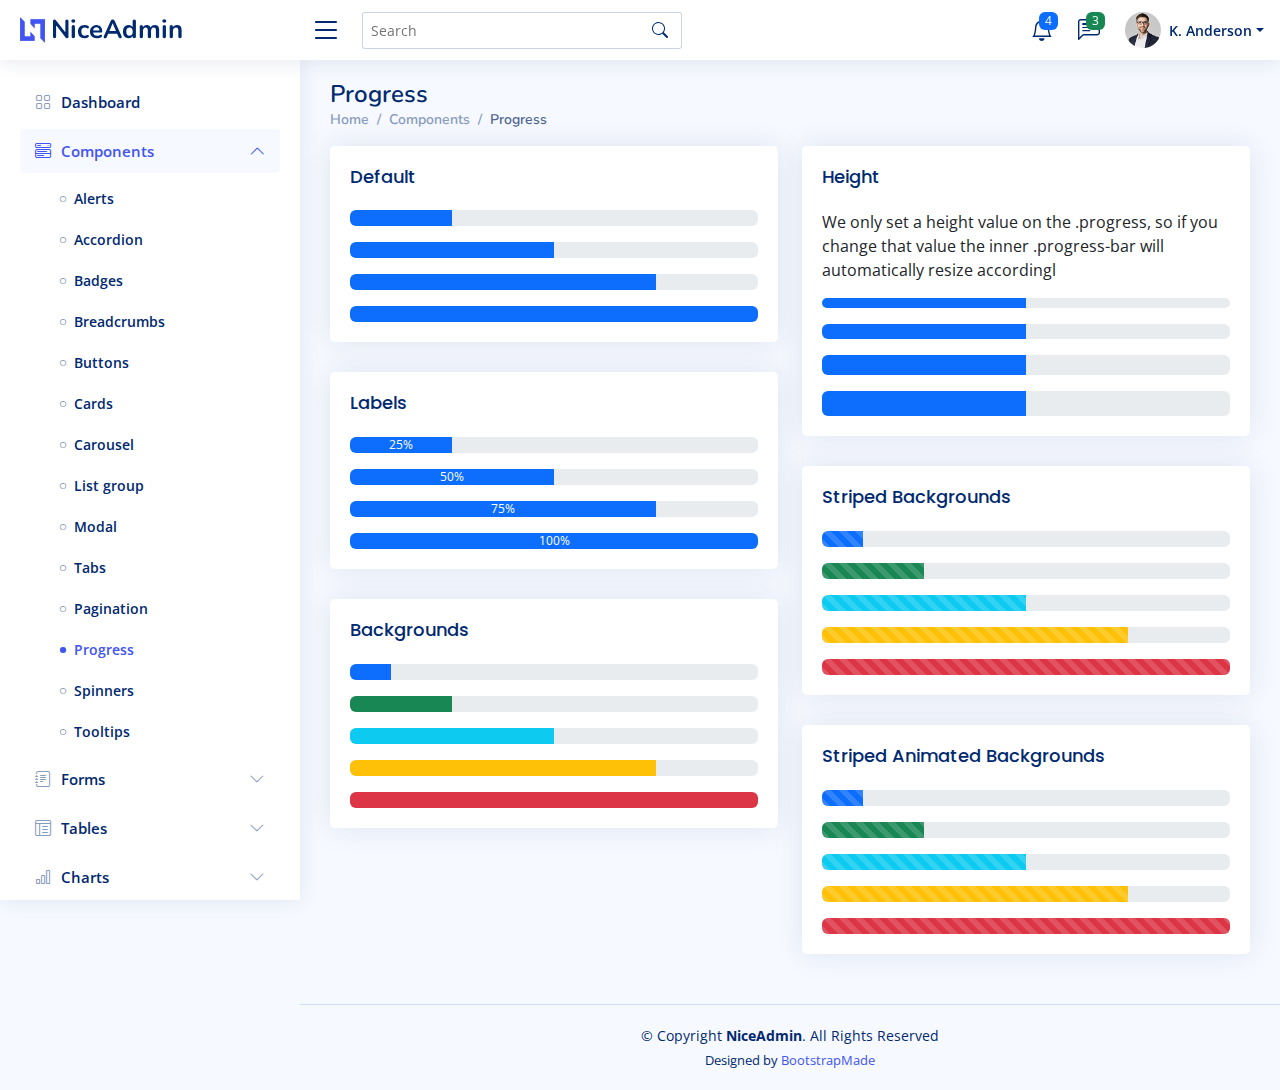
<file: components-progress.html>
<!DOCTYPE html>
<html lang="en">

<head>
  <meta charset="utf-8">
  <meta content="width=device-width, initial-scale=1.0" name="viewport">

  <title>Components / Progress - NiceAdmin Bootstrap Template</title>
  <meta content="" name="description">
  <meta content="" name="keywords">

  <!-- Favicons -->
  <link href="assets/img/favicon.png" rel="icon">
  <link href="assets/img/apple-touch-icon.png" rel="apple-touch-icon">

  <!-- Google Fonts -->
  <link href="https://fonts.gstatic.com" rel="preconnect">
  <link href="https://fonts.googleapis.com/css?family=Open+Sans:300,300i,400,400i,600,600i,700,700i|Nunito:300,300i,400,400i,600,600i,700,700i|Poppins:300,300i,400,400i,500,500i,600,600i,700,700i" rel="stylesheet">

  <!-- Vendor CSS Files -->
  <link href="assets/vendor/bootstrap/css/bootstrap.min.css" rel="stylesheet">
  <link href="assets/vendor/bootstrap-icons/bootstrap-icons.css" rel="stylesheet">
  <link href="assets/vendor/boxicons/css/boxicons.min.css" rel="stylesheet">
  <link href="assets/vendor/quill/quill.snow.css" rel="stylesheet">
  <link href="assets/vendor/quill/quill.bubble.css" rel="stylesheet">
  <link href="assets/vendor/remixicon/remixicon.css" rel="stylesheet">
  <link href="assets/vendor/simple-datatables/style.css" rel="stylesheet">

  <!-- Template Main CSS File -->
  <link href="assets/css/style.css" rel="stylesheet">

  <!-- =======================================================
  * Template Name: NiceAdmin
  * Template URL: https://bootstrapmade.com/nice-admin-bootstrap-admin-html-template/
  * Updated: Apr 20 2024 with Bootstrap v5.3.3
  * Author: BootstrapMade.com
  * License: https://bootstrapmade.com/license/
  ======================================================== -->
</head>

<body>

  <!-- ======= Header ======= -->
  <header id="header" class="header fixed-top d-flex align-items-center">

    <div class="d-flex align-items-center justify-content-between">
      <a href="index.html" class="logo d-flex align-items-center">
        <img src="assets/img/logo.png" alt="">
        <span class="d-none d-lg-block">NiceAdmin</span>
      </a>
      <i class="bi bi-list toggle-sidebar-btn"></i>
    </div><!-- End Logo -->

    <div class="search-bar">
      <form class="search-form d-flex align-items-center" method="POST" action="#">
        <input type="text" name="query" placeholder="Search" title="Enter search keyword">
        <button type="submit" title="Search"><i class="bi bi-search"></i></button>
      </form>
    </div><!-- End Search Bar -->

    <nav class="header-nav ms-auto">
      <ul class="d-flex align-items-center">

        <li class="nav-item d-block d-lg-none">
          <a class="nav-link nav-icon search-bar-toggle " href="#">
            <i class="bi bi-search"></i>
          </a>
        </li><!-- End Search Icon-->

        <li class="nav-item dropdown">

          <a class="nav-link nav-icon" href="#" data-bs-toggle="dropdown">
            <i class="bi bi-bell"></i>
            <span class="badge bg-primary badge-number">4</span>
          </a><!-- End Notification Icon -->

          <ul class="dropdown-menu dropdown-menu-end dropdown-menu-arrow notifications">
            <li class="dropdown-header">
              You have 4 new notifications
              <a href="#"><span class="badge rounded-pill bg-primary p-2 ms-2">View all</span></a>
            </li>
            <li>
              <hr class="dropdown-divider">
            </li>

            <li class="notification-item">
              <i class="bi bi-exclamation-circle text-warning"></i>
              <div>
                <h4>Lorem Ipsum</h4>
                <p>Quae dolorem earum veritatis oditseno</p>
                <p>30 min. ago</p>
              </div>
            </li>

            <li>
              <hr class="dropdown-divider">
            </li>

            <li class="notification-item">
              <i class="bi bi-x-circle text-danger"></i>
              <div>
                <h4>Atque rerum nesciunt</h4>
                <p>Quae dolorem earum veritatis oditseno</p>
                <p>1 hr. ago</p>
              </div>
            </li>

            <li>
              <hr class="dropdown-divider">
            </li>

            <li class="notification-item">
              <i class="bi bi-check-circle text-success"></i>
              <div>
                <h4>Sit rerum fuga</h4>
                <p>Quae dolorem earum veritatis oditseno</p>
                <p>2 hrs. ago</p>
              </div>
            </li>

            <li>
              <hr class="dropdown-divider">
            </li>

            <li class="notification-item">
              <i class="bi bi-info-circle text-primary"></i>
              <div>
                <h4>Dicta reprehenderit</h4>
                <p>Quae dolorem earum veritatis oditseno</p>
                <p>4 hrs. ago</p>
              </div>
            </li>

            <li>
              <hr class="dropdown-divider">
            </li>
            <li class="dropdown-footer">
              <a href="#">Show all notifications</a>
            </li>

          </ul><!-- End Notification Dropdown Items -->

        </li><!-- End Notification Nav -->

        <li class="nav-item dropdown">

          <a class="nav-link nav-icon" href="#" data-bs-toggle="dropdown">
            <i class="bi bi-chat-left-text"></i>
            <span class="badge bg-success badge-number">3</span>
          </a><!-- End Messages Icon -->

          <ul class="dropdown-menu dropdown-menu-end dropdown-menu-arrow messages">
            <li class="dropdown-header">
              You have 3 new messages
              <a href="#"><span class="badge rounded-pill bg-primary p-2 ms-2">View all</span></a>
            </li>
            <li>
              <hr class="dropdown-divider">
            </li>

            <li class="message-item">
              <a href="#">
                <img src="assets/img/messages-1.jpg" alt="" class="rounded-circle">
                <div>
                  <h4>Maria Hudson</h4>
                  <p>Velit asperiores et ducimus soluta repudiandae labore officia est ut...</p>
                  <p>4 hrs. ago</p>
                </div>
              </a>
            </li>
            <li>
              <hr class="dropdown-divider">
            </li>

            <li class="message-item">
              <a href="#">
                <img src="assets/img/messages-2.jpg" alt="" class="rounded-circle">
                <div>
                  <h4>Anna Nelson</h4>
                  <p>Velit asperiores et ducimus soluta repudiandae labore officia est ut...</p>
                  <p>6 hrs. ago</p>
                </div>
              </a>
            </li>
            <li>
              <hr class="dropdown-divider">
            </li>

            <li class="message-item">
              <a href="#">
                <img src="assets/img/messages-3.jpg" alt="" class="rounded-circle">
                <div>
                  <h4>David Muldon</h4>
                  <p>Velit asperiores et ducimus soluta repudiandae labore officia est ut...</p>
                  <p>8 hrs. ago</p>
                </div>
              </a>
            </li>
            <li>
              <hr class="dropdown-divider">
            </li>

            <li class="dropdown-footer">
              <a href="#">Show all messages</a>
            </li>

          </ul><!-- End Messages Dropdown Items -->

        </li><!-- End Messages Nav -->

        <li class="nav-item dropdown pe-3">

          <a class="nav-link nav-profile d-flex align-items-center pe-0" href="#" data-bs-toggle="dropdown">
            <img src="assets/img/profile-img.jpg" alt="Profile" class="rounded-circle">
            <span class="d-none d-md-block dropdown-toggle ps-2">K. Anderson</span>
          </a><!-- End Profile Iamge Icon -->

          <ul class="dropdown-menu dropdown-menu-end dropdown-menu-arrow profile">
            <li class="dropdown-header">
              <h6>Kevin Anderson</h6>
              <span>Web Designer</span>
            </li>
            <li>
              <hr class="dropdown-divider">
            </li>

            <li>
              <a class="dropdown-item d-flex align-items-center" href="users-profile.html">
                <i class="bi bi-person"></i>
                <span>My Profile</span>
              </a>
            </li>
            <li>
              <hr class="dropdown-divider">
            </li>

            <li>
              <a class="dropdown-item d-flex align-items-center" href="users-profile.html">
                <i class="bi bi-gear"></i>
                <span>Account Settings</span>
              </a>
            </li>
            <li>
              <hr class="dropdown-divider">
            </li>

            <li>
              <a class="dropdown-item d-flex align-items-center" href="pages-faq.html">
                <i class="bi bi-question-circle"></i>
                <span>Need Help?</span>
              </a>
            </li>
            <li>
              <hr class="dropdown-divider">
            </li>

            <li>
              <a class="dropdown-item d-flex align-items-center" href="#">
                <i class="bi bi-box-arrow-right"></i>
                <span>Sign Out</span>
              </a>
            </li>

          </ul><!-- End Profile Dropdown Items -->
        </li><!-- End Profile Nav -->

      </ul>
    </nav><!-- End Icons Navigation -->

  </header><!-- End Header -->

  <!-- ======= Sidebar ======= -->
  <aside id="sidebar" class="sidebar">

    <ul class="sidebar-nav" id="sidebar-nav">

      <li class="nav-item">
        <a class="nav-link collapsed" href="index.html">
          <i class="bi bi-grid"></i>
          <span>Dashboard</span>
        </a>
      </li><!-- End Dashboard Nav -->

      <li class="nav-item">
        <a class="nav-link " data-bs-target="#components-nav" data-bs-toggle="collapse" href="#">
          <i class="bi bi-menu-button-wide"></i><span>Components</span><i class="bi bi-chevron-down ms-auto"></i>
        </a>
        <ul id="components-nav" class="nav-content collapse show" data-bs-parent="#sidebar-nav">
          <li>
            <a href="components-alerts.html">
              <i class="bi bi-circle"></i><span>Alerts</span>
            </a>
          </li>
          <li>
            <a href="components-accordion.html">
              <i class="bi bi-circle"></i><span>Accordion</span>
            </a>
          </li>
          <li>
            <a href="components-badges.html">
              <i class="bi bi-circle"></i><span>Badges</span>
            </a>
          </li>
          <li>
            <a href="components-breadcrumbs.html">
              <i class="bi bi-circle"></i><span>Breadcrumbs</span>
            </a>
          </li>
          <li>
            <a href="components-buttons.html">
              <i class="bi bi-circle"></i><span>Buttons</span>
            </a>
          </li>
          <li>
            <a href="components-cards.html">
              <i class="bi bi-circle"></i><span>Cards</span>
            </a>
          </li>
          <li>
            <a href="components-carousel.html">
              <i class="bi bi-circle"></i><span>Carousel</span>
            </a>
          </li>
          <li>
            <a href="components-list-group.html">
              <i class="bi bi-circle"></i><span>List group</span>
            </a>
          </li>
          <li>
            <a href="components-modal.html">
              <i class="bi bi-circle"></i><span>Modal</span>
            </a>
          </li>
          <li>
            <a href="components-tabs.html">
              <i class="bi bi-circle"></i><span>Tabs</span>
            </a>
          </li>
          <li>
            <a href="components-pagination.html">
              <i class="bi bi-circle"></i><span>Pagination</span>
            </a>
          </li>
          <li>
            <a href="components-progress.html" class="active">
              <i class="bi bi-circle"></i><span>Progress</span>
            </a>
          </li>
          <li>
            <a href="components-spinners.html">
              <i class="bi bi-circle"></i><span>Spinners</span>
            </a>
          </li>
          <li>
            <a href="components-tooltips.html">
              <i class="bi bi-circle"></i><span>Tooltips</span>
            </a>
          </li>
        </ul>
      </li><!-- End Components Nav -->

      <li class="nav-item">
        <a class="nav-link collapsed" data-bs-target="#forms-nav" data-bs-toggle="collapse" href="#">
          <i class="bi bi-journal-text"></i><span>Forms</span><i class="bi bi-chevron-down ms-auto"></i>
        </a>
        <ul id="forms-nav" class="nav-content collapse " data-bs-parent="#sidebar-nav">
          <li>
            <a href="forms-elements.html">
              <i class="bi bi-circle"></i><span>Form Elements</span>
            </a>
          </li>
          <li>
            <a href="forms-layouts.html">
              <i class="bi bi-circle"></i><span>Form Layouts</span>
            </a>
          </li>
          <li>
            <a href="forms-editors.html">
              <i class="bi bi-circle"></i><span>Form Editors</span>
            </a>
          </li>
          <li>
            <a href="forms-validation.html">
              <i class="bi bi-circle"></i><span>Form Validation</span>
            </a>
          </li>
        </ul>
      </li><!-- End Forms Nav -->

      <li class="nav-item">
        <a class="nav-link collapsed" data-bs-target="#tables-nav" data-bs-toggle="collapse" href="#">
          <i class="bi bi-layout-text-window-reverse"></i><span>Tables</span><i class="bi bi-chevron-down ms-auto"></i>
        </a>
        <ul id="tables-nav" class="nav-content collapse " data-bs-parent="#sidebar-nav">
          <li>
            <a href="tables-general.html">
              <i class="bi bi-circle"></i><span>General Tables</span>
            </a>
          </li>
          <li>
            <a href="tables-data.html">
              <i class="bi bi-circle"></i><span>Data Tables</span>
            </a>
          </li>
        </ul>
      </li><!-- End Tables Nav -->

      <li class="nav-item">
        <a class="nav-link collapsed" data-bs-target="#charts-nav" data-bs-toggle="collapse" href="#">
          <i class="bi bi-bar-chart"></i><span>Charts</span><i class="bi bi-chevron-down ms-auto"></i>
        </a>
        <ul id="charts-nav" class="nav-content collapse " data-bs-parent="#sidebar-nav">
          <li>
            <a href="charts-chartjs.html">
              <i class="bi bi-circle"></i><span>Chart.js</span>
            </a>
          </li>
          <li>
            <a href="charts-apexcharts.html">
              <i class="bi bi-circle"></i><span>ApexCharts</span>
            </a>
          </li>
          <li>
            <a href="charts-echarts.html">
              <i class="bi bi-circle"></i><span>ECharts</span>
            </a>
          </li>
        </ul>
      </li><!-- End Charts Nav -->

      <li class="nav-item">
        <a class="nav-link collapsed" data-bs-target="#icons-nav" data-bs-toggle="collapse" href="#">
          <i class="bi bi-gem"></i><span>Icons</span><i class="bi bi-chevron-down ms-auto"></i>
        </a>
        <ul id="icons-nav" class="nav-content collapse " data-bs-parent="#sidebar-nav">
          <li>
            <a href="icons-bootstrap.html">
              <i class="bi bi-circle"></i><span>Bootstrap Icons</span>
            </a>
          </li>
          <li>
            <a href="icons-remix.html">
              <i class="bi bi-circle"></i><span>Remix Icons</span>
            </a>
          </li>
          <li>
            <a href="icons-boxicons.html">
              <i class="bi bi-circle"></i><span>Boxicons</span>
            </a>
          </li>
        </ul>
      </li><!-- End Icons Nav -->

      <li class="nav-heading">Pages</li>

      <li class="nav-item">
        <a class="nav-link collapsed" href="users-profile.html">
          <i class="bi bi-person"></i>
          <span>Profile</span>
        </a>
      </li><!-- End Profile Page Nav -->

      <li class="nav-item">
        <a class="nav-link collapsed" href="pages-faq.html">
          <i class="bi bi-question-circle"></i>
          <span>F.A.Q</span>
        </a>
      </li><!-- End F.A.Q Page Nav -->

      <li class="nav-item">
        <a class="nav-link collapsed" href="pages-contact.html">
          <i class="bi bi-envelope"></i>
          <span>Contact</span>
        </a>
      </li><!-- End Contact Page Nav -->

      <li class="nav-item">
        <a class="nav-link collapsed" href="pages-register.html">
          <i class="bi bi-card-list"></i>
          <span>Register</span>
        </a>
      </li><!-- End Register Page Nav -->

      <li class="nav-item">
        <a class="nav-link collapsed" href="pages-login.html">
          <i class="bi bi-box-arrow-in-right"></i>
          <span>Login</span>
        </a>
      </li><!-- End Login Page Nav -->

      <li class="nav-item">
        <a class="nav-link collapsed" href="pages-error-404.html">
          <i class="bi bi-dash-circle"></i>
          <span>Error 404</span>
        </a>
      </li><!-- End Error 404 Page Nav -->

      <li class="nav-item">
        <a class="nav-link collapsed" href="pages-blank.html">
          <i class="bi bi-file-earmark"></i>
          <span>Blank</span>
        </a>
      </li><!-- End Blank Page Nav -->

    </ul>

  </aside><!-- End Sidebar-->

  <main id="main" class="main">

    <div class="pagetitle">
      <h1>Progress</h1>
      <nav>
        <ol class="breadcrumb">
          <li class="breadcrumb-item"><a href="index.html">Home</a></li>
          <li class="breadcrumb-item">Components</li>
          <li class="breadcrumb-item active">Progress</li>
        </ol>
      </nav>
    </div><!-- End Page Title -->

    <section class="section">
      <div class="row">
        <div class="col-lg-6">

          <div class="card">
            <div class="card-body">
              <h5 class="card-title">Default</h5>

              <!-- Default Progress Bars-->
              <div class="progress">
                <div class="progress-bar" role="progressbar" style="width: 25%" aria-valuenow="25" aria-valuemin="0" aria-valuemax="100"></div>
              </div>
              <div class="progress mt-3">
                <div class="progress-bar" role="progressbar" style="width: 50%" aria-valuenow="50" aria-valuemin="0" aria-valuemax="100"></div>
              </div>
              <div class="progress mt-3">
                <div class="progress-bar" role="progressbar" style="width: 75%" aria-valuenow="75" aria-valuemin="0" aria-valuemax="100"></div>
              </div>
              <div class="progress mt-3">
                <div class="progress-bar" role="progressbar" style="width: 100%" aria-valuenow="100" aria-valuemin="0" aria-valuemax="100"></div>
              </div><!-- End Default Progress Bars-->

            </div>
          </div>

          <div class="card">
            <div class="card-body">
              <h5 class="card-title">Labels</h5>

              <!-- Progress Bars with labels-->
              <div class="progress">
                <div class="progress-bar" role="progressbar" style="width: 25%" aria-valuenow="25" aria-valuemin="0" aria-valuemax="100">25%</div>
              </div>
              <div class="progress mt-3">
                <div class="progress-bar" role="progressbar" style="width: 50%" aria-valuenow="50" aria-valuemin="0" aria-valuemax="100">50%</div>
              </div>
              <div class="progress mt-3">
                <div class="progress-bar" role="progressbar" style="width: 75%" aria-valuenow="75" aria-valuemin="0" aria-valuemax="100">75%</div>
              </div>
              <div class="progress mt-3">
                <div class="progress-bar" role="progressbar" style="width: 100%" aria-valuenow="100" aria-valuemin="0" aria-valuemax="100">100%</div>
              </div><!-- End Progress Bars with labels -->

            </div>
          </div>

          <div class="card">
            <div class="card-body">
              <h5 class="card-title">Backgrounds</h5>

              <!-- Progress Bars with Backgrounds-->
              <div class="progress">
                <div class="progress-bar" role="progressbar" style="width: 10%" aria-valuenow="10" aria-valuemin="0" aria-valuemax="100"></div>
              </div>
              <div class="progress mt-3">
                <div class="progress-bar bg-success" role="progressbar" style="width: 25%" aria-valuenow="25" aria-valuemin="0" aria-valuemax="100"></div>
              </div>
              <div class="progress mt-3">
                <div class="progress-bar bg-info" role="progressbar" style="width: 50%" aria-valuenow="50" aria-valuemin="0" aria-valuemax="100"></div>
              </div>
              <div class="progress mt-3">
                <div class="progress-bar bg-warning" role="progressbar" style="width: 75%" aria-valuenow="75" aria-valuemin="0" aria-valuemax="100"></div>
              </div>
              <div class="progress mt-3">
                <div class="progress-bar bg-danger" role="progressbar" style="width: 100%" aria-valuenow="100" aria-valuemin="0" aria-valuemax="100"></div>
              </div><!-- End Progress Bars with Backgrounds -->

            </div>
          </div>

        </div>

        <div class="col-lg-6">

          <div class="card">
            <div class="card-body">
              <h5 class="card-title">Height</h5>
              <p>We only set a height value on the .progress, so if you change that value the inner .progress-bar will automatically resize accordingl</p>

              <!-- Progress Bars with heights-->
              <div class="progress" style="height: 10px;">
                <div class="progress-bar" role="progressbar" style="width: 50%" aria-valuenow="50" aria-valuemin="0" aria-valuemax="100"></div>
              </div>
              <div class="progress mt-3" style="height: 15px;">
                <div class="progress-bar" role="progressbar" style="width: 50%" aria-valuenow="50" aria-valuemin="0" aria-valuemax="100"></div>
              </div>
              <div class="progress mt-3" style="height: 20px;">
                <div class="progress-bar" role="progressbar" style="width: 50%" aria-valuenow="50" aria-valuemin="0" aria-valuemax="100"></div>
              </div>
              <div class="progress mt-3" style="height: 25px;">
                <div class="progress-bar" role="progressbar" style="width: 50%" aria-valuenow="50" aria-valuemin="0" aria-valuemax="100"></div>
              </div><!-- End Progress Bars with heights -->

            </div>
          </div>

          <div class="card">
            <div class="card-body">
              <h5 class="card-title">Striped Backgrounds</h5>

              <!-- Progress Bars with Striped Backgrounds-->
              <div class="progress">
                <div class="progress-bar progress-bar-striped" role="progressbar" style="width: 10%" aria-valuenow="10" aria-valuemin="0" aria-valuemax="100"></div>
              </div>
              <div class="progress mt-3">
                <div class="progress-bar progress-bar-striped bg-success" role="progressbar" style="width: 25%" aria-valuenow="25" aria-valuemin="0" aria-valuemax="100"></div>
              </div>
              <div class="progress mt-3">
                <div class="progress-bar progress-bar-striped bg-info" role="progressbar" style="width: 50%" aria-valuenow="50" aria-valuemin="0" aria-valuemax="100"></div>
              </div>
              <div class="progress mt-3">
                <div class="progress-bar progress-bar-striped bg-warning" role="progressbar" style="width: 75%" aria-valuenow="75" aria-valuemin="0" aria-valuemax="100"></div>
              </div>
              <div class="progress mt-3">
                <div class="progress-bar progress-bar-striped bg-danger" role="progressbar" style="width: 100%" aria-valuenow="100" aria-valuemin="0" aria-valuemax="100"></div>
              </div><!-- End Progress Bars with Striped Backgrounds -->

            </div>
          </div>

          <div class="card">
            <div class="card-body">
              <h5 class="card-title">Striped Animated Backgrounds</h5>

              <!-- Progress Bars with Striped Backgrounds-->
              <div class="progress">
                <div class="progress-bar progress-bar-striped progress-bar-animated" role="progressbar" style="width: 10%" aria-valuenow="10" aria-valuemin="0" aria-valuemax="100"></div>
              </div>
              <div class="progress mt-3">
                <div class="progress-bar progress-bar-striped bg-success progress-bar-animated" role="progressbar" style="width: 25%" aria-valuenow="25" aria-valuemin="0" aria-valuemax="100"></div>
              </div>
              <div class="progress mt-3">
                <div class="progress-bar progress-bar-striped bg-info progress-bar-animated" role="progressbar" style="width: 50%" aria-valuenow="50" aria-valuemin="0" aria-valuemax="100"></div>
              </div>
              <div class="progress mt-3">
                <div class="progress-bar progress-bar-striped bg-warning progress-bar-animated" role="progressbar" style="width: 75%" aria-valuenow="75" aria-valuemin="0" aria-valuemax="100"></div>
              </div>
              <div class="progress mt-3">
                <div class="progress-bar progress-bar-striped bg-danger progress-bar-animated" role="progressbar" style="width: 100%" aria-valuenow="100" aria-valuemin="0" aria-valuemax="100"></div>
              </div><!-- End Progress Bars with Striped Animated Backgrounds -->

            </div>
          </div>

        </div>
      </div>
    </section>

  </main><!-- End #main -->

  <!-- ======= Footer ======= -->
  <footer id="footer" class="footer">
    <div class="copyright">
      &copy; Copyright <strong><span>NiceAdmin</span></strong>. All Rights Reserved
    </div>
    <div class="credits">
      <!-- All the links in the footer should remain intact. -->
      <!-- You can delete the links only if you purchased the pro version. -->
      <!-- Licensing information: https://bootstrapmade.com/license/ -->
      <!-- Purchase the pro version with working PHP/AJAX contact form: https://bootstrapmade.com/nice-admin-bootstrap-admin-html-template/ -->
      Designed by <a href="https://bootstrapmade.com/">BootstrapMade</a>
    </div>
  </footer><!-- End Footer -->

  <a href="#" class="back-to-top d-flex align-items-center justify-content-center"><i class="bi bi-arrow-up-short"></i></a>

  <!-- Vendor JS Files -->
  <script src="assets/vendor/apexcharts/apexcharts.min.js"></script>
  <script src="assets/vendor/bootstrap/js/bootstrap.bundle.min.js"></script>
  <script src="assets/vendor/chart.js/chart.umd.js"></script>
  <script src="assets/vendor/echarts/echarts.min.js"></script>
  <script src="assets/vendor/quill/quill.js"></script>
  <script src="assets/vendor/simple-datatables/simple-datatables.js"></script>
  <script src="assets/vendor/tinymce/tinymce.min.js"></script>
  <script src="assets/vendor/php-email-form/validate.js"></script>

  <!-- Template Main JS File -->
  <script src="assets/js/main.js"></script>

</body>

</html>
</file>
<file: assets/vendor/quill/quill.snow.css>
/*!
 * Quill Editor v2.0.3
 * https://quilljs.com
 * Copyright (c) 2017-2024, Slab
 * Copyright (c) 2014, Jason Chen
 * Copyright (c) 2013, salesforce.com
 */
.ql-container{box-sizing:border-box;font-family:Helvetica,Arial,sans-serif;font-size:13px;height:100%;margin:0;position:relative}.ql-container.ql-disabled .ql-tooltip{visibility:hidden}.ql-container:not(.ql-disabled) li[data-list=checked] > .ql-ui,.ql-container:not(.ql-disabled) li[data-list=unchecked] > .ql-ui{cursor:pointer}.ql-clipboard{left:-100000px;height:1px;overflow-y:hidden;position:absolute;top:50%}.ql-clipboard p{margin:0;padding:0}.ql-editor{box-sizing:border-box;counter-reset:list-0 list-1 list-2 list-3 list-4 list-5 list-6 list-7 list-8 list-9;line-height:1.42;height:100%;outline:none;overflow-y:auto;padding:12px 15px;tab-size:4;-moz-tab-size:4;text-align:left;white-space:pre-wrap;word-wrap:break-word}.ql-editor > *{cursor:text}.ql-editor p,.ql-editor ol,.ql-editor pre,.ql-editor blockquote,.ql-editor h1,.ql-editor h2,.ql-editor h3,.ql-editor h4,.ql-editor h5,.ql-editor h6{margin:0;padding:0}@supports (counter-set:none){.ql-editor p,.ql-editor h1,.ql-editor h2,.ql-editor h3,.ql-editor h4,.ql-editor h5,.ql-editor h6{counter-set:list-0 list-1 list-2 list-3 list-4 list-5 list-6 list-7 list-8 list-9}}@supports not (counter-set:none){.ql-editor p,.ql-editor h1,.ql-editor h2,.ql-editor h3,.ql-editor h4,.ql-editor h5,.ql-editor h6{counter-reset:list-0 list-1 list-2 list-3 list-4 list-5 list-6 list-7 list-8 list-9}}.ql-editor table{border-collapse:collapse}.ql-editor td{border:1px solid #000;padding:2px 5px}.ql-editor ol{padding-left:1.5em}.ql-editor li{list-style-type:none;padding-left:1.5em;position:relative}.ql-editor li > .ql-ui:before{display:inline-block;margin-left:-1.5em;margin-right:.3em;text-align:right;white-space:nowrap;width:1.2em}.ql-editor li[data-list=checked] > .ql-ui,.ql-editor li[data-list=unchecked] > .ql-ui{color:#777}.ql-editor li[data-list=bullet] > .ql-ui:before{content:'\2022'}.ql-editor li[data-list=checked] > .ql-ui:before{content:'\2611'}.ql-editor li[data-list=unchecked] > .ql-ui:before{content:'\2610'}@supports (counter-set:none){.ql-editor li[data-list]{counter-set:list-1 list-2 list-3 list-4 list-5 list-6 list-7 list-8 list-9}}@supports not (counter-set:none){.ql-editor li[data-list]{counter-reset:list-1 list-2 list-3 list-4 list-5 list-6 list-7 list-8 list-9}}.ql-editor li[data-list=ordered]{counter-increment:list-0}.ql-editor li[data-list=ordered] > .ql-ui:before{content:counter(list-0, decimal) '. '}.ql-editor li[data-list=ordered].ql-indent-1{counter-increment:list-1}.ql-editor li[data-list=ordered].ql-indent-1 > .ql-ui:before{content:counter(list-1, lower-alpha) '. '}@supports (counter-set:none){.ql-editor li[data-list].ql-indent-1{counter-set:list-2 list-3 list-4 list-5 list-6 list-7 list-8 list-9}}@supports not (counter-set:none){.ql-editor li[data-list].ql-indent-1{counter-reset:list-2 list-3 list-4 list-5 list-6 list-7 list-8 list-9}}.ql-editor li[data-list=ordered].ql-indent-2{counter-increment:list-2}.ql-editor li[data-list=ordered].ql-indent-2 > .ql-ui:before{content:counter(list-2, lower-roman) '. '}@supports (counter-set:none){.ql-editor li[data-list].ql-indent-2{counter-set:list-3 list-4 list-5 list-6 list-7 list-8 list-9}}@supports not (counter-set:none){.ql-editor li[data-list].ql-indent-2{counter-reset:list-3 list-4 list-5 list-6 list-7 list-8 list-9}}.ql-editor li[data-list=ordered].ql-indent-3{counter-increment:list-3}.ql-editor li[data-list=ordered].ql-indent-3 > .ql-ui:before{content:counter(list-3, decimal) '. '}@supports (counter-set:none){.ql-editor li[data-list].ql-indent-3{counter-set:list-4 list-5 list-6 list-7 list-8 list-9}}@supports not (counter-set:none){.ql-editor li[data-list].ql-indent-3{counter-reset:list-4 list-5 list-6 list-7 list-8 list-9}}.ql-editor li[data-list=ordered].ql-indent-4{counter-increment:list-4}.ql-editor li[data-list=ordered].ql-indent-4 > .ql-ui:before{content:counter(list-4, lower-alpha) '. '}@supports (counter-set:none){.ql-editor li[data-list].ql-indent-4{counter-set:list-5 list-6 list-7 list-8 list-9}}@supports not (counter-set:none){.ql-editor li[data-list].ql-indent-4{counter-reset:list-5 list-6 list-7 list-8 list-9}}.ql-editor li[data-list=ordered].ql-indent-5{counter-increment:list-5}.ql-editor li[data-list=ordered].ql-indent-5 > .ql-ui:before{content:counter(list-5, lower-roman) '. '}@supports (counter-set:none){.ql-editor li[data-list].ql-indent-5{counter-set:list-6 list-7 list-8 list-9}}@supports not (counter-set:none){.ql-editor li[data-list].ql-indent-5{counter-reset:list-6 list-7 list-8 list-9}}.ql-editor li[data-list=ordered].ql-indent-6{counter-increment:list-6}.ql-editor li[data-list=ordered].ql-indent-6 > .ql-ui:before{content:counter(list-6, decimal) '. '}@supports (counter-set:none){.ql-editor li[data-list].ql-indent-6{counter-set:list-7 list-8 list-9}}@supports not (counter-set:none){.ql-editor li[data-list].ql-indent-6{counter-reset:list-7 list-8 list-9}}.ql-editor li[data-list=ordered].ql-indent-7{counter-increment:list-7}.ql-editor li[data-list=ordered].ql-indent-7 > .ql-ui:before{content:counter(list-7, lower-alpha) '. '}@supports (counter-set:none){.ql-editor li[data-list].ql-indent-7{counter-set:list-8 list-9}}@supports not (counter-set:none){.ql-editor li[data-list].ql-indent-7{counter-reset:list-8 list-9}}.ql-editor li[data-list=ordered].ql-indent-8{counter-increment:list-8}.ql-editor li[data-list=ordered].ql-indent-8 > .ql-ui:before{content:counter(list-8, lower-roman) '. '}@supports (counter-set:none){.ql-editor li[data-list].ql-indent-8{counter-set:list-9}}@supports not (counter-set:none){.ql-editor li[data-list].ql-indent-8{counter-reset:list-9}}.ql-editor li[data-list=ordered].ql-indent-9{counter-increment:list-9}.ql-editor li[data-list=ordered].ql-indent-9 > .ql-ui:before{content:counter(list-9, decimal) '. '}.ql-editor .ql-indent-1:not(.ql-direction-rtl){padding-left:3em}.ql-editor li.ql-indent-1:not(.ql-direction-rtl){padding-left:4.5em}.ql-editor .ql-indent-1.ql-direction-rtl.ql-align-right{padding-right:3em}.ql-editor li.ql-indent-1.ql-direction-rtl.ql-align-right{padding-right:4.5em}.ql-editor .ql-indent-2:not(.ql-direction-rtl){padding-left:6em}.ql-editor li.ql-indent-2:not(.ql-direction-rtl){padding-left:7.5em}.ql-editor .ql-indent-2.ql-direction-rtl.ql-align-right{padding-right:6em}.ql-editor li.ql-indent-2.ql-direction-rtl.ql-align-right{padding-right:7.5em}.ql-editor .ql-indent-3:not(.ql-direction-rtl){padding-left:9em}.ql-editor li.ql-indent-3:not(.ql-direction-rtl){padding-left:10.5em}.ql-editor .ql-indent-3.ql-direction-rtl.ql-align-right{padding-right:9em}.ql-editor li.ql-indent-3.ql-direction-rtl.ql-align-right{padding-right:10.5em}.ql-editor .ql-indent-4:not(.ql-direction-rtl){padding-left:12em}.ql-editor li.ql-indent-4:not(.ql-direction-rtl){padding-left:13.5em}.ql-editor .ql-indent-4.ql-direction-rtl.ql-align-right{padding-right:12em}.ql-editor li.ql-indent-4.ql-direction-rtl.ql-align-right{padding-right:13.5em}.ql-editor .ql-indent-5:not(.ql-direction-rtl){padding-left:15em}.ql-editor li.ql-indent-5:not(.ql-direction-rtl){padding-left:16.5em}.ql-editor .ql-indent-5.ql-direction-rtl.ql-align-right{padding-right:15em}.ql-editor li.ql-indent-5.ql-direction-rtl.ql-align-right{padding-right:16.5em}.ql-editor .ql-indent-6:not(.ql-direction-rtl){padding-left:18em}.ql-editor li.ql-indent-6:not(.ql-direction-rtl){padding-left:19.5em}.ql-editor .ql-indent-6.ql-direction-rtl.ql-align-right{padding-right:18em}.ql-editor li.ql-indent-6.ql-direction-rtl.ql-align-right{padding-right:19.5em}.ql-editor .ql-indent-7:not(.ql-direction-rtl){padding-left:21em}.ql-editor li.ql-indent-7:not(.ql-direction-rtl){padding-left:22.5em}.ql-editor .ql-indent-7.ql-direction-rtl.ql-align-right{padding-right:21em}.ql-editor li.ql-indent-7.ql-direction-rtl.ql-align-right{padding-right:22.5em}.ql-editor .ql-indent-8:not(.ql-direction-rtl){padding-left:24em}.ql-editor li.ql-indent-8:not(.ql-direction-rtl){padding-left:25.5em}.ql-editor .ql-indent-8.ql-direction-rtl.ql-align-right{padding-right:24em}.ql-editor li.ql-indent-8.ql-direction-rtl.ql-align-right{padding-right:25.5em}.ql-editor .ql-indent-9:not(.ql-direction-rtl){padding-left:27em}.ql-editor li.ql-indent-9:not(.ql-direction-rtl){padding-left:28.5em}.ql-editor .ql-indent-9.ql-direction-rtl.ql-align-right{padding-right:27em}.ql-editor li.ql-indent-9.ql-direction-rtl.ql-align-right{padding-right:28.5em}.ql-editor li.ql-direction-rtl{padding-right:1.5em}.ql-editor li.ql-direction-rtl > .ql-ui:before{margin-left:.3em;margin-right:-1.5em;text-align:left}.ql-editor table{table-layout:fixed;width:100%}.ql-editor table td{outline:none}.ql-editor .ql-code-block-container{font-family:monospace}.ql-editor .ql-video{display:block;max-width:100%}.ql-editor .ql-video.ql-align-center{margin:0 auto}.ql-editor .ql-video.ql-align-right{margin:0 0 0 auto}.ql-editor .ql-bg-black{background-color:#000}.ql-editor .ql-bg-red{background-color:#e60000}.ql-editor .ql-bg-orange{background-color:#f90}.ql-editor .ql-bg-yellow{background-color:#ff0}.ql-editor .ql-bg-green{background-color:#008a00}.ql-editor .ql-bg-blue{background-color:#06c}.ql-editor .ql-bg-purple{background-color:#93f}.ql-editor .ql-color-white{color:#fff}.ql-editor .ql-color-red{color:#e60000}.ql-editor .ql-color-orange{color:#f90}.ql-editor .ql-color-yellow{color:#ff0}.ql-editor .ql-color-green{color:#008a00}.ql-editor .ql-color-blue{color:#06c}.ql-editor .ql-color-purple{color:#93f}.ql-editor .ql-font-serif{font-family:Georgia,Times New Roman,serif}.ql-editor .ql-font-monospace{font-family:Monaco,Courier New,monospace}.ql-editor .ql-size-small{font-size:.75em}.ql-editor .ql-size-large{font-size:1.5em}.ql-editor .ql-size-huge{font-size:2.5em}.ql-editor .ql-direction-rtl{direction:rtl;text-align:inherit}.ql-editor .ql-align-center{text-align:center}.ql-editor .ql-align-justify{text-align:justify}.ql-editor .ql-align-right{text-align:right}.ql-editor .ql-ui{position:absolute}.ql-editor.ql-blank::before{color:rgba(0,0,0,0.6);content:attr(data-placeholder);font-style:italic;left:15px;pointer-events:none;position:absolute;right:15px}.ql-snow.ql-toolbar:after,.ql-snow .ql-toolbar:after{clear:both;content:'';display:table}.ql-snow.ql-toolbar button,.ql-snow .ql-toolbar button{background:none;border:none;cursor:pointer;display:inline-block;float:left;height:24px;padding:3px 5px;width:28px}.ql-snow.ql-toolbar button svg,.ql-snow .ql-toolbar button svg{float:left;height:100%}.ql-snow.ql-toolbar button:active:hover,.ql-snow .ql-toolbar button:active:hover{outline:none}.ql-snow.ql-toolbar input.ql-image[type=file],.ql-snow .ql-toolbar input.ql-image[type=file]{display:none}.ql-snow.ql-toolbar button:hover,.ql-snow .ql-toolbar button:hover,.ql-snow.ql-toolbar button:focus,.ql-snow .ql-toolbar button:focus,.ql-snow.ql-toolbar button.ql-active,.ql-snow .ql-toolbar button.ql-active,.ql-snow.ql-toolbar .ql-picker-label:hover,.ql-snow .ql-toolbar .ql-picker-label:hover,.ql-snow.ql-toolbar .ql-picker-label.ql-active,.ql-snow .ql-toolbar .ql-picker-label.ql-active,.ql-snow.ql-toolbar .ql-picker-item:hover,.ql-snow .ql-toolbar .ql-picker-item:hover,.ql-snow.ql-toolbar .ql-picker-item.ql-selected,.ql-snow .ql-toolbar .ql-picker-item.ql-selected{color:#06c}.ql-snow.ql-toolbar button:hover .ql-fill,.ql-snow .ql-toolbar button:hover .ql-fill,.ql-snow.ql-toolbar button:focus .ql-fill,.ql-snow .ql-toolbar button:focus .ql-fill,.ql-snow.ql-toolbar button.ql-active .ql-fill,.ql-snow .ql-toolbar button.ql-active .ql-fill,.ql-snow.ql-toolbar .ql-picker-label:hover .ql-fill,.ql-snow .ql-toolbar .ql-picker-label:hover .ql-fill,.ql-snow.ql-toolbar .ql-picker-label.ql-active .ql-fill,.ql-snow .ql-toolbar .ql-picker-label.ql-active .ql-fill,.ql-snow.ql-toolbar .ql-picker-item:hover .ql-fill,.ql-snow .ql-toolbar .ql-picker-item:hover .ql-fill,.ql-snow.ql-toolbar .ql-picker-item.ql-selected .ql-fill,.ql-snow .ql-toolbar .ql-picker-item.ql-selected .ql-fill,.ql-snow.ql-toolbar button:hover .ql-stroke.ql-fill,.ql-snow .ql-toolbar button:hover .ql-stroke.ql-fill,.ql-snow.ql-toolbar button:focus .ql-stroke.ql-fill,.ql-snow .ql-toolbar button:focus .ql-stroke.ql-fill,.ql-snow.ql-toolbar button.ql-active .ql-stroke.ql-fill,.ql-snow .ql-toolbar button.ql-active .ql-stroke.ql-fill,.ql-snow.ql-toolbar .ql-picker-label:hover .ql-stroke.ql-fill,.ql-snow .ql-toolbar .ql-picker-label:hover .ql-stroke.ql-fill,.ql-snow.ql-toolbar .ql-picker-label.ql-active .ql-stroke.ql-fill,.ql-snow .ql-toolbar .ql-picker-label.ql-active .ql-stroke.ql-fill,.ql-snow.ql-toolbar .ql-picker-item:hover .ql-stroke.ql-fill,.ql-snow .ql-toolbar .ql-picker-item:hover .ql-stroke.ql-fill,.ql-snow.ql-toolbar .ql-picker-item.ql-selected .ql-stroke.ql-fill,.ql-snow .ql-toolbar .ql-picker-item.ql-selected .ql-stroke.ql-fill{fill:#06c}.ql-snow.ql-toolbar button:hover .ql-stroke,.ql-snow .ql-toolbar button:hover .ql-stroke,.ql-snow.ql-toolbar button:focus .ql-stroke,.ql-snow .ql-toolbar button:focus .ql-stroke,.ql-snow.ql-toolbar button.ql-active .ql-stroke,.ql-snow .ql-toolbar button.ql-active .ql-stroke,.ql-snow.ql-toolbar .ql-picker-label:hover .ql-stroke,.ql-snow .ql-toolbar .ql-picker-label:hover .ql-stroke,.ql-snow.ql-toolbar .ql-picker-label.ql-active .ql-stroke,.ql-snow .ql-toolbar .ql-picker-label.ql-active .ql-stroke,.ql-snow.ql-toolbar .ql-picker-item:hover .ql-stroke,.ql-snow .ql-toolbar .ql-picker-item:hover .ql-stroke,.ql-snow.ql-toolbar .ql-picker-item.ql-selected .ql-stroke,.ql-snow .ql-toolbar .ql-picker-item.ql-selected .ql-stroke,.ql-snow.ql-toolbar button:hover .ql-stroke-miter,.ql-snow .ql-toolbar button:hover .ql-stroke-miter,.ql-snow.ql-toolbar button:focus .ql-stroke-miter,.ql-snow .ql-toolbar button:focus .ql-stroke-miter,.ql-snow.ql-toolbar button.ql-active .ql-stroke-miter,.ql-snow .ql-toolbar button.ql-active .ql-stroke-miter,.ql-snow.ql-toolbar .ql-picker-label:hover .ql-stroke-miter,.ql-snow .ql-toolbar .ql-picker-label:hover .ql-stroke-miter,.ql-snow.ql-toolbar .ql-picker-label.ql-active .ql-stroke-miter,.ql-snow .ql-toolbar .ql-picker-label.ql-active .ql-stroke-miter,.ql-snow.ql-toolbar .ql-picker-item:hover .ql-stroke-miter,.ql-snow .ql-toolbar .ql-picker-item:hover .ql-stroke-miter,.ql-snow.ql-toolbar .ql-picker-item.ql-selected .ql-stroke-miter,.ql-snow .ql-toolbar .ql-picker-item.ql-selected .ql-stroke-miter{stroke:#06c}@media (pointer:coarse){.ql-snow.ql-toolbar button:hover:not(.ql-active),.ql-snow .ql-toolbar button:hover:not(.ql-active){color:#444}.ql-snow.ql-toolbar button:hover:not(.ql-active) .ql-fill,.ql-snow .ql-toolbar button:hover:not(.ql-active) .ql-fill,.ql-snow.ql-toolbar button:hover:not(.ql-active) .ql-stroke.ql-fill,.ql-snow .ql-toolbar button:hover:not(.ql-active) .ql-stroke.ql-fill{fill:#444}.ql-snow.ql-toolbar button:hover:not(.ql-active) .ql-stroke,.ql-snow .ql-toolbar button:hover:not(.ql-active) .ql-stroke,.ql-snow.ql-toolbar button:hover:not(.ql-active) .ql-stroke-miter,.ql-snow .ql-toolbar button:hover:not(.ql-active) .ql-stroke-miter{stroke:#444}}.ql-snow{box-sizing:border-box}.ql-snow *{box-sizing:border-box}.ql-snow .ql-hidden{display:none}.ql-snow .ql-out-bottom,.ql-snow .ql-out-top{visibility:hidden}.ql-snow .ql-tooltip{position:absolute;transform:translateY(10px)}.ql-snow .ql-tooltip a{cursor:pointer;text-decoration:none}.ql-snow .ql-tooltip.ql-flip{transform:translateY(-10px)}.ql-snow .ql-formats{display:inline-block;vertical-align:middle}.ql-snow .ql-formats:after{clear:both;content:'';display:table}.ql-snow .ql-stroke{fill:none;stroke:#444;stroke-linecap:round;stroke-linejoin:round;stroke-width:2}.ql-snow .ql-stroke-miter{fill:none;stroke:#444;stroke-miterlimit:10;stroke-width:2}.ql-snow .ql-fill,.ql-snow .ql-stroke.ql-fill{fill:#444}.ql-snow .ql-empty{fill:none}.ql-snow .ql-even{fill-rule:evenodd}.ql-snow .ql-thin,.ql-snow .ql-stroke.ql-thin{stroke-width:1}.ql-snow .ql-transparent{opacity:.4}.ql-snow .ql-direction svg:last-child{display:none}.ql-snow .ql-direction.ql-active svg:last-child{display:inline}.ql-snow .ql-direction.ql-active svg:first-child{display:none}.ql-snow .ql-editor h1{font-size:2em}.ql-snow .ql-editor h2{font-size:1.5em}.ql-snow .ql-editor h3{font-size:1.17em}.ql-snow .ql-editor h4{font-size:1em}.ql-snow .ql-editor h5{font-size:.83em}.ql-snow .ql-editor h6{font-size:.67em}.ql-snow .ql-editor a{text-decoration:underline}.ql-snow .ql-editor blockquote{border-left:4px solid #ccc;margin-bottom:5px;margin-top:5px;padding-left:16px}.ql-snow .ql-editor code,.ql-snow .ql-editor .ql-code-block-container{background-color:#f0f0f0;border-radius:3px}.ql-snow .ql-editor .ql-code-block-container{margin-bottom:5px;margin-top:5px;padding:5px 10px}.ql-snow .ql-editor code{font-size:85%;padding:2px 4px}.ql-snow .ql-editor .ql-code-block-container{background-color:#23241f;color:#f8f8f2;overflow:visible}.ql-snow .ql-editor img{max-width:100%}.ql-snow .ql-picker{color:#444;display:inline-block;float:left;font-size:14px;font-weight:500;height:24px;position:relative;vertical-align:middle}.ql-snow .ql-picker-label{cursor:pointer;display:inline-block;height:100%;padding-left:8px;padding-right:2px;position:relative;width:100%}.ql-snow .ql-picker-label::before{display:inline-block;line-height:22px}.ql-snow .ql-picker-options{background-color:#fff;display:none;min-width:100%;padding:4px 8px;position:absolute;white-space:nowrap}.ql-snow .ql-picker-options .ql-picker-item{cursor:pointer;display:block;padding-bottom:5px;padding-top:5px}.ql-snow .ql-picker.ql-expanded .ql-picker-label{color:#ccc;z-index:2}.ql-snow .ql-picker.ql-expanded .ql-picker-label .ql-fill{fill:#ccc}.ql-snow .ql-picker.ql-expanded .ql-picker-label .ql-stroke{stroke:#ccc}.ql-snow .ql-picker.ql-expanded .ql-picker-options{display:block;margin-top:-1px;top:100%;z-index:1}.ql-snow .ql-color-picker,.ql-snow .ql-icon-picker{width:28px}.ql-snow .ql-color-picker .ql-picker-label,.ql-snow .ql-icon-picker .ql-picker-label{padding:2px 4px}.ql-snow .ql-color-picker .ql-picker-label svg,.ql-snow .ql-icon-picker .ql-picker-label svg{right:4px}.ql-snow .ql-icon-picker .ql-picker-options{padding:4px 0}.ql-snow .ql-icon-picker .ql-picker-item{height:24px;width:24px;padding:2px 4px}.ql-snow .ql-color-picker .ql-picker-options{padding:3px 5px;width:152px}.ql-snow .ql-color-picker .ql-picker-item{border:1px solid transparent;float:left;height:16px;margin:2px;padding:0;width:16px}.ql-snow .ql-picker:not(.ql-color-picker):not(.ql-icon-picker) svg{position:absolute;margin-top:-9px;right:0;top:50%;width:18px}.ql-snow .ql-picker.ql-header .ql-picker-label[data-label]:not([data-label=''])::before,.ql-snow .ql-picker.ql-font .ql-picker-label[data-label]:not([data-label=''])::before,.ql-snow .ql-picker.ql-size .ql-picker-label[data-label]:not([data-label=''])::before,.ql-snow .ql-picker.ql-header .ql-picker-item[data-label]:not([data-label=''])::before,.ql-snow .ql-picker.ql-font .ql-picker-item[data-label]:not([data-label=''])::before,.ql-snow .ql-picker.ql-size .ql-picker-item[data-label]:not([data-label=''])::before{content:attr(data-label)}.ql-snow .ql-picker.ql-header{width:98px}.ql-snow .ql-picker.ql-header .ql-picker-label::before,.ql-snow .ql-picker.ql-header .ql-picker-item::before{content:'Normal'}.ql-snow .ql-picker.ql-header .ql-picker-label[data-value="1"]::before,.ql-snow .ql-picker.ql-header .ql-picker-item[data-value="1"]::before{content:'Heading 1'}.ql-snow .ql-picker.ql-header .ql-picker-label[data-value="2"]::before,.ql-snow .ql-picker.ql-header .ql-picker-item[data-value="2"]::before{content:'Heading 2'}.ql-snow .ql-picker.ql-header .ql-picker-label[data-value="3"]::before,.ql-snow .ql-picker.ql-header .ql-picker-item[data-value="3"]::before{content:'Heading 3'}.ql-snow .ql-picker.ql-header .ql-picker-label[data-value="4"]::before,.ql-snow .ql-picker.ql-header .ql-picker-item[data-value="4"]::before{content:'Heading 4'}.ql-snow .ql-picker.ql-header .ql-picker-label[data-value="5"]::before,.ql-snow .ql-picker.ql-header .ql-picker-item[data-value="5"]::before{content:'Heading 5'}.ql-snow .ql-picker.ql-header .ql-picker-label[data-value="6"]::before,.ql-snow .ql-picker.ql-header .ql-picker-item[data-value="6"]::before{content:'Heading 6'}.ql-snow .ql-picker.ql-header .ql-picker-item[data-value="1"]::before{font-size:2em}.ql-snow .ql-picker.ql-header .ql-picker-item[data-value="2"]::before{font-size:1.5em}.ql-snow .ql-picker.ql-header .ql-picker-item[data-value="3"]::before{font-size:1.17em}.ql-snow .ql-picker.ql-header .ql-picker-item[data-value="4"]::before{font-size:1em}.ql-snow .ql-picker.ql-header .ql-picker-item[data-value="5"]::before{font-size:.83em}.ql-snow .ql-picker.ql-header .ql-picker-item[data-value="6"]::before{font-size:.67em}.ql-snow .ql-picker.ql-font{width:108px}.ql-snow .ql-picker.ql-font .ql-picker-label::before,.ql-snow .ql-picker.ql-font .ql-picker-item::before{content:'Sans Serif'}.ql-snow .ql-picker.ql-font .ql-picker-label[data-value=serif]::before,.ql-snow .ql-picker.ql-font .ql-picker-item[data-value=serif]::before{content:'Serif'}.ql-snow .ql-picker.ql-font .ql-picker-label[data-value=monospace]::before,.ql-snow .ql-picker.ql-font .ql-picker-item[data-value=monospace]::before{content:'Monospace'}.ql-snow .ql-picker.ql-font .ql-picker-item[data-value=serif]::before{font-family:Georgia,Times New Roman,serif}.ql-snow .ql-picker.ql-font .ql-picker-item[data-value=monospace]::before{font-family:Monaco,Courier New,monospace}.ql-snow .ql-picker.ql-size{width:98px}.ql-snow .ql-picker.ql-size .ql-picker-label::before,.ql-snow .ql-picker.ql-size .ql-picker-item::before{content:'Normal'}.ql-snow .ql-picker.ql-size .ql-picker-label[data-value=small]::before,.ql-snow .ql-picker.ql-size .ql-picker-item[data-value=small]::before{content:'Small'}.ql-snow .ql-picker.ql-size .ql-picker-label[data-value=large]::before,.ql-snow .ql-picker.ql-size .ql-picker-item[data-value=large]::before{content:'Large'}.ql-snow .ql-picker.ql-size .ql-picker-label[data-value=huge]::before,.ql-snow .ql-picker.ql-size .ql-picker-item[data-value=huge]::before{content:'Huge'}.ql-snow .ql-picker.ql-size .ql-picker-item[data-value=small]::before{font-size:10px}.ql-snow .ql-picker.ql-size .ql-picker-item[data-value=large]::before{font-size:18px}.ql-snow .ql-picker.ql-size .ql-picker-item[data-value=huge]::before{font-size:32px}.ql-snow .ql-color-picker.ql-background .ql-picker-item{background-color:#fff}.ql-snow .ql-color-picker.ql-color .ql-picker-item{background-color:#000}.ql-code-block-container{position:relative}.ql-code-block-container .ql-ui{right:5px;top:5px}.ql-toolbar.ql-snow{border:1px solid #ccc;box-sizing:border-box;font-family:'Helvetica Neue','Helvetica','Arial',sans-serif;padding:8px}.ql-toolbar.ql-snow .ql-formats{margin-right:15px}.ql-toolbar.ql-snow .ql-picker-label{border:1px solid transparent}.ql-toolbar.ql-snow .ql-picker-options{border:1px solid transparent;box-shadow:rgba(0,0,0,0.2) 0 2px 8px}.ql-toolbar.ql-snow .ql-picker.ql-expanded .ql-picker-label{border-color:#ccc}.ql-toolbar.ql-snow .ql-picker.ql-expanded .ql-picker-options{border-color:#ccc}.ql-toolbar.ql-snow .ql-color-picker .ql-picker-item.ql-selected,.ql-toolbar.ql-snow .ql-color-picker .ql-picker-item:hover{border-color:#000}.ql-toolbar.ql-snow + .ql-container.ql-snow{border-top:0}.ql-snow .ql-tooltip{background-color:#fff;border:1px solid #ccc;box-shadow:0 0 5px #ddd;color:#444;padding:5px 12px;white-space:nowrap}.ql-snow .ql-tooltip::before{content:"Visit URL:";line-height:26px;margin-right:8px}.ql-snow .ql-tooltip input[type=text]{display:none;border:1px solid #ccc;font-size:13px;height:26px;margin:0;padding:3px 5px;width:170px}.ql-snow .ql-tooltip a.ql-preview{display:inline-block;max-width:200px;overflow-x:hidden;text-overflow:ellipsis;vertical-align:top}.ql-snow .ql-tooltip a.ql-action::after{border-right:1px solid #ccc;content:'Edit';margin-left:16px;padding-right:8px}.ql-snow .ql-tooltip a.ql-remove::before{content:'Remove';margin-left:8px}.ql-snow .ql-tooltip a{line-height:26px}.ql-snow .ql-tooltip.ql-editing a.ql-preview,.ql-snow .ql-tooltip.ql-editing a.ql-remove{display:none}.ql-snow .ql-tooltip.ql-editing input[type=text]{display:inline-block}.ql-snow .ql-tooltip.ql-editing a.ql-action::after{border-right:0;content:'Save';padding-right:0}.ql-snow .ql-tooltip[data-mode=link]::before{content:"Enter link:"}.ql-snow .ql-tooltip[data-mode=formula]::before{content:"Enter formula:"}.ql-snow .ql-tooltip[data-mode=video]::before{content:"Enter video:"}.ql-snow a{color:#06c}.ql-container.ql-snow{border:1px solid #ccc}

/*# sourceMappingURL=quill.snow.css.map*/
</file>
<file: assets/vendor/quill/quill.bubble.css>
/*!
 * Quill Editor v2.0.3
 * https://quilljs.com
 * Copyright (c) 2017-2024, Slab
 * Copyright (c) 2014, Jason Chen
 * Copyright (c) 2013, salesforce.com
 */
.ql-container{box-sizing:border-box;font-family:Helvetica,Arial,sans-serif;font-size:13px;height:100%;margin:0;position:relative}.ql-container.ql-disabled .ql-tooltip{visibility:hidden}.ql-container:not(.ql-disabled) li[data-list=checked] > .ql-ui,.ql-container:not(.ql-disabled) li[data-list=unchecked] > .ql-ui{cursor:pointer}.ql-clipboard{left:-100000px;height:1px;overflow-y:hidden;position:absolute;top:50%}.ql-clipboard p{margin:0;padding:0}.ql-editor{box-sizing:border-box;counter-reset:list-0 list-1 list-2 list-3 list-4 list-5 list-6 list-7 list-8 list-9;line-height:1.42;height:100%;outline:none;overflow-y:auto;padding:12px 15px;tab-size:4;-moz-tab-size:4;text-align:left;white-space:pre-wrap;word-wrap:break-word}.ql-editor > *{cursor:text}.ql-editor p,.ql-editor ol,.ql-editor pre,.ql-editor blockquote,.ql-editor h1,.ql-editor h2,.ql-editor h3,.ql-editor h4,.ql-editor h5,.ql-editor h6{margin:0;padding:0}@supports (counter-set:none){.ql-editor p,.ql-editor h1,.ql-editor h2,.ql-editor h3,.ql-editor h4,.ql-editor h5,.ql-editor h6{counter-set:list-0 list-1 list-2 list-3 list-4 list-5 list-6 list-7 list-8 list-9}}@supports not (counter-set:none){.ql-editor p,.ql-editor h1,.ql-editor h2,.ql-editor h3,.ql-editor h4,.ql-editor h5,.ql-editor h6{counter-reset:list-0 list-1 list-2 list-3 list-4 list-5 list-6 list-7 list-8 list-9}}.ql-editor table{border-collapse:collapse}.ql-editor td{border:1px solid #000;padding:2px 5px}.ql-editor ol{padding-left:1.5em}.ql-editor li{list-style-type:none;padding-left:1.5em;position:relative}.ql-editor li > .ql-ui:before{display:inline-block;margin-left:-1.5em;margin-right:.3em;text-align:right;white-space:nowrap;width:1.2em}.ql-editor li[data-list=checked] > .ql-ui,.ql-editor li[data-list=unchecked] > .ql-ui{color:#777}.ql-editor li[data-list=bullet] > .ql-ui:before{content:'\2022'}.ql-editor li[data-list=checked] > .ql-ui:before{content:'\2611'}.ql-editor li[data-list=unchecked] > .ql-ui:before{content:'\2610'}@supports (counter-set:none){.ql-editor li[data-list]{counter-set:list-1 list-2 list-3 list-4 list-5 list-6 list-7 list-8 list-9}}@supports not (counter-set:none){.ql-editor li[data-list]{counter-reset:list-1 list-2 list-3 list-4 list-5 list-6 list-7 list-8 list-9}}.ql-editor li[data-list=ordered]{counter-increment:list-0}.ql-editor li[data-list=ordered] > .ql-ui:before{content:counter(list-0, decimal) '. '}.ql-editor li[data-list=ordered].ql-indent-1{counter-increment:list-1}.ql-editor li[data-list=ordered].ql-indent-1 > .ql-ui:before{content:counter(list-1, lower-alpha) '. '}@supports (counter-set:none){.ql-editor li[data-list].ql-indent-1{counter-set:list-2 list-3 list-4 list-5 list-6 list-7 list-8 list-9}}@supports not (counter-set:none){.ql-editor li[data-list].ql-indent-1{counter-reset:list-2 list-3 list-4 list-5 list-6 list-7 list-8 list-9}}.ql-editor li[data-list=ordered].ql-indent-2{counter-increment:list-2}.ql-editor li[data-list=ordered].ql-indent-2 > .ql-ui:before{content:counter(list-2, lower-roman) '. '}@supports (counter-set:none){.ql-editor li[data-list].ql-indent-2{counter-set:list-3 list-4 list-5 list-6 list-7 list-8 list-9}}@supports not (counter-set:none){.ql-editor li[data-list].ql-indent-2{counter-reset:list-3 list-4 list-5 list-6 list-7 list-8 list-9}}.ql-editor li[data-list=ordered].ql-indent-3{counter-increment:list-3}.ql-editor li[data-list=ordered].ql-indent-3 > .ql-ui:before{content:counter(list-3, decimal) '. '}@supports (counter-set:none){.ql-editor li[data-list].ql-indent-3{counter-set:list-4 list-5 list-6 list-7 list-8 list-9}}@supports not (counter-set:none){.ql-editor li[data-list].ql-indent-3{counter-reset:list-4 list-5 list-6 list-7 list-8 list-9}}.ql-editor li[data-list=ordered].ql-indent-4{counter-increment:list-4}.ql-editor li[data-list=ordered].ql-indent-4 > .ql-ui:before{content:counter(list-4, lower-alpha) '. '}@supports (counter-set:none){.ql-editor li[data-list].ql-indent-4{counter-set:list-5 list-6 list-7 list-8 list-9}}@supports not (counter-set:none){.ql-editor li[data-list].ql-indent-4{counter-reset:list-5 list-6 list-7 list-8 list-9}}.ql-editor li[data-list=ordered].ql-indent-5{counter-increment:list-5}.ql-editor li[data-list=ordered].ql-indent-5 > .ql-ui:before{content:counter(list-5, lower-roman) '. '}@supports (counter-set:none){.ql-editor li[data-list].ql-indent-5{counter-set:list-6 list-7 list-8 list-9}}@supports not (counter-set:none){.ql-editor li[data-list].ql-indent-5{counter-reset:list-6 list-7 list-8 list-9}}.ql-editor li[data-list=ordered].ql-indent-6{counter-increment:list-6}.ql-editor li[data-list=ordered].ql-indent-6 > .ql-ui:before{content:counter(list-6, decimal) '. '}@supports (counter-set:none){.ql-editor li[data-list].ql-indent-6{counter-set:list-7 list-8 list-9}}@supports not (counter-set:none){.ql-editor li[data-list].ql-indent-6{counter-reset:list-7 list-8 list-9}}.ql-editor li[data-list=ordered].ql-indent-7{counter-increment:list-7}.ql-editor li[data-list=ordered].ql-indent-7 > .ql-ui:before{content:counter(list-7, lower-alpha) '. '}@supports (counter-set:none){.ql-editor li[data-list].ql-indent-7{counter-set:list-8 list-9}}@supports not (counter-set:none){.ql-editor li[data-list].ql-indent-7{counter-reset:list-8 list-9}}.ql-editor li[data-list=ordered].ql-indent-8{counter-increment:list-8}.ql-editor li[data-list=ordered].ql-indent-8 > .ql-ui:before{content:counter(list-8, lower-roman) '. '}@supports (counter-set:none){.ql-editor li[data-list].ql-indent-8{counter-set:list-9}}@supports not (counter-set:none){.ql-editor li[data-list].ql-indent-8{counter-reset:list-9}}.ql-editor li[data-list=ordered].ql-indent-9{counter-increment:list-9}.ql-editor li[data-list=ordered].ql-indent-9 > .ql-ui:before{content:counter(list-9, decimal) '. '}.ql-editor .ql-indent-1:not(.ql-direction-rtl){padding-left:3em}.ql-editor li.ql-indent-1:not(.ql-direction-rtl){padding-left:4.5em}.ql-editor .ql-indent-1.ql-direction-rtl.ql-align-right{padding-right:3em}.ql-editor li.ql-indent-1.ql-direction-rtl.ql-align-right{padding-right:4.5em}.ql-editor .ql-indent-2:not(.ql-direction-rtl){padding-left:6em}.ql-editor li.ql-indent-2:not(.ql-direction-rtl){padding-left:7.5em}.ql-editor .ql-indent-2.ql-direction-rtl.ql-align-right{padding-right:6em}.ql-editor li.ql-indent-2.ql-direction-rtl.ql-align-right{padding-right:7.5em}.ql-editor .ql-indent-3:not(.ql-direction-rtl){padding-left:9em}.ql-editor li.ql-indent-3:not(.ql-direction-rtl){padding-left:10.5em}.ql-editor .ql-indent-3.ql-direction-rtl.ql-align-right{padding-right:9em}.ql-editor li.ql-indent-3.ql-direction-rtl.ql-align-right{padding-right:10.5em}.ql-editor .ql-indent-4:not(.ql-direction-rtl){padding-left:12em}.ql-editor li.ql-indent-4:not(.ql-direction-rtl){padding-left:13.5em}.ql-editor .ql-indent-4.ql-direction-rtl.ql-align-right{padding-right:12em}.ql-editor li.ql-indent-4.ql-direction-rtl.ql-align-right{padding-right:13.5em}.ql-editor .ql-indent-5:not(.ql-direction-rtl){padding-left:15em}.ql-editor li.ql-indent-5:not(.ql-direction-rtl){padding-left:16.5em}.ql-editor .ql-indent-5.ql-direction-rtl.ql-align-right{padding-right:15em}.ql-editor li.ql-indent-5.ql-direction-rtl.ql-align-right{padding-right:16.5em}.ql-editor .ql-indent-6:not(.ql-direction-rtl){padding-left:18em}.ql-editor li.ql-indent-6:not(.ql-direction-rtl){padding-left:19.5em}.ql-editor .ql-indent-6.ql-direction-rtl.ql-align-right{padding-right:18em}.ql-editor li.ql-indent-6.ql-direction-rtl.ql-align-right{padding-right:19.5em}.ql-editor .ql-indent-7:not(.ql-direction-rtl){padding-left:21em}.ql-editor li.ql-indent-7:not(.ql-direction-rtl){padding-left:22.5em}.ql-editor .ql-indent-7.ql-direction-rtl.ql-align-right{padding-right:21em}.ql-editor li.ql-indent-7.ql-direction-rtl.ql-align-right{padding-right:22.5em}.ql-editor .ql-indent-8:not(.ql-direction-rtl){padding-left:24em}.ql-editor li.ql-indent-8:not(.ql-direction-rtl){padding-left:25.5em}.ql-editor .ql-indent-8.ql-direction-rtl.ql-align-right{padding-right:24em}.ql-editor li.ql-indent-8.ql-direction-rtl.ql-align-right{padding-right:25.5em}.ql-editor .ql-indent-9:not(.ql-direction-rtl){padding-left:27em}.ql-editor li.ql-indent-9:not(.ql-direction-rtl){padding-left:28.5em}.ql-editor .ql-indent-9.ql-direction-rtl.ql-align-right{padding-right:27em}.ql-editor li.ql-indent-9.ql-direction-rtl.ql-align-right{padding-right:28.5em}.ql-editor li.ql-direction-rtl{padding-right:1.5em}.ql-editor li.ql-direction-rtl > .ql-ui:before{margin-left:.3em;margin-right:-1.5em;text-align:left}.ql-editor table{table-layout:fixed;width:100%}.ql-editor table td{outline:none}.ql-editor .ql-code-block-container{font-family:monospace}.ql-editor .ql-video{display:block;max-width:100%}.ql-editor .ql-video.ql-align-center{margin:0 auto}.ql-editor .ql-video.ql-align-right{margin:0 0 0 auto}.ql-editor .ql-bg-black{background-color:#000}.ql-editor .ql-bg-red{background-color:#e60000}.ql-editor .ql-bg-orange{background-color:#f90}.ql-editor .ql-bg-yellow{background-color:#ff0}.ql-editor .ql-bg-green{background-color:#008a00}.ql-editor .ql-bg-blue{background-color:#06c}.ql-editor .ql-bg-purple{background-color:#93f}.ql-editor .ql-color-white{color:#fff}.ql-editor .ql-color-red{color:#e60000}.ql-editor .ql-color-orange{color:#f90}.ql-editor .ql-color-yellow{color:#ff0}.ql-editor .ql-color-green{color:#008a00}.ql-editor .ql-color-blue{color:#06c}.ql-editor .ql-color-purple{color:#93f}.ql-editor .ql-font-serif{font-family:Georgia,Times New Roman,serif}.ql-editor .ql-font-monospace{font-family:Monaco,Courier New,monospace}.ql-editor .ql-size-small{font-size:.75em}.ql-editor .ql-size-large{font-size:1.5em}.ql-editor .ql-size-huge{font-size:2.5em}.ql-editor .ql-direction-rtl{direction:rtl;text-align:inherit}.ql-editor .ql-align-center{text-align:center}.ql-editor .ql-align-justify{text-align:justify}.ql-editor .ql-align-right{text-align:right}.ql-editor .ql-ui{position:absolute}.ql-editor.ql-blank::before{color:rgba(0,0,0,0.6);content:attr(data-placeholder);font-style:italic;left:15px;pointer-events:none;position:absolute;right:15px}.ql-bubble.ql-toolbar:after,.ql-bubble .ql-toolbar:after{clear:both;content:'';display:table}.ql-bubble.ql-toolbar button,.ql-bubble .ql-toolbar button{background:none;border:none;cursor:pointer;display:inline-block;float:left;height:24px;padding:3px 5px;width:28px}.ql-bubble.ql-toolbar button svg,.ql-bubble .ql-toolbar button svg{float:left;height:100%}.ql-bubble.ql-toolbar button:active:hover,.ql-bubble .ql-toolbar button:active:hover{outline:none}.ql-bubble.ql-toolbar input.ql-image[type=file],.ql-bubble .ql-toolbar input.ql-image[type=file]{display:none}.ql-bubble.ql-toolbar button:hover,.ql-bubble .ql-toolbar button:hover,.ql-bubble.ql-toolbar button:focus,.ql-bubble .ql-toolbar button:focus,.ql-bubble.ql-toolbar button.ql-active,.ql-bubble .ql-toolbar button.ql-active,.ql-bubble.ql-toolbar .ql-picker-label:hover,.ql-bubble .ql-toolbar .ql-picker-label:hover,.ql-bubble.ql-toolbar .ql-picker-label.ql-active,.ql-bubble .ql-toolbar .ql-picker-label.ql-active,.ql-bubble.ql-toolbar .ql-picker-item:hover,.ql-bubble .ql-toolbar .ql-picker-item:hover,.ql-bubble.ql-toolbar .ql-picker-item.ql-selected,.ql-bubble .ql-toolbar .ql-picker-item.ql-selected{color:#fff}.ql-bubble.ql-toolbar button:hover .ql-fill,.ql-bubble .ql-toolbar button:hover .ql-fill,.ql-bubble.ql-toolbar button:focus .ql-fill,.ql-bubble .ql-toolbar button:focus .ql-fill,.ql-bubble.ql-toolbar button.ql-active .ql-fill,.ql-bubble .ql-toolbar button.ql-active .ql-fill,.ql-bubble.ql-toolbar .ql-picker-label:hover .ql-fill,.ql-bubble .ql-toolbar .ql-picker-label:hover .ql-fill,.ql-bubble.ql-toolbar .ql-picker-label.ql-active .ql-fill,.ql-bubble .ql-toolbar .ql-picker-label.ql-active .ql-fill,.ql-bubble.ql-toolbar .ql-picker-item:hover .ql-fill,.ql-bubble .ql-toolbar .ql-picker-item:hover .ql-fill,.ql-bubble.ql-toolbar .ql-picker-item.ql-selected .ql-fill,.ql-bubble .ql-toolbar .ql-picker-item.ql-selected .ql-fill,.ql-bubble.ql-toolbar button:hover .ql-stroke.ql-fill,.ql-bubble .ql-toolbar button:hover .ql-stroke.ql-fill,.ql-bubble.ql-toolbar button:focus .ql-stroke.ql-fill,.ql-bubble .ql-toolbar button:focus .ql-stroke.ql-fill,.ql-bubble.ql-toolbar button.ql-active .ql-stroke.ql-fill,.ql-bubble .ql-toolbar button.ql-active .ql-stroke.ql-fill,.ql-bubble.ql-toolbar .ql-picker-label:hover .ql-stroke.ql-fill,.ql-bubble .ql-toolbar .ql-picker-label:hover .ql-stroke.ql-fill,.ql-bubble.ql-toolbar .ql-picker-label.ql-active .ql-stroke.ql-fill,.ql-bubble .ql-toolbar .ql-picker-label.ql-active .ql-stroke.ql-fill,.ql-bubble.ql-toolbar .ql-picker-item:hover .ql-stroke.ql-fill,.ql-bubble .ql-toolbar .ql-picker-item:hover .ql-stroke.ql-fill,.ql-bubble.ql-toolbar .ql-picker-item.ql-selected .ql-stroke.ql-fill,.ql-bubble .ql-toolbar .ql-picker-item.ql-selected .ql-stroke.ql-fill{fill:#fff}.ql-bubble.ql-toolbar button:hover .ql-stroke,.ql-bubble .ql-toolbar button:hover .ql-stroke,.ql-bubble.ql-toolbar button:focus .ql-stroke,.ql-bubble .ql-toolbar button:focus .ql-stroke,.ql-bubble.ql-toolbar button.ql-active .ql-stroke,.ql-bubble .ql-toolbar button.ql-active .ql-stroke,.ql-bubble.ql-toolbar .ql-picker-label:hover .ql-stroke,.ql-bubble .ql-toolbar .ql-picker-label:hover .ql-stroke,.ql-bubble.ql-toolbar .ql-picker-label.ql-active .ql-stroke,.ql-bubble .ql-toolbar .ql-picker-label.ql-active .ql-stroke,.ql-bubble.ql-toolbar .ql-picker-item:hover .ql-stroke,.ql-bubble .ql-toolbar .ql-picker-item:hover .ql-stroke,.ql-bubble.ql-toolbar .ql-picker-item.ql-selected .ql-stroke,.ql-bubble .ql-toolbar .ql-picker-item.ql-selected .ql-stroke,.ql-bubble.ql-toolbar button:hover .ql-stroke-miter,.ql-bubble .ql-toolbar button:hover .ql-stroke-miter,.ql-bubble.ql-toolbar button:focus .ql-stroke-miter,.ql-bubble .ql-toolbar button:focus .ql-stroke-miter,.ql-bubble.ql-toolbar button.ql-active .ql-stroke-miter,.ql-bubble .ql-toolbar button.ql-active .ql-stroke-miter,.ql-bubble.ql-toolbar .ql-picker-label:hover .ql-stroke-miter,.ql-bubble .ql-toolbar .ql-picker-label:hover .ql-stroke-miter,.ql-bubble.ql-toolbar .ql-picker-label.ql-active .ql-stroke-miter,.ql-bubble .ql-toolbar .ql-picker-label.ql-active .ql-stroke-miter,.ql-bubble.ql-toolbar .ql-picker-item:hover .ql-stroke-miter,.ql-bubble .ql-toolbar .ql-picker-item:hover .ql-stroke-miter,.ql-bubble.ql-toolbar .ql-picker-item.ql-selected .ql-stroke-miter,.ql-bubble .ql-toolbar .ql-picker-item.ql-selected .ql-stroke-miter{stroke:#fff}@media (pointer:coarse){.ql-bubble.ql-toolbar button:hover:not(.ql-active),.ql-bubble .ql-toolbar button:hover:not(.ql-active){color:#ccc}.ql-bubble.ql-toolbar button:hover:not(.ql-active) .ql-fill,.ql-bubble .ql-toolbar button:hover:not(.ql-active) .ql-fill,.ql-bubble.ql-toolbar button:hover:not(.ql-active) .ql-stroke.ql-fill,.ql-bubble .ql-toolbar button:hover:not(.ql-active) .ql-stroke.ql-fill{fill:#ccc}.ql-bubble.ql-toolbar button:hover:not(.ql-active) .ql-stroke,.ql-bubble .ql-toolbar button:hover:not(.ql-active) .ql-stroke,.ql-bubble.ql-toolbar button:hover:not(.ql-active) .ql-stroke-miter,.ql-bubble .ql-toolbar button:hover:not(.ql-active) .ql-stroke-miter{stroke:#ccc}}.ql-bubble{box-sizing:border-box}.ql-bubble *{box-sizing:border-box}.ql-bubble .ql-hidden{display:none}.ql-bubble .ql-out-bottom,.ql-bubble .ql-out-top{visibility:hidden}.ql-bubble .ql-tooltip{position:absolute;transform:translateY(10px)}.ql-bubble .ql-tooltip a{cursor:pointer;text-decoration:none}.ql-bubble .ql-tooltip.ql-flip{transform:translateY(-10px)}.ql-bubble .ql-formats{display:inline-block;vertical-align:middle}.ql-bubble .ql-formats:after{clear:both;content:'';display:table}.ql-bubble .ql-stroke{fill:none;stroke:#ccc;stroke-linecap:round;stroke-linejoin:round;stroke-width:2}.ql-bubble .ql-stroke-miter{fill:none;stroke:#ccc;stroke-miterlimit:10;stroke-width:2}.ql-bubble .ql-fill,.ql-bubble .ql-stroke.ql-fill{fill:#ccc}.ql-bubble .ql-empty{fill:none}.ql-bubble .ql-even{fill-rule:evenodd}.ql-bubble .ql-thin,.ql-bubble .ql-stroke.ql-thin{stroke-width:1}.ql-bubble .ql-transparent{opacity:.4}.ql-bubble .ql-direction svg:last-child{display:none}.ql-bubble .ql-direction.ql-active svg:last-child{display:inline}.ql-bubble .ql-direction.ql-active svg:first-child{display:none}.ql-bubble .ql-editor h1{font-size:2em}.ql-bubble .ql-editor h2{font-size:1.5em}.ql-bubble .ql-editor h3{font-size:1.17em}.ql-bubble .ql-editor h4{font-size:1em}.ql-bubble .ql-editor h5{font-size:.83em}.ql-bubble .ql-editor h6{font-size:.67em}.ql-bubble .ql-editor a{text-decoration:underline}.ql-bubble .ql-editor blockquote{border-left:4px solid #ccc;margin-bottom:5px;margin-top:5px;padding-left:16px}.ql-bubble .ql-editor code,.ql-bubble .ql-editor .ql-code-block-container{background-color:#f0f0f0;border-radius:3px}.ql-bubble .ql-editor .ql-code-block-container{margin-bottom:5px;margin-top:5px;padding:5px 10px}.ql-bubble .ql-editor code{font-size:85%;padding:2px 4px}.ql-bubble .ql-editor .ql-code-block-container{background-color:#23241f;color:#f8f8f2;overflow:visible}.ql-bubble .ql-editor img{max-width:100%}.ql-bubble .ql-picker{color:#ccc;display:inline-block;float:left;font-size:14px;font-weight:500;height:24px;position:relative;vertical-align:middle}.ql-bubble .ql-picker-label{cursor:pointer;display:inline-block;height:100%;padding-left:8px;padding-right:2px;position:relative;width:100%}.ql-bubble .ql-picker-label::before{display:inline-block;line-height:22px}.ql-bubble .ql-picker-options{background-color:#444;display:none;min-width:100%;padding:4px 8px;position:absolute;white-space:nowrap}.ql-bubble .ql-picker-options .ql-picker-item{cursor:pointer;display:block;padding-bottom:5px;padding-top:5px}.ql-bubble .ql-picker.ql-expanded .ql-picker-label{color:#777;z-index:2}.ql-bubble .ql-picker.ql-expanded .ql-picker-label .ql-fill{fill:#777}.ql-bubble .ql-picker.ql-expanded .ql-picker-label .ql-stroke{stroke:#777}.ql-bubble .ql-picker.ql-expanded .ql-picker-options{display:block;margin-top:-1px;top:100%;z-index:1}.ql-bubble .ql-color-picker,.ql-bubble .ql-icon-picker{width:28px}.ql-bubble .ql-color-picker .ql-picker-label,.ql-bubble .ql-icon-picker .ql-picker-label{padding:2px 4px}.ql-bubble .ql-color-picker .ql-picker-label svg,.ql-bubble .ql-icon-picker .ql-picker-label svg{right:4px}.ql-bubble .ql-icon-picker .ql-picker-options{padding:4px 0}.ql-bubble .ql-icon-picker .ql-picker-item{height:24px;width:24px;padding:2px 4px}.ql-bubble .ql-color-picker .ql-picker-options{padding:3px 5px;width:152px}.ql-bubble .ql-color-picker .ql-picker-item{border:1px solid transparent;float:left;height:16px;margin:2px;padding:0;width:16px}.ql-bubble .ql-picker:not(.ql-color-picker):not(.ql-icon-picker) svg{position:absolute;margin-top:-9px;right:0;top:50%;width:18px}.ql-bubble .ql-picker.ql-header .ql-picker-label[data-label]:not([data-label=''])::before,.ql-bubble .ql-picker.ql-font .ql-picker-label[data-label]:not([data-label=''])::before,.ql-bubble .ql-picker.ql-size .ql-picker-label[data-label]:not([data-label=''])::before,.ql-bubble .ql-picker.ql-header .ql-picker-item[data-label]:not([data-label=''])::before,.ql-bubble .ql-picker.ql-font .ql-picker-item[data-label]:not([data-label=''])::before,.ql-bubble .ql-picker.ql-size .ql-picker-item[data-label]:not([data-label=''])::before{content:attr(data-label)}.ql-bubble .ql-picker.ql-header{width:98px}.ql-bubble .ql-picker.ql-header .ql-picker-label::before,.ql-bubble .ql-picker.ql-header .ql-picker-item::before{content:'Normal'}.ql-bubble .ql-picker.ql-header .ql-picker-label[data-value="1"]::before,.ql-bubble .ql-picker.ql-header .ql-picker-item[data-value="1"]::before{content:'Heading 1'}.ql-bubble .ql-picker.ql-header .ql-picker-label[data-value="2"]::before,.ql-bubble .ql-picker.ql-header .ql-picker-item[data-value="2"]::before{content:'Heading 2'}.ql-bubble .ql-picker.ql-header .ql-picker-label[data-value="3"]::before,.ql-bubble .ql-picker.ql-header .ql-picker-item[data-value="3"]::before{content:'Heading 3'}.ql-bubble .ql-picker.ql-header .ql-picker-label[data-value="4"]::before,.ql-bubble .ql-picker.ql-header .ql-picker-item[data-value="4"]::before{content:'Heading 4'}.ql-bubble .ql-picker.ql-header .ql-picker-label[data-value="5"]::before,.ql-bubble .ql-picker.ql-header .ql-picker-item[data-value="5"]::before{content:'Heading 5'}.ql-bubble .ql-picker.ql-header .ql-picker-label[data-value="6"]::before,.ql-bubble .ql-picker.ql-header .ql-picker-item[data-value="6"]::before{content:'Heading 6'}.ql-bubble .ql-picker.ql-header .ql-picker-item[data-value="1"]::before{font-size:2em}.ql-bubble .ql-picker.ql-header .ql-picker-item[data-value="2"]::before{font-size:1.5em}.ql-bubble .ql-picker.ql-header .ql-picker-item[data-value="3"]::before{font-size:1.17em}.ql-bubble .ql-picker.ql-header .ql-picker-item[data-value="4"]::before{font-size:1em}.ql-bubble .ql-picker.ql-header .ql-picker-item[data-value="5"]::before{font-size:.83em}.ql-bubble .ql-picker.ql-header .ql-picker-item[data-value="6"]::before{font-size:.67em}.ql-bubble .ql-picker.ql-font{width:108px}.ql-bubble .ql-picker.ql-font .ql-picker-label::before,.ql-bubble .ql-picker.ql-font .ql-picker-item::before{content:'Sans Serif'}.ql-bubble .ql-picker.ql-font .ql-picker-label[data-value=serif]::before,.ql-bubble .ql-picker.ql-font .ql-picker-item[data-value=serif]::before{content:'Serif'}.ql-bubble .ql-picker.ql-font .ql-picker-label[data-value=monospace]::before,.ql-bubble .ql-picker.ql-font .ql-picker-item[data-value=monospace]::before{content:'Monospace'}.ql-bubble .ql-picker.ql-font .ql-picker-item[data-value=serif]::before{font-family:Georgia,Times New Roman,serif}.ql-bubble .ql-picker.ql-font .ql-picker-item[data-value=monospace]::before{font-family:Monaco,Courier New,monospace}.ql-bubble .ql-picker.ql-size{width:98px}.ql-bubble .ql-picker.ql-size .ql-picker-label::before,.ql-bubble .ql-picker.ql-size .ql-picker-item::before{content:'Normal'}.ql-bubble .ql-picker.ql-size .ql-picker-label[data-value=small]::before,.ql-bubble .ql-picker.ql-size .ql-picker-item[data-value=small]::before{content:'Small'}.ql-bubble .ql-picker.ql-size .ql-picker-label[data-value=large]::before,.ql-bubble .ql-picker.ql-size .ql-picker-item[data-value=large]::before{content:'Large'}.ql-bubble .ql-picker.ql-size .ql-picker-label[data-value=huge]::before,.ql-bubble .ql-picker.ql-size .ql-picker-item[data-value=huge]::before{content:'Huge'}.ql-bubble .ql-picker.ql-size .ql-picker-item[data-value=small]::before{font-size:10px}.ql-bubble .ql-picker.ql-size .ql-picker-item[data-value=large]::before{font-size:18px}.ql-bubble .ql-picker.ql-size .ql-picker-item[data-value=huge]::before{font-size:32px}.ql-bubble .ql-color-picker.ql-background .ql-picker-item{background-color:#fff}.ql-bubble .ql-color-picker.ql-color .ql-picker-item{background-color:#000}.ql-code-block-container{position:relative}.ql-code-block-container .ql-ui{right:5px;top:5px}.ql-bubble .ql-toolbar .ql-formats{margin:8px 12px 8px 0}.ql-bubble .ql-toolbar .ql-formats:first-child{margin-left:12px}.ql-bubble .ql-color-picker svg{margin:1px}.ql-bubble .ql-color-picker .ql-picker-item.ql-selected,.ql-bubble .ql-color-picker .ql-picker-item:hover{border-color:#fff}.ql-bubble .ql-tooltip{background-color:#444;border-radius:25px;color:#fff}.ql-bubble .ql-tooltip-arrow{border-left:6px solid transparent;border-right:6px solid transparent;content:" ";display:block;left:50%;margin-left:-6px;position:absolute}.ql-bubble .ql-tooltip:not(.ql-flip) .ql-tooltip-arrow{border-bottom:6px solid #444;top:-6px}.ql-bubble .ql-tooltip.ql-flip .ql-tooltip-arrow{border-top:6px solid #444;bottom:-6px}.ql-bubble .ql-tooltip.ql-editing .ql-tooltip-editor{display:block}.ql-bubble .ql-tooltip.ql-editing .ql-formats{visibility:hidden}.ql-bubble .ql-tooltip-editor{display:none}.ql-bubble .ql-tooltip-editor input[type=text]{background:transparent;border:none;color:#fff;font-size:13px;height:100%;outline:none;padding:10px 20px;position:absolute;width:100%}.ql-bubble .ql-tooltip-editor a{top:10px;position:absolute;right:20px}.ql-bubble .ql-tooltip-editor a:before{color:#ccc;content:"\00D7";font-size:16px;font-weight:bold}.ql-container.ql-bubble:not(.ql-disabled) a:not(.ql-close){position:relative;white-space:nowrap}.ql-container.ql-bubble:not(.ql-disabled) a:not(.ql-close)::before{background-color:#444;border-radius:15px;top:-5px;font-size:12px;color:#fff;content:attr(href);font-weight:normal;overflow:hidden;padding:5px 15px;text-decoration:none;z-index:1}.ql-container.ql-bubble:not(.ql-disabled) a:not(.ql-close)::after{border-top:6px solid #444;border-left:6px solid transparent;border-right:6px solid transparent;top:0;content:" ";height:0;width:0}.ql-container.ql-bubble:not(.ql-disabled) a:not(.ql-close)::before,.ql-container.ql-bubble:not(.ql-disabled) a:not(.ql-close)::after{left:0;margin-left:50%;position:absolute;transform:translate(-50%,-100%);transition:visibility 0s ease 200ms;visibility:hidden}.ql-container.ql-bubble:not(.ql-disabled) a:not(.ql-close):hover::before,.ql-container.ql-bubble:not(.ql-disabled) a:not(.ql-close):hover::after{visibility:visible}

/*# sourceMappingURL=quill.bubble.css.map*/
</file>
<file: assets/vendor/simple-datatables/style.css>
.datatable-wrapper.no-header .datatable-container {
	border-top: 1px solid #d9d9d9;
}

.datatable-wrapper.no-footer .datatable-container {
	border-bottom: 1px solid #d9d9d9;
}

.datatable-top,
.datatable-bottom {
	padding: 8px 10px;
}

.datatable-top > nav:first-child,
.datatable-top > div:first-child,
.datatable-bottom > nav:first-child,
.datatable-bottom > div:first-child {
	float: left;
}

.datatable-top > nav:last-child,
.datatable-top > div:not(first-child),
.datatable-bottom > nav:last-child,
.datatable-bottom > div:last-child {
	float: right;
}

.datatable-selector {
	padding: 6px;
}

.datatable-input {
	padding: 6px 12px;
}

.datatable-info {
	margin: 7px 0;
}

/* PAGER */
.datatable-pagination ul {
	margin: 0;
	padding-left: 0;
}

.datatable-pagination li {
	list-style: none;
	float: left;
}

.datatable-pagination li.datatable-hidden {
    visibility: hidden;
}

.datatable-pagination a,
.datatable-pagination button {
	border: 1px solid transparent;
	float: left;
	margin-left: 2px;
	padding: 6px 12px;
	position: relative;
	text-decoration: none;
	color: #333;
    cursor: pointer;
}

.datatable-pagination a:hover,
.datatable-pagination button:hover {
	background-color: #d9d9d9;
}

.datatable-pagination .datatable-active a,
.datatable-pagination .datatable-active a:focus,
.datatable-pagination .datatable-active a:hover,
.datatable-pagination .datatable-active button,
.datatable-pagination .datatable-active button:focus,
.datatable-pagination .datatable-active button:hover {
	background-color: #d9d9d9;
	cursor: default;
}

.datatable-pagination .datatable-ellipsis a,
.datatable-pagination .datatable-disabled a,
.datatable-pagination .datatable-disabled a:focus,
.datatable-pagination .datatable-disabled a:hover,
.datatable-pagination .datatable-ellipsis button,
.datatable-pagination .datatable-disabled button,
.datatable-pagination .datatable-disabled button:focus,
.datatable-pagination .datatable-disabled button:hover {
    pointer-events: none;
    cursor: default;
}

.datatable-pagination .datatable-disabled a,
.datatable-pagination .datatable-disabled a:focus,
.datatable-pagination .datatable-disabled a:hover,
.datatable-pagination .datatable-disabled button,
.datatable-pagination .datatable-disabled button:focus,
.datatable-pagination .datatable-disabled button:hover {
	cursor: not-allowed;
	opacity: 0.4;
}

.datatable-pagination .datatable-pagination a,
.datatable-pagination .datatable-pagination button {
	font-weight: bold;
}

/* TABLE */
.datatable-table {
	max-width: 100%;
	width: 100%;
	border-spacing: 0;
	border-collapse: separate;
}

.datatable-table > tbody > tr > td,
.datatable-table > tbody > tr > th,
.datatable-table > tfoot > tr > td,
.datatable-table > tfoot > tr > th,
.datatable-table > thead > tr > td,
.datatable-table > thead > tr > th {
	vertical-align: top;
	padding: 8px 10px;
}

.datatable-table > thead > tr > th {
	vertical-align: bottom;
	text-align: left;
	border-bottom: 1px solid #d9d9d9;
}

.datatable-table > tfoot > tr > th {
	vertical-align: bottom;
	text-align: left;
	border-top: 1px solid #d9d9d9;
}

.datatable-table th {
	vertical-align: bottom;
	text-align: left;
}

.datatable-table th a {
	text-decoration: none;
	color: inherit;
}

.datatable-table th button,
.datatable-pagination-list button {
    color: inherit;
    border: 0;
    background-color: inherit;
    cursor: pointer;
    text-align: inherit;
    font-family: inherit;
    font-weight: inherit;
    font-size: inherit;
}

.datatable-sorter, .datatable-filter {
	display: inline-block;
	height: 100%;
	position: relative;
	width: 100%;
}

.datatable-sorter::before,
.datatable-sorter::after {
	content: "";
	height: 0;
	width: 0;
	position: absolute;
	right: 4px;
	border-left: 4px solid transparent;
	border-right: 4px solid transparent;
	opacity: 0.2;
}


.datatable-sorter::before {
	border-top: 4px solid #000;
	bottom: 0px;
}

.datatable-sorter::after {
	border-bottom: 4px solid #000;
	border-top: 4px solid transparent;
	top: 0px;
}

.datatable-ascending .datatable-sorter::after,
.datatable-descending .datatable-sorter::before,
.datatable-ascending .datatable-filter::after,
.datatable-descending .datatable-filter::before {
	opacity: 0.6;
}

.datatable-filter::before {
    content: "";
    position: absolute;
    right: 4px;
    opacity: 0.2;
    width: 0;
    height: 0;
    border-left: 7px solid transparent;
    border-right: 7px solid transparent;
	border-radius: 50%;
    border-top: 10px solid #000;
    top: 25%;
}

.datatable-filter-active .datatable-filter::before {
    opacity: 0.6;
}

.datatable-empty {
	text-align: center;
}

.datatable-top::after, .datatable-bottom::after {
	clear: both;
	content: " ";
	display: table;
}

table.datatable-table:focus tr.datatable-cursor > td:first-child {
	border-left: 3px blue solid;
}

table.datatable-table:focus {
	outline: solid 1px black;
    outline-offset: -1px;
}
</file>
<file: assets/css/style.css>
/**
* Template Name: NiceAdmin
* Template URL: https://bootstrapmade.com/nice-admin-bootstrap-admin-html-template/
* Updated: Apr 20 2024 with Bootstrap v5.3.3
* Author: BootstrapMade.com
* License: https://bootstrapmade.com/license/
*/

/*--------------------------------------------------------------
# General
--------------------------------------------------------------*/
:root {
  scroll-behavior: smooth;
}

body {
  font-family: "Open Sans", sans-serif;
  background: #f6f9ff;
  color: #444444;
}

a {
  color: #4154f1;
  text-decoration: none;
}

a:hover {
  color: #717ff5;
  text-decoration: none;
}

h1,
h2,
h3,
h4,
h5,
h6 {
  font-family: "Nunito", sans-serif;
}


td {
  font-size: 13px;
}

/*--------------------------------------------------------------
# Main
--------------------------------------------------------------*/
#main {
  margin-top: 60px;
  padding: 20px 30px;
  transition: all 0.3s;
}

@media (max-width: 1199px) {
  #main {
    padding: 20px;
  }
}

/*--------------------------------------------------------------
# Page Title
--------------------------------------------------------------*/
.pagetitle {
  margin-bottom: 10px;
}

.pagetitle h1 {
  font-size: 24px;
  margin-bottom: 0;
  font-weight: 600;
  color: #012970;
}

/*--------------------------------------------------------------
# Back to top button
--------------------------------------------------------------*/
.back-to-top {
  position: fixed;
  visibility: hidden;
  opacity: 0;
  right: 15px;
  bottom: 15px;
  z-index: 99999;
  background: #4154f1;
  width: 40px;
  height: 40px;
  border-radius: 4px;
  transition: all 0.4s;
}

.back-to-top i {
  font-size: 24px;
  color: #fff;
  line-height: 0;
}

.back-to-top:hover {
  background: #6776f4;
  color: #fff;
}

.back-to-top.active {
  visibility: visible;
  opacity: 1;
}

/*--------------------------------------------------------------
# Override some default Bootstrap stylings
--------------------------------------------------------------*/
/* Dropdown menus */
.dropdown-menu {
  border-radius: 4px;
  padding: 10px 0;
  animation-name: dropdown-animate;
  animation-duration: 0.2s;
  animation-fill-mode: both;
  border: 0;
  box-shadow: 0 5px 30px 0 rgba(82, 63, 105, 0.2);
}

.dropdown-menu .dropdown-header,
.dropdown-menu .dropdown-footer {
  text-align: center;
  font-size: 15px;
  padding: 10px 25px;
}

.dropdown-menu .dropdown-footer a {
  color: #444444;
  text-decoration: underline;
}

.dropdown-menu .dropdown-footer a:hover {
  text-decoration: none;
}

.dropdown-menu .dropdown-divider {
  color: #a5c5fe;
  margin: 0;
}

.dropdown-menu .dropdown-item {
  font-size: 14px;
  padding: 10px 15px;
  transition: 0.3s;
}

.dropdown-menu .dropdown-item i {
  margin-right: 10px;
  font-size: 18px;
  line-height: 0;
}

.dropdown-menu .dropdown-item:hover {
  background-color: #f6f9ff;
}

@media (min-width: 768px) {
  .dropdown-menu-arrow::before {
    content: "";
    width: 13px;
    height: 13px;
    background: #fff;
    position: absolute;
    top: -7px;
    right: 20px;
    transform: rotate(45deg);
    border-top: 1px solid #eaedf1;
    border-left: 1px solid #eaedf1;
  }
}

@keyframes dropdown-animate {
  0% {
    opacity: 0;
  }

  100% {
    opacity: 1;
  }

  0% {
    opacity: 0;
  }
}

/* Light Backgrounds */
.bg-primary-light {
  background-color: #cfe2ff;
  border-color: #cfe2ff;
}

.bg-secondary-light {
  background-color: #e2e3e5;
  border-color: #e2e3e5;
}

.bg-success-light {
  background-color: #d1e7dd;
  border-color: #d1e7dd;
}

.bg-danger-light {
  background-color: #f8d7da;
  border-color: #f8d7da;
}

.bg-warning-light {
  background-color: #fff3cd;
  border-color: #fff3cd;
}

.bg-info-light {
  background-color: #cff4fc;
  border-color: #cff4fc;
}

.bg-dark-light {
  background-color: #d3d3d4;
  border-color: #d3d3d4;
}

/* Card */
.card {
  margin-bottom: 30px;
  border: none;
  border-radius: 5px;
  box-shadow: 0px 0 30px rgba(1, 41, 112, 0.1);
}

.card-header,
.card-footer {
  border-color: #ebeef4;
  background-color: #fff;
  color: #798eb3;
  padding: 15px;
}

.card-title {
  padding: 20px 0 15px 0;
  font-size: 18px;
  font-weight: 500;
  color: #012970;
  font-family: "Poppins", sans-serif;
}

.card-title span {
  color: #899bbd;
  font-size: 14px;
  font-weight: 400;
}

.card-body {
  padding: 0 20px 20px 20px;
}

.card-img-overlay {
  background-color: rgba(255, 255, 255, 0.6);
}

/* Alerts */
.alert-heading {
  font-weight: 500;
  font-family: "Poppins", sans-serif;
  font-size: 20px;
}

/* Close Button */
.btn-close {
  background-size: 25%;
}

.btn-close:focus {
  outline: 0;
  box-shadow: none;
}

/* Accordion */
.accordion-item {
  border: 1px solid #ebeef4;
}

.accordion-button:focus {
  outline: 0;
  box-shadow: none;
}

.accordion-button:not(.collapsed) {
  color: #012970;
  background-color: #f6f9ff;
}

.accordion-flush .accordion-button {
  padding: 15px 0;
  background: none;
  border: 0;
}

.accordion-flush .accordion-button:not(.collapsed) {
  box-shadow: none;
  color: #4154f1;
}

.accordion-flush .accordion-body {
  padding: 0 0 15px 0;
  color: #3e4f6f;
  font-size: 15px;
}

/* Breadcrumbs */
.breadcrumb {
  font-size: 14px;
  font-family: "Nunito", sans-serif;
  color: #899bbd;
  font-weight: 600;
}

.breadcrumb a {
  color: #899bbd;
  transition: 0.3s;
}

.breadcrumb a:hover {
  color: #51678f;
}

.breadcrumb .breadcrumb-item::before {
  color: #899bbd;
}

.breadcrumb .active {
  color: #51678f;
  font-weight: 600;
}

/* Bordered Tabs */
.nav-tabs-bordered {
  border-bottom: 2px solid #ebeef4;
}

.nav-tabs-bordered .nav-link {
  margin-bottom: -2px;
  border: none;
  color: #2c384e;
}

.nav-tabs-bordered .nav-link:hover,
.nav-tabs-bordered .nav-link:focus {
  color: #4154f1;
}

.nav-tabs-bordered .nav-link.active {
  background-color: #fff;
  color: #4154f1;
  border-bottom: 2px solid #4154f1;
}

/*--------------------------------------------------------------
# Header
--------------------------------------------------------------*/
.logo {
  line-height: 1;
}

@media (min-width: 1200px) {
  .logo {
    width: 280px;
  }
}

.logo img {
  max-height: 26px;
  margin-right: 6px;
}

.logo span {
  font-size: 26px;
  font-weight: 700;
  color: #012970;
  font-family: "Nunito", sans-serif;
}

.header {
  transition: all 0.5s;
  z-index: 997;
  height: 60px;
  box-shadow: 0px 2px 20px rgba(1, 41, 112, 0.1);
  background-color: #fff;
  padding-left: 20px;
  /* Toggle Sidebar Button */
  /* Search Bar */
}

.header .toggle-sidebar-btn {
  font-size: 32px;
  padding-left: 10px;
  cursor: pointer;
  color: #012970;
}

.header .search-bar {
  min-width: 360px;
  padding: 0 20px;
}

@media (max-width: 1199px) {
  .header .search-bar {
    position: fixed;
    top: 50px;
    left: 0;
    right: 0;
    padding: 20px;
    box-shadow: 0px 0px 15px 0px rgba(1, 41, 112, 0.1);
    background: white;
    z-index: 9999;
    transition: 0.3s;
    visibility: hidden;
    opacity: 0;
  }

  .header .search-bar-show {
    top: 60px;
    visibility: visible;
    opacity: 1;
  }
}

.header .search-form {
  width: 100%;
}

.header .search-form input {
  border: 0;
  font-size: 14px;
  color: #012970;
  border: 1px solid rgba(1, 41, 112, 0.2);
  padding: 7px 38px 7px 8px;
  border-radius: 3px;
  transition: 0.3s;
  width: 100%;
}

.header .search-form input:focus,
.header .search-form input:hover {
  outline: none;
  box-shadow: 0 0 10px 0 rgba(1, 41, 112, 0.15);
  border: 1px solid rgba(1, 41, 112, 0.3);
}

.header .search-form button {
  border: 0;
  padding: 0;
  margin-left: -30px;
  background: none;
}

.header .search-form button i {
  color: #012970;
}

/*--------------------------------------------------------------
# Header Nav
--------------------------------------------------------------*/
.header-nav ul {
  list-style: none;
}

.header-nav>ul {
  margin: 0;
  padding: 0;
}

.header-nav .nav-icon {
  font-size: 22px;
  color: #012970;
  margin-right: 25px;
  position: relative;
}

.header-nav .nav-profile {
  color: #012970;
}

.header-nav .nav-profile img {
  max-height: 36px;
}

.header-nav .nav-profile span {
  font-size: 14px;
  font-weight: 600;
}

.header-nav .badge-number {
  position: absolute;
  inset: -2px -5px auto auto;
  font-weight: normal;
  font-size: 12px;
  padding: 3px 6px;
}

.header-nav .notifications {
  inset: 8px -15px auto auto !important;
}

.header-nav .notifications .notification-item {
  display: flex;
  align-items: center;
  padding: 15px 10px;
  transition: 0.3s;
}

.header-nav .notifications .notification-item i {
  margin: 0 20px 0 10px;
  font-size: 24px;
}

.header-nav .notifications .notification-item h4 {
  font-size: 16px;
  font-weight: 600;
  margin-bottom: 5px;
}

.header-nav .notifications .notification-item p {
  font-size: 13px;
  margin-bottom: 3px;
  color: #919191;
}

.header-nav .notifications .notification-item:hover {
  background-color: #f6f9ff;
}

.header-nav .messages {
  inset: 8px -15px auto auto !important;
}

.header-nav .messages .message-item {
  padding: 15px 10px;
  transition: 0.3s;
}

.header-nav .messages .message-item a {
  display: flex;
}

.header-nav .messages .message-item img {
  margin: 0 20px 0 10px;
  max-height: 40px;
}

.header-nav .messages .message-item h4 {
  font-size: 16px;
  font-weight: 600;
  margin-bottom: 5px;
  color: #444444;
}

.header-nav .messages .message-item p {
  font-size: 13px;
  margin-bottom: 3px;
  color: #919191;
}

.header-nav .messages .message-item:hover {
  background-color: #f6f9ff;
}

.header-nav .profile {
  min-width: 240px;
  padding-bottom: 0;
  top: 8px !important;
}

.header-nav .profile .dropdown-header h6 {
  font-size: 18px;
  margin-bottom: 0;
  font-weight: 600;
  color: #444444;
}

.header-nav .profile .dropdown-header span {
  font-size: 14px;
}

.header-nav .profile .dropdown-item {
  font-size: 14px;
  padding: 10px 15px;
  transition: 0.3s;
}

.header-nav .profile .dropdown-item i {
  margin-right: 10px;
  font-size: 18px;
  line-height: 0;
}

.header-nav .profile .dropdown-item:hover {
  background-color: #f6f9ff;
}

/*--------------------------------------------------------------
# Sidebar
--------------------------------------------------------------*/
.sidebar {
  position: fixed;
  top: 60px;
  left: 0;
  bottom: 0;
  width: 300px;
  z-index: 996;
  transition: all 0.3s;
  padding: 20px;
  overflow-y: auto;
  scrollbar-width: thin;
  scrollbar-color: #aab7cf transparent;
  box-shadow: 0px 0px 20px rgba(1, 41, 112, 0.1);
  background-color: #fff;
}

@media (max-width: 1199px) {
  .sidebar {
    left: -300px;
  }
}

.sidebar::-webkit-scrollbar {
  width: 5px;
  height: 8px;
  background-color: #fff;
}

.sidebar::-webkit-scrollbar-thumb {
  background-color: #aab7cf;
}

@media (min-width: 1200px) {

  #main,
  #footer {
    margin-left: 300px;
  }
}

@media (max-width: 1199px) {
  .toggle-sidebar .sidebar {
    left: 0;
  }
}

@media (min-width: 1200px) {

  .toggle-sidebar #main,
  .toggle-sidebar #footer {
    margin-left: 0;
  }

  .toggle-sidebar .sidebar {
    left: -300px;
  }
}

.sidebar-nav {
  padding: 0;
  margin: 0;
  list-style: none;
}

.sidebar-nav li {
  padding: 0;
  margin: 0;
  list-style: none;
}

.sidebar-nav .nav-item {
  margin-bottom: 5px;
}

.sidebar-nav .nav-heading {
  font-size: 11px;
  text-transform: uppercase;
  color: #899bbd;
  font-weight: 600;
  margin: 10px 0 5px 15px;
}

.sidebar-nav .nav-link {
  display: flex;
  align-items: center;
  font-size: 15px;
  font-weight: 600;
  color: #4154f1;
  transition: 0.3;
  background: #f6f9ff;
  padding: 10px 15px;
  border-radius: 4px;
}

.sidebar-nav .nav-link i {
  font-size: 16px;
  margin-right: 10px;
  color: #4154f1;
}

.sidebar-nav .nav-link.collapsed {
  color: #012970;
  background: #fff;
}

.sidebar-nav .nav-link.collapsed i {
  color: #899bbd;
}

.sidebar-nav .nav-link:hover {
  color: #4154f1;
  background: #f6f9ff;
}

.sidebar-nav .nav-link:hover i {
  color: #4154f1;
}

.sidebar-nav .nav-link .bi-chevron-down {
  margin-right: 0;
  transition: transform 0.2s ease-in-out;
}

.sidebar-nav .nav-link:not(.collapsed) .bi-chevron-down {
  transform: rotate(180deg);
}

.sidebar-nav .nav-content {
  padding: 5px 0 0 0;
  margin: 0;
  list-style: none;
}

.sidebar-nav .nav-content a {
  display: flex;
  align-items: center;
  font-size: 14px;
  font-weight: 600;
  color: #012970;
  transition: 0.3;
  padding: 10px 0 10px 40px;
  transition: 0.3s;
}

.sidebar-nav .nav-content a i {
  font-size: 6px;
  margin-right: 8px;
  line-height: 0;
  border-radius: 50%;
}

.sidebar-nav .nav-content a:hover,
.sidebar-nav .nav-content a.active {
  color: #4154f1;
}

.sidebar-nav .nav-content a.active i {
  background-color: #4154f1;
}

/*--------------------------------------------------------------
# Dashboard
--------------------------------------------------------------*/
/* Filter dropdown */
.dashboard .filter {
  position: absolute;
  right: 0px;
  top: 15px;
}

.dashboard .filter .icon {
  color: #aab7cf;
  padding-right: 20px;
  padding-bottom: 5px;
  transition: 0.3s;
  font-size: 16px;
}

.dashboard .filter .icon:hover,
.dashboard .filter .icon:focus {
  color: #4154f1;
}

.dashboard .filter .dropdown-header {
  padding: 8px 15px;
}

.dashboard .filter .dropdown-header h6 {
  text-transform: uppercase;
  font-size: 14px;
  font-weight: 600;
  letter-spacing: 1px;
  color: #aab7cf;
  margin-bottom: 0;
  padding: 0;
}

.dashboard .filter .dropdown-item {
  padding: 8px 15px;
}

/* Info Cards */
.dashboard .info-card {
  padding-bottom: 10px;
}

.dashboard .info-card h6 {
  font-size: 28px;
  color: #012970;
  font-weight: 700;
  margin: 0;
  padding: 0;
}

.dashboard .card-icon {
  font-size: 32px;
  line-height: 0;
  width: 64px;
  height: 64px;
  flex-shrink: 0;
  flex-grow: 0;
}

.dashboard .sales-card .card-icon {
  color: #4154f1;
  background: #f6f6fe;
}

.dashboard .revenue-card .card-icon {
  color: #2eca6a;
  background: #e0f8e9;
}

.dashboard .members-card .card-icon {
  color: #ff771d;
  background: #ffecdf;
}

.dashboard .balance-card .card-icon {
  color: #4154f1;
  background: #f6f6fe;
}

.dashboard .expenses-card .card-icon {
  color: #dc3545;
  background: #f8d7da;
}

.dashboard .club-funds-card .card-icon {
  color: #198754;
  background: #d1e7dd;
}

.dashboard .cbu-card .card-icon {
  color: #0dcaf0;
  background: #cff4fc;
}

.dashboard .profit-card .card-icon {
  color: #ffc107;
  background: #fff3cd;
}



/* Activity */
.dashboard .activity {
  font-size: 14px;
}

.dashboard .activity .activity-item .activite-label {
  color: #888;
  position: relative;
  flex-shrink: 0;
  flex-grow: 0;
  min-width: 64px;
}

.dashboard .activity .activity-item .activite-label::before {
  content: "";
  position: absolute;
  right: -11px;
  width: 4px;
  top: 0;
  bottom: 0;
  background-color: #eceefe;
}

.dashboard .activity .activity-item .activity-badge {
  margin-top: 3px;
  z-index: 1;
  font-size: 11px;
  line-height: 0;
  border-radius: 50%;
  flex-shrink: 0;
  border: 3px solid #fff;
  flex-grow: 0;
}

.dashboard .activity .activity-item .activity-content {
  padding-left: 10px;
  padding-bottom: 20px;
}

.dashboard .activity .activity-item:first-child .activite-label::before {
  top: 5px;
}

.dashboard .activity .activity-item:last-child .activity-content {
  padding-bottom: 0;
}

/* News & Updates */
.dashboard .news .post-item+.post-item {
  margin-top: 15px;
}

.dashboard .news img {
  width: 80px;
  float: left;
  border-radius: 5px;
}

.dashboard .news h4 {
  font-size: 15px;
  margin-left: 95px;
  font-weight: bold;
  margin-bottom: 5px;
}

.dashboard .news h4 a {
  color: #012970;
  transition: 0.3s;
}

.dashboard .news h4 a:hover {
  color: #4154f1;
}

.dashboard .news p {
  font-size: 14px;
  color: #777777;
  margin-left: 95px;
}

/* Recent Sales */
.dashboard .recent-sales {
  font-size: 14px;
}

.dashboard .recent-sales .table thead {
  background: #f6f6fe;
}

.dashboard .recent-sales .table thead th {
  border: 0;
}

.dashboard .recent-sales .dataTable-top {
  padding: 0 0 10px 0;
}

.dashboard .recent-sales .dataTable-bottom {
  padding: 10px 0 0 0;
}

/* Top Selling */
.dashboard .top-selling {
  font-size: 14px;
}

.dashboard .top-selling .table thead {
  background: #f6f6fe;
}

.dashboard .top-selling .table thead th {
  border: 0;
}

.dashboard .top-selling .table tbody td {
  vertical-align: middle;
}

.dashboard .top-selling img {
  border-radius: 5px;
  max-width: 60px;
}

/*--------------------------------------------------------------
# Icons list page
--------------------------------------------------------------*/
.iconslist {
  display: grid;
  max-width: 100%;
  grid-template-columns: repeat(auto-fit, minmax(180px, 1fr));
  gap: 1.25rem;
  padding-top: 15px;
}

.iconslist .icon {
  background-color: #fff;
  border-radius: 0.25rem;
  text-align: center;
  color: #012970;
  padding: 15px 0;
}

.iconslist i {
  margin: 0.25rem;
  font-size: 2.5rem;
}

.iconslist .label {
  font-family: var(--bs-font-monospace);
  display: inline-block;
  width: 100%;
  overflow: hidden;
  padding: 0.25rem;
  font-size: 12px;
  text-overflow: ellipsis;
  white-space: nowrap;
  color: #666;
}

/*--------------------------------------------------------------
# Profie Page
--------------------------------------------------------------*/
.profile .profile-card img {
  max-width: 120px;
}

.profile .profile-card h2 {
  font-size: 24px;
  font-weight: 700;
  color: #2c384e;
  margin: 10px 0 0 0;
}

.profile .profile-card h3 {
  font-size: 18px;
}

.profile .profile-card .social-links a {
  font-size: 20px;
  display: inline-block;
  color: rgba(1, 41, 112, 0.5);
  line-height: 0;
  margin-right: 10px;
  transition: 0.3s;
}

.profile .profile-card .social-links a:hover {
  color: #012970;
}

.profile .profile-overview .row {
  margin-bottom: 20px;
  font-size: 15px;
}

.profile .profile-overview .card-title {
  color: #012970;
}

.profile .profile-overview .label {
  font-weight: 600;
  color: rgba(1, 41, 112, 0.6);
}

.profile .profile-edit label {
  font-weight: 600;
  color: rgba(1, 41, 112, 0.6);
}

.profile .profile-edit img {
  max-width: 120px;
}

/*--------------------------------------------------------------
# F.A.Q Page
--------------------------------------------------------------*/
.faq .basic h6 {
  font-size: 18px;
  font-weight: 600;
  color: #4154f1;
}

.faq .basic p {
  color: #6980aa;
}

/*--------------------------------------------------------------
# Contact
--------------------------------------------------------------*/
.contact .info-box {
  padding: 28px 30px;
}

.contact .info-box i {
  font-size: 38px;
  line-height: 0;
  color: #4154f1;
}

.contact .info-box h3 {
  font-size: 20px;
  color: #012970;
  font-weight: 700;
  margin: 20px 0 10px 0;
}

.contact .info-box p {
  padding: 0;
  line-height: 24px;
  font-size: 14px;
  margin-bottom: 0;
}

.contact .php-email-form .error-message {
  display: none;
  color: #fff;
  background: #ed3c0d;
  text-align: left;
  padding: 15px;
  margin-bottom: 24px;
  font-weight: 600;
}

.contact .php-email-form .sent-message {
  display: none;
  color: #fff;
  background: #18d26e;
  text-align: center;
  padding: 15px;
  margin-bottom: 24px;
  font-weight: 600;
}

.contact .php-email-form .loading {
  display: none;
  background: #fff;
  text-align: center;
  padding: 15px;
  margin-bottom: 24px;
}

.contact .php-email-form .loading:before {
  content: "";
  display: inline-block;
  border-radius: 50%;
  width: 24px;
  height: 24px;
  margin: 0 10px -6px 0;
  border: 3px solid #18d26e;
  border-top-color: #eee;
  animation: animate-loading 1s linear infinite;
}

.contact .php-email-form input,
.contact .php-email-form textarea {
  border-radius: 0;
  box-shadow: none;
  font-size: 14px;
  border-radius: 0;
}

.contact .php-email-form input:focus,
.contact .php-email-form textarea:focus {
  border-color: #4154f1;
}

.contact .php-email-form input {
  padding: 10px 15px;
}

.contact .php-email-form textarea {
  padding: 12px 15px;
}

.contact .php-email-form button[type=submit] {
  background: #4154f1;
  border: 0;
  padding: 10px 30px;
  color: #fff;
  transition: 0.4s;
  border-radius: 4px;
}

.contact .php-email-form button[type=submit]:hover {
  background: #5969f3;
}

@keyframes animate-loading {
  0% {
    transform: rotate(0deg);
  }

  100% {
    transform: rotate(360deg);
  }
}

/*--------------------------------------------------------------
# Error 404
--------------------------------------------------------------*/
.error-404 {
  padding: 30px;
}

.error-404 h1 {
  font-size: 180px;
  font-weight: 700;
  color: #4154f1;
  margin-bottom: 0;
  line-height: 150px;
}

.error-404 h2 {
  font-size: 24px;
  font-weight: 700;
  color: #012970;
  margin-bottom: 30px;
}

.error-404 .btn {
  background: #51678f;
  color: #fff;
  padding: 8px 30px;
}

.error-404 .btn:hover {
  background: #3e4f6f;
}

@media (min-width: 992px) {
  .error-404 img {
    max-width: 50%;
  }
}

/*--------------------------------------------------------------
# Footer
--------------------------------------------------------------*/
.footer {
  padding: 20px 0;
  font-size: 14px;
  transition: all 0.3s;
  border-top: 1px solid #cddfff;
}

.footer .copyright {
  text-align: center;
  color: #012970;
}

.footer .credits {
  padding-top: 5px;
  text-align: center;
  font-size: 13px;
  color: #012970;
}
</file>
